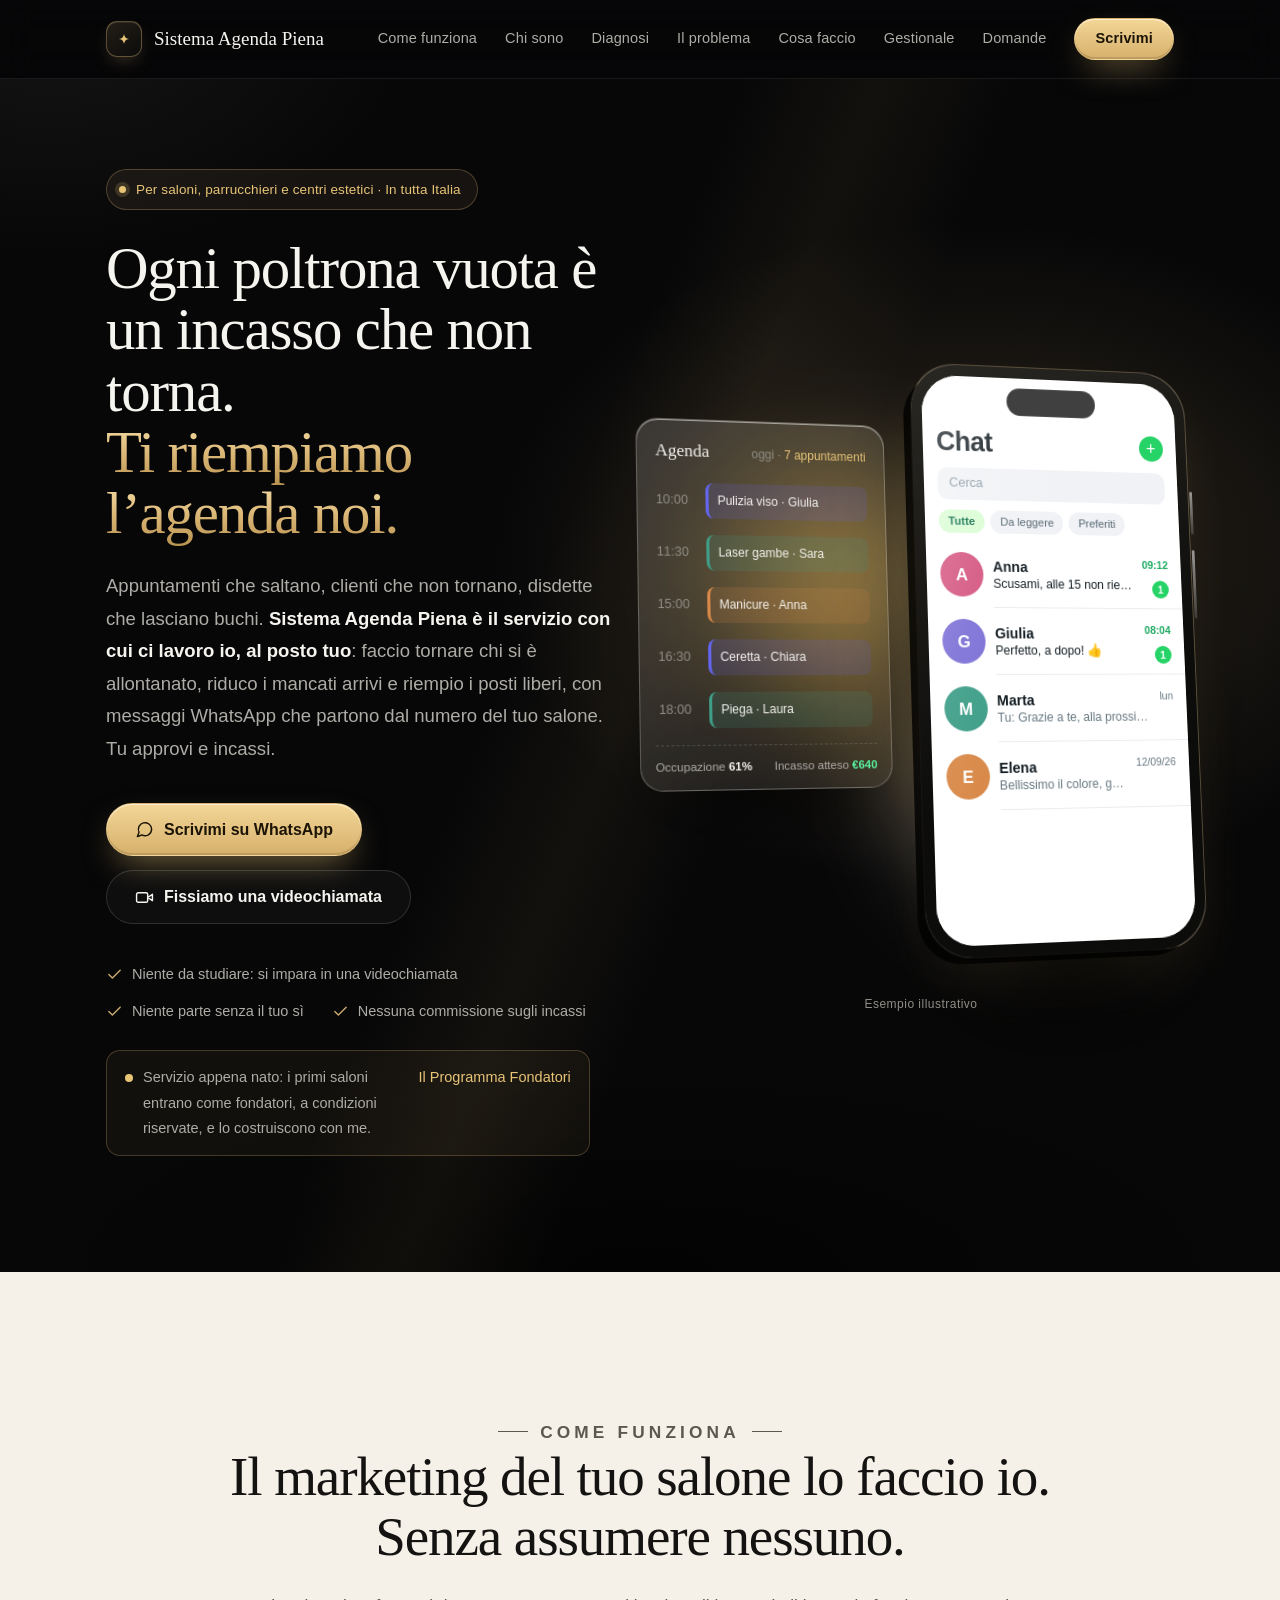
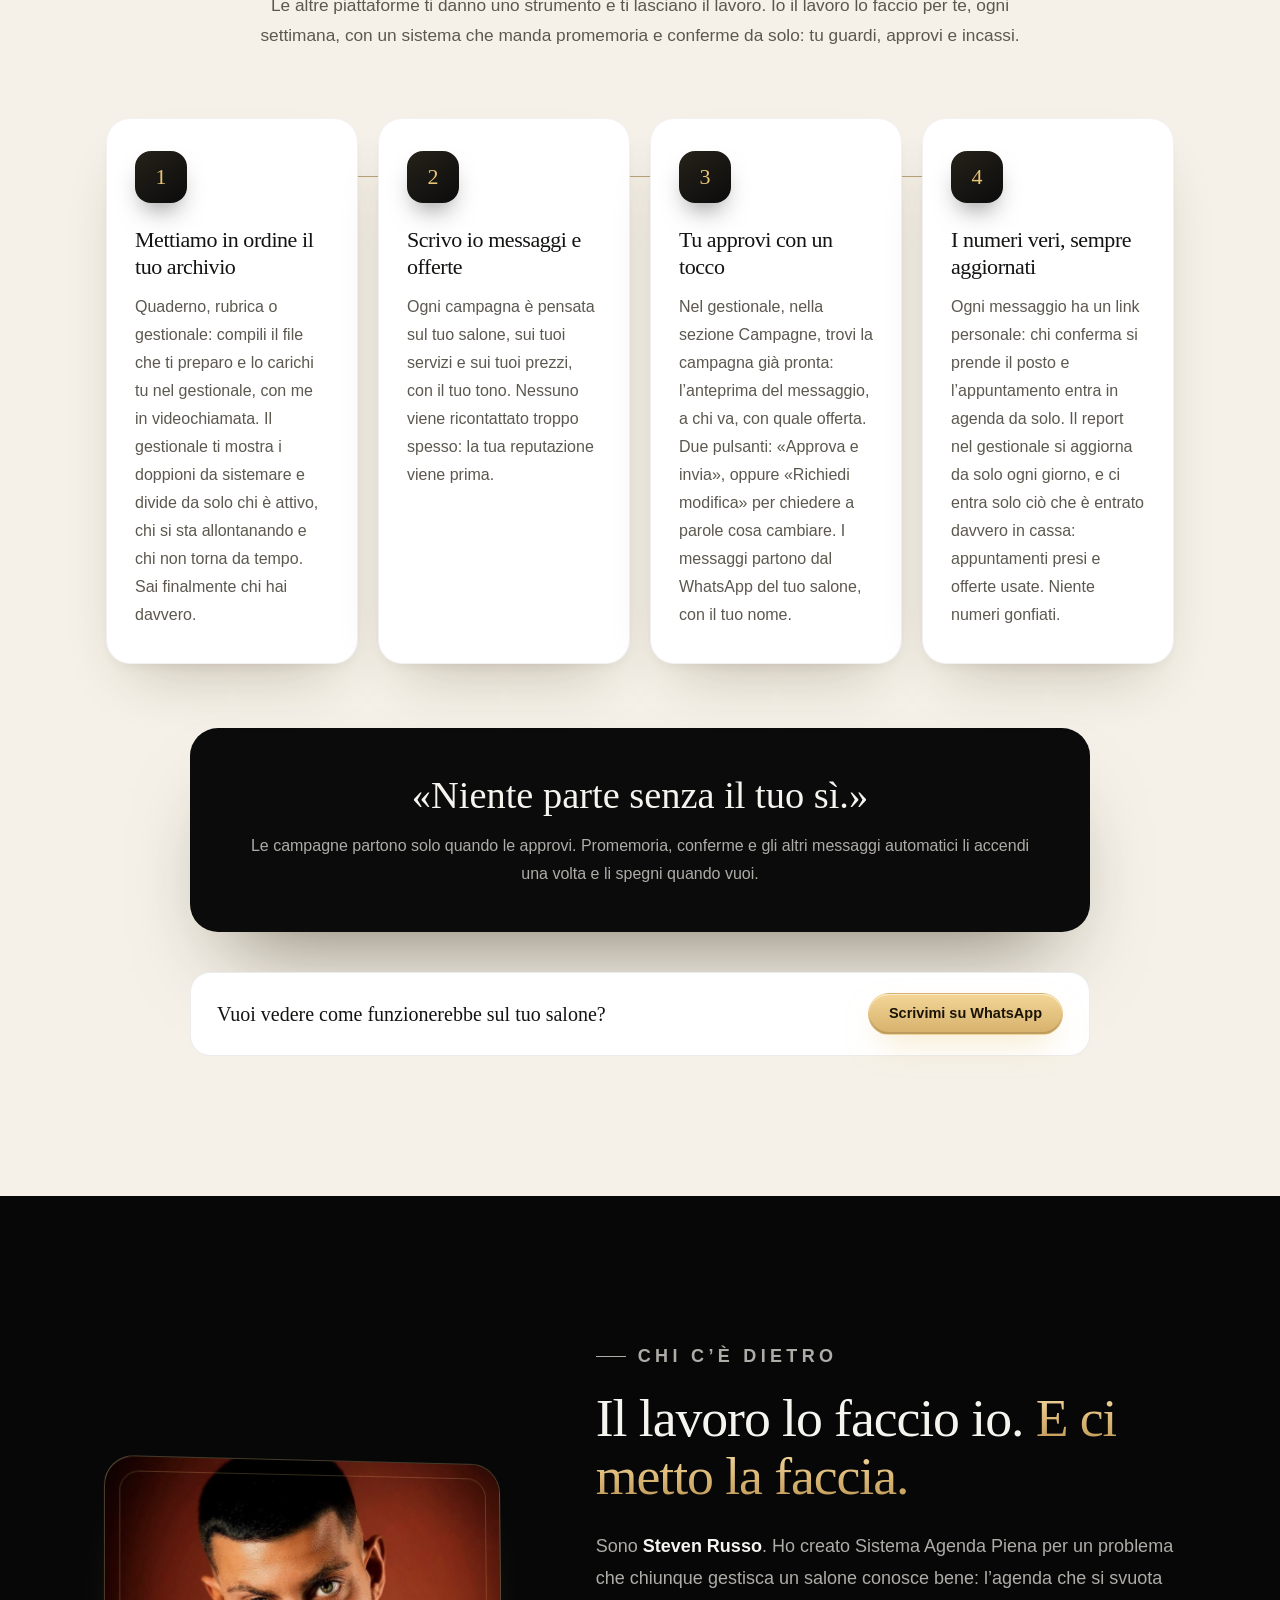
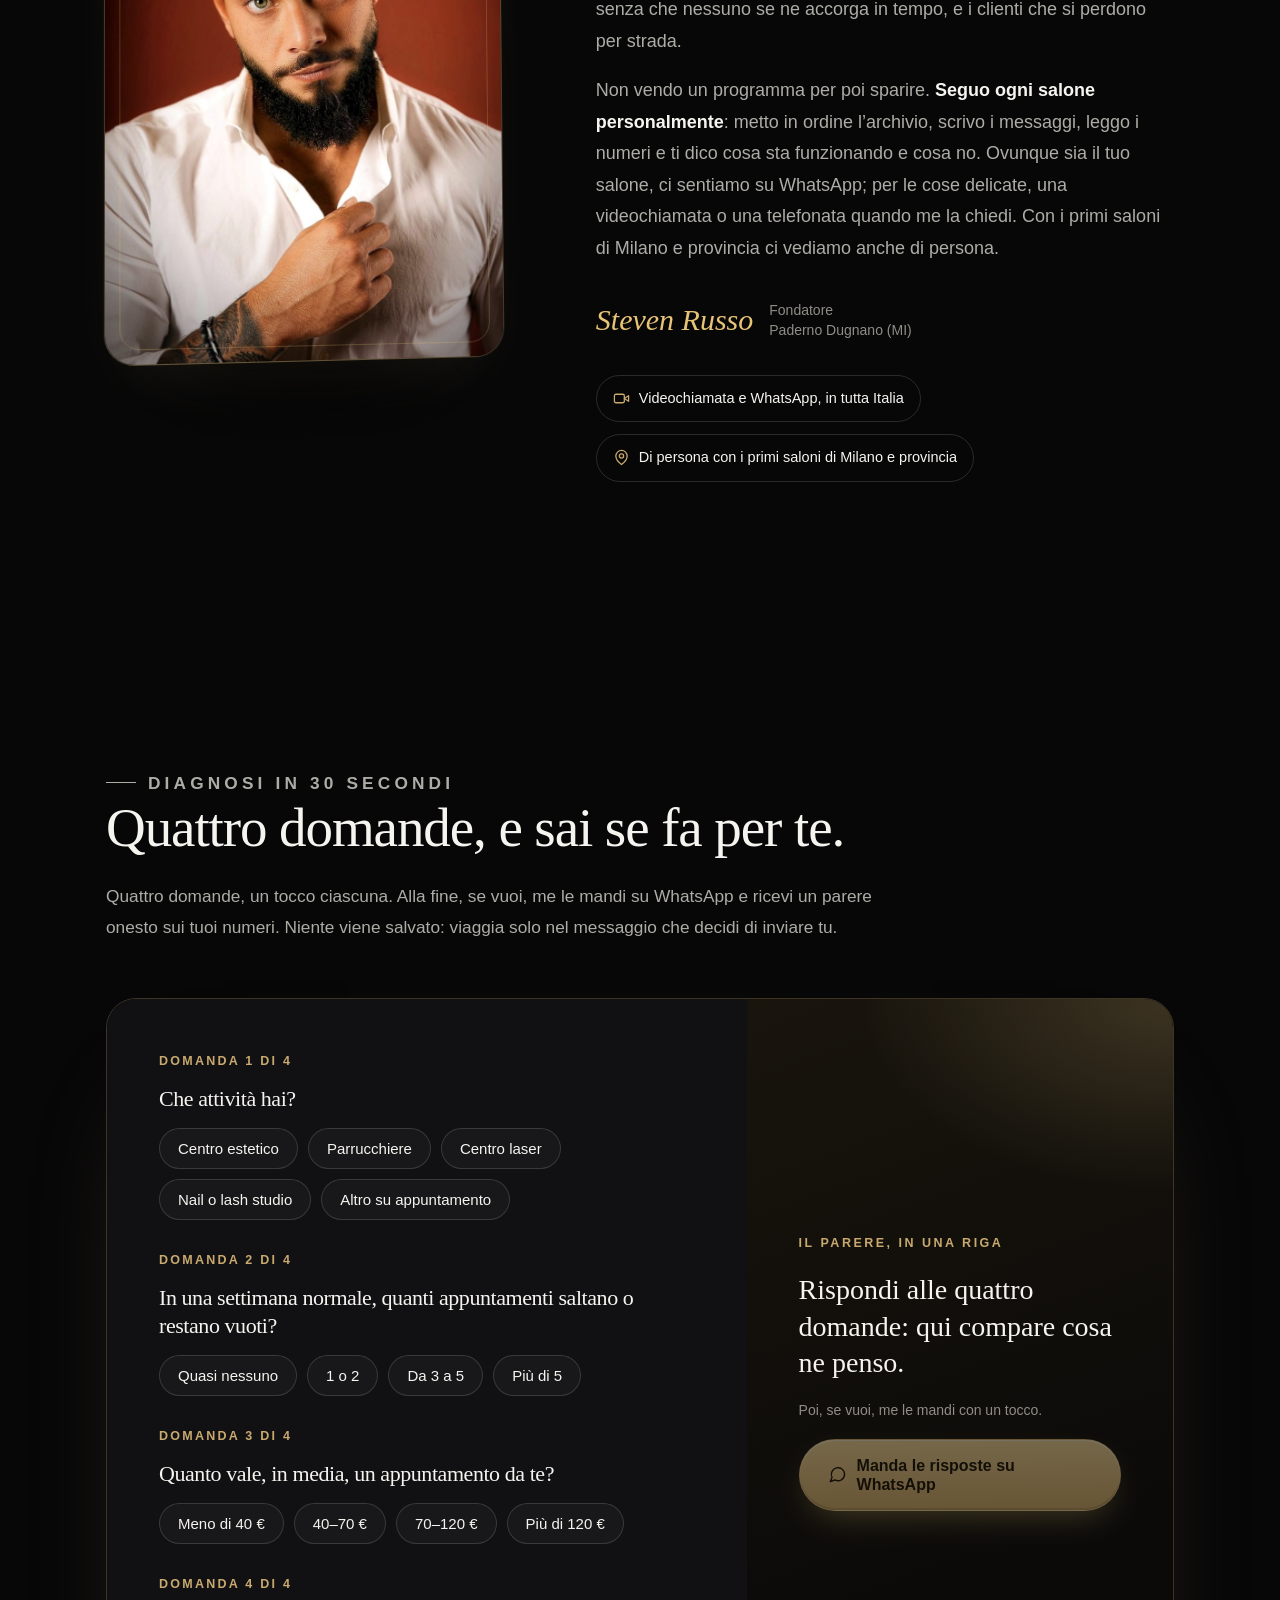
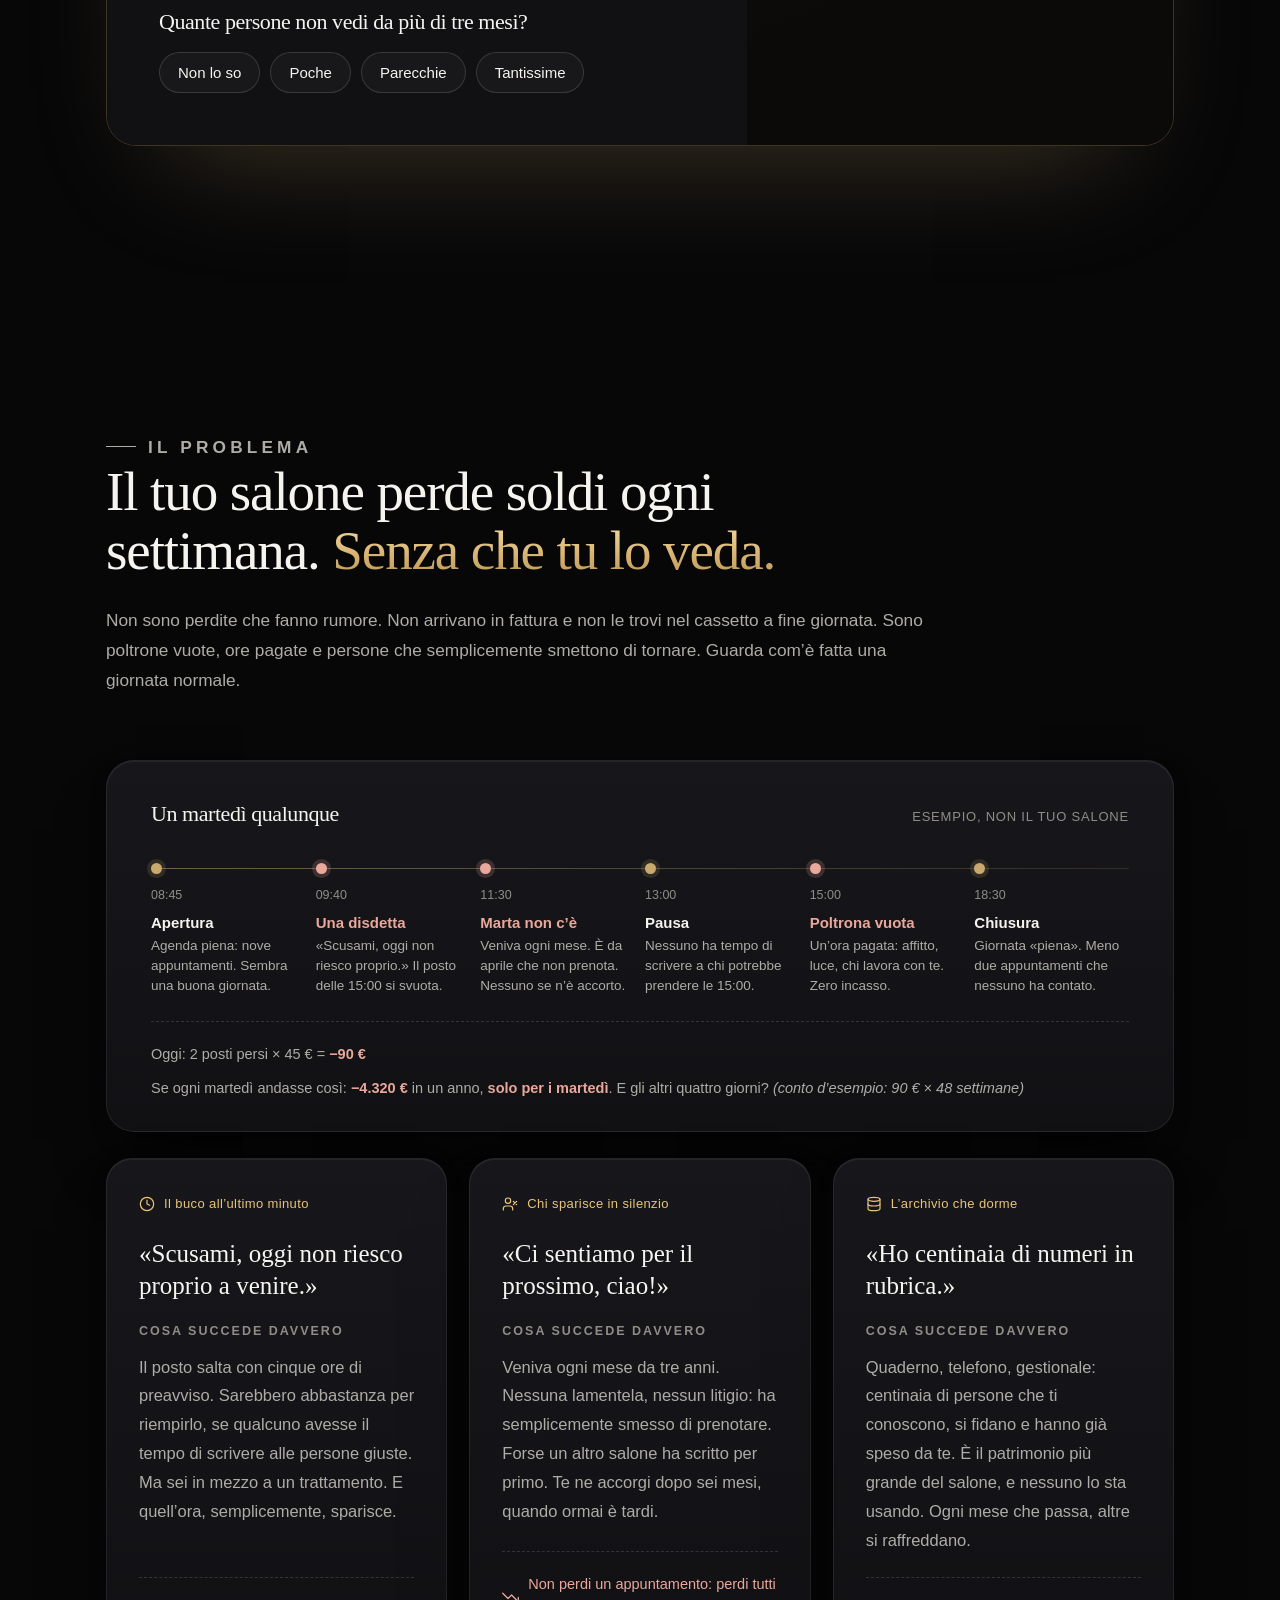
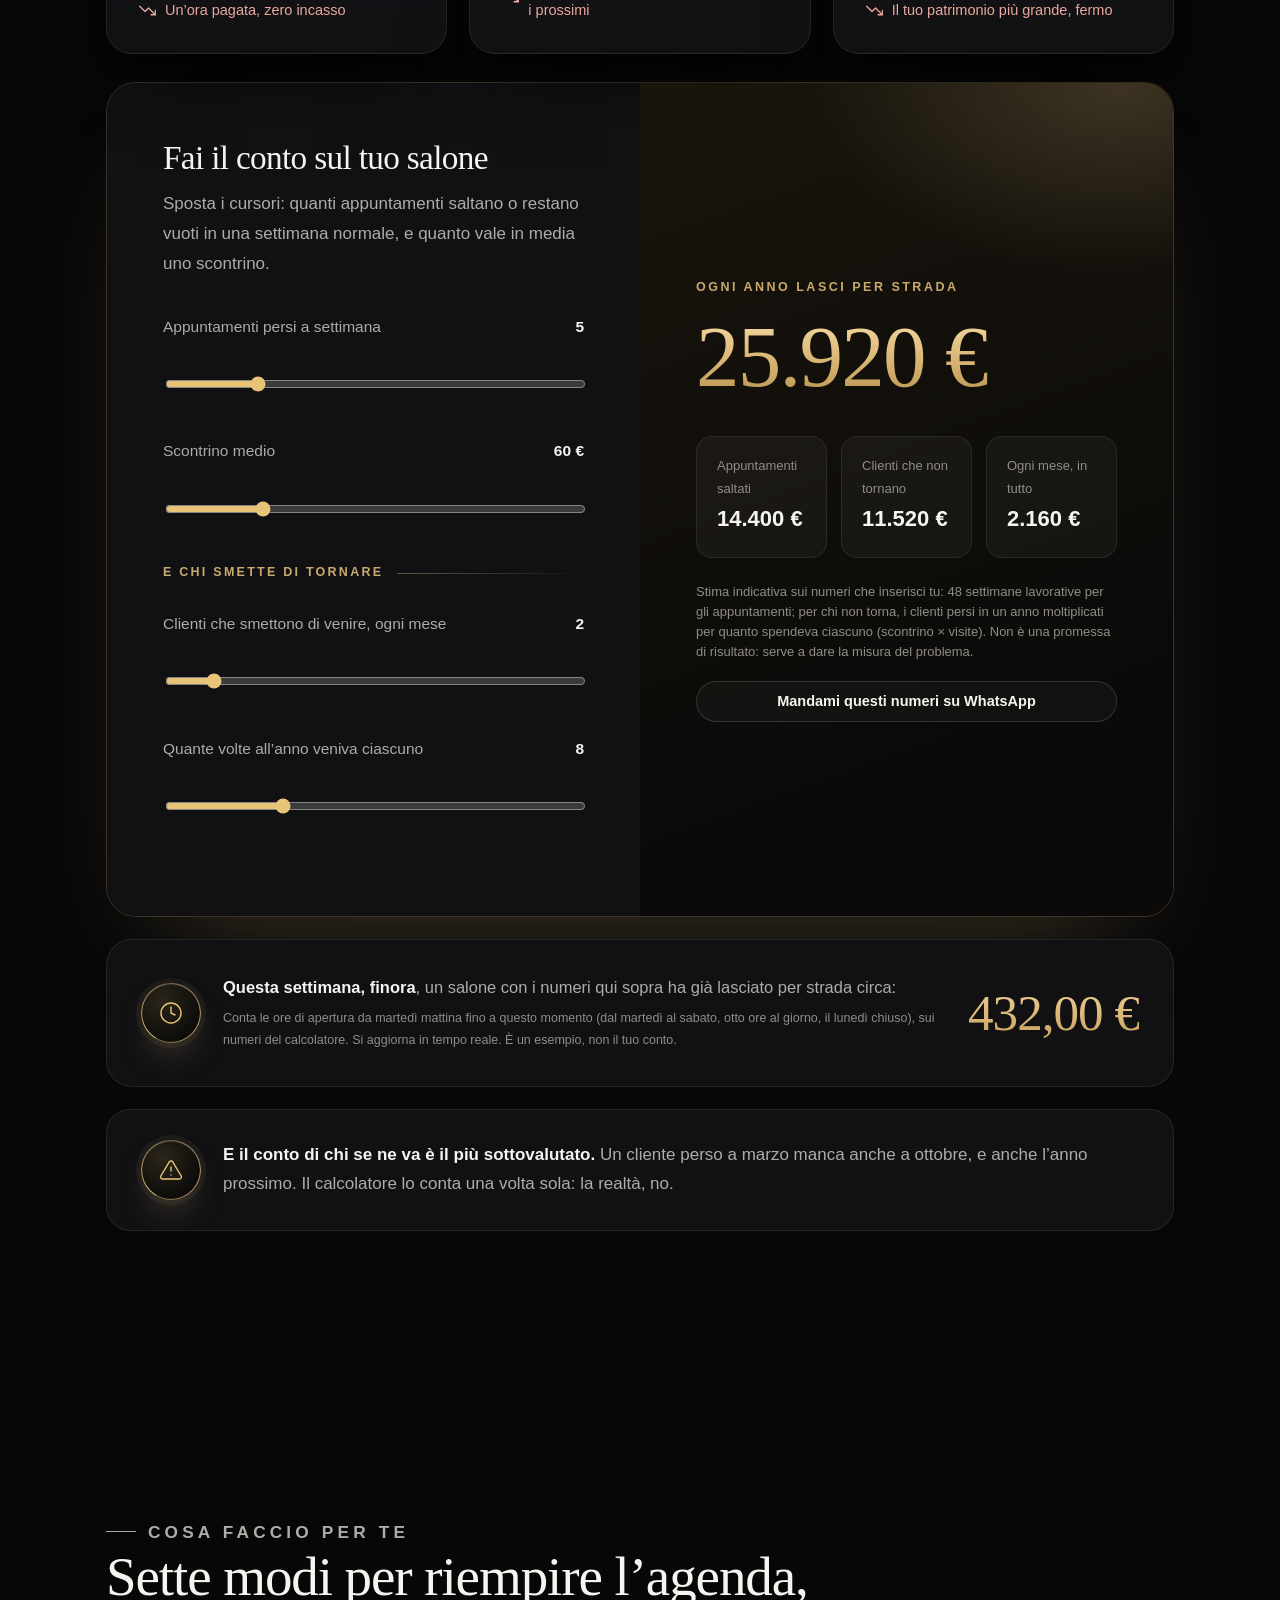
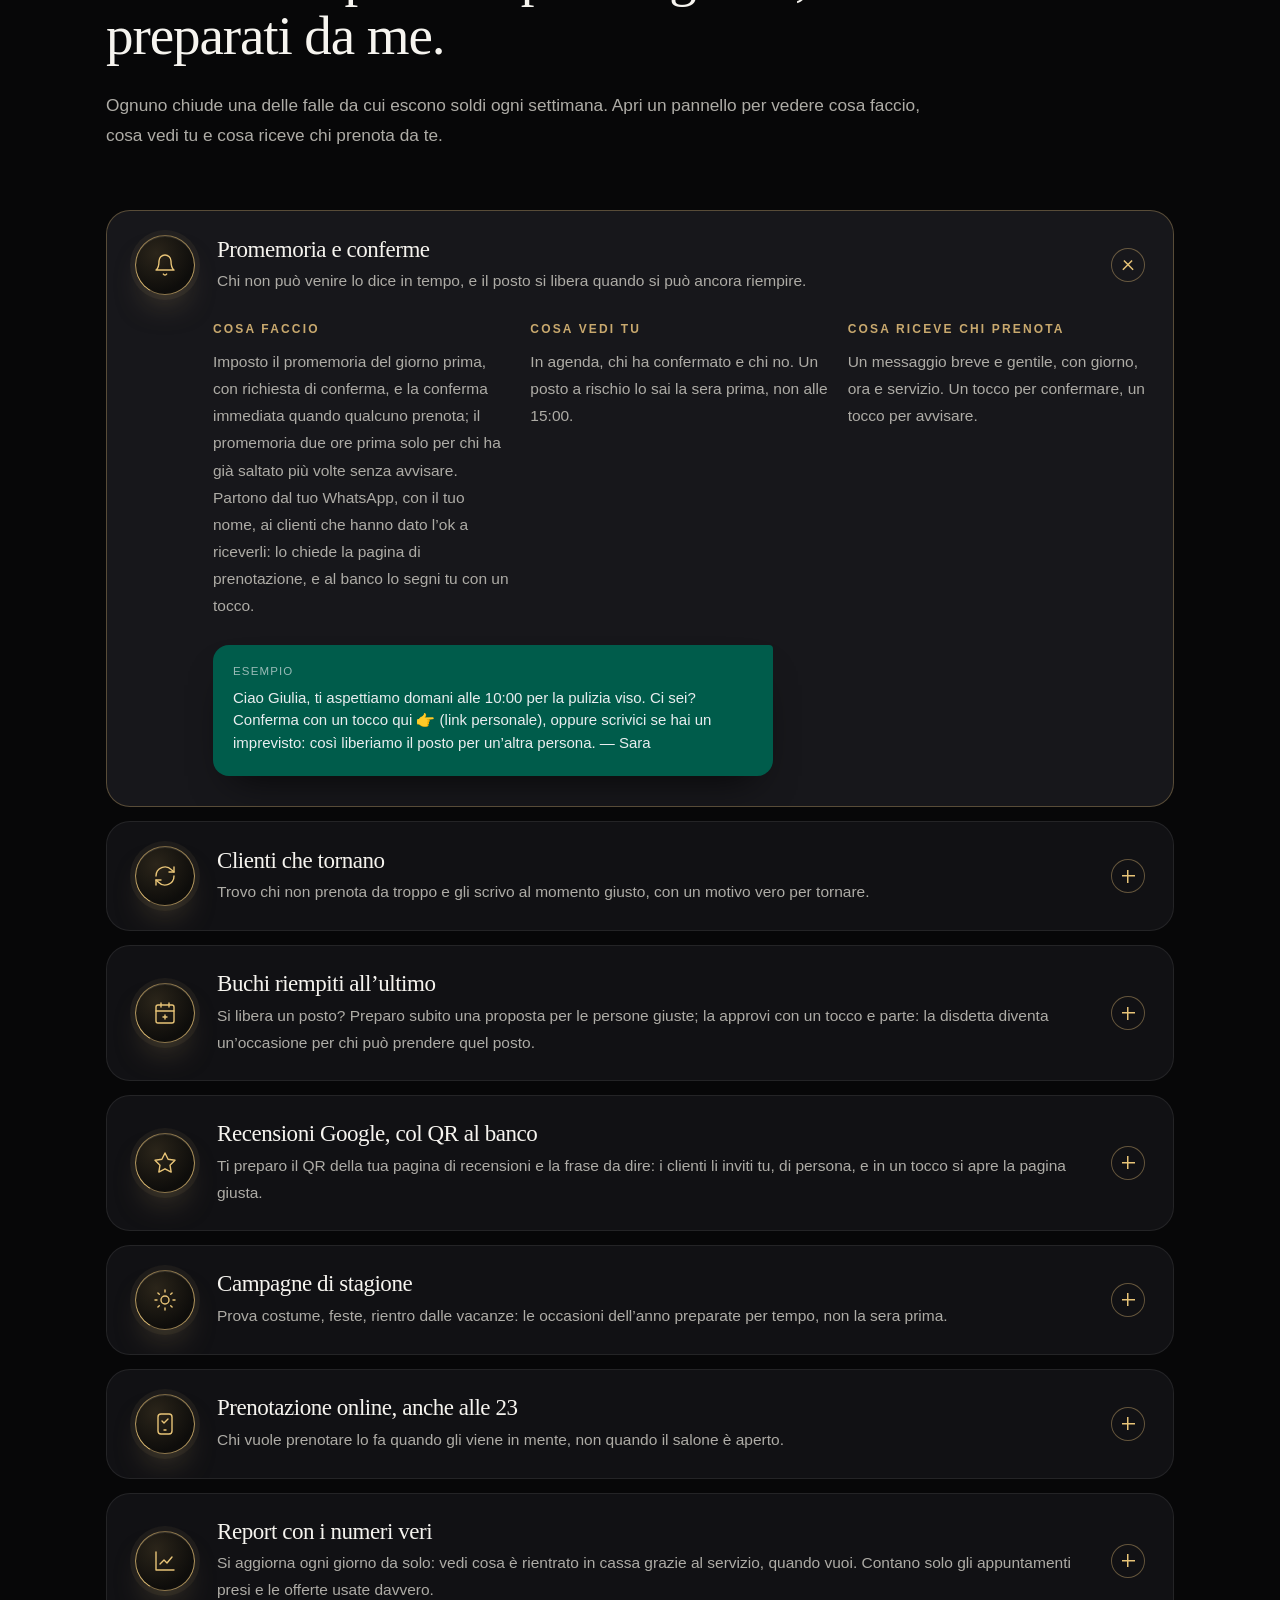
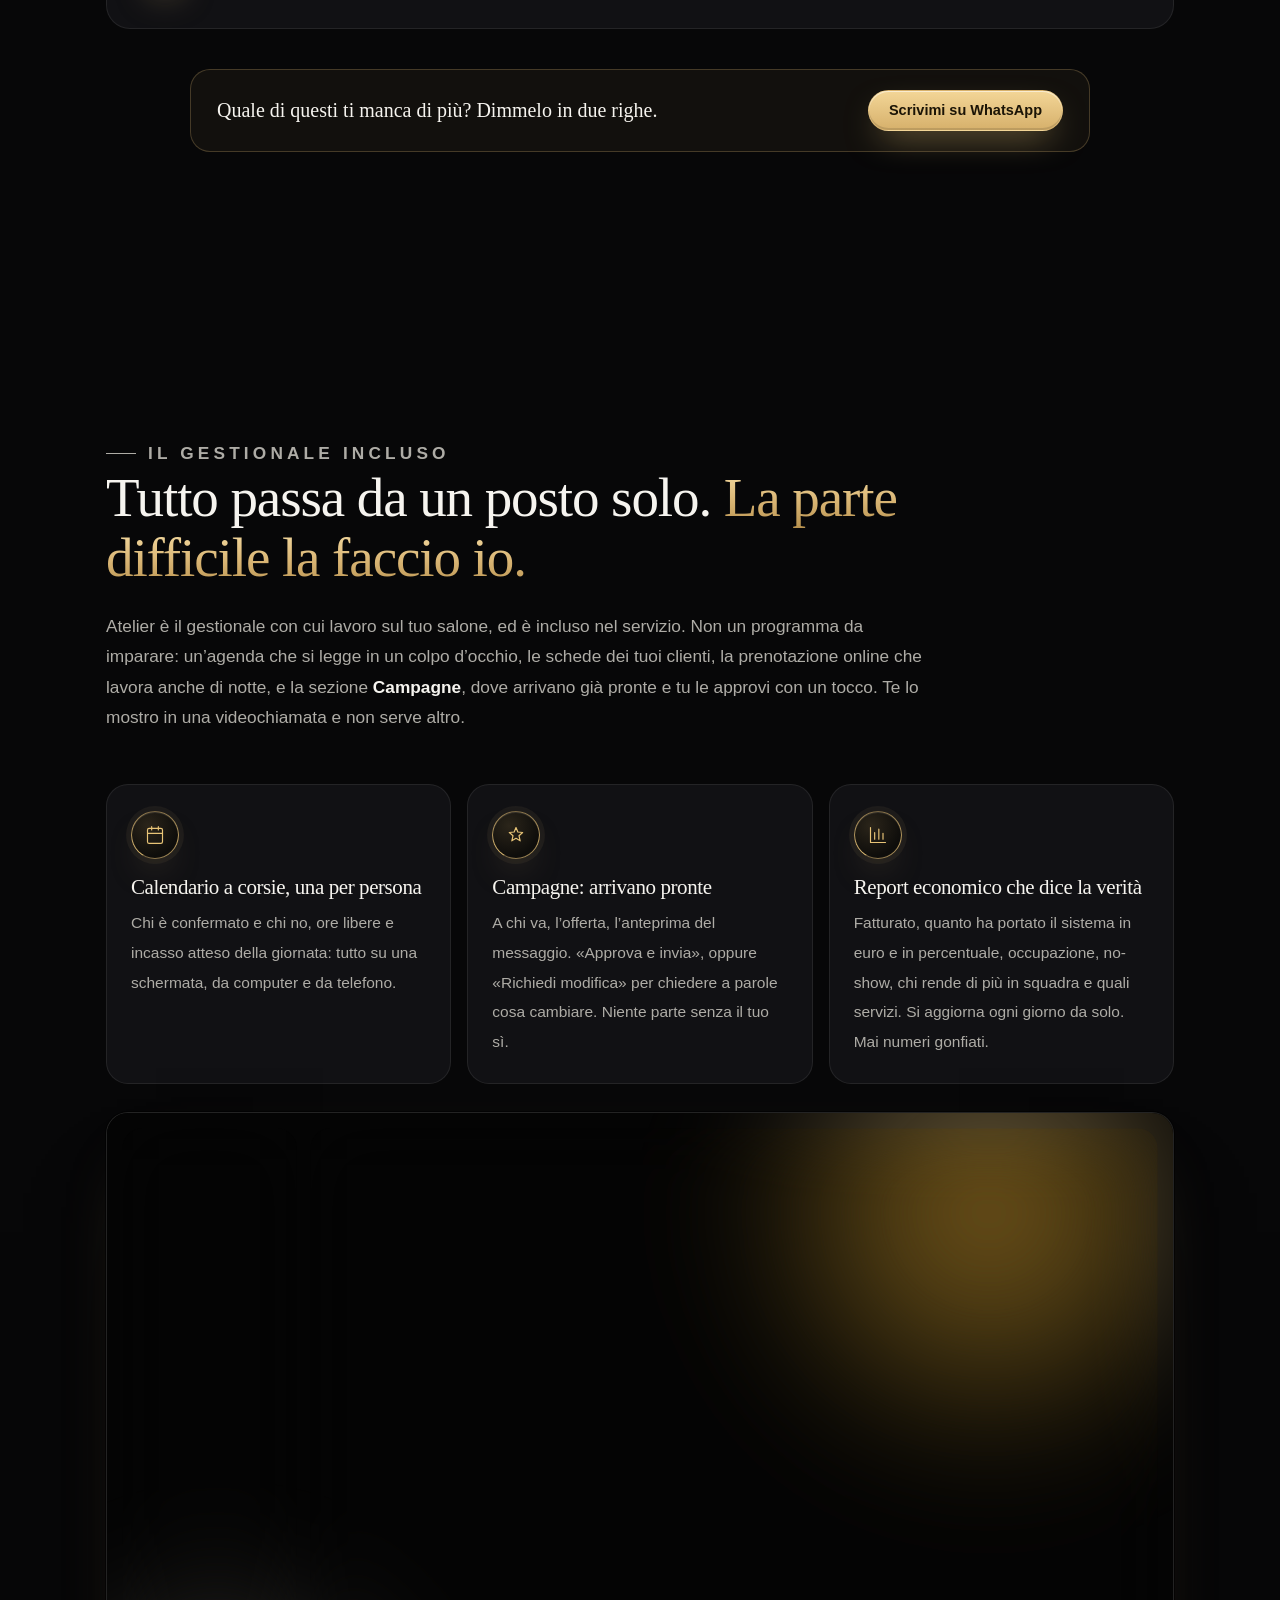
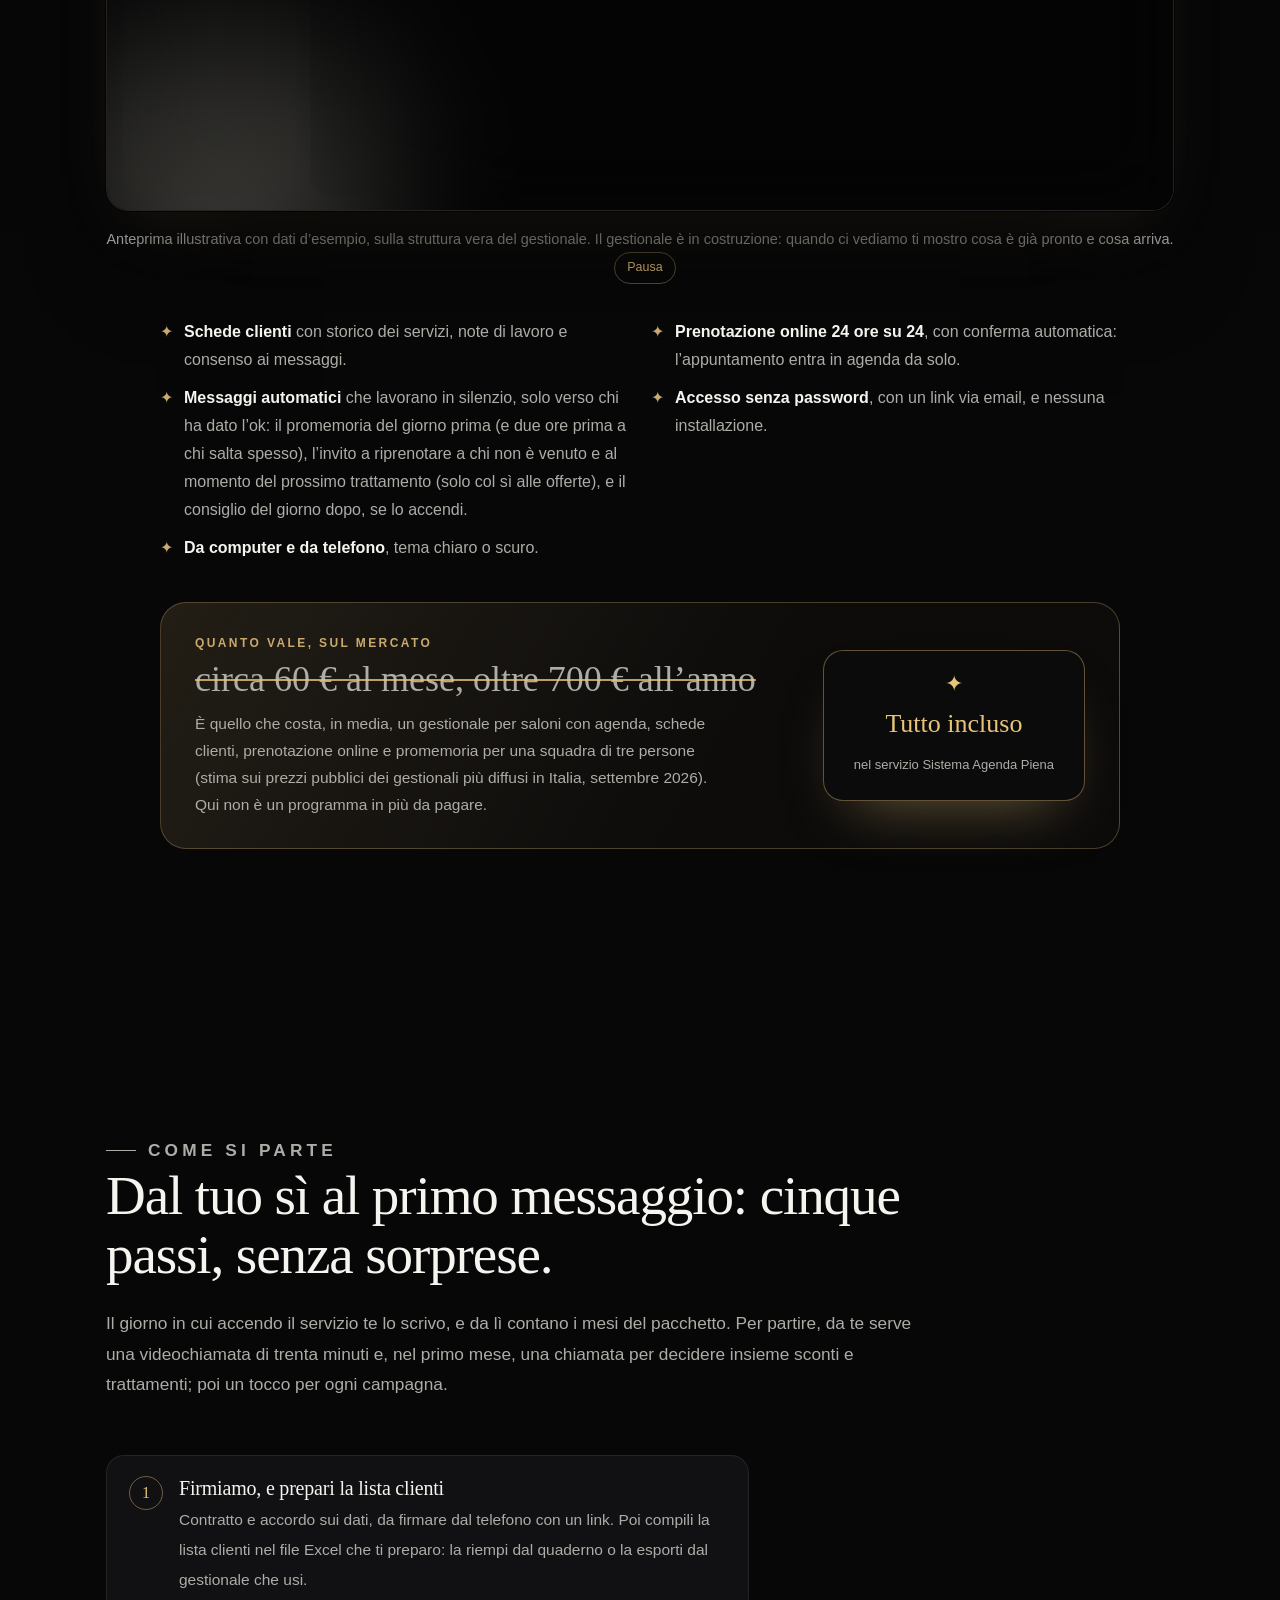
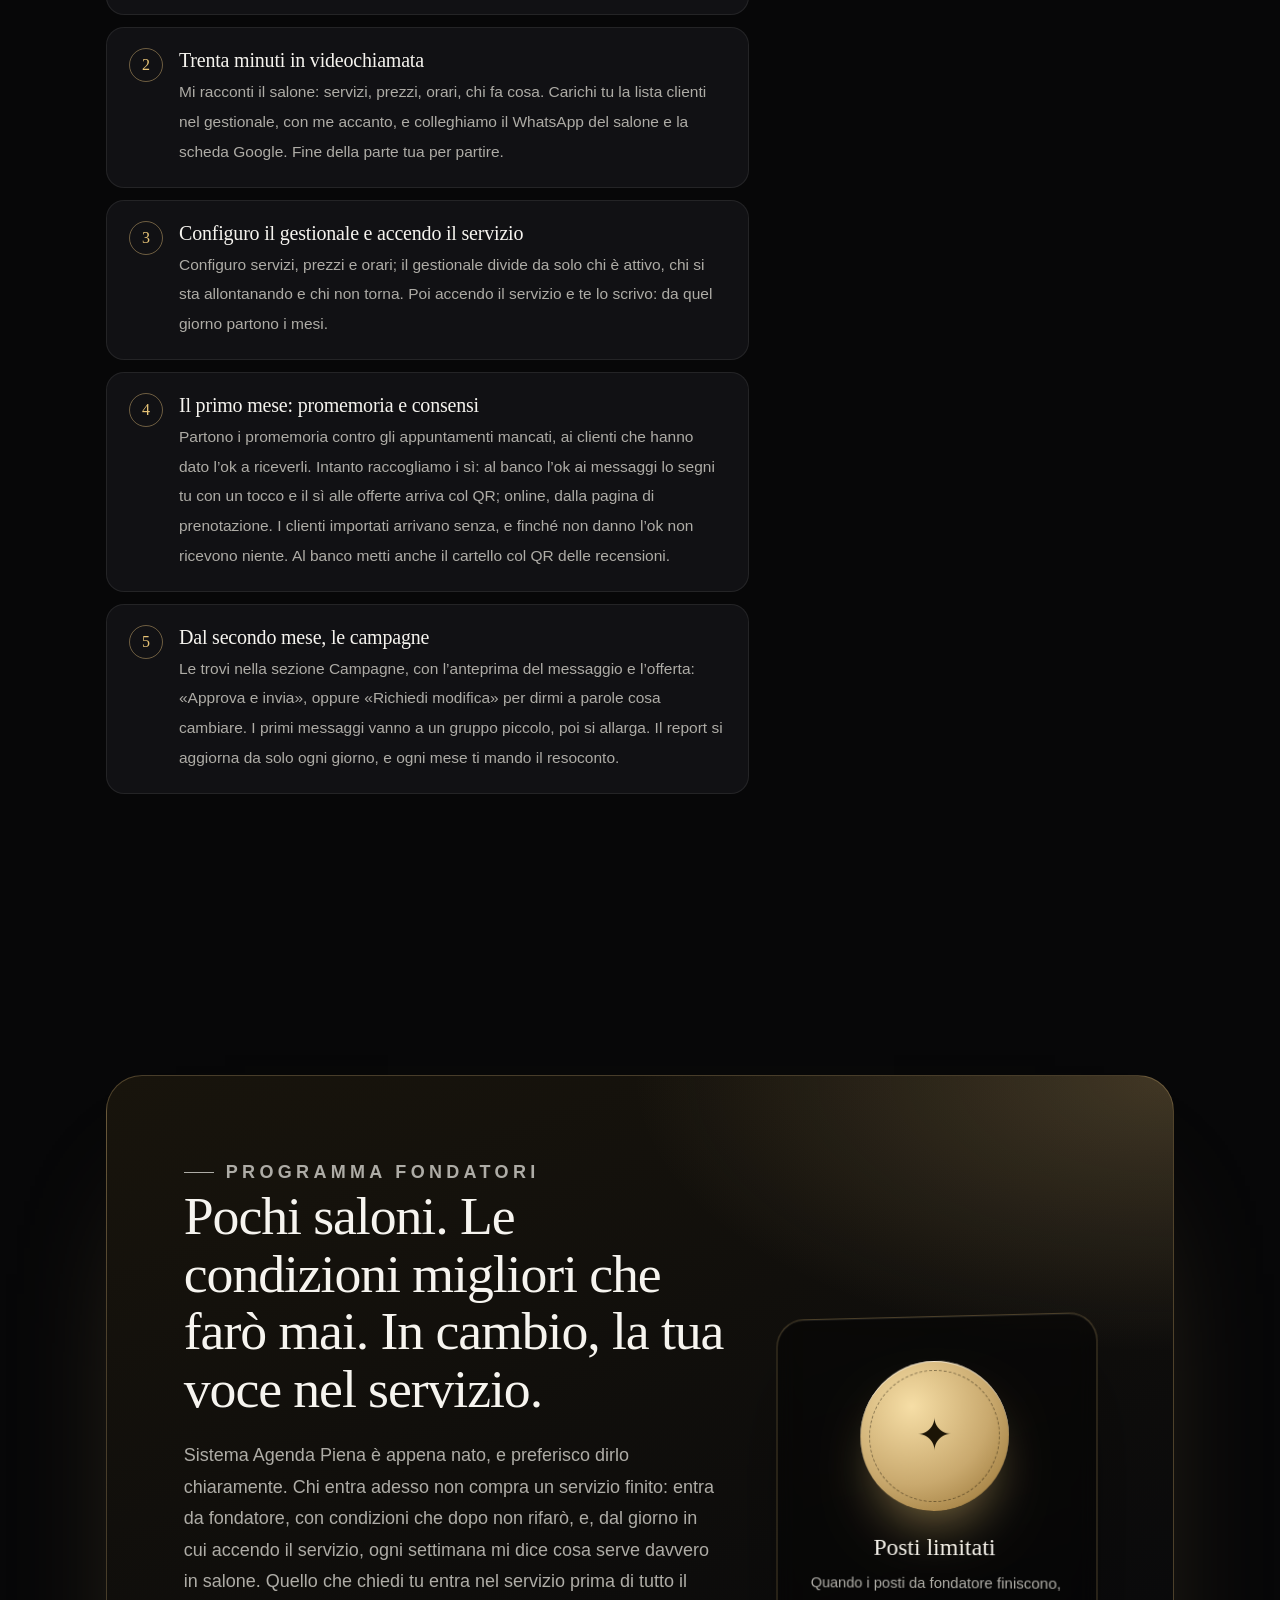
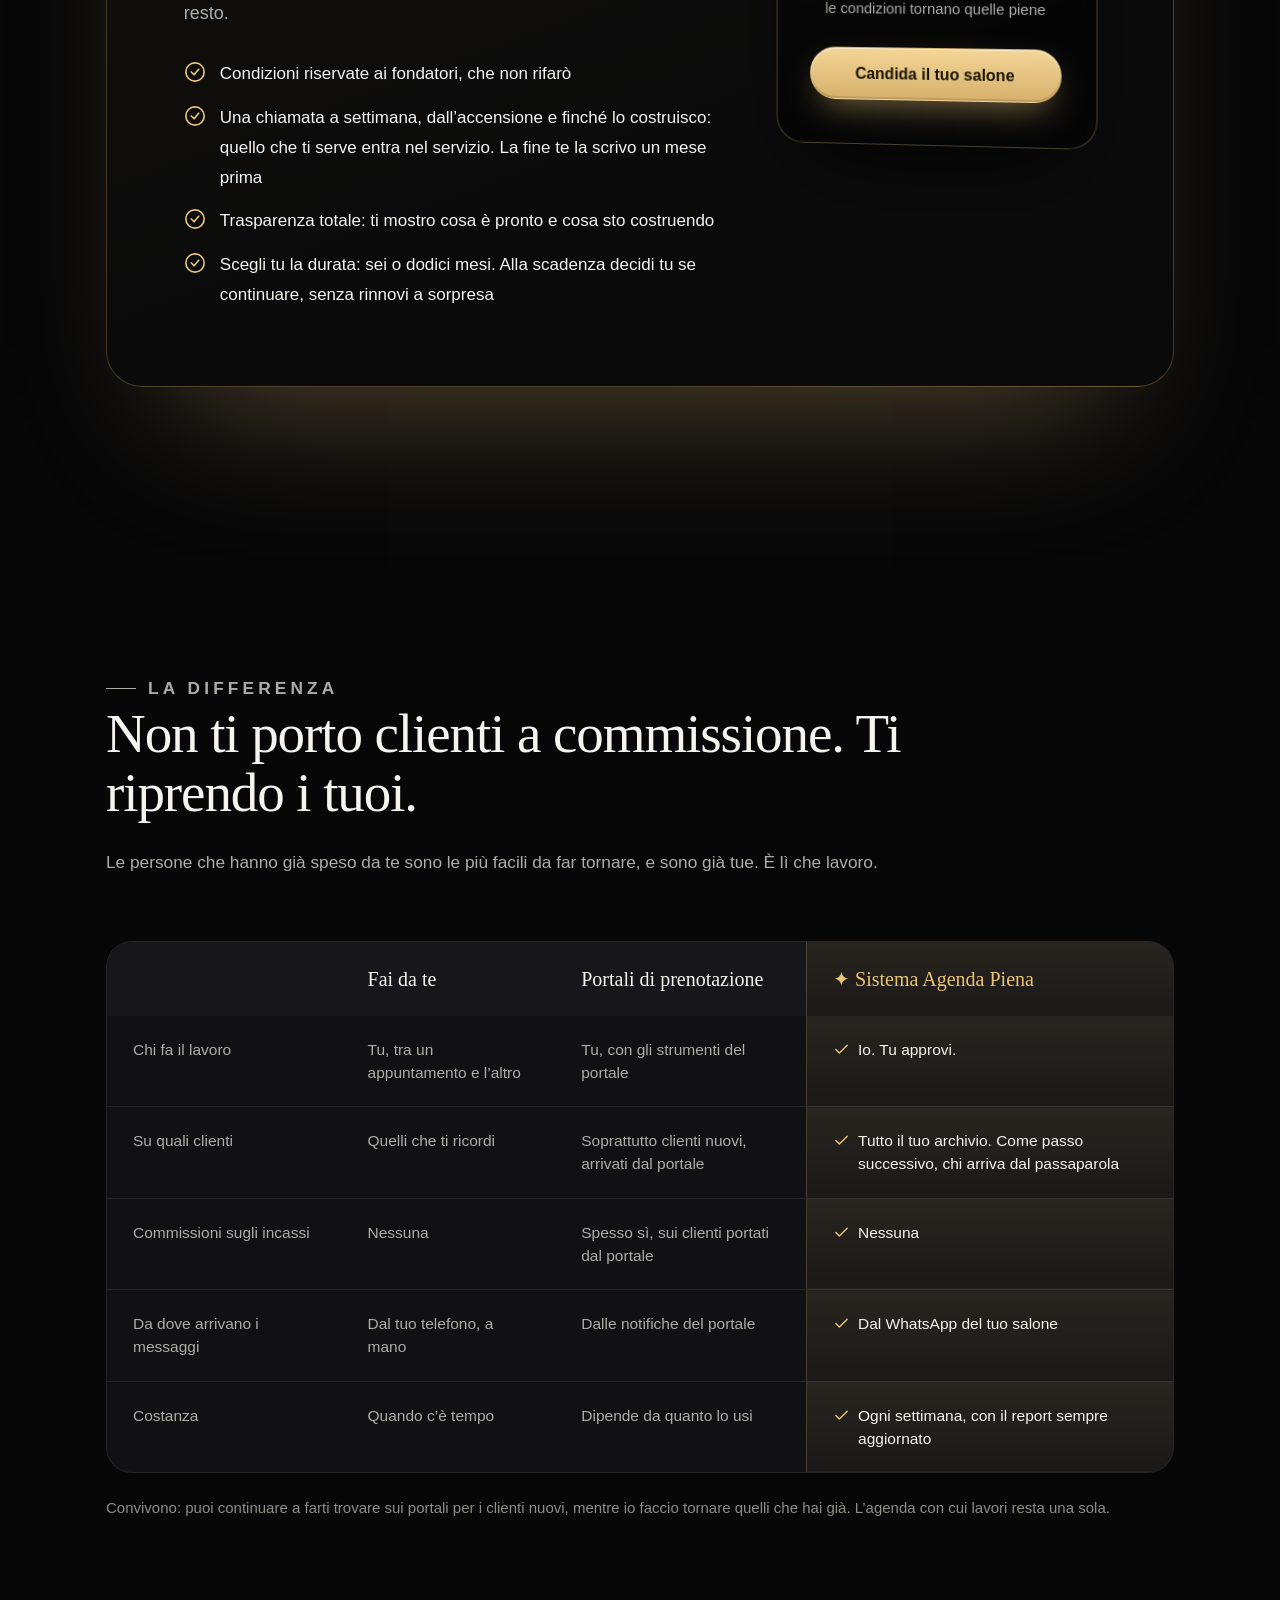
<file: index.html>
<!doctype html>
<html lang="it">
<head>
<meta charset="utf-8">
<meta name="viewport" content="width=device-width, initial-scale=1">
<meta name="facebook-domain-verification" content="psw9f0mkq30vuq7ddrkjx1qlrtnvbq" />
<title>Sistema Agenda Piena: agenda piena per saloni e centri estetici</title>
<meta name="description" content="Meno appuntamenti mancati, clienti che tornano e buchi riempiti, con WhatsApp dal numero del tuo salone. Milano e provincia in salone, tutta Italia a distanza.">
<link rel="canonical" href="https://sistemaagendapiena.it/">
<meta name="robots" content="index, follow, max-image-preview:large, max-snippet:-1">
<meta name="author" content="Steven Russo">
<meta name="theme-color" content="#070708">
<link rel="icon" href="assets/favicon.svg" type="image/svg+xml">
<link rel="stylesheet" href="assets/site.css">
<link rel="alternate" type="text/plain" href="llms.txt" title="Riassunto per assistenti AI">

<meta property="og:type" content="website">
<meta property="og:locale" content="it_IT">
<meta property="og:site_name" content="Sistema Agenda Piena">
<meta property="og:url" content="https://sistemaagendapiena.it/">
<meta property="og:title" content="Sistema Agenda Piena — Ti riempiamo l’agenda noi">
<meta property="og:description" content="Meno appuntamenti mancati, più clienti che tornano, meno buchi in agenda. Per saloni, parrucchieri e centri estetici. Il lavoro lo faccio io, i messaggi partono dal WhatsApp del tuo salone.">
<meta property="og:image" content="https://sistemaagendapiena.it/assets/og.png">
<meta property="og:image:width" content="1200">
<meta property="og:image:height" content="630">
<meta property="og:image:alt" content="Sistema Agenda Piena — Ti riempiamo l’agenda noi">
<meta name="twitter:card" content="summary_large_image">
<meta name="twitter:title" content="Sistema Agenda Piena — Ti riempiamo l’agenda noi">
<meta name="twitter:description" content="Meno appuntamenti mancati, più clienti che tornano, meno buchi in agenda. Per saloni, parrucchieri e centri estetici.">
<meta name="twitter:image" content="https://sistemaagendapiena.it/assets/og.png">

<script type="application/ld+json">
{
  "@context": "https://schema.org",
  "@graph": [
    {
      "@type": "ProfessionalService",
      "@id": "https://sistemaagendapiena.it/#azienda",
      "name": "Sistema Agenda Piena",
      "legalName": "Russo Steven",
      "alternateName": "Agenda Piena",
      "url": "https://sistemaagendapiena.it/",
      "logo": "https://sistemaagendapiena.it/assets/logo-512.png",
      "image": "https://sistemaagendapiena.it/assets/og.png",
      "description": "Servizio per saloni di bellezza, parrucchieri e centri estetici che fa tornare i clienti che non prenotano da tempo, riduce gli appuntamenti mancati (no-show) e riempie i posti lasciati liberi dalle disdette, con messaggi WhatsApp inviati dal numero del salone. Il lavoro operativo è svolto da Steven Russo; chi gestisce il salone approva ogni campagna e accende una volta i messaggi automatici. Include il QR per le recensioni Google al banco del salone e, come passo successivo, campagne di passaparola. Il gestionale per agenda e schede clienti è incluso.",
      "slogan": "Ti riempiamo l’agenda noi.",
      "foundingDate": "2026",
      "email": "info@sistemaagendapiena.it",
      "telephone": "+39 338 750 5153",
      "vatID": "IT14794090960",
      "founder": { "@id": "https://sistemaagendapiena.it/#steven-russo" },
      "address": {
        "@type": "PostalAddress",
        "streetAddress": "Via Reali 142, scala 1, interno 1",
        "postalCode": "20037",
        "addressLocality": "Paderno Dugnano",
        "addressRegion": "MI",
        "addressCountry": "IT"
      },
      "areaServed": [
        { "@type": "AdministrativeArea", "name": "Città metropolitana di Milano" },
        { "@type": "AdministrativeArea", "name": "Lombardia" },
        { "@type": "Country", "name": "Italia" }
      ],
      "knowsAbout": [
        "riduzione degli appuntamenti mancati (no-show) in saloni e centri estetici",
        "riattivazione dei clienti che non tornano nei saloni di bellezza",
        "gestione delle disdette dell’ultimo minuto e riempimento dei buchi in agenda",
        "promemoria e conferme degli appuntamenti su WhatsApp",
        "recensioni Google per saloni e centri estetici, con il QR al banco",
        "campagne di passaparola per parrucchieri ed estetiste",
        "marketing sull’archivio clienti per attività su appuntamento",
        "fidelizzazione dei clienti di saloni e centri estetici"
      ],
      "contactPoint": {
        "@type": "ContactPoint",
        "contactType": "informazioni commerciali",
        "telephone": "+39 338 750 5153",
        "email": "info@sistemaagendapiena.it",
        "availableLanguage": "Italian",
        "areaServed": "IT"
      }
    },
    {
      "@type": "Person",
      "@id": "https://sistemaagendapiena.it/#steven-russo",
      "name": "Steven Russo",
      "image": "https://sistemaagendapiena.it/assets/steven-russo-square.jpg",
      "jobTitle": "Fondatore di Sistema Agenda Piena",
      "worksFor": { "@id": "https://sistemaagendapiena.it/#azienda" },
      "email": "info@sistemaagendapiena.it",
      "knowsAbout": ["riduzione dei no-show nei saloni", "riattivazione clienti", "marketing WhatsApp per centri estetici"],
      "address": { "@type": "PostalAddress", "addressLocality": "Paderno Dugnano", "addressRegion": "MI", "addressCountry": "IT" }
    },
    {
      "@type": "Service",
      "@id": "https://sistemaagendapiena.it/#servizio",
      "name": "Sistema Agenda Piena",
      "serviceType": "Riattivazione clienti, riduzione dei no-show e riempimento dell’agenda per saloni e centri estetici",
      "provider": { "@id": "https://sistemaagendapiena.it/#azienda" },
      "areaServed": [
        { "@type": "AdministrativeArea", "name": "Città metropolitana di Milano" },
        { "@type": "Country", "name": "Italia" }
      ],
      "audience": { "@type": "BusinessAudience", "audienceType": "Saloni di bellezza, parrucchieri, centri estetici, centri laser, nail e lash studio" },
      "description": "Servizio svolto per conto del salone: ordine e segmentazione dell’archivio clienti, promemoria e conferme degli appuntamenti su WhatsApp, campagne per far tornare i clienti fermi, proposte per riempire i posti liberati all’ultimo minuto, messaggio per riprenotare, QR per le recensioni Google al banco, campagne stagionali, report economico aggiornato ogni giorno. Come passo successivo, campagne di passaparola. I messaggi partono dal numero WhatsApp del salone: le campagne solo dopo l’approvazione di chi gestisce il salone, i messaggi automatici una volta che li ha accesi. Gestionale incluso.",
      "hasOfferCatalog": {
        "@type": "OfferCatalog",
        "name": "Cosa comprende il servizio",
        "itemListElement": [
          { "@type": "Offer", "itemOffered": { "@type": "Service", "name": "Promemoria e conferme degli appuntamenti su WhatsApp" } },
          { "@type": "Offer", "itemOffered": { "@type": "Service", "name": "Riattivazione dei clienti che non tornano" } },
          { "@type": "Offer", "itemOffered": { "@type": "Service", "name": "Riempimento dei posti liberati da disdette all’ultimo minuto" } },
          { "@type": "Offer", "itemOffered": { "@type": "Service", "name": "QR per le recensioni Google al banco del salone" } },
          { "@type": "Offer", "itemOffered": { "@type": "Service", "name": "Campagne stagionali" } },
          { "@type": "Offer", "itemOffered": { "@type": "Service", "name": "Prenotazione online 24 ore su 24 con conferma automatica" } },
          { "@type": "Offer", "itemOffered": { "@type": "Service", "name": "Report economico aggiornato ogni giorno con i risultati incassati" } },
          { "@type": "Offer", "itemOffered": { "@type": "SoftwareApplication", "name": "Gestionale Atelier: agenda, schede clienti, prenotazione online (in costruzione)", "applicationCategory": "BusinessApplication", "description": "Incluso nel servizio. In costruzione: all’incontro viene mostrato cosa è già pronto e cosa arriva." } }
        ]
      }
    },
    {
      "@type": "WebSite",
      "@id": "https://sistemaagendapiena.it/#sito",
      "url": "https://sistemaagendapiena.it/",
      "name": "Sistema Agenda Piena",
      "inLanguage": "it-IT",
      "publisher": { "@id": "https://sistemaagendapiena.it/#azienda" }
    },
    {
      "@type": "WebPage",
      "@id": "https://sistemaagendapiena.it/#pagina",
      "url": "https://sistemaagendapiena.it/",
      "name": "Sistema Agenda Piena: agenda piena per saloni e centri estetici",
      "isPartOf": { "@id": "https://sistemaagendapiena.it/#sito" },
      "about": { "@id": "https://sistemaagendapiena.it/#servizio" },
      "primaryImageOfPage": "https://sistemaagendapiena.it/assets/og.png",
      "inLanguage": "it-IT",
      "dateModified": "2026-10-21"
    },
    {
      "@type": "ItemList",
      "@id": "https://sistemaagendapiena.it/#guide",
      "name": "Guide per chi gestisce un salone",
      "itemListElement": [
        { "@type": "ListItem", "position": 1, "url": "https://sistemaagendapiena.it/guide/appuntamenti-mancati.html", "name": "Clienti che non si presentano: come ridurre gli appuntamenti mancati" },
        { "@type": "ListItem", "position": 2, "url": "https://sistemaagendapiena.it/guide/clienti-che-non-tornano.html", "name": "Clienti che non tornano più: come riattivarli senza essere insistenti" },
        { "@type": "ListItem", "position": 3, "url": "https://sistemaagendapiena.it/guide/buchi-in-agenda.html", "name": "Disdette all’ultimo minuto: come riempire i buchi in agenda" },
        { "@type": "ListItem", "position": 4, "url": "https://sistemaagendapiena.it/guide/recensioni-google.html", "name": "Come avere più recensioni Google per il tuo salone" },
        { "@type": "ListItem", "position": 5, "url": "https://sistemaagendapiena.it/guide/passaparola.html", "name": "Il passaparola che funziona: porta un’amica o un amico, senza svendere" }
      ]
    },
    {
      "@type": "FAQPage",
      "@id": "https://sistemaagendapiena.it/#domande",
      "mainEntity": [
        {
          "@type": "Question",
          "name": "Che cos’è Sistema Agenda Piena?",
          "acceptedAnswer": { "@type": "Answer", "text": "Sistema Agenda Piena è un servizio per saloni di bellezza, parrucchieri e centri estetici che fa tornare i clienti che non prenotano da tempo, riduce gli appuntamenti mancati e riempie i posti lasciati liberi dalle disdette. I messaggi partono su WhatsApp dal numero del salone. Il lavoro, cioè mettere in ordine l’archivio clienti, scrivere messaggi e offerte e leggere i risultati, lo faccio io, Steven Russo; chi gestisce il salone approva ogni campagna, e i messaggi automatici li accende una volta. Il gestionale per agenda e schede clienti è incluso nel servizio." }
        },
        {
          "@type": "Question",
          "name": "Come si riducono gli appuntamenti mancati in un salone o in un centro estetico?",
          "acceptedAnswer": { "@type": "Answer", "text": "Le misure che funzionano sono semplici: un promemoria con richiesta di conferma il giorno prima, un modo facile per disdire in tempo, una regola di disdetta chiara comunicata al momento della prenotazione e un sistema rapido per riassegnare il posto quando qualcuno disdice. La difficoltà, di solito, non è sapere cosa fare ma farlo ogni giorno senza eccezioni. Sistema Agenda Piena se ne occupa al posto del salone." }
        },
        {
          "@type": "Question",
          "name": "Come far tornare i clienti che non si vedono da mesi?",
          "acceptedAnswer": { "@type": "Answer", "text": "Prima bisogna sapere chi sono: le persone che venivano con regolarità e hanno smesso. Poi serve un messaggio personale, con un motivo concreto per tornare, inviato al momento giusto e senza insistere. Per i messaggi promozionali serve il consenso di chi li riceve. Io individuo questi clienti nell’archivio del salone, preparo i messaggi e li invio solo dopo l’approvazione di chi gestisce il salone." }
        },
        {
          "@type": "Question",
          "name": "Cosa fare quando si libera un posto all’ultimo minuto?",
          "acceptedAnswer": { "@type": "Answer", "text": "Agire subito: avvisare le persone che potrebbero volere quel servizio in quella fascia oraria, con una proposta chiara e una scadenza breve. Più passano le ore, più è difficile riempire il posto. Con Sistema Agenda Piena preparo la proposta in poco tempo, sui prezzi del salone, e parte su WhatsApp appena chi gestisce il salone la approva con un tocco. Ha un link personale dove servizio e orario sono già inseriti: chi conferma per primo si prende il posto e l’appuntamento entra in agenda da solo." }
        },
        {
          "@type": "Question",
          "name": "Porta anche clienti nuovi?",
          "acceptedAnswer": { "@type": "Answer", "text": "Il servizio nasce per far rendere i clienti che il salone ha già, che sono i più facili da far tornare. Ma porta clienti nuovi in modo indiretto: dal primo mese ti preparo il QR per le recensioni Google, con cui inviti tu i clienti al banco, e più recensioni vere significano più persone che scelgono il salone quando cercano su Google. Quando l’archivio lavora bene, il passo successivo sono le campagne di passaparola: porta un’amica o un amico, con un vantaggio per entrambi, a condizioni decise insieme. Per le recensioni nessun premio: Google lo vieta. Non faccio pubblicità a pagamento, grafiche o gestione dei social: lavoro su chi ti conosce già." }
        },
        {
          "@type": "Question",
          "name": "Come tratti i dati dei clienti del salone (GDPR)?",
          "acceptedAnswer": { "@type": "Answer", "text": "I dati restano del salone: li tratto per tuo conto, con un accordo scritto come prevede il GDPR (nomina a responsabile del trattamento), e se il rapporto finisce te li restituisco e li cancello. Ogni messaggio va solo a chi ha dato l’ok a riceverlo su WhatsApp, le offerte solo a chi ha dato il consenso; chi scrive STOP non riceve più offerte, e chi risponde BASTA non riceve più nessun messaggio. Uso solo la piattaforma ufficiale WhatsApp Business di Meta, sul numero del salone, e tratto il minimo indispensabile: nome, telefono, servizi, date, note di lavoro e, se li segni, compleanno, la persona del salone che preferisce, ogni quanto viene, il trattamento che fa di solito e se non vuole ricevere offerte, nessun dato sulla salute. Nessuna vendita o cessione dei dati a terzi. I documenti (accordo sul trattamento, informativa per i clienti, testo del consenso) li preparo io, pronti da firmare." }
        },
        {
          "@type": "Question",
          "name": "Cosa serve per partire, e quanto tempo mi chiede?",
          "acceptedAnswer": { "@type": "Answer", "text": "Da te servono sei cose: la lista clienti nel file Excel che ti preparo (la compili dal quaderno o la esporti dal gestionale che usi), il numero WhatsApp del salone, un profilo Facebook tuo per collegarlo, l’accesso alla scheda Google per il QR delle recensioni, listino e orari, e trenta minuti in videochiamata, in cui carichi tu la lista clienti con me accanto. Firmi dal telefono il contratto del servizio (tre, sei o dodici mesi; per i fondatori sei o dodici) e l’accordo sul trattamento dei dati, che preparo io. Poi configuro servizi e prezzi e accendo il servizio: il primo mese partono i promemoria, raccogliamo i consensi e ci sentiamo una volta per decidere insieme sconti e trattamenti; dal secondo arrivano le campagne. Il resto del tuo tempo è un tocco per ogni campagna e l’invito alle recensioni al banco." }
        },
        {
          "@type": "Question",
          "name": "Uso già un gestionale, o il quaderno: cosa cambia?",
          "acceptedAnswer": { "@type": "Answer", "text": "Atelier prende il posto dell’agenda che usi oggi, ma non è un programma da studiare: è semplice come un calendario e si impara in una videochiamata. I tuoi clienti li carichi tu dal file, con me in videochiamata; servizi e prezzi li configuro io prima di partire, così non ricominci da zero e non tieni due agende. È pensato per unire il lavoro di tutti i giorni con il servizio: ogni appuntamento segnato è anche un promemoria che parte, se il cliente ha dato l’ok, un posto che si può riempire se salta, un numero vero nel report." }
        },
        {
          "@type": "Question",
          "name": "Devo imparare a usare un nuovo programma?",
          "acceptedAnswer": { "@type": "Answer", "text": "Quasi niente. Atelier prende il posto della tua agenda ed è semplice come un calendario: te lo mostro in trenta minuti di videochiamata. Le campagne le trovi già pronte, le leggi e le approvi con un tocco. Niente parte senza il tuo sì." }
        },
        {
          "@type": "Question",
          "name": "Da quale numero partono i messaggi WhatsApp, e chi paga i messaggi?",
          "acceptedAnswer": { "@type": "Answer", "text": "I messaggi partono dal numero WhatsApp del salone, quello che i clienti conoscono già, e l’account resta di proprietà del salone. Le conferme dal link entrano in agenda da sole; se qualcuno risponde a parole, lo leggi nel gestionale, nella scheda del cliente, e rispondi da lì. I costi dei messaggi WhatsApp sono a carico del salone, senza alcun ricarico, e vengono spiegati prima di iniziare." }
        },
        {
          "@type": "Question",
          "name": "In quali zone lavora Sistema Agenda Piena?",
          "acceptedAnswer": { "@type": "Answer", "text": "Ho sede a Paderno Dugnano (MI) e il servizio funziona in tutta Italia, a distanza: ci sentiamo su WhatsApp e, per le cose delicate, in videochiamata o al telefono quando me lo chiedi. Per i primi saloni fondatori di Milano e provincia è possibile anche un incontro di persona." }
        },
        {
          "@type": "Question",
          "name": "Quanto costa Sistema Agenda Piena?",
          "acceptedAnswer": { "@type": "Answer", "text": "Il prezzo viene comunicato in chiaro alla prima chiamata, dopo aver verificato insieme, numeri alla mano, se il servizio conviene al salone. Se non conviene, te lo dico io per primo. Scegli tu la durata: tre, sei o dodici mesi (per i fondatori, sei o dodici). I mesi contano dal giorno in cui accendo il servizio, che ti scrivo. Niente rinnovo automatico: alla scadenza hai quindici giorni per decidere se continuare, e te lo ricordo due volte." }
        },
        {
          "@type": "Question",
          "name": "Funziona anche per parrucchieri, estetiste e centri laser?",
          "acceptedAnswer": { "@type": "Answer", "text": "Sì. Il servizio è pensato per le attività della bellezza che lavorano su appuntamento: saloni, parrucchieri, centri estetici, centri laser, nail e lash studio. Il presupposto è avere clienti che tornano nel tempo. Non è pensato per medici e strutture sanitarie, che per legge non possono fare offerte e promozioni." }
        },
        {
          "@type": "Question",
          "name": "Con quanti saloni lavori oggi?",
          "acceptedAnswer": { "@type": "Answer", "text": "Sistema Agenda Piena è appena nato e sto accogliendo i primi saloni fondatori, a condizioni riservate. Quando ci vediamo ti mostro il gestionale e ti dico con precisione cosa è già pronto e cosa è in costruzione." }
        }
      ]
    }
  ]
}
</script>
</head>
<body>
<a class="skip" href="#contenuto">Vai al contenuto</a>
<div class="progress" aria-hidden="true"></div>
<a class="wa-fixed" id="wa-fixed" href="https://wa.me/393387505153?text=Ciao%20Steven%2C%20ho%20visto%20il%20sito%20di%20Sistema%20Agenda%20Piena%20e%20vorrei%20capire%20se%20fa%20per%20il%20mio%20salone." aria-label="Scrivimi su WhatsApp"><svg viewBox="0 0 24 24" fill="none" stroke="currentColor" stroke-width="2" stroke-linecap="round" stroke-linejoin="round" aria-hidden="true"><path d="M21 11.5a8.4 8.4 0 0 1-12.4 7.4L3 21l2.1-5.4A8.4 8.4 0 1 1 21 11.5z"/></svg><span>WhatsApp</span></a>

<header class="site-header">
  <div class="container">
    <a class="logo" href="index.html" aria-label="Sistema Agenda Piena, pagina iniziale">
      <span class="logo-mark" aria-hidden="true"><svg viewBox="0 0 64 64" aria-hidden="true" focusable="false"><path d="M32 12c1.6 9.6 5.6 14.4 16 16-10.4 1.6-14.4 6.4-16 16-1.6-9.6-5.6-14.4-16-16 10.4-1.6 14.4-6.4 16-16z" transform="translate(0 4)" fill="currentColor"/></svg></span>
      <span>Sistema Agenda Piena</span>
    </a>
    <nav class="nav" aria-label="Menu principale">
      <a class="nav-link" href="#come-funziona">Come funziona</a>
      <a class="nav-link" href="#chi-sono">Chi sono</a>
      <a class="nav-link" href="#diagnosi">Diagnosi</a>
      <a class="nav-link" href="#problema">Il problema</a>
      <a class="nav-link" href="#servizi">Cosa faccio</a>
      <a class="nav-link" href="#gestionale">Gestionale</a>
      <a class="nav-link" href="#domande">Domande</a>
      <a class="btn btn-gold btn-sm" href="https://wa.me/393387505153?text=Ciao%20Steven%2C%20ho%20visto%20il%20sito%20di%20Sistema%20Agenda%20Piena%20e%20vorrei%20capire%20se%20fa%20per%20il%20mio%20salone.">Scrivimi</a>
      <details class="menu">
        <summary aria-label="Apri il menu">Menu</summary>
        <div class="menu-list">
          <a href="#come-funziona">Come funziona</a><a href="#chi-sono">Chi sono</a><a href="#diagnosi">Diagnosi</a><a href="#problema">Il problema</a><a href="#servizi">Cosa faccio</a><a href="#gestionale">Gestionale</a><a href="#come-si-parte">Come si parte</a><a href="#dati">Dati</a><a href="#domande">Domande</a><a href="#guide">Guide</a>
        </div>
      </details>
    </nav>
  </div>
</header>

<main id="contenuto">

  <!-- ============ APERTURA ============ -->
  <section class="hero">
    <div class="hero-bg" aria-hidden="true"></div>
    <div class="container hero-grid">
      <div class="hero-copy">
        <span class="pill"><span class="dot" aria-hidden="true"></span>Per saloni, parrucchieri e centri estetici · In tutta Italia</span>
        <h1>Ogni poltrona vuota è un incasso che non torna.<br><span class="gold-text">Ti riempiamo l’agenda noi.</span></h1>
        <p class="lead">
          Appuntamenti che saltano, clienti che non tornano, disdette che lasciano buchi.
          <strong>Sistema Agenda Piena è il servizio con cui ci lavoro io, al posto tuo</strong>:
          faccio tornare chi si è allontanato, riduco i mancati arrivi e riempio i posti liberi,
          con messaggi WhatsApp che partono dal numero del tuo salone. Tu approvi e incassi.
        </p>
        <div class="cta-row">
          <a class="btn btn-gold" href="https://wa.me/393387505153?text=Ciao%20Steven%2C%20ho%20visto%20il%20sito%20di%20Sistema%20Agenda%20Piena%20e%20vorrei%20capire%20se%20fa%20per%20il%20mio%20salone.">
            <svg viewBox="0 0 24 24" fill="none" stroke="currentColor" stroke-width="1.8" stroke-linecap="round" stroke-linejoin="round" aria-hidden="true"><path d="M21 11.5a8.4 8.4 0 0 1-12.4 7.4L3 21l2.1-5.4A8.4 8.4 0 1 1 21 11.5z"/></svg>
            Scrivimi su WhatsApp
          </a>
          <a class="btn btn-ghost" href="https://wa.me/393387505153?text=Ciao%20Steven%2C%20vorrei%20fissare%20una%20videochiamata%20per%20capire%20se%20Sistema%20Agenda%20Piena%20fa%20per%20il%20mio%20salone.%20Quando%20sei%20disponibile%3F">
            <svg viewBox="0 0 24 24" fill="none" stroke="currentColor" stroke-width="1.8" stroke-linecap="round" stroke-linejoin="round" aria-hidden="true"><path d="m22 8-6 4 6 4V8z"/><rect x="2" y="6" width="14" height="12" rx="2"/></svg>
            Fissiamo una videochiamata
          </a>
        </div>
        <ul class="assurances">
          <li><svg viewBox="0 0 24 24" fill="none" stroke="currentColor" stroke-width="2" stroke-linecap="round" stroke-linejoin="round" aria-hidden="true"><path d="M20 6 9 17l-5-5"/></svg>Niente da studiare: si impara in una videochiamata</li>
          <li><svg viewBox="0 0 24 24" fill="none" stroke="currentColor" stroke-width="2" stroke-linecap="round" stroke-linejoin="round" aria-hidden="true"><path d="M20 6 9 17l-5-5"/></svg>Niente parte senza il tuo sì</li>
          <li><svg viewBox="0 0 24 24" fill="none" stroke="currentColor" stroke-width="2" stroke-linecap="round" stroke-linejoin="round" aria-hidden="true"><path d="M20 6 9 17l-5-5"/></svg>Nessuna commissione sugli incassi</li>
        </ul>
        <p class="early"><span class="dot" aria-hidden="true"></span>Servizio appena nato: i primi saloni entrano come fondatori, a condizioni riservate, e lo costruiscono con me. <a href="#fondatori">Il Programma Fondatori</a></p>
      </div>

      <div class="stage glassy" aria-hidden="true">
        <div class="stage-inner" id="stage">
          <span class="orb o1"></span><span class="orb o2"></span><span class="orb o3"></span>
          <div class="agenda-card">
            <div class="ag-head"><b>Agenda</b><span>oggi · <em>7 appuntamenti</em></span></div>
            <div class="slot" style="--c:#6366f1"><time>10:00</time><span>Pulizia viso · Giulia</span></div>
            <div class="slot" style="--c:#3e9e88"><time>11:30</time><span>Laser gambe · Sara</span></div>
            <div class="slot" style="--c:#d98a4a" data-s="2" id="slot-15"><time>15:00</time><span>Manicure · Anna</span></div>
            <div class="slot" style="--c:#6366f1" data-s="3"><time>16:30</time><span>Ceretta · Chiara</span></div>
            <div class="slot" style="--c:#3e9e88"><time>18:00</time><span>Piega · Laura</span></div>
            <div class="ag-foot"><span>Occupazione <b>61%</b></span><span>Incasso atteso <b class="green">€640</b></span></div>
          </div>

          <div class="phone">
            <i class="side s1"></i><i class="side s2"></i><i class="edge"></i>
            <div class="screen wa">
              <div class="wa-top">
                <div class="wa-title"><b>Chat</b><span class="wa-new">+</span></div>
                <div class="wa-search">Cerca</div>
                <div class="wa-chips"><span class="on">Tutte</span><span>Da leggere</span><span>Preferiti</span></div>
              </div>
              <div class="wa-list" id="chat">
                <div class="wa-row" data-c="giulia"><span class="wa-av" style="--a:#7c6fd6">G</span><div class="wa-mid"><b>Giulia</b><span class="wa-prev">Tu: A domani allora, buona serata!</span></div><div class="wa-meta"><time>ieri</time><i class="wa-badge">1</i></div></div>
                <div class="wa-row" data-c="anna"><span class="wa-av" style="--a:#d4537e">A</span><div class="wa-mid"><b>Anna</b><span class="wa-prev">Perfetto, grazie mille!</span></div><div class="wa-meta"><time>ieri</time><i class="wa-badge">1</i></div></div>
                <div class="wa-row" data-c="marta"><span class="wa-av" style="--a:#3e9e88">M</span><div class="wa-mid"><b>Marta</b><span class="wa-prev">Tu: Grazie a te, alla prossima 🙂</span></div><div class="wa-meta"><time>lun</time><i class="wa-badge">1</i></div></div>
                <div class="wa-row" data-c="elena"><span class="wa-av" style="--a:#d98a4a">E</span><div class="wa-mid"><b>Elena</b><span class="wa-prev">Bellissimo il colore, grazie! 😊</span></div><div class="wa-meta"><time>12/09/26</time><i class="wa-badge">1</i></div></div>
              </div>
              <span class="glare" aria-hidden="true"></span>
            </div>
          </div>

          <div class="float-card fc-1">
            <span class="ic red"><svg viewBox="0 0 24 24" fill="none" stroke="currentColor" stroke-width="2" stroke-linecap="round" stroke-linejoin="round"><circle cx="12" cy="12" r="10"/><path d="M12 7v5l3 2"/></svg></span>
            <div><b>Disdetta alle 15:00</b><span>proposta pronta per chi può venire: un tocco e parte</span></div>
          </div>
          <div class="float-card fc-2">
            <span class="ic wa"><svg viewBox="0 0 24 24" fill="none" stroke="currentColor" stroke-width="2" stroke-linecap="round" stroke-linejoin="round"><path d="M21 11.5a8.4 8.4 0 0 1-12.4 7.4L3 21l2.1-5.4A8.4 8.4 0 1 1 21 11.5z"/></svg></span>
            <div><b>Posto delle 15:00 occupato</b><span>Marta ha confermato dal link: è già in agenda</span></div>
          </div>
          <div class="float-card fc-3">
            <span class="ic"><svg viewBox="0 0 24 24" fill="none" stroke="currentColor" stroke-width="1.8" stroke-linecap="round" stroke-linejoin="round"><rect x="3" y="4" width="18" height="18" rx="2"/><path d="M16 2v4M8 2v4M3 10h18"/><path d="m9 15 2 2 4-4"/></svg></span>
            <div><b>Elena ha riprenotato dal link</b><span>giovedì alle 17, è già in agenda</span></div>
          </div>
        </div>
        <p class="stage-note">Esempio illustrativo</p>
      </div>
    </div>
  </section>

  <!-- ============ COME FUNZIONA ============ -->
  <section class="section light">
    <div class="container" id="come-funziona">
      <div class="section-head center reveal">
        <p class="eyebrow">Come funziona</p>
        <h2>Il marketing del tuo salone lo faccio io. Senza assumere nessuno.</h2>
        <p>Le altre piattaforme ti danno uno strumento e ti lasciano il lavoro. Io il lavoro lo faccio per te, ogni settimana, con un sistema che manda promemoria e conferme da solo: tu guardi, approvi e incassi.</p>
      </div>

      <ol class="steps">
        <li class="step glow reveal">
          <span class="num">1</span>
          <h3>Mettiamo in ordine il tuo archivio</h3>
          <p>Quaderno, rubrica o gestionale: compili il file che ti preparo e lo carichi tu nel gestionale, con me in videochiamata. Il gestionale ti mostra i doppioni da sistemare e divide da solo chi è attivo, chi si sta allontanando e chi non torna da tempo. Sai finalmente chi hai davvero.</p>
        </li>
        <li class="step glow reveal">
          <span class="num">2</span>
          <h3>Scrivo io messaggi e offerte</h3>
          <p>Ogni campagna è pensata sul tuo salone, sui tuoi servizi e sui tuoi prezzi, con il tuo tono. Nessuno viene ricontattato troppo spesso: la tua reputazione viene prima.</p>
        </li>
        <li class="step glow reveal">
          <span class="num">3</span>
          <h3>Tu approvi con un tocco</h3>
          <p>Nel gestionale, nella sezione Campagne, trovi la campagna già pronta: l’anteprima del messaggio, a chi va, con quale offerta. Due pulsanti: «Approva e invia», oppure «Richiedi modifica» per chiedere a parole cosa cambiare. I messaggi partono dal WhatsApp del tuo salone, con il tuo nome.</p>
        </li>
        <li class="step glow reveal">
          <span class="num">4</span>
          <h3>I numeri veri, sempre aggiornati</h3>
          <p>Ogni messaggio ha un link personale: chi conferma si prende il posto e l’appuntamento entra in agenda da solo. Il report nel gestionale si aggiorna da solo ogni giorno, e ci entra solo ciò che è entrato davvero in cassa: appuntamenti presi e offerte usate. Niente numeri gonfiati.</p>
        </li>
      </ol>
      <p class="swipe-hint" aria-hidden="true">Scorri per vedere tutti e 4 i passi →</p>

      <div class="promise reveal">
        <p>«Niente parte senza il tuo sì.»</p>
        <small>Le campagne partono solo quando le approvi. Promemoria, conferme e gli altri messaggi automatici li accendi una volta e li spegni quando vuoi.</small>
      </div>
      <div class="cta-mid reveal"><span>Vuoi vedere come funzionerebbe sul tuo salone?</span><a class="btn btn-gold btn-sm" href="https://wa.me/393387505153?text=Ciao%20Steven%2C%20ho%20visto%20il%20sito%20di%20Sistema%20Agenda%20Piena%20e%20vorrei%20capire%20se%20fa%20per%20il%20mio%20salone.">Scrivimi su WhatsApp</a></div>
    </div>
  </section>

  <!-- ============ CHI C'È DIETRO ============ -->
  <section class="section">
    <div class="container about" id="chi-sono">
      <div class="portrait-wrap reveal">
        <div class="portrait">
          <img src="assets/steven-russo.jpg" srcset="assets/steven-russo.jpg 880w, assets/steven-russo@2x.jpg 1760w" sizes="(min-width:920px) 34vw, 90vw" width="880" height="1100" alt="Steven Russo, fondatore di Sistema Agenda Piena" loading="lazy" decoding="async">
        </div>
      </div>
      <div class="about-text reveal">
        <p class="eyebrow">Chi c’è dietro</p>
        <h2 style="font-size:clamp(34px,4.2vw,56px);line-height:1.07;margin:0 0 26px">Il lavoro lo faccio io. <span class="gold-text">E ci metto la faccia.</span></h2>
        <p>Sono <strong>Steven Russo</strong>. Ho creato Sistema Agenda Piena per un problema che chiunque gestisca un salone conosce bene: l’agenda che si svuota senza che nessuno se ne accorga in tempo, e i clienti che si perdono per strada.</p>
        <p>Non vendo un programma per poi sparire. <strong>Seguo ogni salone personalmente</strong>: metto in ordine l’archivio, scrivo i messaggi, leggo i numeri e ti dico cosa sta funzionando e cosa no. Ovunque sia il tuo salone, ci sentiamo su WhatsApp; per le cose delicate, una videochiamata o una telefonata quando me la chiedi. Con i primi saloni di Milano e provincia ci vediamo anche di persona.</p>
        <div class="signature">
          <b>Steven Russo</b>
          <span>Fondatore<br>Paderno Dugnano (MI)</span>
        </div>
        <div class="facts">
          <span class="fact"><svg viewBox="0 0 24 24" fill="none" stroke="currentColor" stroke-width="1.8" stroke-linecap="round" stroke-linejoin="round" aria-hidden="true"><rect x="2" y="6" width="14" height="12" rx="2"/><path d="m22 8-6 4 6 4V8z"/></svg>Videochiamata e WhatsApp, in tutta Italia</span>
          <span class="fact"><svg viewBox="0 0 24 24" fill="none" stroke="currentColor" stroke-width="1.8" stroke-linecap="round" stroke-linejoin="round" aria-hidden="true"><path d="M20 10c0 6-8 12-8 12s-8-6-8-12a8 8 0 0 1 16 0z"/><circle cx="12" cy="10" r="3"/></svg>Di persona con i primi saloni di Milano e provincia</span>
        </div>
      </div>
    </div>
  </section>

  <!-- ============ MINI-DIAGNOSI ============ -->
  <section class="section">
    <div class="container" id="diagnosi">
      <div class="section-head reveal">
        <p class="eyebrow">Diagnosi in 30 secondi</p>
        <h2>Quattro domande, e sai se fa per te.</h2>
        <p>Quattro domande, un tocco ciascuna. Alla fine, se vuoi, me le mandi su WhatsApp e ricevi un parere onesto sui tuoi numeri. Niente viene salvato: viaggia solo nel messaggio che decidi di inviare tu.</p>
      </div>

      <div class="diag glow reveal">
        <div class="diag-q">
          <div class="qs">
            <div class="q" data-q="attivita">
              <span>Domanda 1 di 4</span>
              <h3>Che attività hai?</h3>
              <div class="opts">
                <button class="opt" type="button" aria-pressed="false">Centro estetico</button>
                <button class="opt" type="button" aria-pressed="false">Parrucchiere</button>
                <button class="opt" type="button" aria-pressed="false">Centro laser</button>
                <button class="opt" type="button" aria-pressed="false">Nail o lash studio</button>
                <button class="opt" type="button" aria-pressed="false">Altro su appuntamento</button>
              </div>
            </div>
            <div class="q" data-q="noshow">
              <span>Domanda 2 di 4</span>
              <h3>In una settimana normale, quanti appuntamenti saltano o restano vuoti?</h3>
              <div class="opts">
                <button class="opt" type="button" aria-pressed="false" data-w="0">Quasi nessuno</button>
                <button class="opt" type="button" aria-pressed="false" data-w="1">1 o 2</button>
                <button class="opt" type="button" aria-pressed="false" data-w="2">Da 3 a 5</button>
                <button class="opt" type="button" aria-pressed="false" data-w="3">Più di 5</button>
              </div>
            </div>
            <div class="q" data-q="scontrino">
              <span>Domanda 3 di 4</span>
              <h3>Quanto vale, in media, un appuntamento da te?</h3>
              <div class="opts">
                <button class="opt" type="button" aria-pressed="false" data-w="0">Meno di 40 €</button>
                <button class="opt" type="button" aria-pressed="false" data-w="1">40–70 €</button>
                <button class="opt" type="button" aria-pressed="false" data-w="2">70–120 €</button>
                <button class="opt" type="button" aria-pressed="false" data-w="3">Più di 120 €</button>
              </div>
            </div>
            <div class="q" data-q="fermi">
              <span>Domanda 4 di 4</span>
              <h3>Quante persone non vedi da più di tre mesi?</h3>
              <div class="opts">
                <button class="opt" type="button" aria-pressed="false" data-w="1">Non lo so</button>
                <button class="opt" type="button" aria-pressed="false" data-w="0">Poche</button>
                <button class="opt" type="button" aria-pressed="false" data-w="2">Parecchie</button>
                <button class="opt" type="button" aria-pressed="false" data-w="3">Tantissime</button>
              </div>
            </div>
          </div>
        </div>
        <div class="diag-r" aria-live="polite">
          <span class="label">Il parere, in una riga</span>
          <p id="diag-text">Rispondi alle quattro domande: qui compare cosa ne penso.</p>
          <span class="hint" id="diag-hint">Poi, se vuoi, me le mandi con un tocco.</span>
          <a class="btn btn-gold" id="diag-btn" aria-disabled="true" tabindex="-1">
            <svg viewBox="0 0 24 24" fill="none" stroke="currentColor" stroke-width="1.8" stroke-linecap="round" stroke-linejoin="round" aria-hidden="true"><path d="M21 11.5a8.4 8.4 0 0 1-12.4 7.4L3 21l2.1-5.4A8.4 8.4 0 1 1 21 11.5z"/></svg>
            Manda le risposte su WhatsApp
          </a>
        </div>
      </div>
    </div>
  </section>

  <!-- ============ IL PROBLEMA ============ -->
  <section class="section">
    <div class="container" id="problema">
      <div class="section-head reveal">
        <p class="eyebrow">Il problema</p>
        <h2>Il tuo salone perde soldi ogni settimana. <span class="gold-text">Senza che tu lo veda.</span></h2>
        <p>Non sono perdite che fanno rumore. Non arrivano in fattura e non le trovi nel cassetto a fine giornata. Sono poltrone vuote, ore pagate e persone che semplicemente smettono di tornare. Guarda com’è fatta una giornata normale.</p>
      </div>

      <div class="day-strip glow reveal">
        <div class="ds-head"><h3>Un martedì qualunque</h3><span>Esempio, non il tuo salone</span></div>
        <div class="timeline">
          <div class="tl"><time>08:45</time><b>Apertura</b><span>Agenda piena: nove appuntamenti. Sembra una buona giornata.</span></div>
          <div class="tl gap"><time>09:40</time><b>Una disdetta</b><span>«Scusami, oggi non riesco proprio.» Il posto delle 15:00 si svuota.</span></div>
          <div class="tl gap"><time>11:30</time><b>Marta non c’è</b><span>Veniva ogni mese. È da aprile che non prenota. Nessuno se n’è accorto.</span></div>
          <div class="tl"><time>13:00</time><b>Pausa</b><span>Nessuno ha tempo di scrivere a chi potrebbe prendere le 15:00.</span></div>
          <div class="tl gap"><time>15:00</time><b>Poltrona vuota</b><span>Un’ora pagata: affitto, luce, chi lavora con te. Zero incasso.</span></div>
          <div class="tl"><time>18:30</time><b>Chiusura</b><span>Giornata «piena». Meno due appuntamenti che nessuno ha contato.</span></div>
        </div>
        <div class="ds-foot">
          <span>Oggi: 2 posti persi × 45 € = <b>−90 €</b></span>
          <span>Se ogni martedì andasse così: <b>−4.320 €</b> in un anno, <b>solo per i martedì</b>. E gli altri quattro giorni? <em>(conto d’esempio: 90 € × 48 settimane)</em></span>
        </div>
      </div>

      <div class="pain-grid">
        <article class="pain glow reveal">
          <span class="when"><svg viewBox="0 0 24 24" fill="none" stroke="currentColor" stroke-width="1.8" stroke-linecap="round" stroke-linejoin="round" aria-hidden="true"><circle cx="12" cy="12" r="10"/><path d="M12 6v6l4 2"/></svg>Il buco all’ultimo minuto</span>
          <blockquote>«Scusami, oggi non riesco proprio a venire.»</blockquote>
          <h3>Cosa succede davvero</h3>
          <p>Il posto salta con cinque ore di preavviso. Sarebbero abbastanza per riempirlo, se qualcuno avesse il tempo di scrivere alle persone giuste. Ma sei in mezzo a un trattamento. E quell’ora, semplicemente, sparisce.</p>
          <div class="loss"><span><svg viewBox="0 0 24 24" fill="none" stroke="currentColor" stroke-width="1.8" stroke-linecap="round" stroke-linejoin="round" aria-hidden="true"><path d="M23 18l-9.5-9.5-5 5L1 6"/><path d="M17 18h6v-6"/></svg>Un’ora pagata, zero incasso</span></div>
        </article>

        <article class="pain glow reveal">
          <span class="when"><svg viewBox="0 0 24 24" fill="none" stroke="currentColor" stroke-width="1.8" stroke-linecap="round" stroke-linejoin="round" aria-hidden="true"><path d="M16 21v-2a4 4 0 0 0-4-4H6a4 4 0 0 0-4 4v2"/><circle cx="9" cy="7" r="4"/><path d="m17 8 5 5M22 8l-5 5"/></svg>Chi sparisce in silenzio</span>
          <blockquote>«Ci sentiamo per il prossimo, ciao!»</blockquote>
          <h3>Cosa succede davvero</h3>
          <p>Veniva ogni mese da tre anni. Nessuna lamentela, nessun litigio: ha semplicemente smesso di prenotare. Forse un altro salone ha scritto per primo. Te ne accorgi dopo sei mesi, quando ormai è tardi.</p>
          <div class="loss"><span><svg viewBox="0 0 24 24" fill="none" stroke="currentColor" stroke-width="1.8" stroke-linecap="round" stroke-linejoin="round" aria-hidden="true"><path d="M23 18l-9.5-9.5-5 5L1 6"/><path d="M17 18h6v-6"/></svg>Non perdi un appuntamento: perdi tutti i prossimi</span></div>
        </article>

        <article class="pain glow reveal">
          <span class="when"><svg viewBox="0 0 24 24" fill="none" stroke="currentColor" stroke-width="1.8" stroke-linecap="round" stroke-linejoin="round" aria-hidden="true"><ellipse cx="12" cy="5" rx="9" ry="3"/><path d="M3 5v14c0 1.7 4 3 9 3s9-1.3 9-3V5"/><path d="M3 12c0 1.7 4 3 9 3s9-1.3 9-3"/></svg>L’archivio che dorme</span>
          <blockquote>«Ho centinaia di numeri in rubrica.»</blockquote>
          <h3>Cosa succede davvero</h3>
          <p>Quaderno, telefono, gestionale: centinaia di persone che ti conoscono, si fidano e hanno già speso da te. È il patrimonio più grande del salone, e nessuno lo sta usando. Ogni mese che passa, altre si raffreddano.</p>
          <div class="loss"><span><svg viewBox="0 0 24 24" fill="none" stroke="currentColor" stroke-width="1.8" stroke-linecap="round" stroke-linejoin="round" aria-hidden="true"><path d="M23 18l-9.5-9.5-5 5L1 6"/><path d="M17 18h6v-6"/></svg>Il tuo patrimonio più grande, fermo</span></div>
        </article>
      </div>

      <div class="calc reveal" id="calcolatore">
        <div class="calc-in">
          <h3>Fai il conto sul tuo salone</h3>
          <p>Sposta i cursori: quanti appuntamenti saltano o restano vuoti in una settimana normale, e quanto vale in media uno scontrino.</p>
          <div class="field">
            <div class="field-head"><label for="c-app">Appuntamenti persi a settimana</label><output id="o-app" for="c-app">5</output></div>
            <input type="range" id="c-app" min="1" max="20" step="1" value="5">
          </div>
          <div class="field">
            <div class="field-head"><label for="c-prezzo">Scontrino medio</label><output id="o-prezzo" for="c-prezzo">60 €</output></div>
            <input type="range" id="c-prezzo" min="20" max="200" step="5" value="60">
          </div>
          <div class="calc-sep">E chi smette di tornare</div>
          <div class="field">
            <div class="field-head"><label for="c-persi">Clienti che smettono di venire, ogni mese</label><output id="o-persi" for="c-persi">2</output></div>
            <input type="range" id="c-persi" min="0" max="20" step="1" value="2">
          </div>
          <div class="field">
            <div class="field-head"><label for="c-visite">Quante volte all’anno veniva ciascuno</label><output id="o-visite" for="c-visite">8</output></div>
            <input type="range" id="c-visite" min="2" max="24" step="1" value="8">
          </div>
        </div>
        <div class="calc-out" aria-live="polite">
          <span class="label">Ogni anno lasci per strada</span>
          <span class="big gold-text" id="r-anno">25.920 €</span>
          <div class="calc-rows tre">
            <div><small>Appuntamenti saltati</small><b id="r-noshow">14.400 €</b></div>
            <div><small>Clienti che non tornano</small><b id="r-churn">11.520 €</b></div>
            <div><small>Ogni mese, in tutto</small><b id="r-mese">2.160 €</b></div>
          </div>
          <p class="calc-note">Stima indicativa sui numeri che inserisci tu: 48 settimane lavorative per gli appuntamenti; per chi non torna, i clienti persi in un anno moltiplicati per quanto spendeva ciascuno (scontrino × visite). Non è una promessa di risultato: serve a dare la misura del problema.</p>
          <a class="btn btn-ghost btn-sm calc-cta" id="calc-cta" href="https://wa.me/393387505153?text=Ciao%20Steven%2C%20ho%20visto%20il%20sito%20di%20Sistema%20Agenda%20Piena%20e%20vorrei%20capire%20se%20fa%20per%20il%20mio%20salone.">Mandami questi numeri su WhatsApp</a>
        </div>
      </div>

      <div class="ticker glow reveal" aria-live="off">
        <span class="icon"><svg viewBox="0 0 24 24" fill="none" stroke="currentColor" stroke-width="1.6" stroke-linecap="round" stroke-linejoin="round" aria-hidden="true"><circle cx="12" cy="12" r="10"/><path d="M12 6v6l4 2"/></svg></span>
        <p class="t-label"><strong>Questa settimana, finora</strong>, un salone con i numeri qui sopra ha già lasciato per strada circa:<small>Conta le ore di apertura da martedì mattina fino a questo momento (dal martedì al sabato, otto ore al giorno, il lunedì chiuso), sui numeri del calcolatore. Si aggiorna in tempo reale. È un esempio, non il tuo conto.</small></p>
        <span class="t-val gold-text" id="ticker">0,00 €</span>
      </div>

      <div class="hidden-cost glow reveal">
        <span class="icon"><svg viewBox="0 0 24 24" fill="none" stroke="currentColor" stroke-width="1.6" stroke-linecap="round" stroke-linejoin="round" aria-hidden="true"><path d="M10.3 3.9 1.8 18a2 2 0 0 0 1.7 3h17a2 2 0 0 0 1.7-3L13.7 3.9a2 2 0 0 0-3.4 0z"/><path d="M12 9v4M12 17h.01"/></svg></span>
        <p><strong>E il conto di chi se ne va è il più sottovalutato.</strong> Un cliente perso a marzo manca anche a ottobre, e anche l’anno prossimo. Il calcolatore lo conta una volta sola: la realtà, no.</p>
      </div>
    </div>
  </section>

  <!-- ============ COSA FACCIAMO ============ -->
  <section class="section">
    <div class="container" id="servizi">
      <div class="section-head reveal">
        <p class="eyebrow">Cosa faccio per te</p>
        <h2>Sette modi per riempire l’agenda, preparati da me.</h2>
        <p>Ognuno chiude una delle falle da cui escono soldi ogni settimana. Apri un pannello per vedere cosa faccio, cosa vedi tu e cosa riceve chi prenota da te.</p>
      </div>

      <div class="services">
        <details class="svc glow reveal" open>
          <summary>
            <span class="icon"><svg viewBox="0 0 24 24" fill="none" stroke="currentColor" stroke-width="1.6" stroke-linecap="round" stroke-linejoin="round" aria-hidden="true"><path d="M6 8a6 6 0 1 1 12 0c0 7 3 9 3 9H3s3-2 3-9"/><path d="M10.3 21a1.94 1.94 0 0 0 3.4 0"/></svg></span>
            <span class="svc-t"><span class="svc-h">Promemoria e conferme</span><span class="svc-p">Chi non può venire lo dice in tempo, e il posto si libera quando si può ancora riempire.</span></span>
            <span class="plus" aria-hidden="true"></span>
            </summary>
          <div class="svc-body">
            <div><h4>Cosa faccio</h4><p>Imposto il promemoria del giorno prima, con richiesta di conferma, e la conferma immediata quando qualcuno prenota; il promemoria due ore prima solo per chi ha già saltato più volte senza avvisare. Partono dal tuo WhatsApp, con il tuo nome, ai clienti che hanno dato l’ok a riceverli: lo chiede la pagina di prenotazione, e al banco lo segni tu con un tocco.</p></div>
            <div><h4>Cosa vedi tu</h4><p>In agenda, chi ha confermato e chi no. Un posto a rischio lo sai la sera prima, non alle 15:00.</p></div>
            <div><h4>Cosa riceve chi prenota</h4><p>Un messaggio breve e gentile, con giorno, ora e servizio. Un tocco per confermare, un tocco per avvisare.</p></div>
            <div class="svc-msg"><small>Esempio</small>Ciao Giulia, ti aspettiamo domani alle 10:00 per la pulizia viso. Ci sei? Conferma con un tocco qui 👉 (link personale), oppure scrivici se hai un imprevisto: così liberiamo il posto per un’altra persona. — Sara</div>
          </div>
        </details>

        <details class="svc glow reveal">
          <summary>
            <span class="icon"><svg viewBox="0 0 24 24" fill="none" stroke="currentColor" stroke-width="1.6" stroke-linecap="round" stroke-linejoin="round" aria-hidden="true"><path d="M3 12a9 9 0 0 1 15.5-6.2L21 8"/><path d="M21 3v5h-5"/><path d="M21 12a9 9 0 0 1-15.5 6.2L3 16"/><path d="M3 21v-5h5"/></svg></span>
            <span class="svc-t"><span class="svc-h">Clienti che tornano</span><span class="svc-p">Trovo chi non prenota da troppo e gli scrivo al momento giusto, con un motivo vero per tornare.</span></span>
            <span class="plus" aria-hidden="true"></span>
            </summary>
          <div class="svc-body">
            <div><h4>Cosa faccio</h4><p>Ogni settimana guardo, fra chi ha detto sì alle offerte su misura, chi ha rotto il suo ritmo abituale e preparo un messaggio personale, con un motivo concreto. E a chi ha detto sì alle offerte arriva il messaggio per riprenotare, al momento giusto per ogni servizio: per esempio il colore dopo cinque settimane. Mai più di un’offerta ogni tre settimane: promemoria e conferme sono un’altra cosa, riguardano un appuntamento già preso.</p></div>
            <div><h4>Cosa vedi tu</h4><p>Nella sezione Campagne: la lista di chi sta per allontanarsi e l’anteprima del messaggio, con l’offerta che propongo sui tuoi prezzi. Approvi, oppure chiedi una modifica a parole: parte solo dopo.</p></div>
            <div><h4>Cosa riceve</h4><p>Un messaggio che sembra scritto da te, perché lo è nel tono: il suo nome, il servizio che faceva, e un link personale per prenotare in un tocco, con l’offerta già applicata.</p></div>
            <div class="svc-msg"><small>Esempio</small>Ciao Marta, è un po’ che non ci vediamo e ci manchi! Per chi non passa da un po’, la manicure ha il 15% per le prossime tre settimane. Prenoti in un tocco qui 👉 (link personale). — Sara</div>
          </div>
        </details>

        <details class="svc glow reveal">
          <summary>
            <span class="icon"><svg viewBox="0 0 24 24" fill="none" stroke="currentColor" stroke-width="1.6" stroke-linecap="round" stroke-linejoin="round" aria-hidden="true"><rect x="3" y="4" width="18" height="18" rx="2"/><path d="M16 2v4M8 2v4M3 10h18M12 14v4M10 16h4"/></svg></span>
            <span class="svc-t"><span class="svc-h">Buchi riempiti all’ultimo</span><span class="svc-p">Si libera un posto? Preparo subito una proposta per le persone giuste; la approvi con un tocco e parte: la disdetta diventa un’occasione per chi può prendere quel posto.</span></span>
            <span class="plus" aria-hidden="true"></span>
            </summary>
          <div class="svc-body">
            <div><h4>Cosa faccio</h4><p>Appena si libera un posto, preparo la proposta per poche persone scelte bene fra chi ha detto sì alle offerte: chi fa quel trattamento con regolarità, se ha detto sì anche alle offerte su misura. Non a tutta la rubrica. La approvi con un tocco dal telefono e parte.</p></div>
            <div><h4>Cosa vedi tu</h4><p>Il posto vuoto in agenda e la proposta pronta, con l’offerta che suggerisco sui tuoi prezzi: se non ti convince, chiedi una modifica. Chi conferma per primo si prende il posto, e l’appuntamento entra in agenda da solo, con nome, servizio e orario. Tu non devi segnare niente. Se qualcuno risponde a parole, lo leggi nel gestionale, nella scheda del cliente, e rispondi da lì.</p></div>
            <div><h4>Cosa riceve</h4><p>Un’occasione chiara e con scadenza, con un link personale dove servizio, orario e prezzo sono già inseriti: un tocco per confermare. Se arriva dopo, il link le dice che il posto è già stato preso. Mai un’offerta pubblica: il prezzo pieno resta il prezzo.</p></div>
            <div class="svc-msg"><small>Esempio</small>Ciao Elisa, si è appena liberato un posto oggi alle 15:00 per il laser gambe. Se ti fa comodo è tuo con un tocco 👉 (link personale). — Sara</div>
          </div>
        </details>

        <details class="svc glow reveal">
          <summary>
            <span class="icon"><svg viewBox="0 0 24 24" fill="none" stroke="currentColor" stroke-width="1.6" stroke-linecap="round" stroke-linejoin="round" aria-hidden="true"><path d="M12 2l3.09 6.26L22 9.27l-5 4.87 1.18 6.88L12 17.77l-6.18 3.25L7 14.14 2 9.27l6.91-1.01L12 2z"/></svg></span>
            <span class="svc-t"><span class="svc-h">Recensioni Google, col QR al banco</span><span class="svc-p">Ti preparo il QR della tua pagina di recensioni e la frase da dire: i clienti li inviti tu, di persona, e in un tocco si apre la pagina giusta.</span></span>
            <span class="plus" aria-hidden="true"></span>
            </summary>
          <div class="svc-body">
            <div><h4>Cosa faccio</h4><p>Preparo il QR della tua pagina di recensioni Google, il cartello per il banco e la frase da dire. L’invito lo fai tu, di persona, a tutti allo stesso modo, senza premi e senza chiedere di scriverla lì: le regole di Google non permettono di chiederla solo a chi è contento, di premiarla o di far pressione in salone. Se vuoi, accendi anche il consiglio del giorno dopo: un messaggio con un consiglio sul trattamento, che scegli tu fra quelli che ti preparo.</p></div>
            <div><h4>Cosa vedi tu</h4><p>Nel report, quante volte il QR è stato usato; sulla tua scheda Google, le recensioni nuove. È così che arrivano anche clienti nuovi: chi cerca su Google sceglie chi ha più stelle vere.</p></div>
            <div><h4>Cosa riceve</h4><p>Al banco, un invito detto da te e un QR che apre la pagina in un tocco. E se accendi il consiglio del giorno dopo, attenzione, non pubblicità: «Un consiglio per i prossimi giorni…».</p></div>
            <div class="svc-msg"><small>Esempio di consiglio, il giorno dopo</small>Ciao Elena, grazie per ieri! Dopo il massaggio, oggi tanta acqua e niente sauna. Se hai dubbi, chiamaci. — Sara</div>
          </div>
        </details>

        <details class="svc glow reveal">
          <summary>
            <span class="icon"><svg viewBox="0 0 24 24" fill="none" stroke="currentColor" stroke-width="1.6" stroke-linecap="round" stroke-linejoin="round" aria-hidden="true"><circle cx="12" cy="12" r="4"/><path d="M12 2v2M12 20v2M4.9 4.9l1.4 1.4M17.7 17.7l1.4 1.4M2 12h2M20 12h2M4.9 19.1l1.4-1.4M17.7 6.3l1.4-1.4"/></svg></span>
            <span class="svc-t"><span class="svc-h">Campagne di stagione</span><span class="svc-p">Prova costume, feste, rientro dalle vacanze: le occasioni dell’anno preparate per tempo, non la sera prima.</span></span>
            <span class="plus" aria-hidden="true"></span>
            </summary>
          <div class="svc-body">
            <div><h4>Cosa faccio</h4><p>Preparo il calendario delle occasioni del tuo settore e scrivo le campagne con settimane di anticipo, scegliendo a chi mandarle. E a chi fa sempre solo una parte, se ha detto sì alle offerte su misura, la proposta del trattamento completo al momento giusto.</p></div>
            <div><h4>Cosa vedi tu</h4><p>Un piano dell’anno, campagna per campagna, che approvi con calma invece di improvvisare a ridosso delle feste.</p></div>
            <div><h4>Cosa riceve</h4><p>La proposta giusta nel momento in cui ci sta già pensando: il pacchetto pre-estate a maggio, le proposte per le feste a fine novembre.</p></div>
          </div>
        </details>

        <details class="svc glow reveal">
          <summary>
            <span class="icon"><svg viewBox="0 0 24 24" fill="none" stroke="currentColor" stroke-width="1.6" stroke-linecap="round" stroke-linejoin="round" aria-hidden="true"><rect x="5" y="2" width="14" height="20" rx="3"/><path d="M11 18h2"/><path d="M9 9l2 2 4-4"/></svg></span>
            <span class="svc-t"><span class="svc-h">Prenotazione online, anche alle 23</span><span class="svc-p">Chi vuole prenotare lo fa quando gli viene in mente, non quando il salone è aperto.</span></span>
            <span class="plus" aria-hidden="true"></span>
          </summary>
          <div class="svc-body">
            <div><h4>Cosa faccio</h4><p>Il tuo salone ha una pagina di prenotazione con i tuoi servizi, i tuoi orari e la tua squadra. Il link lo metto nei messaggi, su Google e dove serve. Chi prenota trova solo i posti davvero liberi.</p></div>
            <div><h4>Cosa vedi tu</h4><p>L’appuntamento compare in agenda da solo, con nome, servizio e orario, e parte la conferma automatica. Niente telefonate da richiamare la mattina dopo.</p></div>
            <div><h4>Perché conta</h4><p>Alle 23 a qualcuno viene in mente la ceretta o il colore. Il salone è chiuso: «domani chiamo», e domani si dimentica. Con un link prenota in un minuto, ed è fatta.</p></div>
          </div>
        </details>

        <details class="svc glow reveal">
          <summary>
            <span class="icon"><svg viewBox="0 0 24 24" fill="none" stroke="currentColor" stroke-width="1.6" stroke-linecap="round" stroke-linejoin="round" aria-hidden="true"><path d="M3 3v18h18"/><path d="m7 15 4-4 3 3 5-6"/></svg></span>
            <span class="svc-t"><span class="svc-h">Report con i numeri veri</span><span class="svc-p">Si aggiorna ogni giorno da solo: vedi cosa è rientrato in cassa grazie al servizio, quando vuoi. Contano solo gli appuntamenti presi e le offerte usate davvero.</span></span>
            <span class="plus" aria-hidden="true"></span>
            </summary>
          <div class="svc-body">
            <div><h4>Cosa faccio</h4><p>Conto solo ciò che si può verificare: chi ha prenotato dopo un messaggio ed è venuto, quali offerte sono state usate, quanti buchi riempiti.</p></div>
            <div><h4>Cosa vedi tu</h4><p>Una pagina, non venti, che si aggiorna ogni giorno da sola: quanto ti ha portato il servizio, in euro e in percentuale del tuo incasso, poltrone occupate, clienti tornati. La apri quando vuoi, e dal secondo mese ogni mese ti mando il resoconto con gli stessi numeri.</p></div>
            <div><h4>Perché conta</h4><p>Perché così sai in ogni momento se il servizio ti conviene ancora. Se non conviene, te lo dico io per primo.</p></div>
          </div>
        </details>
      </div>

      <div class="cta-mid reveal"><span>Quale di questi ti manca di più? Dimmelo in due righe.</span><a class="btn btn-gold btn-sm" href="https://wa.me/393387505153?text=Ciao%20Steven%2C%20ho%20visto%20il%20sito%20di%20Sistema%20Agenda%20Piena%20e%20vorrei%20capire%20se%20fa%20per%20il%20mio%20salone.">Scrivimi su WhatsApp</a></div>
    </div>
  </section>

  <!-- ============ IL GESTIONALE ============ -->
  <section class="section">
    <div class="container" id="gestionale">
      <div class="section-head reveal">
        <p class="eyebrow">Il gestionale incluso</p>
        <h2>Tutto passa da un posto solo. <span class="gold-text">La parte difficile la faccio io.</span></h2>
        <p>Atelier è il gestionale con cui lavoro sul tuo salone, ed è incluso nel servizio. Non un programma da imparare: un’agenda che si legge in un colpo d’occhio, le schede dei tuoi clienti, la prenotazione online che lavora anche di notte, e la sezione <strong style="color:var(--text)">Campagne</strong>, dove arrivano già pronte e tu le approvi con un tocco. Te lo mostro in una videochiamata e non serve altro.</p>
      </div>

      <div class="app-strong reveal">
        <div class="strong glow"><span class="icon"><svg viewBox="0 0 24 24" fill="none" stroke="currentColor" stroke-width="1.6" stroke-linecap="round" stroke-linejoin="round" aria-hidden="true"><rect x="3" y="4" width="18" height="18" rx="2"/><path d="M16 2v4M8 2v4M3 10h18"/></svg></span><b>Calendario a corsie, una per persona</b><span>Chi è confermato e chi no, ore libere e incasso atteso della giornata: tutto su una schermata, da computer e da telefono.</span></div>
        <div class="strong glow"><span class="icon"><svg viewBox="0 0 24 24" fill="none" stroke="currentColor" stroke-width="1.6" stroke-linecap="round" stroke-linejoin="round" aria-hidden="true"><path d="M12 3l2.2 5.4L20 9l-4.4 3.9L17 19l-5-3-5 3 1.4-6.1L4 9l5.8-.6z"/></svg></span><b>Campagne: arrivano pronte</b><span>A chi va, l’offerta, l’anteprima del messaggio. «Approva e invia», oppure «Richiedi modifica» per chiedere a parole cosa cambiare. Niente parte senza il tuo sì.</span></div>
        <div class="strong glow"><span class="icon"><svg viewBox="0 0 24 24" fill="none" stroke="currentColor" stroke-width="1.6" stroke-linecap="round" stroke-linejoin="round" aria-hidden="true"><path d="M3 3v18h18"/><path d="M8 17V9M13 17V5M18 17v-7"/></svg></span><b>Report economico che dice la verità</b><span>Fatturato, quanto ha portato il sistema in euro e in percentuale, occupazione, no-show, chi rende di più in squadra e quali servizi. Si aggiorna ogni giorno da solo. Mai numeri gonfiati.</span></div>
      </div>

      <div class="app-frame reveal">
        <div class="app-duo">
          <div class="app" id="app" aria-hidden="true">
            <div class="app-canvas" id="app-canvas">
              <aside class="g-side">
                <div class="g-logo">✦ Il tuo salone</div>
                <span class="g-new">+ Nuovo appuntamento</span>
                <div class="g-group">Operatività</div>
                <span class="g-nav"><svg viewBox="0 0 24 24" fill="none" stroke="currentColor" stroke-width="1.7" stroke-linecap="round" stroke-linejoin="round"><path d="M3 11l9-8 9 8v9a2 2 0 0 1-2 2h-4v-6H9v6H5a2 2 0 0 1-2-2z"/></svg>Home</span>
                <span class="g-nav" data-n="1"><svg viewBox="0 0 24 24" fill="none" stroke="currentColor" stroke-width="1.7" stroke-linecap="round" stroke-linejoin="round"><rect x="3" y="4" width="18" height="18" rx="2"/><path d="M16 2v4M8 2v4M3 10h18"/></svg>Agenda<b class="g-badge">3</b></span>
                <span class="g-nav"><svg viewBox="0 0 24 24" fill="none" stroke="currentColor" stroke-width="1.7" stroke-linecap="round" stroke-linejoin="round"><path d="M17 21v-2a4 4 0 0 0-4-4H5a4 4 0 0 0-4 4v2"/><circle cx="9" cy="7" r="4"/><path d="M23 21v-2a4 4 0 0 0-3-3.87"/></svg>Clienti</span>
                <div class="g-group">Gestione</div>
                <span class="g-nav" data-n="2"><svg viewBox="0 0 24 24" fill="none" stroke="currentColor" stroke-width="1.7" stroke-linecap="round" stroke-linejoin="round"><path d="M12 3l2.2 5.4L20 9l-4.4 3.9L17 19l-5-3-5 3 1.4-6.1L4 9l5.8-.6z"/></svg>Campagne</span>
                <span class="g-nav"><svg viewBox="0 0 24 24" fill="none" stroke="currentColor" stroke-width="1.7" stroke-linecap="round" stroke-linejoin="round"><path d="M12 2l2.4 4.9 5.4.8-3.9 3.8.9 5.4L12 14.4 7.2 16.9l.9-5.4L4.2 7.7l5.4-.8z"/></svg>Servizi</span>
                <span class="g-nav" data-n="3"><svg viewBox="0 0 24 24" fill="none" stroke="currentColor" stroke-width="1.7" stroke-linecap="round" stroke-linejoin="round"><path d="M3 3v18h18"/><path d="M8 17V9M13 17V5M18 17v-7"/></svg>Report</span>
                <div class="g-prof"><i>S</i><div><b>Sara</b><small>Titolare</small></div></div>
              </aside>

              <div class="g-main">
                <!-- scena 1: calendario -->
                <div class="scene on" data-s="1">
                  <div class="g-tool">
                    <span class="g-arrow">‹</span><span class="g-date">Martedì 15 settembre <em>▾</em></span><span class="g-arrow">›</span><span class="g-pill on">Oggi</span>
                    <span class="g-primary">+ Nuovo</span>
                  </div>
                  <div class="g-pills"><span class="g-pill on">Tutte</span><span class="g-pill"><i style="background:#6366f1"></i>Sara</span><span class="g-pill"><i style="background:#3e9e88"></i>Giulia</span><span class="g-pill"><i style="background:#d98a4a"></i>Anna</span><span class="g-pill right">⚙ Operatrici</span></div>
                  <div class="g-search">Cerca appuntamento (nome o servizio)…</div>
                  <div class="g-chips"><span class="g-chip"><b id="g-n-app">7</b> appuntamenti</span><span class="g-chip"><i class="dot amber"></i><b id="g-n-conf">1</b> da confermare</span><span class="g-chip">Occupazione <b id="g-n-occ">61%</b></span><span class="g-chip"><b id="g-n-free">3,5</b> ore libere</span><span class="g-chip">Incasso atteso <b class="green" id="g-n-inc">€640</b></span></div>
                  <div class="g-lanes">
                    <div class="g-lh"></div>
                    <div class="g-lh"><i style="background:#6366f1"></i><b>Sara</b><small>3 appt · €245</small></div>
                    <div class="g-lh"><i style="background:#3e9e88"></i><b>Giulia</b><small>2 appt · €150</small></div>
                    <div class="g-lh"><i style="background:#d98a4a"></i><b>Anna</b><small>2 appt · €245</small></div>
                    <div class="g-axis"><span>09:00</span><span>10:00</span><span>11:00</span><span>12:00</span><span>13:00</span><span>14:00</span><span>15:00</span><span>16:00</span></div>
                    <div class="g-lane" style="--c:#6366f1">
                      <div class="g-blk" style="top:0;height:52px"><b>Beatrice Sala</b><small>Pulizia viso · 09:00–10:00</small><em class="ok">✓ Fatto</em></div>
                      <div class="g-blk" style="top:52px;height:52px" id="g-blk-giulia"><b>Giulia Ferri</b><small>Trattamento viso · 10:00–11:00</small><em class="wait">Da confermare</em></div>
                      <div class="g-blk" style="top:208px;height:78px"><b>Francesca Riva</b><small>Viso nuovo · 13:00–14:30</small></div>
                      <div class="g-blk new" style="top:312px;height:39px" id="g-blk-new"><b>Marta Colombo</b><small>Manicure · 15:00–15:45</small><em class="wait">Da confermare</em></div>
                    </div>
                    <div class="g-lane" style="--c:#3e9e88">
                      <div class="g-blk" style="top:26px;height:39px"><b>Sofia De Santis</b><small>Colore · 09:30–10:15</small><em class="ok">✓ Fatto</em></div>
                      <div class="g-blk" style="top:104px;height:52px"><b>Alessia Moretti</b><small>Massaggio · 11:00–12:00</small><em class="ok">✓ Fatto</em></div>
                      <div class="g-rest" style="top:208px;height:208px">Riposo</div>
                    </div>
                    <div class="g-lane" style="--c:#d98a4a">
                      <div class="g-blk" style="top:52px;height:52px"><b>Paola Bianchi</b><small>Pedicure · 10:00–11:00</small><em class="ok">✓ Fatto</em></div>
                      <div class="g-blk" style="top:260px;height:130px"><b>Luca Costa</b><small>Percorso silhouette · 14:00–16:30</small></div>
                    </div>
                  </div>
                </div>

                <!-- scena 2: campagne -->
                <div class="scene" data-s="2">
                  <div class="g-head"><div><h5>Campagne</h5><p>Niente parte senza il tuo via</p></div><div class="g-seg"><span class="on">Campagne</span><span>Automatismi</span><span>Audit</span></div></div>
                  <p class="g-intro">Le campagne pronte, preparate per te. <b>Partono solo quando le approvi</b> — il sistema non manda niente di testa sua.</p>
                  <div class="g-camps">
                    <div class="g-camp" id="g-camp-1">
                      <div class="g-ct"><i class="ci" style="background:rgba(201,169,110,.22);color:#f0d69b">▦</i><span class="g-type" style="color:#f0d69b;border-color:rgba(201,169,110,.5)">Riempi-buco</span><span class="g-new-b">Nuova</span></div>
                      <b class="g-title">Riempi i posti liberi</b>
                      <div class="g-hero"><b>5</b><span>posti · 12 dormienti</span></div>
                      <div class="g-sum">liberi nelle <b>prossime 48h</b> · Manicure <b>€26</b> (da €30) · <b>−15%</b></div>
                      <div class="g-prev"><small>Anteprima · Il tuo salone</small>Ciao [nome]! Si è liberato un posto per la manicure a €26 (invece di €30). Prenoti in un tap 👉 (link personale)</div>
                      <div class="g-state" id="g-state-1"><i>◷</i>In attesa del tuo via libera</div>
                      <div class="g-acts" id="g-acts-1"><span class="g-approve" id="app-approve">✓ Approva e invia</span><span class="g-mod">Richiedi modifica</span></div>
                    </div>
                    <div class="g-camp">
                      <div class="g-ct"><i class="ci" style="background:rgba(58,154,166,.22);color:#7fd3dc">◈</i><span class="g-type" style="color:#7fd3dc;border-color:rgba(58,154,166,.5)">Broadcast</span><span class="g-new-b">Nuova</span></div>
                      <b class="g-title">Nuovo trattamento viso</b>
                      <div class="g-hero"><b>86</b><span>clienti</span></div>
                      <div class="g-sum">da <b>lunedì</b> · <b>€55</b> · prezzo pieno · posti limitati</div>
                      <div class="g-prev"><small>Anteprima · Il tuo salone</small>Ciao [nome]! Da lunedì arriva il nuovo trattamento viso illuminante (€55). Posti limitati — prenota 👉 (link personale)</div>
                      <div class="g-state"><i>◷</i>In attesa del tuo via libera</div>
                      <div class="g-acts"><span class="g-approve">✓ Approva e invia</span><span class="g-mod">Richiedi modifica</span></div>
                    </div>
                    <div class="g-camp">
                      <div class="g-ct"><i class="ci" style="background:rgba(138,122,242,.22);color:#b8aef8">↻</i><span class="g-type" style="color:#b8aef8;border-color:rgba(138,122,242,.5)">Riattivazione</span><span class="g-new-b">Nuova</span></div>
                      <b class="g-title">Riporta i dormienti</b>
                      <div class="g-hero"><b>20</b><span>clienti dormienti</span></div>
                      <div class="g-sum">fermi da oltre <b>2× il loro ritmo</b> · sconto <b>−20%</b> · valido 21 giorni</div>
                      <div class="g-prev"><small>Anteprima · Il tuo salone</small>Ciao [nome]! È un po’ che non ci vediamo. Ti riservo −20% sul prossimo appuntamento, fino al 6/10 👉 (link personale)</div>
                      <div class="g-state"><i>◷</i>In attesa del tuo via libera</div>
                      <div class="g-acts"><span class="g-approve">✓ Approva e invia</span><span class="g-mod">Richiedi modifica</span></div>
                    </div>
                  </div>
                  <div class="g-bottom">
                    <div class="g-box"><b class="g-bt">Il sistema, in sintesi</b><div class="g-4"><div><b>3</b><small>Campagne pronte</small></div><div><b>20</b><small>Dormienti da recuperare</small></div><div><b>9</b><small>Buchi riempiti</small></div><div><b class="green">14</b><small>Recuperati questo mese</small></div></div></div>
                    <div class="g-box"><b class="g-bt">Messaggi automatici <span class="g-link">Gestisci →</span></b>
                      <div class="g-auto"><i>🔔</i><div><b>Promemoria</b><small>il giorno prima; 2 ore prima solo a chi salta spesso</small></div><span class="g-on">● Attivo</span></div>
                      <div class="g-auto"><i>💬</i><div><b>Consiglio del giorno dopo</b><small>lo accendi tu quando vuoi</small></div><span class="g-off">Spento</span></div>
                      <div class="g-auto"><i>↺</i><div><b>Chi non è venuto</b><small>l’invito a riprenotare, solo col sì alle offerte</small></div><span class="g-on">● Attivo</span></div>
                    </div>
                  </div>
                </div>

                <!-- scena 3: report -->
                <div class="scene" data-s="3">
                  <div class="g-head"><div><h5>Report economico</h5><p>Ultimi 30 giorni · dal 17 agosto al 15 settembre · <span class="gold">area riservata</span> · dati d’esempio</p></div><div class="g-seg"><span class="on">Ultimi 30 giorni</span><span>Questo mese</span><span>Ultimi 7 giorni</span></div></div>
                  <div class="g-kpis">
                    <div class="g-kpi hero"><b data-count="12480" data-fmt="€">€0</b><small>Fatturato totale</small></div>
                    <div class="g-kpi"><b data-count="1930" data-fmt="€">€0</b><small>Portato dal sistema</small><span>Dall’inizio: €2.410</span></div>
                    <div class="g-kpi"><b data-count="15" data-fmt="%">0%</b><small>Peso sul fatturato</small><span>su €12.480 del periodo</span><i class="g-bar"><u id="g-bar-w"></u></i></div>
                    <div class="g-kpi"><b data-count="62" data-fmt="€">€0</b><small>Ticket medio</small></div>
                    <div class="g-kpi"><b data-count="58" data-fmt="%">0%</b><small>Occupazione</small><span>fino a oggi</span></div>
                    <div class="g-kpi"><b data-count="9">0</b><small>No-show &amp; canc.</small><span>≈ €540 persi (no-show)</span></div>
                    <div class="g-kpi"><b data-count="201">0</b><small>Completati</small><span>su 214 prenotati</span></div>
                    <div class="g-kpi"><b data-count="94" data-fmt="%">0%</b><small>% completati</small></div>
                  </div>
                  <div class="g-chart">
                    <div class="g-cl"><b>Andamento · fatturato cumulato</b><small>5 settimane · sale al totale del periodo</small></div>
                    <svg viewBox="0 0 800 150" preserveAspectRatio="none" aria-hidden="true">
                      <defs><linearGradient id="gArea" x1="0" y1="0" x2="0" y2="1"><stop offset="0" stop-color="#e8c477" stop-opacity=".35"/><stop offset="1" stop-color="#e8c477" stop-opacity="0"/></linearGradient></defs>
                      <path id="g-area" d="M20 140 L215 112 L410 84 L605 56 L780 22 L780 150 L20 150 Z" fill="url(#gArea)"/>
                      <path id="g-line" d="M20 140 L215 112 L410 84 L605 56 L780 22" fill="none" stroke="#e8c477" stroke-width="2.5" stroke-linecap="round"/>
                      <circle cx="780" cy="22" r="5" fill="#e8c477"/>
                    </svg>
                    <div class="g-cx"><span>18/8</span><span>25/8</span><span>1/9</span><span>8/9</span><span><b>questa</b></span></div>
                  </div>
                  <div class="g-4box">
                    <div class="g-box"><b class="g-bt">Valore generato dal sistema</b><div class="g-row"><span>Portato dal sistema nel periodo</span><b>€1.930</b></div><div class="g-row"><span>Peso sul fatturato</span><b>15%</b></div><div class="g-row"><span>Dall’inizio</span><b>€2.410</b></div></div>
                    <div class="g-box"><b class="g-bt">Dove guadagni</b><div class="g-row"><span>Trattamento viso</span><b>€3.240</b></div><i class="g-bar"><u style="width:100%"></u></i><div class="g-row"><span>Ceretta completa</span><b>€2.795</b></div><i class="g-bar"><u style="width:86%"></u></i><div class="g-row"><span>Laser gambe</span><b>€2.420</b></div><i class="g-bar"><u style="width:75%"></u></i></div>
                    <div class="g-box"><b class="g-bt">Squadra</b><div class="g-row"><span><i class="g-av">SA</i>Sara</span><b>€4.685</b></div><div class="g-row"><span><i class="g-av">GI</i>Giulia</span><b>€3.200</b></div><div class="g-row"><span><i class="g-av">AN</i>Anna</span><b>€4.595</b></div></div>
                    <div class="g-box"><b class="g-bt">Azioni svolte</b><div class="g-row"><span>Messaggi inviati dal sistema</span><b>412</b></div><div class="g-row"><span>Clienti recuperati</span><b class="green">18</b></div><div class="g-row"><span>QR delle recensioni usato</span><b>31</b></div><div class="g-row"><span>Buchi riempiti</span><b>9</b></div></div>
                  </div>
                </div>
                <svg class="cursor" id="cursor" viewBox="0 0 24 24" fill="#fff" stroke="#000" stroke-width="1.2"><path d="M5 3l14 8-6 1.5L9.5 19z"/></svg>
              </div>
            </div>
          </div>
        </div>
          <p class="app-note">Anteprima illustrativa con dati d’esempio, sulla struttura vera del gestionale. Il gestionale è in costruzione: quando ci vediamo ti mostro cosa è già pronto e cosa arriva. <button type="button" class="app-play" id="app-play" aria-pressed="false">Pausa</button></p>
      </div>

      <ul class="app-more reveal">
        <li><b>Schede clienti</b> con storico dei servizi, note di lavoro e consenso ai messaggi.</li>
        <li><b>Prenotazione online 24 ore su 24</b>, con conferma automatica: l’appuntamento entra in agenda da solo.</li>
        <li><b>Messaggi automatici</b> che lavorano in silenzio, solo verso chi ha dato l’ok: il promemoria del giorno prima (e due ore prima a chi salta spesso), l’invito a riprenotare a chi non è venuto e al momento del prossimo trattamento (solo col sì alle offerte), e il consiglio del giorno dopo, se lo accendi.</li>
        <li><b>Accesso senza password</b>, con un link via email, e nessuna installazione.</li>
        <li><b>Da computer e da telefono</b>, tema chiaro o scuro.</li>
      </ul>

      <div class="app-value reveal" id="valore-gestionale">
        <div>
          <p class="kicker-line">Quanto vale, sul mercato</p>
          <b class="app-price"><s>circa 60 € al mese, oltre 700 € all’anno</s></b>
          <p>È quello che costa, in media, un gestionale per saloni con agenda, schede clienti, prenotazione online e promemoria per una squadra di tre persone (stima sui prezzi pubblici dei gestionali più diffusi in Italia, settembre 2026). Qui non è un programma in più da pagare.</p>
        </div>
        <div class="app-incl"><span>✦</span><b>Tutto incluso</b><small>nel servizio Sistema Agenda Piena</small></div>
      </div>
      </div>
    </div>
  </section>

  <!-- ============ COME SI PARTE ============ -->
  <section class="section">
    <div class="container" id="come-si-parte">
      <div class="section-head reveal">
        <p class="eyebrow">Come si parte</p>
        <h2>Dal tuo sì al primo messaggio: cinque passi, senza sorprese.</h2>
        <p>Il giorno in cui accendo il servizio te lo scrivo, e da lì contano i mesi del pacchetto. Per partire, da te serve una videochiamata di trenta minuti e, nel primo mese, una chiamata per decidere insieme sconti e trattamenti; poi un tocco per ogni campagna.</p>
      </div>
      <div class="start">
        <ol class="start-steps reveal">
          <li><i>1</i><div><b>Firmiamo, e prepari la lista clienti</b><span>Contratto e accordo sui dati, da firmare dal telefono con un link. Poi compili la lista clienti nel file Excel che ti preparo: la riempi dal quaderno o la esporti dal gestionale che usi.</span></div></li>
          <li><i>2</i><div><b>Trenta minuti in videochiamata</b><span>Mi racconti il salone: servizi, prezzi, orari, chi fa cosa. Carichi tu la lista clienti nel gestionale, con me accanto, e colleghiamo il WhatsApp del salone e la scheda Google. Fine della parte tua per partire.</span></div></li>
          <li><i>3</i><div><b>Configuro il gestionale e accendo il servizio</b><span>Configuro servizi, prezzi e orari; il gestionale divide da solo chi è attivo, chi si sta allontanando e chi non torna. Poi accendo il servizio e te lo scrivo: da quel giorno partono i mesi.</span></div></li>
          <li><i>4</i><div><b>Il primo mese: promemoria e consensi</b><span>Partono i promemoria contro gli appuntamenti mancati, ai clienti che hanno dato l’ok a riceverli. Intanto raccogliamo i sì: al banco l’ok ai messaggi lo segni tu con un tocco e il sì alle offerte arriva col QR; online, dalla pagina di prenotazione. I clienti importati arrivano senza, e finché non danno l’ok non ricevono niente. Al banco metti anche il cartello col QR delle recensioni.</span></div></li>
          <li><i>5</i><div><b>Dal secondo mese, le campagne</b><span>Le trovi nella sezione Campagne, con l’anteprima del messaggio e l’offerta: «Approva e invia», oppure «Richiedi modifica» per dirmi a parole cosa cambiare. I primi messaggi vanno a un gruppo piccolo, poi si allarga. Il report si aggiorna da solo ogni giorno, e ogni mese ti mando il resoconto.</span></div></li>
        </ol>
        <aside class="start-side reveal">
          <div class="card glow">
            <h3>Cosa mi serve da te</h3>
            <ul class="tick">
              <li>La lista clienti, nel file Excel che ti preparo</li>
              <li>Il numero WhatsApp del salone</li>
              <li>Un profilo Facebook tuo, per collegare il WhatsApp</li>
              <li>L’accesso alla scheda Google, per il QR delle recensioni</li>
              <li>Listino e orari</li>
              <li>Trenta minuti in videochiamata</li>
            </ul>
          </div>
          <div class="card glow">
            <h3>Cosa firmi</h3>
            <ul class="tick">
              <li>Il contratto del servizio: tre, sei o dodici mesi (per i fondatori, sei o dodici)</li>
              <li>L’accordo sul trattamento dei dati (nomina a responsabile)</li>
            </ul>
            <p class="start-note">Tutti e due li preparo io. Li leggi con calma e li firmi dal telefono, con un link. Non si rinnovano da soli: alla scadenza hai quindici giorni per decidere, e te lo ricordo due volte.</p>
          </div>
        </aside>
      </div>
    </div>
  </section>

  <!-- ============ FONDATORI ============ -->
  <section class="section">
    <div class="container" id="fondatori">
      <div class="founders glow reveal">
        <div class="founders-grid">
          <div>
            <p class="eyebrow">Programma Fondatori</p>
            <h2>Pochi saloni. Le condizioni migliori che farò mai. In cambio, la tua voce nel servizio.</h2>
            <p>Sistema Agenda Piena è appena nato, e preferisco dirlo chiaramente. Chi entra adesso non compra un servizio finito: entra da fondatore, con condizioni che dopo non rifarò, e, dal giorno in cui accendo il servizio, ogni settimana mi dice cosa serve davvero in salone. Quello che chiedi tu entra nel servizio prima di tutto il resto.</p>
            <ul class="checks">
              <li><svg viewBox="0 0 24 24" fill="none" stroke="currentColor" stroke-width="1.8" stroke-linecap="round" stroke-linejoin="round" aria-hidden="true"><circle cx="12" cy="12" r="10"/><path d="m8 12 3 3 5-6"/></svg>Condizioni riservate ai fondatori, che non rifarò</li>
              <li><svg viewBox="0 0 24 24" fill="none" stroke="currentColor" stroke-width="1.8" stroke-linecap="round" stroke-linejoin="round" aria-hidden="true"><circle cx="12" cy="12" r="10"/><path d="m8 12 3 3 5-6"/></svg>Una chiamata a settimana, dall’accensione e finché lo costruisco: quello che ti serve entra nel servizio. La fine te la scrivo un mese prima</li>
              <li><svg viewBox="0 0 24 24" fill="none" stroke="currentColor" stroke-width="1.8" stroke-linecap="round" stroke-linejoin="round" aria-hidden="true"><circle cx="12" cy="12" r="10"/><path d="m8 12 3 3 5-6"/></svg>Trasparenza totale: ti mostro cosa è pronto e cosa sto costruendo</li>
              <li><svg viewBox="0 0 24 24" fill="none" stroke="currentColor" stroke-width="1.8" stroke-linecap="round" stroke-linejoin="round" aria-hidden="true"><circle cx="12" cy="12" r="10"/><path d="m8 12 3 3 5-6"/></svg>Scegli tu la durata: sei o dodici mesi. Alla scadenza decidi tu se continuare, senza rinnovi a sorpresa</li>
            </ul>
          </div>
          <div class="seal-card">
            <div class="seal" aria-hidden="true"><span>✦</span></div>
            <span class="t">Posti limitati</span>
            <span class="s">Quando i posti da fondatore finiscono, le condizioni tornano quelle piene</span>
            <a class="btn btn-gold" href="https://wa.me/393387505153?text=Ciao%20Steven%2C%20vorrei%20candidare%20il%20mio%20salone%20al%20Programma%20Fondatori%20di%20Sistema%20Agenda%20Piena.">Candida il tuo salone</a>
          </div>
        </div>
      </div>
    </div>
  </section>

  <!-- ============ LA DIFFERENZA ============ -->
  <section class="section">
    <div class="container" id="differenza">
      <div class="section-head reveal">
        <p class="eyebrow">La differenza</p>
        <h2>Non ti porto clienti a commissione. Ti riprendo i tuoi.</h2>
        <p>Le persone che hanno già speso da te sono le più facili da far tornare, e sono già tue. È lì che lavoro.</p>
      </div>

      <div class="compare-wrap reveal">
        <table class="compare">
          <caption class="sr-only">Confronto tra fare da sé, i portali di prenotazione e Sistema Agenda Piena</caption>
          <thead>
            <tr>
              <th scope="col"><span class="sr-only">Aspetto</span></th>
              <th scope="col">Fai da te</th>
              <th scope="col">Portali di prenotazione</th>
              <th scope="col" class="us">✦ Sistema Agenda Piena</th>
            </tr>
          </thead>
          <tbody>
            <tr>
              <th scope="row">Chi fa il lavoro</th>
              <td data-l="Fai da te">Tu, tra un appuntamento e l’altro</td>
              <td data-l="Portali">Tu, con gli strumenti del portale</td>
              <td class="us" data-l="Sistema Agenda Piena"><span class="ok"><svg viewBox="0 0 24 24" fill="none" stroke="currentColor" stroke-width="2" stroke-linecap="round" stroke-linejoin="round" aria-hidden="true"><path d="M20 6 9 17l-5-5"/></svg>Io. Tu approvi.</span></td>
            </tr>
            <tr>
              <th scope="row">Su quali clienti</th>
              <td data-l="Fai da te">Quelli che ti ricordi</td>
              <td data-l="Portali">Soprattutto clienti nuovi, arrivati dal portale</td>
              <td class="us" data-l="Sistema Agenda Piena"><span class="ok"><svg viewBox="0 0 24 24" fill="none" stroke="currentColor" stroke-width="2" stroke-linecap="round" stroke-linejoin="round" aria-hidden="true"><path d="M20 6 9 17l-5-5"/></svg>Tutto il tuo archivio. Come passo successivo, chi arriva dal passaparola</span></td>
            </tr>
            <tr>
              <th scope="row">Commissioni sugli incassi</th>
              <td data-l="Fai da te">Nessuna</td>
              <td data-l="Portali">Spesso sì, sui clienti portati dal portale</td>
              <td class="us" data-l="Sistema Agenda Piena"><span class="ok"><svg viewBox="0 0 24 24" fill="none" stroke="currentColor" stroke-width="2" stroke-linecap="round" stroke-linejoin="round" aria-hidden="true"><path d="M20 6 9 17l-5-5"/></svg>Nessuna</span></td>
            </tr>
            <tr>
              <th scope="row">Da dove arrivano i messaggi</th>
              <td data-l="Fai da te">Dal tuo telefono, a mano</td>
              <td data-l="Portali">Dalle notifiche del portale</td>
              <td class="us" data-l="Sistema Agenda Piena"><span class="ok"><svg viewBox="0 0 24 24" fill="none" stroke="currentColor" stroke-width="2" stroke-linecap="round" stroke-linejoin="round" aria-hidden="true"><path d="M20 6 9 17l-5-5"/></svg>Dal WhatsApp del tuo salone</span></td>
            </tr>
            <tr>
              <th scope="row">Costanza</th>
              <td data-l="Fai da te">Quando c’è tempo</td>
              <td data-l="Portali">Dipende da quanto lo usi</td>
              <td class="us" data-l="Sistema Agenda Piena"><span class="ok"><svg viewBox="0 0 24 24" fill="none" stroke="currentColor" stroke-width="2" stroke-linecap="round" stroke-linejoin="round" aria-hidden="true"><path d="M20 6 9 17l-5-5"/></svg>Ogni settimana, con il report sempre aggiornato</span></td>
            </tr>
          </tbody>
        </table>
      </div>
      <p class="compare-note reveal">Convivono: puoi continuare a farti trovare sui portali per i clienti nuovi, mentre io faccio tornare quelli che hai già. L’agenda con cui lavori resta una sola.</p>
    </div>
  </section>

  <!-- ============ CLIENTI NUOVI ============ -->
  <section class="section">
    <div class="container" id="clienti-nuovi">
      <div class="section-head reveal">
        <p class="eyebrow">Non solo chi hai già</p>
        <h2>Nasce per far rendere i tuoi clienti. <span class="gold-text">E ne porta di nuovi, dalla porta giusta.</span></h2>
        <p>Il modo più economico per avere clienti nuovi è che a parlare di te siano quelli che ti vogliono bene. Lavoro su due leve: una da subito, una come passo successivo.</p>
      </div>

      <div class="two">
        <article class="card glow reveal">
          <span class="badge">Dal primo mese</span>
          <span class="icon"><svg viewBox="0 0 24 24" fill="none" stroke="currentColor" stroke-width="1.6" stroke-linecap="round" stroke-linejoin="round" aria-hidden="true"><path d="M12 2l3.09 6.26L22 9.27l-5 4.87 1.18 6.88L12 17.77l-6.18 3.25L7 14.14 2 9.27l6.91-1.01L12 2z"/></svg></span>
          <h3>Recensioni Google, col QR al banco</h3>
          <p>Chi cerca «centro estetico» o «parrucchiere» vicino a sé sceglie in base alle stelle. Ti preparo il QR della tua pagina di recensioni e la frase da dire: i clienti li inviti tu, di persona, quando l’esperienza è ancora fresca, e la pagina si apre in un tocco. Nel report vedi quante volte il QR è stato usato. Ogni recensione vera in più è una vetrina che lavora anche di notte.</p>
        </article>
        <article class="card glow reveal">
          <span class="badge soon">Il passo successivo</span>
          <span class="icon"><svg viewBox="0 0 24 24" fill="none" stroke="currentColor" stroke-width="1.6" stroke-linecap="round" stroke-linejoin="round" aria-hidden="true"><path d="M17 21v-2a4 4 0 0 0-4-4H5a4 4 0 0 0-4 4v2"/><circle cx="9" cy="7" r="4"/><path d="M23 21v-2a4 4 0 0 0-3-3.87"/><path d="M16 3.13a4 4 0 0 1 0 7.75"/></svg></span>
          <h3>Il passaparola: porta un’amica o un amico</h3>
          <p>Quando il tuo archivio lavora bene, passo alle campagne di passaparola: chi ti vuole bene invita una persona nuova e ci guadagnano tutte e due. Le condizioni le decidiamo insieme, sui tuoi margini. Non lo prometto per il primo mese: lo costruiamo quando è il momento.</p>
        </article>
      </div>
      <p class="note-line reveal">Non ti porto clienti da un portale, a commissione, e non faccio pubblicità a pagamento, grafiche o gestione dei social. Ti aiuto a farli arrivare da chi già si fida di te: costano meno e restano di più.</p>
    </div>
  </section>

  <!-- ============ DATI E PRIVACY ============ -->
  <section class="section">
    <div class="container" id="dati">
      <div class="section-head reveal">
        <p class="eyebrow">I dati dei tuoi clienti</p>
        <h2>Il tuo archivio è la cosa più preziosa che hai. <span class="gold-text">Lo tratto così.</span></h2>
        <p>Lavoro sui nomi e sui numeri delle persone che si fidano di te. Per questo il rispetto della privacy e del GDPR non è una riga in fondo alla pagina: è il modo in cui il servizio è costruito.</p>
      </div>
      <div class="trust">
        <article class="card glow reveal">
          <span class="icon"><svg viewBox="0 0 24 24" fill="none" stroke="currentColor" stroke-width="1.6" stroke-linecap="round" stroke-linejoin="round" aria-hidden="true"><rect x="3" y="11" width="18" height="11" rx="2"/><path d="M7 11V7a5 5 0 0 1 10 0v4"/></svg></span>
          <h3>Restano tuoi</h3>
          <p>I dati sono e restano del salone. Li tratto per tuo conto, con l’accordo scritto che prevede il GDPR (nomina a responsabile del trattamento). Se il rapporto finisce, te li restituisco e li cancello.</p>
        </article>
        <article class="card glow reveal">
          <span class="icon"><svg viewBox="0 0 24 24" fill="none" stroke="currentColor" stroke-width="1.6" stroke-linecap="round" stroke-linejoin="round" aria-hidden="true"><path d="M9 11l3 3L22 4"/><path d="M21 12v7a2 2 0 0 1-2 2H5a2 2 0 0 1-2-2V5a2 2 0 0 1 2-2h11"/></svg></span>
          <h3>Scrivo solo a chi ha detto sì</h3>
          <p>Ogni messaggio parte solo verso chi ha dato l’ok a riceverlo su WhatsApp, promemoria compresi. Le offerte solo a chi ha detto sì alle offerte; quelle su misura, pensate sui trattamenti che fa, solo a chi ha detto sì anche a quelle. I clienti che importi arrivano senza: nel primo mese raccogliamo i sì al banco, con un tocco e con un QR, e nella prenotazione online. Chi scrive STOP non riceve più offerte; chi risponde BASTA, o lo chiede al banco, non riceve più nessun messaggio.</p>
        </article>
        <article class="card glow reveal">
          <span class="icon"><svg viewBox="0 0 24 24" fill="none" stroke="currentColor" stroke-width="1.6" stroke-linecap="round" stroke-linejoin="round" aria-hidden="true"><path d="M12 22s8-4 8-10V5l-8-3-8 3v7c0 6 8 10 8 10z"/><path d="m9 12 2 2 4-4"/></svg></span>
          <h3>Solo WhatsApp ufficiale</h3>
          <p>Uso la piattaforma WhatsApp Business di Meta, sul numero del salone, che resta tuo. Niente programmi non autorizzati che rischiano di farti bloccare il numero.</p>
        </article>
        <article class="card glow reveal">
          <span class="icon"><svg viewBox="0 0 24 24" fill="none" stroke="currentColor" stroke-width="1.6" stroke-linecap="round" stroke-linejoin="round" aria-hidden="true"><circle cx="12" cy="12" r="3"/><path d="M2 12s3.5-7 10-7 10 7 10 7-3.5 7-10 7S2 12 2 12z"/><path d="M4 4l16 16"/></svg></span>
          <h3>Il minimo indispensabile</h3>
          <p>Tratto solo ciò che serve a lavorare sull’agenda: nome, telefono, servizi, date, note di lavoro e, se li segni, compleanno, la persona del salone che preferisce, ogni quanto viene, il trattamento che fa di solito e se non vuole ricevere offerte. Niente dati sulla salute. Nessuna vendita, nessuna cessione a terzi, accesso limitato a te, a chi lavora con te e a me.</p>
        </article>
      </div>
      <p class="trust-note reveal"><strong>I documenti li preparo io, pronti da firmare:</strong> l’accordo sul trattamento dei dati, l’informativa per i tuoi clienti e il testo del consenso. Tu li leggi, li approvi e li firmi dal telefono. Niente da scrivere da parte tua.</p>
    </div>
  </section>

  <!-- ============ DOMANDE ============ -->
  <section class="section">
    <div class="container faq-layout" id="domande">
      <div class="section-head reveal">
        <p class="eyebrow">Domande frequenti</p>
        <h2>Le risposte, senza giri di parole.</h2>
        <p>Non trovi la tua domanda? Scrivimi su WhatsApp: rispondo io, di persona.</p>
      </div>
      <div class="faq">
        <details class="reveal" open>
          <summary>Che cos’è Sistema Agenda Piena?</summary>
          <div class="answer"><p>Sistema Agenda Piena è un servizio per saloni di bellezza, parrucchieri e centri estetici che fa tornare i clienti che non prenotano da tempo, riduce gli appuntamenti mancati e riempie i posti lasciati liberi dalle disdette. I messaggi partono su WhatsApp dal numero del salone. Il lavoro, cioè mettere in ordine l’archivio clienti, scrivere messaggi e offerte e leggere i risultati, lo faccio io, Steven Russo; chi gestisce il salone approva ogni campagna, e i messaggi automatici li accende una volta. Il gestionale per agenda e schede clienti è incluso nel servizio.</p></div>
        </details>
        <details class="reveal">
          <summary>Come si riducono gli appuntamenti mancati in un salone o in un centro estetico?</summary>
          <div class="answer"><p>Le misure che funzionano sono semplici: un promemoria con richiesta di conferma il giorno prima, un modo facile per disdire in tempo, una regola di disdetta chiara comunicata al momento della prenotazione e un sistema rapido per riassegnare il posto quando qualcuno disdice. La difficoltà, di solito, non è sapere cosa fare ma farlo ogni giorno senza eccezioni. Sistema Agenda Piena se ne occupa al posto del salone.</p><p><a href="guide/appuntamenti-mancati.html">Leggi la guida completa sugli appuntamenti mancati</a></p></div>
        </details>
        <details class="reveal">
          <summary>Come far tornare i clienti che non si vedono da mesi?</summary>
          <div class="answer"><p>Prima bisogna sapere chi sono: le persone che venivano con regolarità e hanno smesso. Poi serve un messaggio personale, con un motivo concreto per tornare, inviato al momento giusto e senza insistere. Per i messaggi promozionali serve il consenso di chi li riceve. Io individuo questi clienti nell’archivio del salone, preparo i messaggi e li invio solo dopo l’approvazione di chi gestisce il salone.</p><p><a href="guide/clienti-che-non-tornano.html">Leggi la guida completa sui clienti che non tornano</a></p></div>
        </details>
        <details class="reveal">
          <summary>Cosa fare quando si libera un posto all’ultimo minuto?</summary>
          <div class="answer"><p>Agire subito: avvisare le persone che potrebbero volere quel servizio in quella fascia oraria, con una proposta chiara e una scadenza breve. Più passano le ore, più è difficile riempire il posto. Con Sistema Agenda Piena preparo la proposta in poco tempo, sui prezzi del salone, e parte su WhatsApp appena chi gestisce il salone la approva con un tocco. Ha un link personale dove servizio e orario sono già inseriti: chi conferma per primo si prende il posto e l’appuntamento entra in agenda da solo.</p><p><a href="guide/buchi-in-agenda.html">Leggi la guida completa sulle disdette</a></p></div>
        </details>
        <details class="reveal">
          <summary>Porta anche clienti nuovi?</summary>
          <div class="answer"><p>Il servizio nasce per far rendere i clienti che il salone ha già, che sono i più facili da far tornare. Ma porta clienti nuovi in modo indiretto: dal primo mese ti preparo il QR per le recensioni Google, con cui inviti tu i clienti al banco, e più recensioni vere significano più persone che scelgono il salone quando cercano su Google. Quando l’archivio lavora bene, il passo successivo sono le campagne di passaparola: porta un’amica o un amico, con un vantaggio per entrambi, a condizioni decise insieme. Per le recensioni nessun premio: Google lo vieta. Non faccio pubblicità a pagamento, grafiche o gestione dei social: lavoro su chi ti conosce già.</p><p><a href="guide/recensioni-google.html">Leggi la guida sulle recensioni Google</a></p></div>
        </details>
        <details class="reveal">
          <summary>Come tratti i dati dei clienti del salone (GDPR)?</summary>
          <div class="answer"><p>I dati restano del salone: li tratto per tuo conto, con un accordo scritto come prevede il GDPR (nomina a responsabile del trattamento), e se il rapporto finisce te li restituisco e li cancello. Ogni messaggio va solo a chi ha dato l’ok a riceverlo su WhatsApp, le offerte solo a chi ha dato il consenso; chi scrive STOP non riceve più offerte, e chi risponde BASTA non riceve più nessun messaggio. Uso solo la piattaforma ufficiale WhatsApp Business di Meta, sul numero del salone, e tratto il minimo indispensabile: nome, telefono, servizi, date, note di lavoro e, se li segni, compleanno, la persona del salone che preferisce, ogni quanto viene, il trattamento che fa di solito e se non vuole ricevere offerte, nessun dato sulla salute. Nessuna vendita o cessione dei dati a terzi. I documenti (accordo sul trattamento, informativa per i clienti, testo del consenso) li preparo io, pronti da firmare.</p><p><a href="#dati">Leggi come tratto i dati</a></p></div>
        </details>
        <details class="reveal">
          <summary>Cosa serve per partire, e quanto tempo mi chiede?</summary>
          <div class="answer"><p>Da te servono sei cose: la lista clienti nel file Excel che ti preparo (la compili dal quaderno o la esporti dal gestionale che usi), il numero WhatsApp del salone, un profilo Facebook tuo per collegarlo, l’accesso alla scheda Google per il QR delle recensioni, listino e orari, e trenta minuti in videochiamata, in cui carichi tu la lista clienti con me accanto. Firmi dal telefono il contratto del servizio (tre, sei o dodici mesi; per i fondatori sei o dodici) e l’accordo sul trattamento dei dati, che preparo io. Poi configuro servizi e prezzi e accendo il servizio: il primo mese partono i promemoria, raccogliamo i consensi e ci sentiamo una volta per decidere insieme sconti e trattamenti; dal secondo arrivano le campagne. Il resto del tuo tempo è un tocco per ogni campagna e l’invito alle recensioni al banco.</p><p><a href="#come-si-parte">Vedi i cinque passi</a></p></div>
        </details>
        <details class="reveal">
          <summary>Uso già un gestionale, o il quaderno: cosa cambia?</summary>
          <div class="answer"><p>Atelier prende il posto dell’agenda che usi oggi, ma non è un programma da studiare: è semplice come un calendario e si impara in una videochiamata. I tuoi clienti li carichi tu dal file, con me in videochiamata; servizi e prezzi li configuro io prima di partire, così non ricominci da zero e non tieni due agende. È pensato per unire il lavoro di tutti i giorni con il servizio: ogni appuntamento segnato è anche un promemoria che parte, se il cliente ha dato l’ok, un posto che si può riempire se salta, un numero vero nel report.</p><p><a href="#gestionale">Guarda l’anteprima del gestionale</a></p></div>
        </details>
        <details class="reveal">
          <summary>Devo imparare a usare un nuovo programma?</summary>
          <div class="answer"><p>Quasi niente. Atelier prende il posto della tua agenda ed è semplice come un calendario: te lo mostro in trenta minuti di videochiamata. Le campagne le trovi già pronte, le leggi e le approvi con un tocco. Niente parte senza il tuo sì.</p></div>
        </details>
        <details class="reveal">
          <summary>Da quale numero partono i messaggi WhatsApp, e chi paga i messaggi?</summary>
          <div class="answer"><p>I messaggi partono dal numero WhatsApp del salone, quello che i clienti conoscono già, e l’account resta di proprietà del salone. Le conferme dal link entrano in agenda da sole; se qualcuno risponde a parole, lo leggi nel gestionale, nella scheda del cliente, e rispondi da lì. I costi dei messaggi WhatsApp sono a carico del salone, senza alcun ricarico, e vengono spiegati prima di iniziare.</p></div>
        </details>
        <details class="reveal">
          <summary>In quali zone lavora Sistema Agenda Piena?</summary>
          <div class="answer"><p>Ho sede a Paderno Dugnano (MI) e il servizio funziona in tutta Italia, a distanza: ci sentiamo su WhatsApp e, per le cose delicate, in videochiamata o al telefono quando me lo chiedi. Per i primi saloni fondatori di Milano e provincia è possibile anche un incontro di persona.</p></div>
        </details>
        <details class="reveal">
          <summary>Quanto costa Sistema Agenda Piena?</summary>
          <div class="answer"><p>Il prezzo viene comunicato in chiaro alla prima chiamata, dopo aver verificato insieme, numeri alla mano, se il servizio conviene al salone. Se non conviene, te lo dico io per primo. Scegli tu la durata: tre, sei o dodici mesi (per i fondatori, sei o dodici). I mesi contano dal giorno in cui accendo il servizio, che ti scrivo. Niente rinnovo automatico: alla scadenza hai quindici giorni per decidere se continuare, e te lo ricordo due volte.</p></div>
        </details>
        <details class="reveal">
          <summary>Funziona anche per parrucchieri, estetiste e centri laser?</summary>
          <div class="answer"><p>Sì. Il servizio è pensato per le attività della bellezza che lavorano su appuntamento: saloni, parrucchieri, centri estetici, centri laser, nail e lash studio. Il presupposto è avere clienti che tornano nel tempo. Non è pensato per medici e strutture sanitarie, che per legge non possono fare offerte e promozioni.</p></div>
        </details>
        <details class="reveal">
          <summary>Con quanti saloni lavori oggi?</summary>
          <div class="answer"><p>Sistema Agenda Piena è appena nato e sto accogliendo i primi saloni fondatori, a condizioni riservate. Quando ci vediamo ti mostro il gestionale e ti dico con precisione cosa è già pronto e cosa è in costruzione.</p></div>
        </details>
      </div>
    </div>
  </section>

  <!-- ============ GUIDE ============ -->
  <section class="section">
    <div class="container" id="guide">
      <div class="section-head reveal">
        <p class="eyebrow">Guide per chi gestisce un salone</p>
        <h2>Cinque problemi, cinque soluzioni pratiche.</h2>
        <p>Cosa fare da subito, anche senza di me. <a href="guide/" style="color:var(--gold-l)">Tutte le guide</a></p>
      </div>
      <div class="guides">
        <a class="guide-card glow reveal" href="guide/appuntamenti-mancati.html">
          <span class="tag">No-show</span>
          <h3>Clienti che non si presentano: come ridurre gli appuntamenti mancati</h3>
          <p>Perché succede, quanto costa davvero e le sei abitudini che lo riducono.</p>
          <span class="more">Leggi la guida <svg viewBox="0 0 24 24" fill="none" stroke="currentColor" stroke-width="1.8" stroke-linecap="round" stroke-linejoin="round" aria-hidden="true"><path d="M5 12h14M13 6l6 6-6 6"/></svg></span>
        </a>
        <a class="guide-card glow reveal" href="guide/clienti-che-non-tornano.html">
          <span class="tag">Clienti che non tornano</span>
          <h3>Clienti che non tornano più: come riattivarli senza essere insistenti</h3>
          <p>Come trovarli nel tuo archivio, cosa scrivere e quando.</p>
          <span class="more">Leggi la guida <svg viewBox="0 0 24 24" fill="none" stroke="currentColor" stroke-width="1.8" stroke-linecap="round" stroke-linejoin="round" aria-hidden="true"><path d="M5 12h14M13 6l6 6-6 6"/></svg></span>
        </a>
        <a class="guide-card glow reveal" href="guide/buchi-in-agenda.html">
          <span class="tag">Disdette</span>
          <h3>Disdette all’ultimo minuto: come riempire i buchi in agenda</h3>
          <p>Cosa fare nella prima ora dopo una disdetta, senza abituare nessuno allo sconto.</p>
          <span class="more">Leggi la guida <svg viewBox="0 0 24 24" fill="none" stroke="currentColor" stroke-width="1.8" stroke-linecap="round" stroke-linejoin="round" aria-hidden="true"><path d="M5 12h14M13 6l6 6-6 6"/></svg></span>
        </a>
        <a class="guide-card glow reveal" href="guide/recensioni-google.html">
          <span class="tag">Recensioni</span>
          <h3>Come avere più recensioni Google per il tuo salone</h3>
          <p>Quando chiederle, come, e gli errori che fanno perdere la voglia di scriverle.</p>
          <span class="more">Leggi la guida <svg viewBox="0 0 24 24" fill="none" stroke="currentColor" stroke-width="1.8" stroke-linecap="round" stroke-linejoin="round" aria-hidden="true"><path d="M5 12h14M13 6l6 6-6 6"/></svg></span>
        </a>
        <a class="guide-card glow reveal" href="guide/passaparola.html">
          <span class="tag">Passaparola</span>
          <h3>Il passaparola che funziona: porta un’amica o un amico, senza svendere</h3>
          <p>Come premiare chi ti presenta qualcuno senza trasformare il salone in un discount.</p>
          <span class="more">Leggi la guida <svg viewBox="0 0 24 24" fill="none" stroke="currentColor" stroke-width="1.8" stroke-linecap="round" stroke-linejoin="round" aria-hidden="true"><path d="M5 12h14M13 6l6 6-6 6"/></svg></span>
        </a>
      </div>
    </div>
  </section>

  <!-- ============ CONTATTI ============ -->
  <section class="section final">
    <div class="container" id="contatti">
      <div class="section-head center reveal">
        <p class="eyebrow">Parliamone</p>
        <h2>Mezz’ora per capire se il tuo salone ci guadagna.</h2>
        <p>Scrivimi su WhatsApp o chiamami. Guardiamo insieme i numeri del tuo salone: se il servizio non ti conviene, te lo dico io per primo.</p>
      </div>
      <div class="cta-row reveal">
        <a class="btn btn-gold" href="https://wa.me/393387505153?text=Ciao%20Steven%2C%20ho%20visto%20il%20sito%20di%20Sistema%20Agenda%20Piena%20e%20vorrei%20capire%20se%20fa%20per%20il%20mio%20salone.">
          <svg viewBox="0 0 24 24" fill="none" stroke="currentColor" stroke-width="1.8" stroke-linecap="round" stroke-linejoin="round" aria-hidden="true"><path d="M21 11.5a8.4 8.4 0 0 1-12.4 7.4L3 21l2.1-5.4A8.4 8.4 0 1 1 21 11.5z"/></svg>
          Scrivimi su WhatsApp
        </a>
        <a class="btn btn-ghost" href="tel:+393387505153">
          <svg viewBox="0 0 24 24" fill="none" stroke="currentColor" stroke-width="1.8" stroke-linecap="round" stroke-linejoin="round" aria-hidden="true"><path d="M22 16.9v3a2 2 0 0 1-2.2 2 19.8 19.8 0 0 1-8.6-3.1 19.5 19.5 0 0 1-6-6A19.8 19.8 0 0 1 2.1 4.2 2 2 0 0 1 4.1 2h3a2 2 0 0 1 2 1.7c.1.9.4 1.8.7 2.7a2 2 0 0 1-.5 2.1L8 9.8a16 16 0 0 0 6 6l1.3-1.3a2 2 0 0 1 2.1-.4c.9.3 1.8.6 2.7.7a2 2 0 0 1 1.7 2z"/></svg>
          Chiamami
        </a>
      </div>

      <div class="contact-card glow reveal">
        <div class="contact-col">
          <h3>Contatti</h3>
          <div class="c-row">
            <svg viewBox="0 0 24 24" fill="none" stroke="currentColor" stroke-width="1.8" stroke-linecap="round" stroke-linejoin="round" aria-hidden="true"><path d="M22 16.9v3a2 2 0 0 1-2.2 2 19.8 19.8 0 0 1-8.6-3.1 19.5 19.5 0 0 1-6-6A19.8 19.8 0 0 1 2.1 4.2 2 2 0 0 1 4.1 2h3a2 2 0 0 1 2 1.7c.1.9.4 1.8.7 2.7a2 2 0 0 1-.5 2.1L8 9.8a16 16 0 0 0 6 6l1.3-1.3a2 2 0 0 1 2.1-.4c.9.3 1.8.6 2.7.7a2 2 0 0 1 1.7 2z"/></svg>
            <div><small>WhatsApp e telefono</small><a href="tel:+393387505153">+39 338 750 5153</a></div>
          </div>
          <div class="c-row">
            <svg viewBox="0 0 24 24" fill="none" stroke="currentColor" stroke-width="1.8" stroke-linecap="round" stroke-linejoin="round" aria-hidden="true"><rect x="2" y="4" width="20" height="16" rx="2"/><path d="m22 7-10 6L2 7"/></svg>
            <div><small>Email</small><a href="mailto:info@sistemaagendapiena.it">info@sistemaagendapiena.it</a></div>
          </div>
          <div class="c-row">
            <svg viewBox="0 0 24 24" fill="none" stroke="currentColor" stroke-width="1.8" stroke-linecap="round" stroke-linejoin="round" aria-hidden="true"><path d="M20 10c0 6-8 12-8 12s-8-6-8-12a8 8 0 0 1 16 0z"/><circle cx="12" cy="10" r="3"/></svg>
            <div><small>Dove lavoro</small><span>Tutta Italia, in videochiamata e su WhatsApp<br>Di persona con i primi saloni di Milano e provincia</span></div>
          </div>
        </div>
        <div class="contact-col">
          <h3>Dati dell’attività</h3>
          <div class="c-row">
            <svg viewBox="0 0 24 24" fill="none" stroke="currentColor" stroke-width="1.8" stroke-linecap="round" stroke-linejoin="round" aria-hidden="true"><path d="M20 21v-2a4 4 0 0 0-4-4H8a4 4 0 0 0-4 4v2"/><circle cx="12" cy="7" r="4"/></svg>
            <div><small>Titolare dell’attività</small><span>Steven Russo</span></div>
          </div>
          <div class="c-row">
            <svg viewBox="0 0 24 24" fill="none" stroke="currentColor" stroke-width="1.8" stroke-linecap="round" stroke-linejoin="round" aria-hidden="true"><path d="M3 21h18M5 21V7l7-4 7 4v14M9 21v-6h6v6"/></svg>
            <div><small>Sede</small><span>Via Reali 142, scala 1, interno 1<br>20037 Paderno Dugnano (MI), Italia</span></div>
          </div>
          <div class="c-row">
            <svg viewBox="0 0 24 24" fill="none" stroke="currentColor" stroke-width="1.8" stroke-linecap="round" stroke-linejoin="round" aria-hidden="true"><rect x="3" y="3" width="18" height="18" rx="2"/><path d="M7 8h10M7 12h10M7 16h6"/></svg>
            <div><small>Partita IVA</small><span>14794090960</span></div>
          </div>
        </div>
      </div>
    </div>
  </section>

</main>

<footer class="site-footer">
  <div class="container">
    <div class="footer-grid">
      <div>
        <a class="logo" href="index.html"><span class="logo-mark" aria-hidden="true"><svg viewBox="0 0 64 64" aria-hidden="true" focusable="false"><path d="M32 12c1.6 9.6 5.6 14.4 16 16-10.4 1.6-14.4 6.4-16 16-1.6-9.6-5.6-14.4-16-16 10.4-1.6 14.4-6.4 16-16z" transform="translate(0 4)" fill="currentColor"/></svg></span><span>Sistema Agenda Piena</span></a>
        <p>Il servizio che riempie l’agenda di saloni, parrucchieri e centri estetici: meno appuntamenti mancati, più clienti che tornano, meno buchi lasciati dalle disdette.</p>
      </div>
      <div>
        <h4>Guide</h4>
        <ul>
          <li><a href="guide/appuntamenti-mancati.html">Appuntamenti mancati</a></li>
          <li><a href="guide/clienti-che-non-tornano.html">Clienti che non tornano</a></li>
          <li><a href="guide/buchi-in-agenda.html">Disdette e buchi in agenda</a></li>
          <li><a href="guide/recensioni-google.html">Recensioni Google</a></li>
          <li><a href="guide/passaparola.html">Passaparola</a></li>
        </ul>
      </div>
      <div>
        <h4>Sito</h4>
        <ul>
          <li><a href="#come-funziona">Come funziona</a></li>
          <li><a href="#come-si-parte">Come si parte</a></li>
          <li><a href="#gestionale">Il gestionale incluso</a></li>
          <li><a href="#dati">Come tratto i dati</a></li>
          <li><a href="#diagnosi">Diagnosi in 30 secondi</a></li>
          <li><a href="#domande">Domande frequenti</a></li>
          <li><a href="#contatti">Contatti</a></li>
          <li><a href="privacy.html">Privacy</a></li>
          <li><a href="condizioni.html">Condizioni d’uso</a></li>
          <li><a href="https://support.google.com/business/answer/7163406">Lavorare con terze parti: l’avviso di Google</a></li>
        </ul>
      </div>
    </div>
    <div class="legal">
      <span>© 2026 Steven Russo · Sistema Agenda Piena</span>
      <span>P. IVA 14794090960 · Via Reali 142, scala 1, interno 1, 20037 Paderno Dugnano (MI)</span>
    </div>
  </div>
</footer>

<script>
document.documentElement.classList.add('js');
(function(){
  var calmo = window.matchMedia('(prefers-reduced-motion: reduce)').matches;

  // Formato italiano con il punto delle migliaia
  function euro(n, dec){
    var s = (dec ? n.toFixed(2) : String(Math.round(n)));
    var parti = s.split('.');
    parti[0] = parti[0].replace(/\B(?=(\d{3})+(?!\d))/g,'.');
    return (dec ? parti[0] + ',' + parti[1] : parti[0]) + ' €';
  }

  // Filo d'oro dello scorrimento
  var bar = document.querySelector('.progress');
  function progresso(){
    var h = document.documentElement, max = h.scrollHeight - h.clientHeight;
    bar.style.width = (max > 0 ? (h.scrollTop / max) * 100 : 0) + '%';
  }
  window.addEventListener('scroll', progresso, {passive:true}); progresso();

  // Calcolatore: (appuntamenti persi × scontrino × 48 settimane) + (clienti persi al mese × 12 × scontrino × visite all'anno)
  var SETTIMANE = 48, annoCorrente = 25920;
  var app = document.getElementById('c-app'), prezzo = document.getElementById('c-prezzo');
  var persi = document.getElementById('c-persi'), visite = document.getElementById('c-visite');
  function aggiorna(){
    var a = Number(app.value), p = Number(prezzo.value), c = Number(persi.value), v = Number(visite.value);
    var noshow = a * p * SETTIMANE, churn = c * 12 * p * v, anno = noshow + churn;
    annoCorrente = anno;
    document.getElementById('o-app').textContent = a;
    document.getElementById('o-prezzo').textContent = euro(p);
    document.getElementById('o-persi').textContent = c;
    document.getElementById('o-visite').textContent = v;
    document.getElementById('r-noshow').textContent = euro(noshow);
    document.getElementById('r-churn').textContent = euro(churn);
    document.getElementById('r-mese').textContent = euro(anno / 12);
    document.getElementById('r-anno').textContent = euro(anno);
  }
  var calcCta = document.getElementById('calc-cta');
  function aggiornaCalcCta(){
    if (!calcCta) return;
    var msg = 'Ciao Steven, ho fatto il conto sul sito di Sistema Agenda Piena.\nAppuntamenti persi a settimana: ' + app.value + '\nScontrino medio: ' + euro(Number(prezzo.value)) + '\nClienti che smettono di venire al mese: ' + persi.value + '\nVisite all\'anno per cliente: ' + visite.value + '\nStima: ' + document.getElementById('r-anno').textContent + ' all\'anno.\nVorrei capire se il servizio fa per il mio salone.';
    calcCta.href = 'https://wa.me/393387505153?text=' + encodeURIComponent(msg);
  }
  if (app && prezzo && persi && visite){ [app, prezzo, persi, visite].forEach(function(el){ el.addEventListener('input', function(){ aggiorna(); aggiornaCalcCta(); }); }); aggiorna(); aggiornaCalcCta(); }
  // il menu del telefono si chiude appena si sceglie una sezione
  document.querySelectorAll('.menu-list a').forEach(function(a){ a.addEventListener('click', function(){ var d = a.closest('details'); if (d) d.removeAttribute('open'); }); });
  var waFixed = document.getElementById('wa-fixed');
  if (waFixed){ window.addEventListener('scroll', function(){ waFixed.classList.toggle('on', window.scrollY > window.innerHeight * .9); }, {passive:true}); }

  // Contatore: ore di apertura già passate questa settimana (lun–ven, 9–17) × perdita oraria
  var ticker = document.getElementById('ticker');
  function oreApertePassate(){
    var ora = new Date(), giorno = (ora.getDay() + 6) % 7; // 0 = lunedì … 6 = domenica; i saloni lavorano dal martedì al sabato
    if (giorno === 0) return 0;
    var oggi = Math.min(giorno - 1, 5) * 8 * 3600;         // giorni interi già passati (max 5)
    if (giorno <= 5){
      var inizio = new Date(ora); inizio.setHours(9,0,0,0);
      var fine = new Date(ora); fine.setHours(17,0,0,0);
      oggi += Math.max(0, Math.min(ora, fine) - inizio) / 1000;
    }
    return oggi; // secondi di apertura da lunedì alle 9
  }
  function aggiornaTicker(){
    var alSecondo = annoCorrente / (SETTIMANE * 5 * 8 * 3600);
    ticker.textContent = euro(oreApertePassate() * alSecondo, true);
  }
  if (ticker){ aggiornaTicker(); if (!calmo) setInterval(aggiornaTicker, 250); [app, prezzo, persi, visite].forEach(function(el){ el.addEventListener('input', aggiornaTicker); }); }

  // Comparsa morbida allo scorrimento
  var els = document.querySelectorAll('.reveal');
  if ('IntersectionObserver' in window){
    var io = new IntersectionObserver(function(entries){
      entries.forEach(function(e){ if (e.isIntersecting){ e.target.classList.add('in'); io.unobserve(e.target); } });
    }, {rootMargin:'0px 0px -8% 0px', threshold:0.08});
    els.forEach(function(el){ io.observe(el); });
  } else { els.forEach(function(el){ el.classList.add('in'); }); }

  // Luce che segue il mouse sui riquadri
  document.querySelectorAll('.glow').forEach(function(el){
    el.addEventListener('pointermove', function(ev){
      var r = el.getBoundingClientRect();
      el.style.setProperty('--mx', (ev.clientX - r.left) + 'px');
      el.style.setProperty('--my', (ev.clientY - r.top) + 'px');
    });
  });

  // Apertura: la lista delle chat del salone, una persona per chat. Promemoria → disdetta → posto riproposto e ripreso dal link → messaggio per riprenotare. In ciclo.
  var chat = document.getElementById('chat');
  if (chat){
    var righeWa = Array.prototype.slice.call(chat.querySelectorAll('.wa-row'));
    var inizio = righeWa.map(function(r){ return { prev: r.querySelector('.wa-prev').innerHTML, ora: r.querySelector('time').textContent }; });
    var ordine = [];
    var slot15 = document.getElementById('slot-15');
    var fcs = [document.querySelector('.fc-1'), document.querySelector('.fc-2'), document.querySelector('.fc-3')];
    var soloUna = window.matchMedia('(max-width:620px)');
    var ht = [];
    var ALTEZZA_RIGA = 66;
    var TU = 'Tu: <span class="tk">✓✓</span> ';
    function hdopo(ms, fn){ ht.push(setTimeout(fn, ms)); }
    function posiziona(){ ordine.forEach(function(r, i){ r.style.top = (i * ALTEZZA_RIGA) + 'px'; }); }
    function aggiorna(c, testo, ora, daLeggere){
      var r = chat.querySelector('.wa-row[data-c="' + c + '"]'); if (!r) return;
      r.querySelector('.wa-prev').innerHTML = testo;
      r.querySelector('time').textContent = ora;
      r.classList.toggle('unread', !!daLeggere);
      ordine.splice(ordine.indexOf(r), 1); ordine.unshift(r); posiziona();
    }
    function mostraCard(i){
      // sul telefono una notifica alla volta, così non coprono la lista
      if (soloUna.matches) fcs.forEach(function(f, k){ if (f && k !== i) f.classList.remove('on'); });
      if (fcs[i]) fcs[i].classList.add('on');
    }
    function heroReset(){
      ht.forEach(clearTimeout); ht = [];
      righeWa.forEach(function(r, i){ r.querySelector('.wa-prev').innerHTML = inizio[i].prev; r.querySelector('time').textContent = inizio[i].ora; r.classList.remove('unread'); });
      ordine = righeWa.slice(); posiziona();
      if (slot15){ slot15.className = 'slot'; slot15.querySelector('span').textContent = 'Manicure · Anna'; }
      fcs.forEach(function(f){ if (f) f.classList.remove('on'); });
    }
    function heroCiclo(){
      heroReset();
      hdopo(900,   function(){ aggiorna('giulia', TU + 'Ti aspettiamo oggi alle 10:00 per la pulizia viso', '08:00'); });
      hdopo(2100,  function(){ aggiorna('giulia', 'Perfetto, a dopo! 👍', '08:04', true); });
      hdopo(3600,  function(){ aggiorna('anna', 'Scusami, alle 15 non riesco a venire 😔', '09:12', true); });
      hdopo(4200,  function(){ if (slot15){ slot15.className = 'slot empty'; slot15.querySelector('span').textContent = 'Libero · disdetta'; } mostraCard(0); });
      hdopo(5800,  function(){ aggiorna('marta', TU + 'Si è liberato oggi alle 15:00 per la manicure: è tuo con un tocco 👉', '09:41'); });
      hdopo(7200,  function(){ aggiorna('marta', 'Preso! Ci vediamo alle 15 🙌', '09:46', true); });
      hdopo(7800,  function(){ if (slot15){ slot15.className = 'slot filled'; slot15.querySelector('span').textContent = 'Manicure · Marta'; } mostraCard(1); });
      hdopo(9600,  function(){ aggiorna('elena', TU + 'Sono passate 5 settimane dal colore: prenota quando ti fa comodo 👉', '10:30'); });
      hdopo(11000, function(){ aggiorna('elena', 'Prenotato per giovedì, grazie! 🙌', '10:41', true); });
      hdopo(11600, function(){ mostraCard(2); });
      hdopo(16000, heroCiclo);
    }
    heroCiclo();
  }

  // Profondità che segue il mouse (solo computer)
  var stage = document.getElementById('stage');
  var mouse = window.matchMedia('(hover: hover) and (pointer: fine) and (min-width: 1000px)').matches;
  if (stage && mouse && !calmo){
    var hero = document.querySelector('.hero');
    hero.addEventListener('mousemove', function(ev){
      var r = hero.getBoundingClientRect();
      var x = (ev.clientX - r.left) / r.width - .5, y = (ev.clientY - r.top) / r.height - .5;
      stage.style.transform = 'rotateY(' + (16 + x * 8) + 'deg) rotateX(' + (6 - y * 6) + 'deg)';
    });
    hero.addEventListener('mouseleave', function(){ stage.style.transform = ''; });
  }

  // Anteprima del gestionale: calendario → Campagne (approva e invia) → Report, in ciclo. Struttura fedele al gestionale vero, dati d'esempio.
  var appBox = document.getElementById('app');
  if (appBox){
    var canvas = document.getElementById('app-canvas');
    // Su schermi stretti si mostra solo la scheda principale (senza barra laterale), più grande e leggibile
    function scala(){ var w = appBox.clientWidth; if (w < 620){ canvas.style.transform = 'scale(' + (w / 906) + ') translateX(-194px)'; } else { canvas.style.transform = 'scale(' + (w / 1100) + ')'; } }
    scala(); window.addEventListener('resize', scala);
    var scenes = document.querySelectorAll('#app .scene'), navi = document.querySelectorAll('#app .g-nav[data-n]'), steps = document.querySelectorAll('#app-steps li');
    var blkNew = document.getElementById('g-blk-new'), blkGiulia = document.getElementById('g-blk-giulia');
    var approve = document.getElementById('app-approve'), acts1 = document.getElementById('g-acts-1'), state1 = document.getElementById('g-state-1'), camp1 = document.getElementById('g-camp-1'), cursor = document.getElementById('cursor');
    var kpis = document.querySelectorAll('#app .g-kpi b[data-count]'), barW = document.getElementById('g-bar-w'), line = document.getElementById('g-line'), area = document.getElementById('g-area');
    var timers = [];
    function dopo(ms, fn){ timers.push(setTimeout(fn, ms)); }
    function mostra(n){
      scenes.forEach(function(sc){ sc.classList.toggle('on', sc.getAttribute('data-s') == n); });
      navi.forEach(function(i){ i.classList.toggle('on', i.getAttribute('data-n') == n); });
      steps.forEach(function(li, k){ li.classList.toggle('on', k + 1 == n); });
    }
    function testo(id, v){ var el = document.getElementById(id); if (el) el.textContent = v; }
    function resetta(){
      timers.forEach(clearTimeout); timers = [];
      [blkNew].forEach(function(b){ if (!b) return; b.classList.remove('in','ok'); b.querySelector('em').textContent = 'Da confermare'; b.querySelector('em').className = 'wait'; });
      [blkGiulia].forEach(function(b){ if (!b) return; b.querySelector('em').textContent = 'Da confermare'; b.querySelector('em').className = 'wait'; });
      testo('g-n-app','7'); testo('g-n-conf','1'); testo('g-n-occ','61%'); testo('g-n-free','3,5'); testo('g-n-inc','€640');
      camp1.classList.remove('sent'); acts1.style.opacity = ''; state1.innerHTML = '<i>◷</i>In attesa del tuo via libera'; approve.classList.remove('press');
      cursor.classList.remove('on'); cursor.style.transform = 'translate(300px,300px)';
      kpis.forEach(function(b){ b.textContent = (b.getAttribute('data-fmt') === '€' ? '€0' : b.getAttribute('data-fmt') === '%' ? '0%' : '0'); });
      if (barW) barW.style.width = '0'; if (line){ line.style.strokeDasharray = '1200'; line.style.strokeDashoffset = '1200'; } if (area) area.style.opacity = '0';
    }
    function fmt(n, f){ var t = String(Math.round(n)).replace(/\B(?=(\d{3})+(?!\d))/g, '.'); return f === '€' ? '€' + t : f === '%' ? t + '%' : t; }
    function contaFinoA(el, fine, durata, f){
      var inizio = null;
      function passo(t){ if (!inizio) inizio = t; var q = Math.min(1, (t - inizio) / durata); el.textContent = fmt(fine * (1 - Math.pow(1 - q, 3)), f); if (q < 1) requestAnimationFrame(passo); }
      requestAnimationFrame(passo);
    }
    function ciclo(){
      resetta(); mostra(1);
      dopo(1800, function(){ [blkGiulia].forEach(function(b){ if (!b) return; b.querySelector('em').textContent = '✓ Confermato'; b.querySelector('em').className = 'ok'; }); testo('g-n-conf','0'); });
      dopo(3200, function(){ [blkNew].forEach(function(b){ if (b) b.classList.add('in'); }); testo('g-n-app','8'); testo('g-n-conf','1'); testo('g-n-free','2,75'); testo('g-n-occ','67%'); testo('g-n-inc','€666'); });
      dopo(4600, function(){ [blkNew].forEach(function(b){ if (!b) return; b.querySelector('em').textContent = '✓ Confermato'; b.querySelector('em').className = 'ok'; }); testo('g-n-conf','0'); });
      dopo(6400, function(){
        mostra(2);
        dopo(900, function(){
          var r = approve.getBoundingClientRect(), m = canvas.getBoundingClientRect(), k = m.width / 1100;
          cursor.classList.add('on');
          cursor.style.transform = 'translate(' + ((r.left - m.left) / k + r.width / k * .55) + 'px,' + ((r.top - m.top) / k + r.height / k * .55) + 'px)';
        });
        dopo(2300, function(){ approve.classList.add('press'); });
        dopo(2650, function(){ approve.classList.remove('press'); cursor.classList.remove('on'); camp1.classList.add('sent'); acts1.style.opacity = '0'; state1.innerHTML = '<i class="ok">✓</i>Approvata e inviata · 12 link personali'; });
      });
      dopo(12200, function(){
        mostra(3);
        dopo(250, function(){
          kpis.forEach(function(b){ contaFinoA(b, Number(b.getAttribute('data-count')), 1400, b.getAttribute('data-fmt')); });
          if (barW) barW.style.width = '15%'; if (line) line.style.strokeDashoffset = '0'; if (area) area.style.opacity = '1';
        });
      });
      dopo(18400, function(){ inCorso = false; avvia(); });
    }
    var play = document.getElementById('app-play'), inPausa = false, visibile = false, inCorso = false; // è un'anteprima, come un video: parte da sola, si mette in pausa col pulsante
    function fermo(){ timers.forEach(clearTimeout); timers = []; inCorso = false; }
    function statico(){ resetta(); mostra(2); camp1.classList.add('sent'); acts1.style.opacity = '0'; state1.innerHTML = '<i class="ok">✓</i>Approvata e inviata · 12 link personali'; }
    function avvia(){ if (!inCorso && visibile && !inPausa){ inCorso = true; ciclo(); } }
    if (play){
      play.textContent = inPausa ? 'Riproduci' : 'Pausa';
      play.addEventListener('click', function(){
        inPausa = !inPausa; play.textContent = inPausa ? 'Riproduci' : 'Pausa'; play.setAttribute('aria-pressed', String(inPausa));
        if (inPausa){ fermo(); } else { avvia(); }
      });
    }
    if (inPausa) statico();
    if ('IntersectionObserver' in window){
      var ioApp = new IntersectionObserver(function(en){ visibile = en[0].isIntersecting; if (visibile) avvia(); else fermo(); }, {threshold: .25});
      ioApp.observe(appBox);
    } else { visibile = true; avvia(); }
  }

  // Mini-diagnosi: quattro risposte, un parere, un messaggio WhatsApp già scritto. Niente viene salvato.
  var risposte = {}, pesi = {};
  var testo = document.getElementById('diag-text'), hint = document.getElementById('diag-hint'), btn = document.getElementById('diag-btn');
  document.querySelectorAll('.q').forEach(function(q){
    var chiave = q.getAttribute('data-q');
    q.querySelectorAll('.opt').forEach(function(o){
      o.addEventListener('click', function(){
        q.querySelectorAll('.opt').forEach(function(x){ x.setAttribute('aria-pressed','false'); });
        o.setAttribute('aria-pressed','true');
        risposte[chiave] = o.textContent.trim();
        pesi[chiave] = Number(o.getAttribute('data-w') || 0);
        parere();
      });
    });
  });
  function parere(){
    var n = Object.keys(risposte).length;
    if (n < 4){ testo.textContent = (4 - n === 1 ? 'Manca ancora una risposta.' : 'Mancano ancora ' + (4 - n) + ' risposte.'); return; }
    var punteggio = (pesi.noshow || 0) + (pesi.fermi || 0) + (pesi.scontrino >= 1 ? 1 : 0);
    if (punteggio >= 4) testo.textContent = 'C’è un margine grosso: perdi appuntamenti ogni settimana e hai un archivio che nessuno sta riattivando. È esattamente il caso in cui il servizio rende di più.';
    else if (punteggio >= 2) testo.textContent = 'C’è un margine vero. Probabilmente basta lavorare con costanza su promemoria e su chi non si vede da un po’ per vedere la differenza in agenda.';
    else testo.textContent = 'I tuoi numeri sono buoni. Forse il servizio non ti serve: parliamone lo stesso, te lo dico con onestà dopo aver visto i numeri.';
    hint.textContent = 'Attività: ' + risposte.attivita + ' · Appuntamenti persi: ' + risposte.noshow + ' · Appuntamento medio: ' + risposte.scontrino + ' · Persone ferme: ' + risposte.fermi;
    var msg = 'Ciao Steven, ho fatto la diagnosi sul sito di Sistema Agenda Piena.\n' +
      'Attività: ' + risposte.attivita + '\n' +
      'Appuntamenti che saltano a settimana: ' + risposte.noshow + '\n' +
      'Valore medio di un appuntamento: ' + risposte.scontrino + '\n' +
      'Persone che non vedo da più di tre mesi: ' + risposte.fermi + '\n' +
      'Vorrei capire se fa per il mio salone.';
    btn.href = 'https://wa.me/393387505153?text=' + encodeURIComponent(msg);
    btn.setAttribute('aria-disabled','false'); btn.removeAttribute('tabindex');
  }
})();
</script>
</body>
</html>
</file>
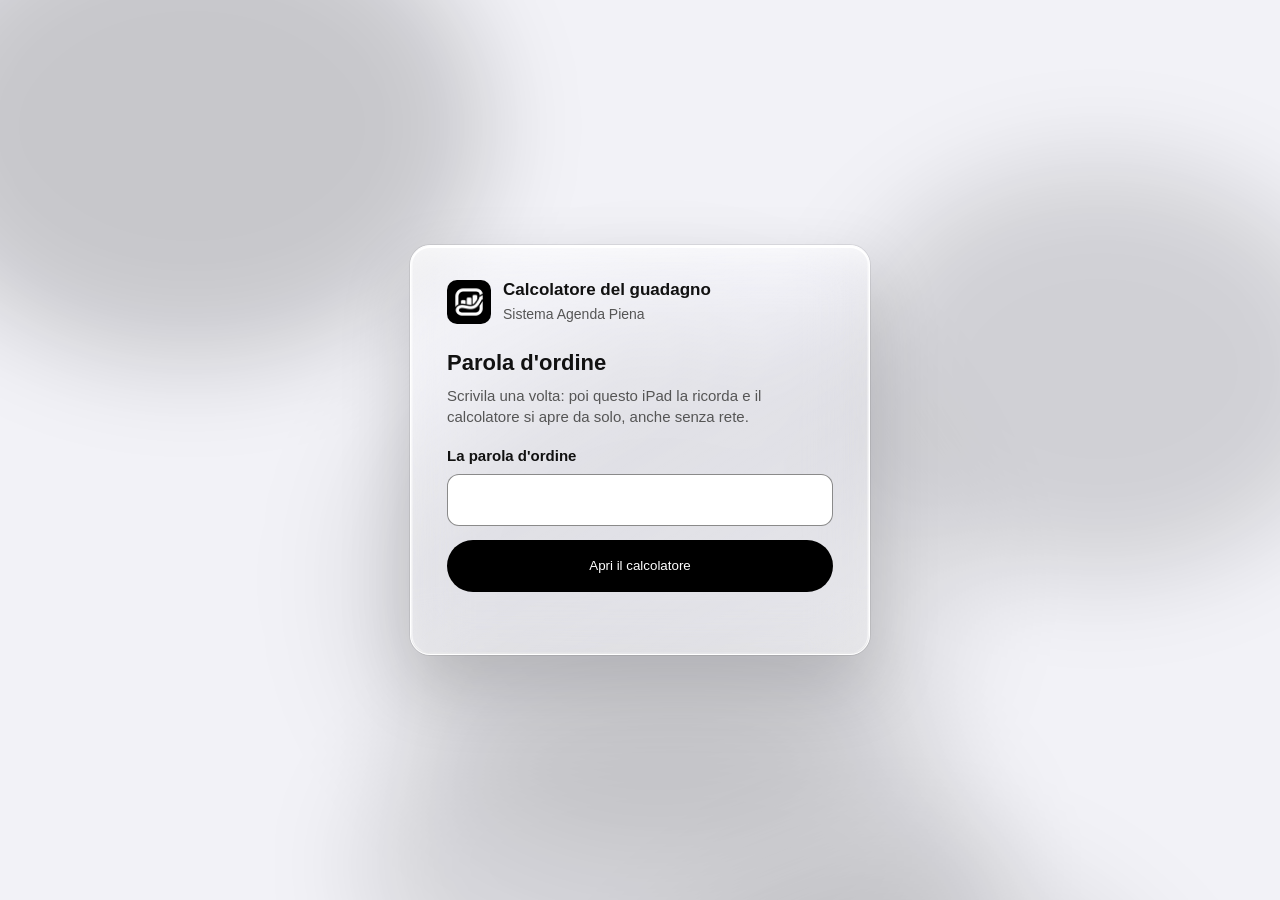
<file: calcolatore/index.html>
<!doctype html>
<html lang="it">
<head>
<meta charset="utf-8">
<meta name="viewport" content="width=device-width, initial-scale=1, viewport-fit=cover">
<meta name="robots" content="noindex, nofollow">
<title>Calcolatore</title>
<link rel="manifest" href="manifest.webmanifest"><link rel="apple-touch-icon" href="apple-touch-icon.png"><meta name="apple-mobile-web-app-capable" content="yes"><meta name="mobile-web-app-capable" content="yes"><meta name="apple-mobile-web-app-title" content="Calcolatore"><meta name="apple-mobile-web-app-status-bar-style" content="default"><meta name="theme-color" content="#000000"><meta name="robots" content="noindex, nofollow">
<script>
(function(){ var t = null; try { t = localStorage.getItem('calcolatore-tema'); } catch (e) {}
  if (t !== 'light' && t !== 'dark') t = (window.matchMedia && matchMedia('(prefers-color-scheme: dark)').matches) ? 'dark' : 'light';
  document.documentElement.setAttribute('data-theme', t); document.documentElement.style.colorScheme = t;
  var m = document.querySelector('meta[name="theme-color"]'); if (m) m.content = t === 'dark' ? '#000000' : '#f2f2f7'; })();
</script>
<style>
  :root{--fondo:#f5f5f7;--carta:#fff;--testo:#111;--testo-2:#555;--filo:#d2d2d7;--nero:#000;--bianco:#fff;--rosso:#b3261e}
  :root{--fondo:#f2f2f7}
  :root[data-theme="dark"]{--fondo:#000;--carta:#1c1c1e;--testo:#f5f5f7;--testo-2:#a1a1a6;--filo:#3a3a3c;--nero:#fff;--bianco:#000;--rosso:#ff8a80}
  html{background:var(--fondo)}
  html,body{margin:0;color:var(--testo);font:17px/1.4 -apple-system,BlinkMacSystemFont,"Inter","Segoe UI",sans-serif}
  body{background:transparent}
  /* 21/11 notte (Steven: «la schermata d'entrata è piatta»): come l'entrata del gestionale (features/sign-in, ramo principale):
     le cinque luci grigie dietro (shared/ui/theme/base.css «.ui-lights») e, sul computer e sull'iPad, la scheda di vetro (ui-panel);
     sul telefono la pagina sta direttamente sulle luci, senza scheda, come nel gestionale. */
  :root{--campo:#fff;--campo-bordo:rgba(0,0,0,.46);
    --luce-1:rgba(0,0,0,.32);--luce-2:rgba(0,0,0,.25);--luce-3:rgba(0,0,0,.21);--luce-4:rgba(0,0,0,.19);
    --pannello:linear-gradient(150deg,rgba(255,255,255,.52),rgba(255,255,255,.20) 50%,rgba(255,255,255,.32));--pannello-bordo:#fff;
    --pannello-ombra:0 30px 70px rgba(0,0,0,.17),0 0 0 1px rgba(0,0,0,.08),inset 0 2px 0 rgba(255,255,255,1),inset 0 -1.5px 0 rgba(0,0,0,.05),inset 0 0 0 1.5px rgba(255,255,255,.6),inset 0 26px 40px -30px rgba(255,255,255,.95);
    --pannello-sfocato:blur(28px) saturate(170%);--pannello-pieno:#f7f7f8}
  :root[data-theme="dark"]{--campo:#0c0c0e;--campo-bordo:rgba(255,255,255,.50);
    --luce-1:rgba(190,204,224,.27);--luce-2:rgba(190,204,224,.21);--luce-3:rgba(190,204,224,.16);--luce-4:rgba(190,204,224,.145);
    --pannello:linear-gradient(150deg,rgba(255,255,255,.11),rgba(255,255,255,.025) 45%,rgba(255,255,255,.05)),rgba(10,10,12,.44);--pannello-bordo:rgba(255,255,255,.24);
    --pannello-ombra:0 30px 80px rgba(0,0,0,.70),0 0 0 1px rgba(0,0,0,.55),inset 0 1.5px 0 rgba(255,255,255,.3),inset 0 -1px 0 rgba(255,255,255,.05),inset 0 0 0 1px rgba(255,255,255,.05),inset 0 30px 44px -32px rgba(255,255,255,.16);
    --pannello-sfocato:blur(30px) saturate(150%);--pannello-pieno:#141416}
  .luci{position:fixed;inset:0;z-index:-1;overflow:hidden;pointer-events:none;opacity:.55}
  .luci i{position:absolute;border-radius:50%;filter:blur(60px)}
  :root:not([data-theme="dark"]) .luci i{filter:blur(52px)}
  .luci i:nth-child(1){width:46%;height:52%;left:-8%;top:-12%;background:var(--luce-1)}
  .luci i:nth-child(2){width:40%;height:46%;right:-6%;top:18%;background:var(--luce-2)}
  .luci i:nth-child(3){width:50%;height:40%;left:28%;bottom:-16%;background:var(--luce-3)}
  .luci::before,.luci::after{content:"";position:absolute;border-radius:50%;filter:blur(60px);width:600px;height:560px}
  .luci::before{left:28%;top:300px;background:var(--luce-4)}
  .luci::after{right:6%;top:860px;background:var(--luce-3)}
  @media (max-width:1023.98px){
    :root{--luce-1:rgba(0,0,0,.26);--luce-2:rgba(0,0,0,.20);--luce-3:rgba(0,0,0,.17);--luce-4:rgba(0,0,0,.15)}
    :root[data-theme="dark"]{--luce-1:rgba(190,204,224,.216);--luce-2:rgba(190,204,224,.168);--luce-3:rgba(190,204,224,.128);--luce-4:rgba(190,204,224,.116)}
    .luci::before,.luci::after{width:95%;height:340px;filter:blur(46px)}
    .luci::before{left:0%;top:240px}
    .luci::after{right:-12%;top:680px}
  }
  .porta{min-height:100vh;min-height:100dvh;display:flex;align-items:center;justify-content:center;padding:24px 16px;box-sizing:border-box}
  .scheda{width:100%;max-width:460px;box-sizing:border-box;padding:32px 36px 28px;border-radius:20px;
    background:var(--pannello-pieno);border:1px solid var(--pannello-bordo);box-shadow:var(--pannello-ombra)}
  @supports ((-webkit-backdrop-filter:blur(1px)) or (backdrop-filter:blur(1px))){
    .scheda{background:var(--pannello);-webkit-backdrop-filter:var(--pannello-sfocato);backdrop-filter:var(--pannello-sfocato)}}
  @media (max-width:1023.98px){
    .porta{align-items:flex-start;padding:calc(36px + env(safe-area-inset-top)) 20px calc(40px + env(safe-area-inset-bottom))}
    .scheda{max-width:none;padding:0;border:0;border-radius:0;background:none;box-shadow:none;-webkit-backdrop-filter:none;backdrop-filter:none}
  }
  .marchio{display:flex;align-items:center;gap:12px;margin-bottom:22px}
  .marchio img{width:44px;height:44px;border-radius:10px}
  .marchio b{display:block;font-size:17px}
  .marchio small{color:var(--testo-2);font-size:14px}
  h1{font-size:22px;margin:0 0 6px}
  p{margin:0 0 18px;color:var(--testo-2);font-size:15px}
  label{display:block;font-weight:600;font-size:15px;margin-bottom:8px}
  input[type=password]{width:100%;box-sizing:border-box;min-height:52px;font:inherit;padding:12px 14px;border-radius:12px;border:1px solid var(--campo-bordo);background:var(--campo);color:var(--testo)}
  button{width:100%;min-height:52px;margin-top:14px;border:0;border-radius:999px;background:var(--nero);color:var(--bianco);font:600 17px/1.2 inherit;cursor:pointer}
  button:disabled{opacity:.5}
  .stato{min-height:22px;margin-top:12px;font-size:15px;color:var(--testo-2)}
  .stato.errore{color:var(--rosso);font-weight:600}
  .nascosto{position:absolute;left:-9999px;width:1px;height:1px;opacity:0}
  .apre{display:none;text-align:center;color:var(--testo-2)}
  body.apre-subito .scheda form{display:none}
  body.apre-subito .apre{display:block}
</style>
</head>
<body>
<div class="luci" aria-hidden="true"><i></i><i></i><i></i></div>
<main class="porta">
  <div class="scheda">
    <div class="marchio"><img src="icon-192.png" alt=""><div><b>Calcolatore del guadagno</b><small>Sistema Agenda Piena</small></div></div>
    <div class="apre" id="apre">Apro il calcolatore…</div>
    <form id="porta" autocomplete="on">
      <h1>Parola d'ordine</h1>
      <p>Scrivila una volta: poi questo iPad la ricorda e il calcolatore si apre da solo, anche senza rete.</p>
      <input class="nascosto" type="text" name="username" autocomplete="username" value="calcolatore" tabindex="-1" aria-hidden="true">
      <label for="parola">La parola d'ordine</label>
      <input id="parola" name="password" type="password" autocomplete="current-password" required>
      <button id="entra" type="submit">Apri il calcolatore</button>
      <div class="stato" id="stato" role="status" aria-live="polite"></div>
    </form>
  </div>
</main>
<script>
(function(){
  'use strict';
  var AVVOLTA = {"sale": "A43uNUKDFeBZ+Dg1TpZ0xg==", "giri": 600000, "iv": "isTmftBRb516uB+9", "avvolta": "ZEHWLgpIAyQS4dbeMd0mRXipepMm4+o5YjpalZjp2l3QOXK0xQd3fKmDTvS4V2Ee"};      // la chiave del contenuto, chiusa con la parola d'ordine di Steven
  var VERSIONE = '724080e4ff88';
  var TESTA_APP = "<link rel=\"manifest\" href=\"manifest.webmanifest\"><link rel=\"apple-touch-icon\" href=\"apple-touch-icon.png\"><meta name=\"apple-mobile-web-app-capable\" content=\"yes\"><meta name=\"mobile-web-app-capable\" content=\"yes\"><meta name=\"apple-mobile-web-app-title\" content=\"Calcolatore\"><meta name=\"apple-mobile-web-app-status-bar-style\" content=\"default\"><meta name=\"theme-color\" content=\"#000000\"><meta name=\"robots\" content=\"noindex, nofollow\">";      // icona, nome e manifest: restano anche nella pagina aperta
  var CHIAVE_SALVATA = 'calcolatore-chiave';
  var el = function(id){ return document.getElementById(id); };
  function b64(s){ var b = atob(s), u = new Uint8Array(b.length); for(var i = 0; i < b.length; i++) u[i] = b.charCodeAt(i); return u; }
  function a64(u){ var s = ''; for(var i = 0; i < u.length; i += 32768) s += String.fromCharCode.apply(null, u.subarray(i, i + 32768)); return btoa(s); }
  function stato(t, errore){ var s = el('stato'); s.textContent = t; s.className = 'stato' + (errore ? ' errore' : ''); }
  function leggi(){ try { return localStorage.getItem(CHIAVE_SALVATA); } catch(x){ return null; } }
  function ricorda(k){ try { localStorage.setItem(CHIAVE_SALVATA, k); } catch(x){} }
  function dimentica(){ try { localStorage.removeItem(CHIAVE_SALVATA); } catch(x){} }

  if('serviceWorker' in navigator){ navigator.serviceWorker.register('sw.js').catch(function(){}); }

  async function contenuto(){
    var r = await fetch('contenuto.bin?v=' + VERSIONE);
    if(!r.ok) throw new Error('scaricamento: ' + r.status);
    return new Uint8Array(await r.arrayBuffer());
  }
  async function apri(chiaveGrezza){
    if(typeof DecompressionStream === 'undefined') throw new Error('vecchio');
    var k = await crypto.subtle.importKey('raw', chiaveGrezza, 'AES-GCM', false, ['decrypt']);
    var dati = await contenuto();
    var chiaro = await crypto.subtle.decrypt({name: 'AES-GCM', iv: dati.subarray(0, 12)}, k, dati.subarray(12));
    var flusso = new Blob([chiaro]).stream().pipeThrough(new DecompressionStream('gzip'));
    var html = await new Response(flusso).text();
    html = html.replace(/<head>/i, '<head>\n' + TESTA_APP);
    document.open(); document.write(html); document.close();
  }
  async function sblocca(parola){
    var base = await crypto.subtle.importKey('raw', new TextEncoder().encode(parola.normalize('NFC')), 'PBKDF2', false, ['deriveKey']);
    var kp = await crypto.subtle.deriveKey({name: 'PBKDF2', salt: b64(AVVOLTA.sale), iterations: AVVOLTA.giri, hash: 'SHA-256'},
                                          base, {name: 'AES-GCM', length: 256}, false, ['decrypt']);
    return new Uint8Array(await crypto.subtle.decrypt({name: 'AES-GCM', iv: b64(AVVOLTA.iv)}, kp, b64(AVVOLTA.avvolta)));
  }
  function guasto(x){
    if(x && x.message === 'vecchio') return 'Questo iPad è troppo vecchio per il calcolatore: serve iPadOS 16.4 o più nuovo (Impostazioni › Generali › Aggiornamento software).';
    if(x && /scaricamento|Failed to fetch|Load failed|NetworkError/i.test(String(x.message))) return 'Non riesco a scaricare il calcolatore: controlla la rete e riprova. Dopo la prima apertura funziona anche senza rete.';
    return 'Il calcolatore non si apre (' + (x && x.message || x) + '). Riprova; se si ripete, dillo a Claude.';
  }

  var salvata = leggi();
  if(salvata){
    document.body.classList.add('apre-subito');
    apri(b64(salvata)).catch(function(x){
      document.body.classList.remove('apre-subito');
      if(x && x.name === 'OperationError'){ dimentica(); stato('Il calcolatore è cambiato: scrivi di nuovo la parola d’ordine.'); }
      else stato(guasto(x), true);
    });
  }
  el('porta').addEventListener('submit', async function(ev){
    ev.preventDefault();
    var p = el('parola').value;
    if(!p) return;
    el('entra').disabled = true; stato('Controllo la parola d’ordine…');
    var k;
    try { k = await sblocca(p); }
    catch(x){ el('entra').disabled = false; stato('Parola d’ordine sbagliata. Riprova.', true); el('parola').select(); return; }
    ricorda(a64(k));
    stato('Apro il calcolatore…');
    try { await apri(k); }
    catch(x){ el('entra').disabled = false; stato(guasto(x), true); }
  });
})();
</script>
</body>
</html>
</file>
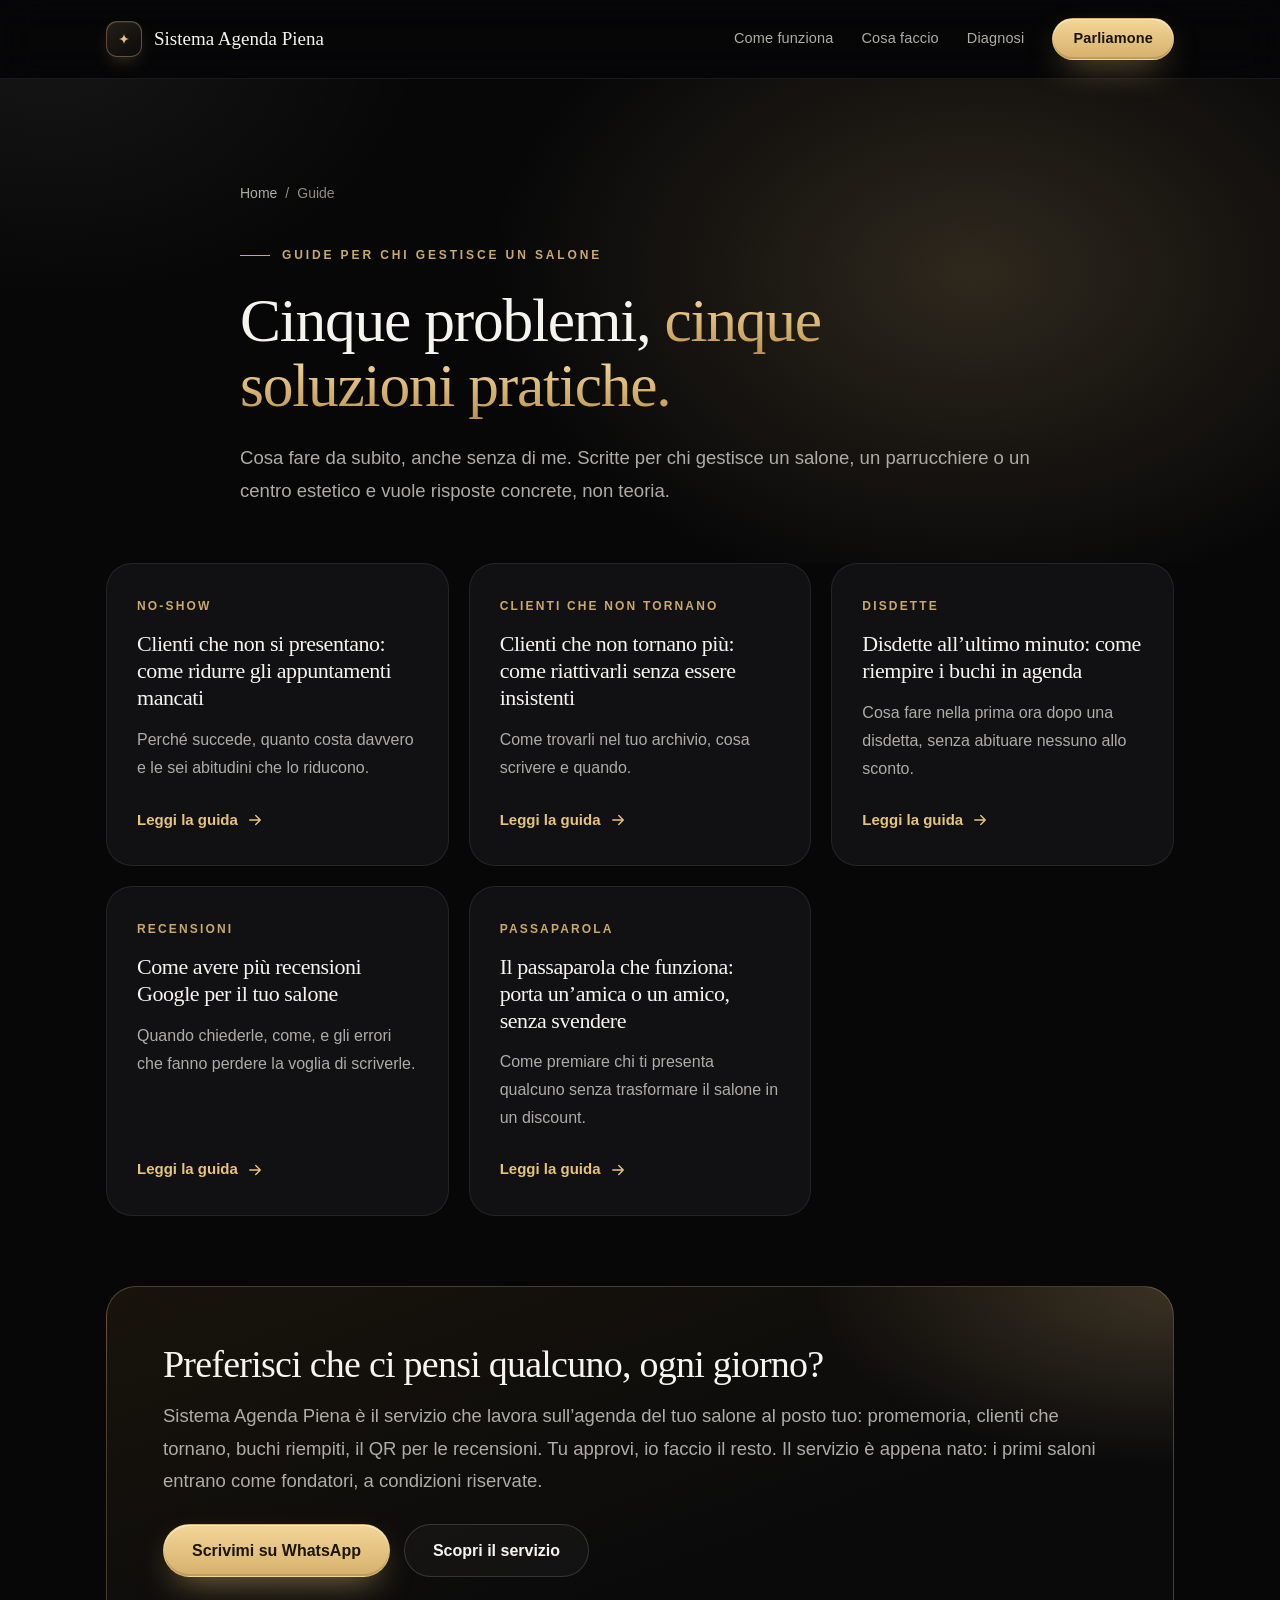
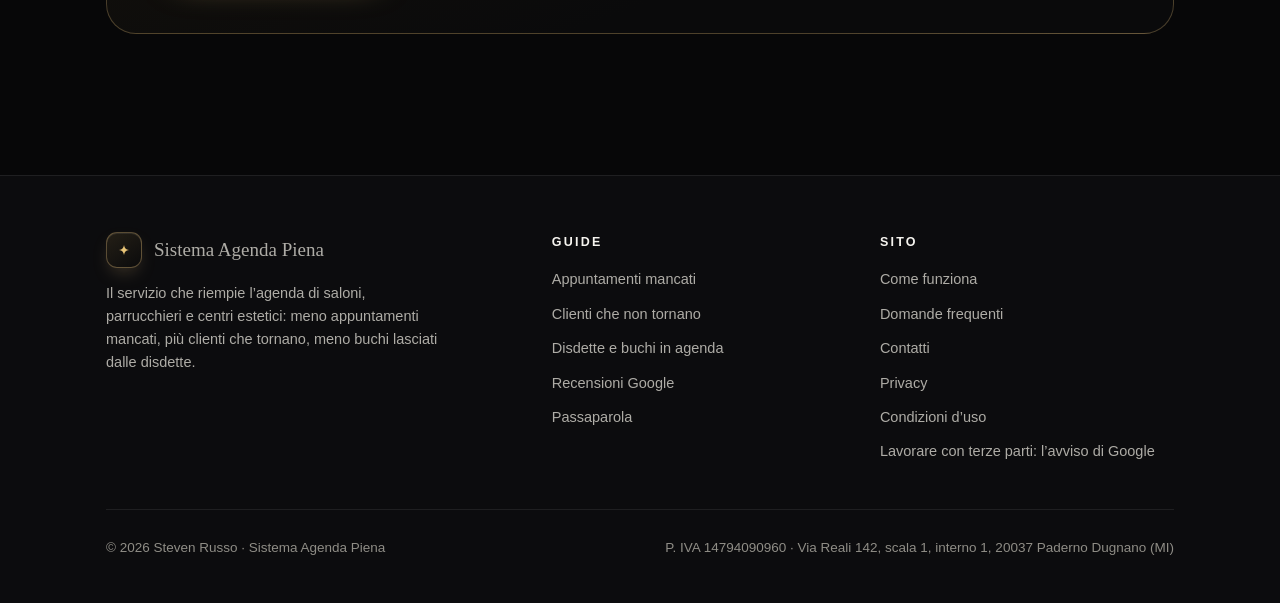
<file: guide/index.html>
<!doctype html>
<html lang="it">
<head>
<meta charset="utf-8">
<meta name="viewport" content="width=device-width, initial-scale=1">
<title>Guide pratiche per chi gestisce un salone</title>
<meta name="description" content="Cinque guide pratiche per saloni, parrucchieri e centri estetici: appuntamenti mancati, clienti che non tornano, disdette, recensioni Google e passaparola.">
<link rel="canonical" href="https://sistemaagendapiena.it/guide/">
<meta name="robots" content="index, follow, max-snippet:-1">
<meta name="author" content="Steven Russo">
<meta name="theme-color" content="#070708">
<link rel="icon" href="../assets/favicon.svg" type="image/svg+xml">
<link rel="stylesheet" href="../assets/site.css">
<meta property="og:type" content="website">
<meta property="og:locale" content="it_IT">
<meta property="og:site_name" content="Sistema Agenda Piena">
<meta property="og:url" content="https://sistemaagendapiena.it/guide/">
<meta property="og:title" content="Guide pratiche per chi gestisce un salone">
<meta property="og:description" content="Appuntamenti mancati, clienti che non tornano, disdette, recensioni Google e passaparola: cosa fare da subito.">
<meta property="og:image" content="https://sistemaagendapiena.it/assets/og.png">
<script type="application/ld+json">
{
  "@context": "https://schema.org",
  "@graph": [
    {
      "@type": "CollectionPage",
      "@id": "https://sistemaagendapiena.it/guide/#pagina",
      "url": "https://sistemaagendapiena.it/guide/",
      "name": "Guide pratiche per chi gestisce un salone",
      "inLanguage": "it-IT",
      "isPartOf": { "@id": "https://sistemaagendapiena.it/#sito" },
      "about": { "@id": "https://sistemaagendapiena.it/#servizio" },
      "mainEntity": { "@id": "https://sistemaagendapiena.it/#guide" }
    },
    {
      "@type": "BreadcrumbList",
      "itemListElement": [
        { "@type": "ListItem", "position": 1, "name": "Sistema Agenda Piena", "item": "https://sistemaagendapiena.it/" },
        { "@type": "ListItem", "position": 2, "name": "Guide", "item": "https://sistemaagendapiena.it/guide/" }
      ]
    }
  ]
}
</script>
</head>
<body>
<a class="skip" href="#contenuto">Vai al contenuto</a>

<header class="site-header">
  <div class="container">
    <a class="logo" href="../index.html" aria-label="Sistema Agenda Piena, pagina iniziale"><span class="logo-mark" aria-hidden="true"><svg viewBox="0 0 64 64" aria-hidden="true" focusable="false"><path d="M32 12c1.6 9.6 5.6 14.4 16 16-10.4 1.6-14.4 6.4-16 16-1.6-9.6-5.6-14.4-16-16 10.4-1.6 14.4-6.4 16-16z" transform="translate(0 4)" fill="currentColor"/></svg></span><span>Sistema Agenda Piena</span></a>
    <nav class="nav" aria-label="Menu principale">
      <a class="nav-link" href="../index.html#come-funziona">Come funziona</a>
      <a class="nav-link" href="../index.html#servizi">Cosa faccio</a>
      <a class="nav-link" href="../index.html#diagnosi">Diagnosi</a>
      <a class="btn btn-gold btn-sm" href="../index.html#contatti">Parliamone</a>
    </nav>
  </div>
</header>

<main id="contenuto">
  <header class="article-hero">
    <div class="hero-bg" aria-hidden="true"></div>
    <div class="container">
      <div class="article-wrap">
        <nav class="breadcrumb" aria-label="Percorso"><a href="../index.html">Home</a><span aria-hidden="true">/</span><span>Guide</span></nav>
        <p class="eyebrow">Guide per chi gestisce un salone</p>
        <h1>Cinque problemi, <span class="gold-text">cinque soluzioni pratiche.</span></h1>
        <p class="lead">Cosa fare da subito, anche senza di me. Scritte per chi gestisce un salone, un parrucchiere o un centro estetico e vuole risposte concrete, non teoria.</p>
      </div>
    </div>
  </header>

  <section class="section" style="padding-top:0">
    <div class="container">
      <div class="guides" style="margin-top:0">
        <a class="guide-card glow" href="appuntamenti-mancati.html">
          <span class="tag">No-show</span>
          <h3>Clienti che non si presentano: come ridurre gli appuntamenti mancati</h3>
          <p>Perché succede, quanto costa davvero e le sei abitudini che lo riducono.</p>
          <span class="more">Leggi la guida <svg viewBox="0 0 24 24" fill="none" stroke="currentColor" stroke-width="1.8" stroke-linecap="round" stroke-linejoin="round" aria-hidden="true"><path d="M5 12h14M13 6l6 6-6 6"/></svg></span>
        </a>
        <a class="guide-card glow" href="clienti-che-non-tornano.html">
          <span class="tag">Clienti che non tornano</span>
          <h3>Clienti che non tornano più: come riattivarli senza essere insistenti</h3>
          <p>Come trovarli nel tuo archivio, cosa scrivere e quando.</p>
          <span class="more">Leggi la guida <svg viewBox="0 0 24 24" fill="none" stroke="currentColor" stroke-width="1.8" stroke-linecap="round" stroke-linejoin="round" aria-hidden="true"><path d="M5 12h14M13 6l6 6-6 6"/></svg></span>
        </a>
        <a class="guide-card glow" href="buchi-in-agenda.html">
          <span class="tag">Disdette</span>
          <h3>Disdette all’ultimo minuto: come riempire i buchi in agenda</h3>
          <p>Cosa fare nella prima ora dopo una disdetta, senza abituare nessuno allo sconto.</p>
          <span class="more">Leggi la guida <svg viewBox="0 0 24 24" fill="none" stroke="currentColor" stroke-width="1.8" stroke-linecap="round" stroke-linejoin="round" aria-hidden="true"><path d="M5 12h14M13 6l6 6-6 6"/></svg></span>
        </a>
        <a class="guide-card glow" href="recensioni-google.html">
          <span class="tag">Recensioni</span>
          <h3>Come avere più recensioni Google per il tuo salone</h3>
          <p>Quando chiederle, come, e gli errori che fanno perdere la voglia di scriverle.</p>
          <span class="more">Leggi la guida <svg viewBox="0 0 24 24" fill="none" stroke="currentColor" stroke-width="1.8" stroke-linecap="round" stroke-linejoin="round" aria-hidden="true"><path d="M5 12h14M13 6l6 6-6 6"/></svg></span>
        </a>
        <a class="guide-card glow" href="passaparola.html">
          <span class="tag">Passaparola</span>
          <h3>Il passaparola che funziona: porta un’amica o un amico, senza svendere</h3>
          <p>Come premiare chi ti presenta qualcuno senza trasformare il salone in un discount.</p>
          <span class="more">Leggi la guida <svg viewBox="0 0 24 24" fill="none" stroke="currentColor" stroke-width="1.8" stroke-linecap="round" stroke-linejoin="round" aria-hidden="true"><path d="M5 12h14M13 6l6 6-6 6"/></svg></span>
        </a>
      </div>

      <div class="prose" style="max-width:none;padding-bottom:0">
        <section class="cta-box">
          <h2>Preferisci che ci pensi qualcuno, ogni giorno?</h2>
          <p>Sistema Agenda Piena è il servizio che lavora sull’agenda del tuo salone al posto tuo: promemoria, clienti che tornano, buchi riempiti, il QR per le recensioni. Tu approvi, io faccio il resto. Il servizio è appena nato: i primi saloni entrano come fondatori, a condizioni riservate.</p>
          <div class="cta-row">
            <a class="btn btn-gold" href="https://wa.me/393387505153?text=Ciao%20Steven%2C%20ho%20letto%20le%20guide%20di%20Sistema%20Agenda%20Piena%20e%20vorrei%20capire%20se%20fa%20per%20il%20mio%20salone.">Scrivimi su WhatsApp</a>
            <a class="btn btn-ghost" href="../index.html">Scopri il servizio</a>
          </div>
        </section>
      </div>
    </div>
  </section>
</main>

<footer class="site-footer">
  <div class="container">
    <div class="footer-grid">
      <div>
        <a class="logo" href="../index.html"><span class="logo-mark" aria-hidden="true"><svg viewBox="0 0 64 64" aria-hidden="true" focusable="false"><path d="M32 12c1.6 9.6 5.6 14.4 16 16-10.4 1.6-14.4 6.4-16 16-1.6-9.6-5.6-14.4-16-16 10.4-1.6 14.4-6.4 16-16z" transform="translate(0 4)" fill="currentColor"/></svg></span><span>Sistema Agenda Piena</span></a>
        <p>Il servizio che riempie l’agenda di saloni, parrucchieri e centri estetici: meno appuntamenti mancati, più clienti che tornano, meno buchi lasciati dalle disdette.</p>
      </div>
      <div>
        <h4>Guide</h4>
        <ul>
          <li><a href="appuntamenti-mancati.html">Appuntamenti mancati</a></li>
          <li><a href="clienti-che-non-tornano.html">Clienti che non tornano</a></li>
          <li><a href="buchi-in-agenda.html">Disdette e buchi in agenda</a></li>
          <li><a href="recensioni-google.html">Recensioni Google</a></li>
          <li><a href="passaparola.html">Passaparola</a></li>
        </ul>
      </div>
      <div>
        <h4>Sito</h4>
        <ul>
          <li><a href="../index.html#come-funziona">Come funziona</a></li>
          <li><a href="../index.html#domande">Domande frequenti</a></li>
          <li><a href="../index.html#contatti">Contatti</a></li>
          <li><a href="../privacy.html">Privacy</a></li>
          <li><a href="../condizioni.html">Condizioni d’uso</a></li>
          <li><a href="https://support.google.com/business/answer/7163406">Lavorare con terze parti: l’avviso di Google</a></li>
        </ul>
      </div>
    </div>
    <div class="legal">
      <span>© 2026 Steven Russo · Sistema Agenda Piena</span>
      <span>P. IVA 14794090960 · Via Reali 142, scala 1, interno 1, 20037 Paderno Dugnano (MI)</span>
    </div>
  </div>
</footer>
</body>
</html>
</file>
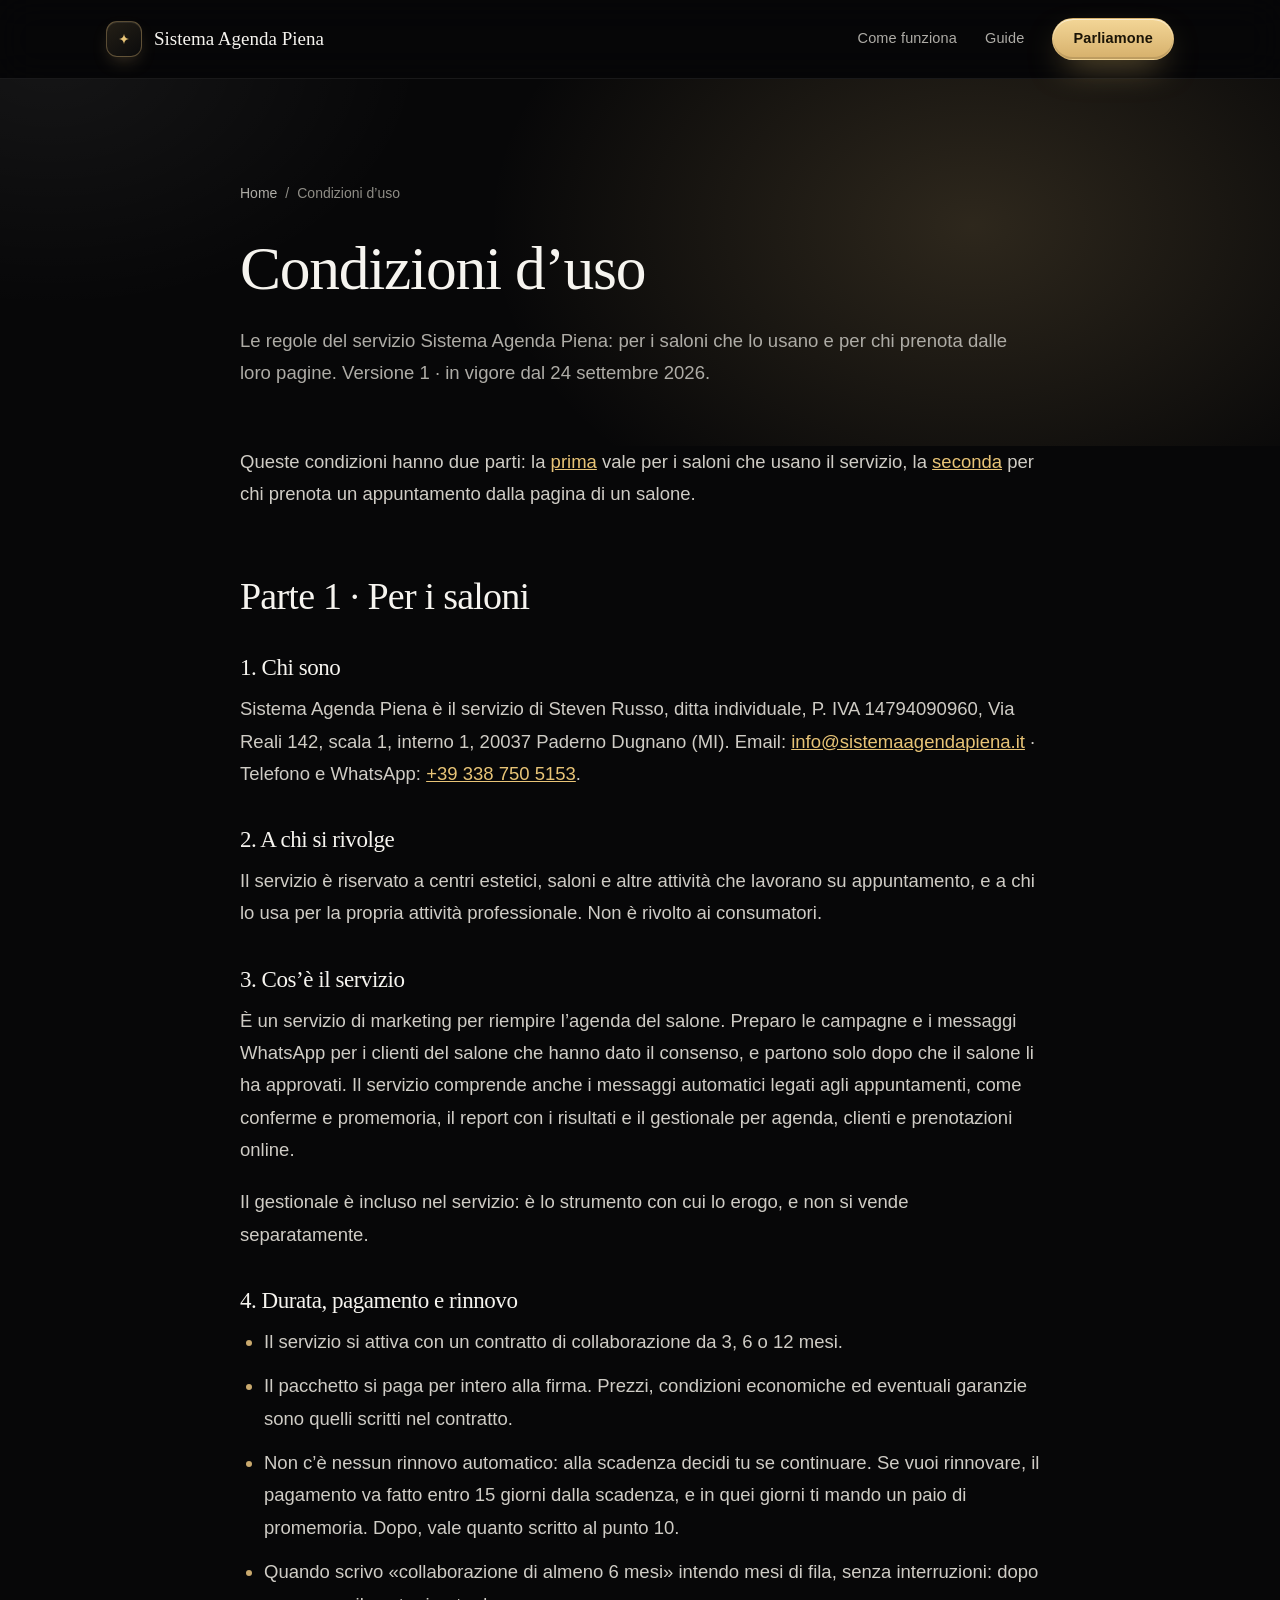
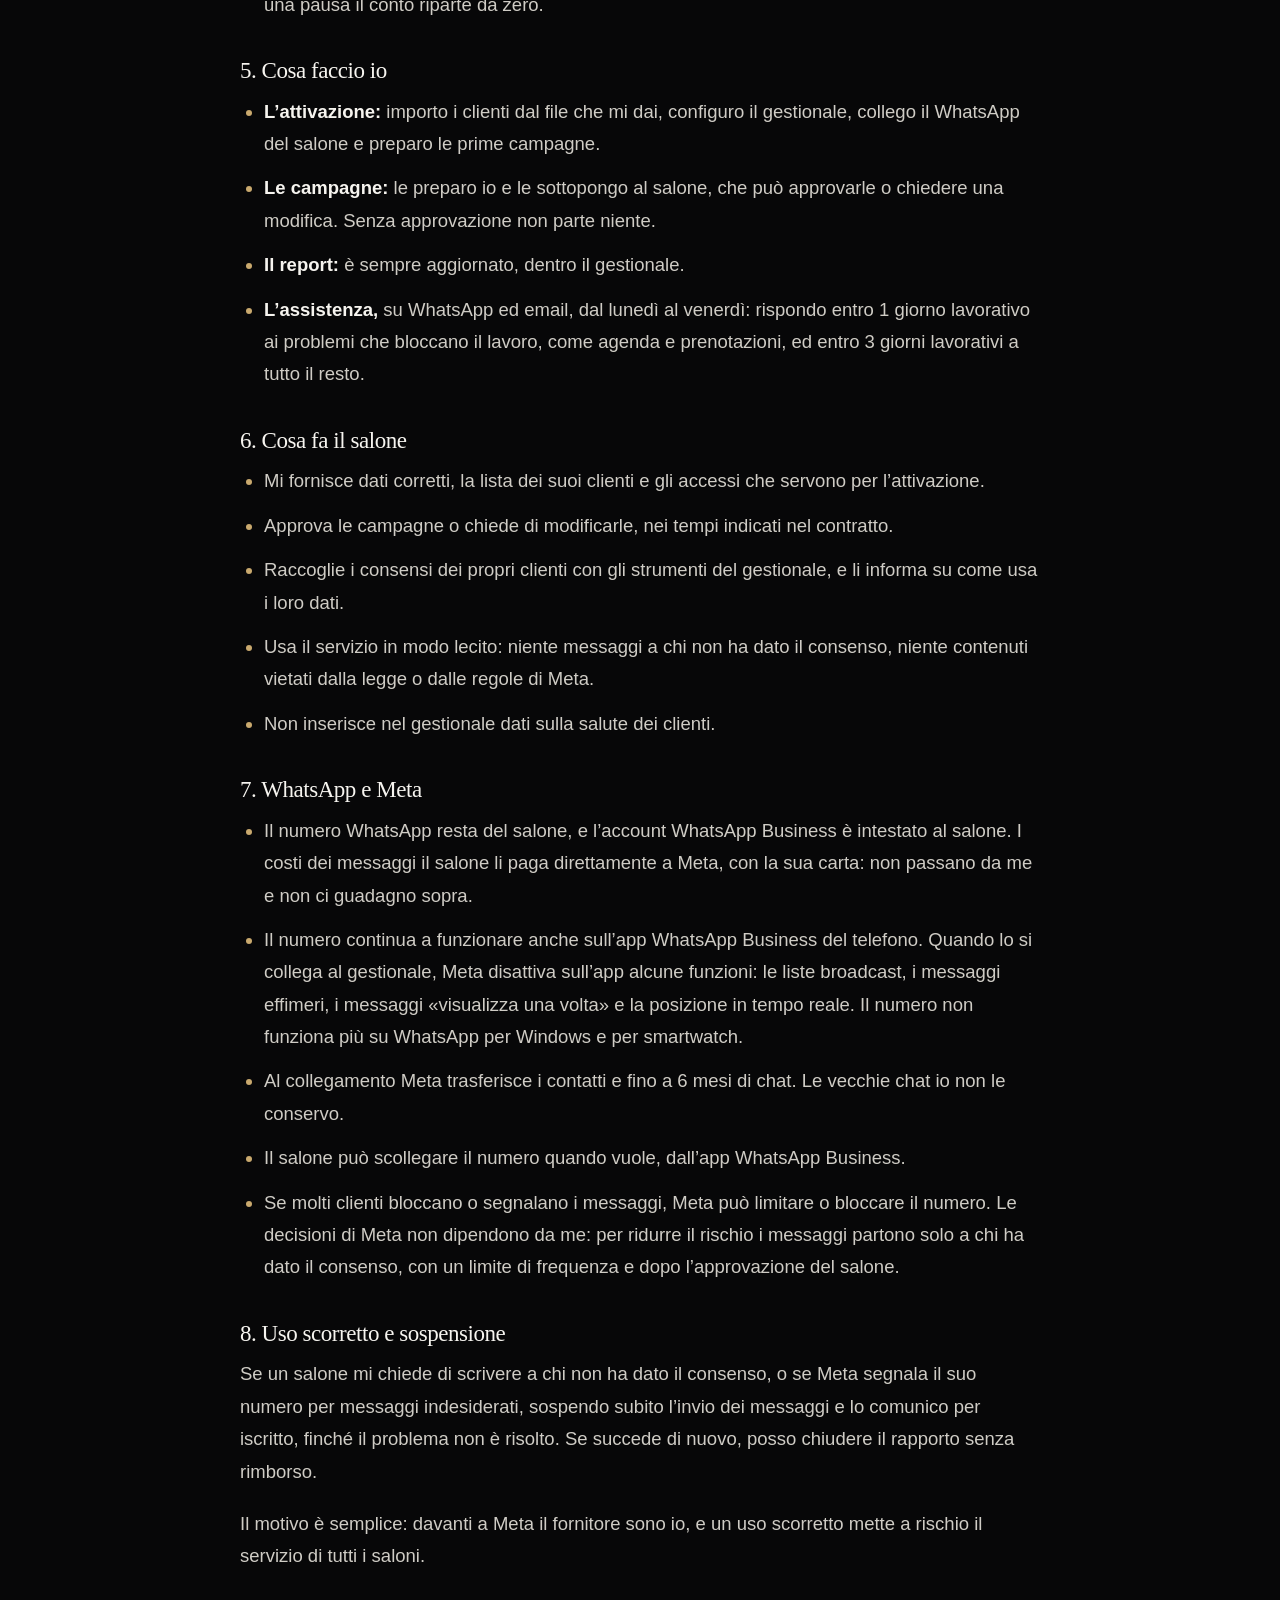
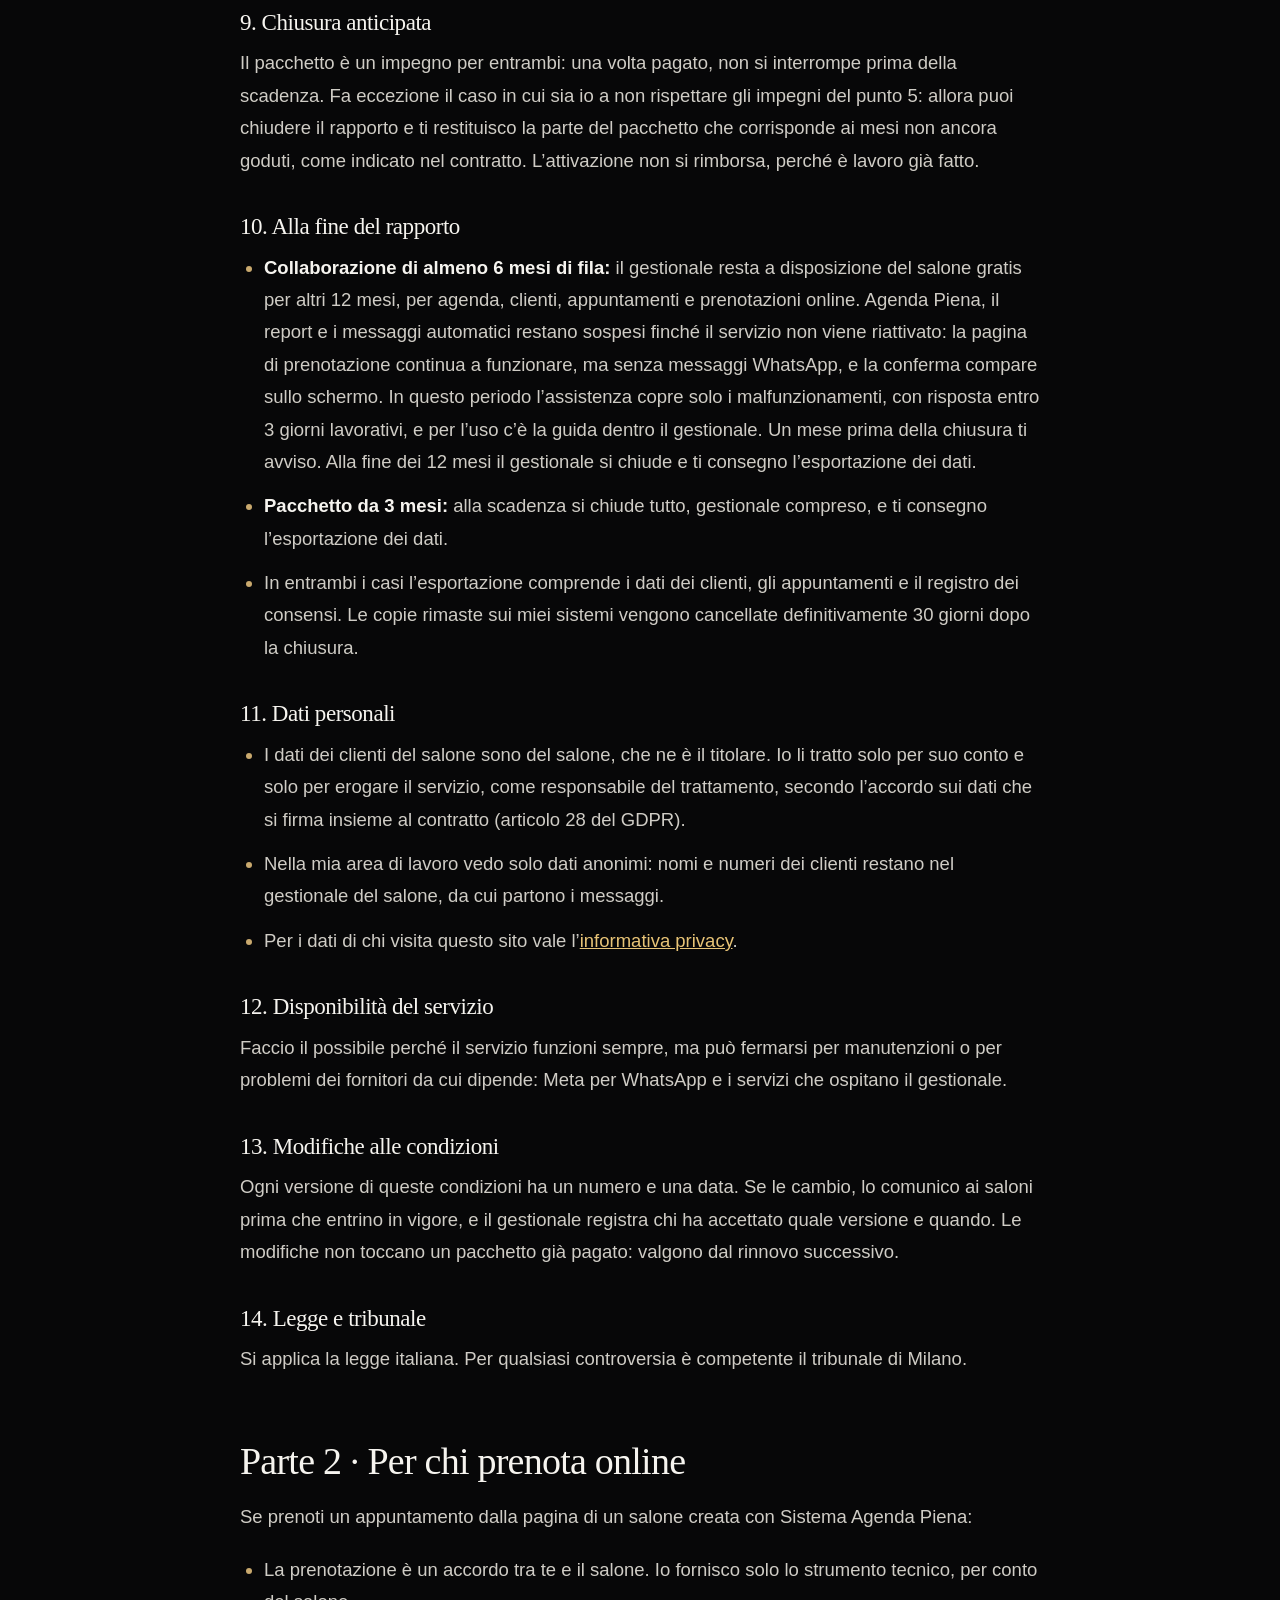
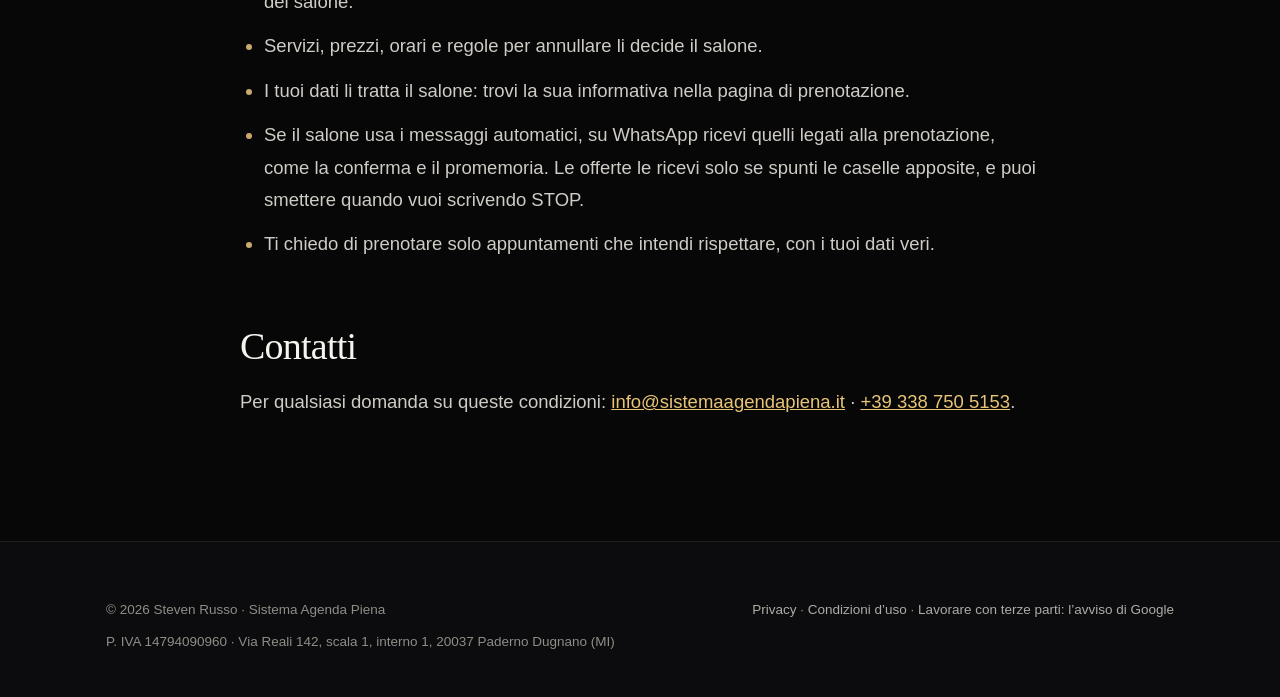
<file: condizioni.html>
<!doctype html>
<html lang="it">
<head>
<meta charset="utf-8">
<meta name="viewport" content="width=device-width, initial-scale=1">
<title>Condizioni d’uso | Sistema Agenda Piena</title>
<meta name="description" content="Le condizioni d’uso del servizio Sistema Agenda Piena di Steven Russo: per i saloni che lo usano e per chi prenota dalle loro pagine.">
<link rel="canonical" href="https://sistemaagendapiena.it/condizioni.html">
<meta name="robots" content="index, follow">
<meta name="theme-color" content="#070708">
<link rel="icon" href="assets/favicon.svg" type="image/svg+xml">
<link rel="stylesheet" href="assets/site.css">
</head>
<body>
<a class="skip" href="#contenuto">Vai al contenuto</a>

<header class="site-header">
  <div class="container">
    <a class="logo" href="index.html" aria-label="Sistema Agenda Piena, pagina iniziale"><span class="logo-mark" aria-hidden="true"><svg viewBox="0 0 64 64" aria-hidden="true" focusable="false"><path d="M32 12c1.6 9.6 5.6 14.4 16 16-10.4 1.6-14.4 6.4-16 16-1.6-9.6-5.6-14.4-16-16 10.4-1.6 14.4-6.4 16-16z" transform="translate(0 4)" fill="currentColor"/></svg></span><span>Sistema Agenda Piena</span></a>
    <nav class="nav" aria-label="Menu principale">
      <a class="nav-link" href="index.html#come-funziona">Come funziona</a>
      <a class="nav-link" href="index.html#guide">Guide</a>
      <a class="btn btn-gold btn-sm" href="index.html#contatti">Parliamone</a>
    </nav>
  </div>
</header>

<main id="contenuto">
  <header class="article-hero">
    <div class="hero-bg" aria-hidden="true"></div>
    <div class="container">
      <div class="article-wrap">
        <nav class="breadcrumb" aria-label="Percorso"><a href="index.html">Home</a><span aria-hidden="true">/</span><span>Condizioni d’uso</span></nav>
        <h1>Condizioni d’uso</h1>
        <p class="lead">Le regole del servizio Sistema Agenda Piena: per i saloni che lo usano e per chi prenota dalle loro pagine. Versione 1 · in vigore dal 24 settembre 2026.</p>
      </div>
    </div>
  </header>

  <div class="container">
    <div class="prose">

      <p>Queste condizioni hanno due parti: la <a href="#saloni">prima</a> vale per i saloni che usano il servizio, la <a href="#prenotazioni">seconda</a> per chi prenota un appuntamento dalla pagina di un salone.</p>

      <h2 id="saloni">Parte 1 · Per i saloni</h2>

      <h3>1. Chi sono</h3>
      <p>Sistema Agenda Piena è il servizio di Steven Russo, ditta individuale, P. IVA 14794090960, Via Reali 142, scala 1, interno 1, 20037 Paderno Dugnano (MI). Email: <a href="mailto:info@sistemaagendapiena.it">info@sistemaagendapiena.it</a> · Telefono e WhatsApp: <a href="tel:+393387505153">+39 338 750 5153</a>.</p>

      <h3>2. A chi si rivolge</h3>
      <p>Il servizio è riservato a centri estetici, saloni e altre attività che lavorano su appuntamento, e a chi lo usa per la propria attività professionale. Non è rivolto ai consumatori.</p>

      <h3>3. Cos’è il servizio</h3>
      <p>È un servizio di marketing per riempire l’agenda del salone. Preparo le campagne e i messaggi WhatsApp per i clienti del salone che hanno dato il consenso, e partono solo dopo che il salone li ha approvati. Il servizio comprende anche i messaggi automatici legati agli appuntamenti, come conferme e promemoria, il report con i risultati e il gestionale per agenda, clienti e prenotazioni online.</p>
      <p>Il gestionale è incluso nel servizio: è lo strumento con cui lo erogo, e non si vende separatamente.</p>

      <h3>4. Durata, pagamento e rinnovo</h3>
      <ul>
        <li>Il servizio si attiva con un contratto di collaborazione da 3, 6 o 12 mesi.</li>
        <li>Il pacchetto si paga per intero alla firma. Prezzi, condizioni economiche ed eventuali garanzie sono quelli scritti nel contratto.</li>
        <li>Non c’è nessun rinnovo automatico: alla scadenza decidi tu se continuare. Se vuoi rinnovare, il pagamento va fatto entro 15 giorni dalla scadenza, e in quei giorni ti mando un paio di promemoria. Dopo, vale quanto scritto al punto 10.</li>
        <li>Quando scrivo «collaborazione di almeno 6 mesi» intendo mesi di fila, senza interruzioni: dopo una pausa il conto riparte da zero.</li>
      </ul>

      <h3>5. Cosa faccio io</h3>
      <ul>
        <li><strong>L’attivazione:</strong> importo i clienti dal file che mi dai, configuro il gestionale, collego il WhatsApp del salone e preparo le prime campagne.</li>
        <li><strong>Le campagne:</strong> le preparo io e le sottopongo al salone, che può approvarle o chiedere una modifica. Senza approvazione non parte niente.</li>
        <li><strong>Il report:</strong> è sempre aggiornato, dentro il gestionale.</li>
        <li><strong>L’assistenza,</strong> su WhatsApp ed email, dal lunedì al venerdì: rispondo entro 1 giorno lavorativo ai problemi che bloccano il lavoro, come agenda e prenotazioni, ed entro 3 giorni lavorativi a tutto il resto.</li>
      </ul>

      <h3>6. Cosa fa il salone</h3>
      <ul>
        <li>Mi fornisce dati corretti, la lista dei suoi clienti e gli accessi che servono per l’attivazione.</li>
        <li>Approva le campagne o chiede di modificarle, nei tempi indicati nel contratto.</li>
        <li>Raccoglie i consensi dei propri clienti con gli strumenti del gestionale, e li informa su come usa i loro dati.</li>
        <li>Usa il servizio in modo lecito: niente messaggi a chi non ha dato il consenso, niente contenuti vietati dalla legge o dalle regole di Meta.</li>
        <li>Non inserisce nel gestionale dati sulla salute dei clienti.</li>
      </ul>

      <h3>7. WhatsApp e Meta</h3>
      <ul>
        <li>Il numero WhatsApp resta del salone, e l’account WhatsApp Business è intestato al salone. I costi dei messaggi il salone li paga direttamente a Meta, con la sua carta: non passano da me e non ci guadagno sopra.</li>
        <li>Il numero continua a funzionare anche sull’app WhatsApp Business del telefono. Quando lo si collega al gestionale, Meta disattiva sull’app alcune funzioni: le liste broadcast, i messaggi effimeri, i messaggi «visualizza una volta» e la posizione in tempo reale. Il numero non funziona più su WhatsApp per Windows e per smartwatch.</li>
        <li>Al collegamento Meta trasferisce i contatti e fino a 6 mesi di chat. Le vecchie chat io non le conservo.</li>
        <li>Il salone può scollegare il numero quando vuole, dall’app WhatsApp Business.</li>
        <li>Se molti clienti bloccano o segnalano i messaggi, Meta può limitare o bloccare il numero. Le decisioni di Meta non dipendono da me: per ridurre il rischio i messaggi partono solo a chi ha dato il consenso, con un limite di frequenza e dopo l’approvazione del salone.</li>
      </ul>

      <h3>8. Uso scorretto e sospensione</h3>
      <p>Se un salone mi chiede di scrivere a chi non ha dato il consenso, o se Meta segnala il suo numero per messaggi indesiderati, sospendo subito l’invio dei messaggi e lo comunico per iscritto, finché il problema non è risolto. Se succede di nuovo, posso chiudere il rapporto senza rimborso.</p>
      <p>Il motivo è semplice: davanti a Meta il fornitore sono io, e un uso scorretto mette a rischio il servizio di tutti i saloni.</p>

      <h3>9. Chiusura anticipata</h3>
      <p>Il pacchetto è un impegno per entrambi: una volta pagato, non si interrompe prima della scadenza. Fa eccezione il caso in cui sia io a non rispettare gli impegni del punto 5: allora puoi chiudere il rapporto e ti restituisco la parte del pacchetto che corrisponde ai mesi non ancora goduti, come indicato nel contratto. L’attivazione non si rimborsa, perché è lavoro già fatto.</p>

      <h3>10. Alla fine del rapporto</h3>
      <ul>
        <li><strong>Collaborazione di almeno 6 mesi di fila:</strong> il gestionale resta a disposizione del salone gratis per altri 12 mesi, per agenda, clienti, appuntamenti e prenotazioni online. Agenda Piena, il report e i messaggi automatici restano sospesi finché il servizio non viene riattivato: la pagina di prenotazione continua a funzionare, ma senza messaggi WhatsApp, e la conferma compare sullo schermo. In questo periodo l’assistenza copre solo i malfunzionamenti, con risposta entro 3 giorni lavorativi, e per l’uso c’è la guida dentro il gestionale. Un mese prima della chiusura ti avviso. Alla fine dei 12 mesi il gestionale si chiude e ti consegno l’esportazione dei dati.</li>
        <li><strong>Pacchetto da 3 mesi:</strong> alla scadenza si chiude tutto, gestionale compreso, e ti consegno l’esportazione dei dati.</li>
        <li>In entrambi i casi l’esportazione comprende i dati dei clienti, gli appuntamenti e il registro dei consensi. Le copie rimaste sui miei sistemi vengono cancellate definitivamente 30 giorni dopo la chiusura.</li>
      </ul>

      <h3>11. Dati personali</h3>
      <ul>
        <li>I dati dei clienti del salone sono del salone, che ne è il titolare. Io li tratto solo per suo conto e solo per erogare il servizio, come responsabile del trattamento, secondo l’accordo sui dati che si firma insieme al contratto (articolo 28 del GDPR).</li>
        <li>Nella mia area di lavoro vedo solo dati anonimi: nomi e numeri dei clienti restano nel gestionale del salone, da cui partono i messaggi.</li>
        <li>Per i dati di chi visita questo sito vale l’<a href="privacy.html">informativa privacy</a>.</li>
      </ul>

      <h3>12. Disponibilità del servizio</h3>
      <p>Faccio il possibile perché il servizio funzioni sempre, ma può fermarsi per manutenzioni o per problemi dei fornitori da cui dipende: Meta per WhatsApp e i servizi che ospitano il gestionale.</p>

      <h3>13. Modifiche alle condizioni</h3>
      <p>Ogni versione di queste condizioni ha un numero e una data. Se le cambio, lo comunico ai saloni prima che entrino in vigore, e il gestionale registra chi ha accettato quale versione e quando. Le modifiche non toccano un pacchetto già pagato: valgono dal rinnovo successivo.</p>

      <h3>14. Legge e tribunale</h3>
      <p>Si applica la legge italiana. Per qualsiasi controversia è competente il tribunale di Milano.</p>

      <h2 id="prenotazioni">Parte 2 · Per chi prenota online</h2>
      <p>Se prenoti un appuntamento dalla pagina di un salone creata con Sistema Agenda Piena:</p>
      <ul>
        <li>La prenotazione è un accordo tra te e il salone. Io fornisco solo lo strumento tecnico, per conto del salone.</li>
        <li>Servizi, prezzi, orari e regole per annullare li decide il salone.</li>
        <li>I tuoi dati li tratta il salone: trovi la sua informativa nella pagina di prenotazione.</li>
        <li>Se il salone usa i messaggi automatici, su WhatsApp ricevi quelli legati alla prenotazione, come la conferma e il promemoria. Le offerte le ricevi solo se spunti le caselle apposite, e puoi smettere quando vuoi scrivendo STOP.</li>
        <li>Ti chiedo di prenotare solo appuntamenti che intendi rispettare, con i tuoi dati veri.</li>
      </ul>

      <h2>Contatti</h2>
      <p>Per qualsiasi domanda su queste condizioni: <a href="mailto:info@sistemaagendapiena.it">info@sistemaagendapiena.it</a> · <a href="tel:+393387505153">+39 338 750 5153</a>.</p>
    </div>
  </div>
</main>

<footer class="site-footer">
  <div class="container">
    <div class="legal" style="margin-top:0;border-top:0;padding-top:0">
      <span>© 2026 Steven Russo · Sistema Agenda Piena</span>
      <span><a href="privacy.html">Privacy</a> · <a href="condizioni.html">Condizioni d’uso</a> · <a href="https://support.google.com/business/answer/7163406">Lavorare con terze parti: l’avviso di Google</a></span>
      <span>P. IVA 14794090960 · Via Reali 142, scala 1, interno 1, 20037 Paderno Dugnano (MI)</span>
    </div>
  </div>
</footer>
</body>
</html>
</file>
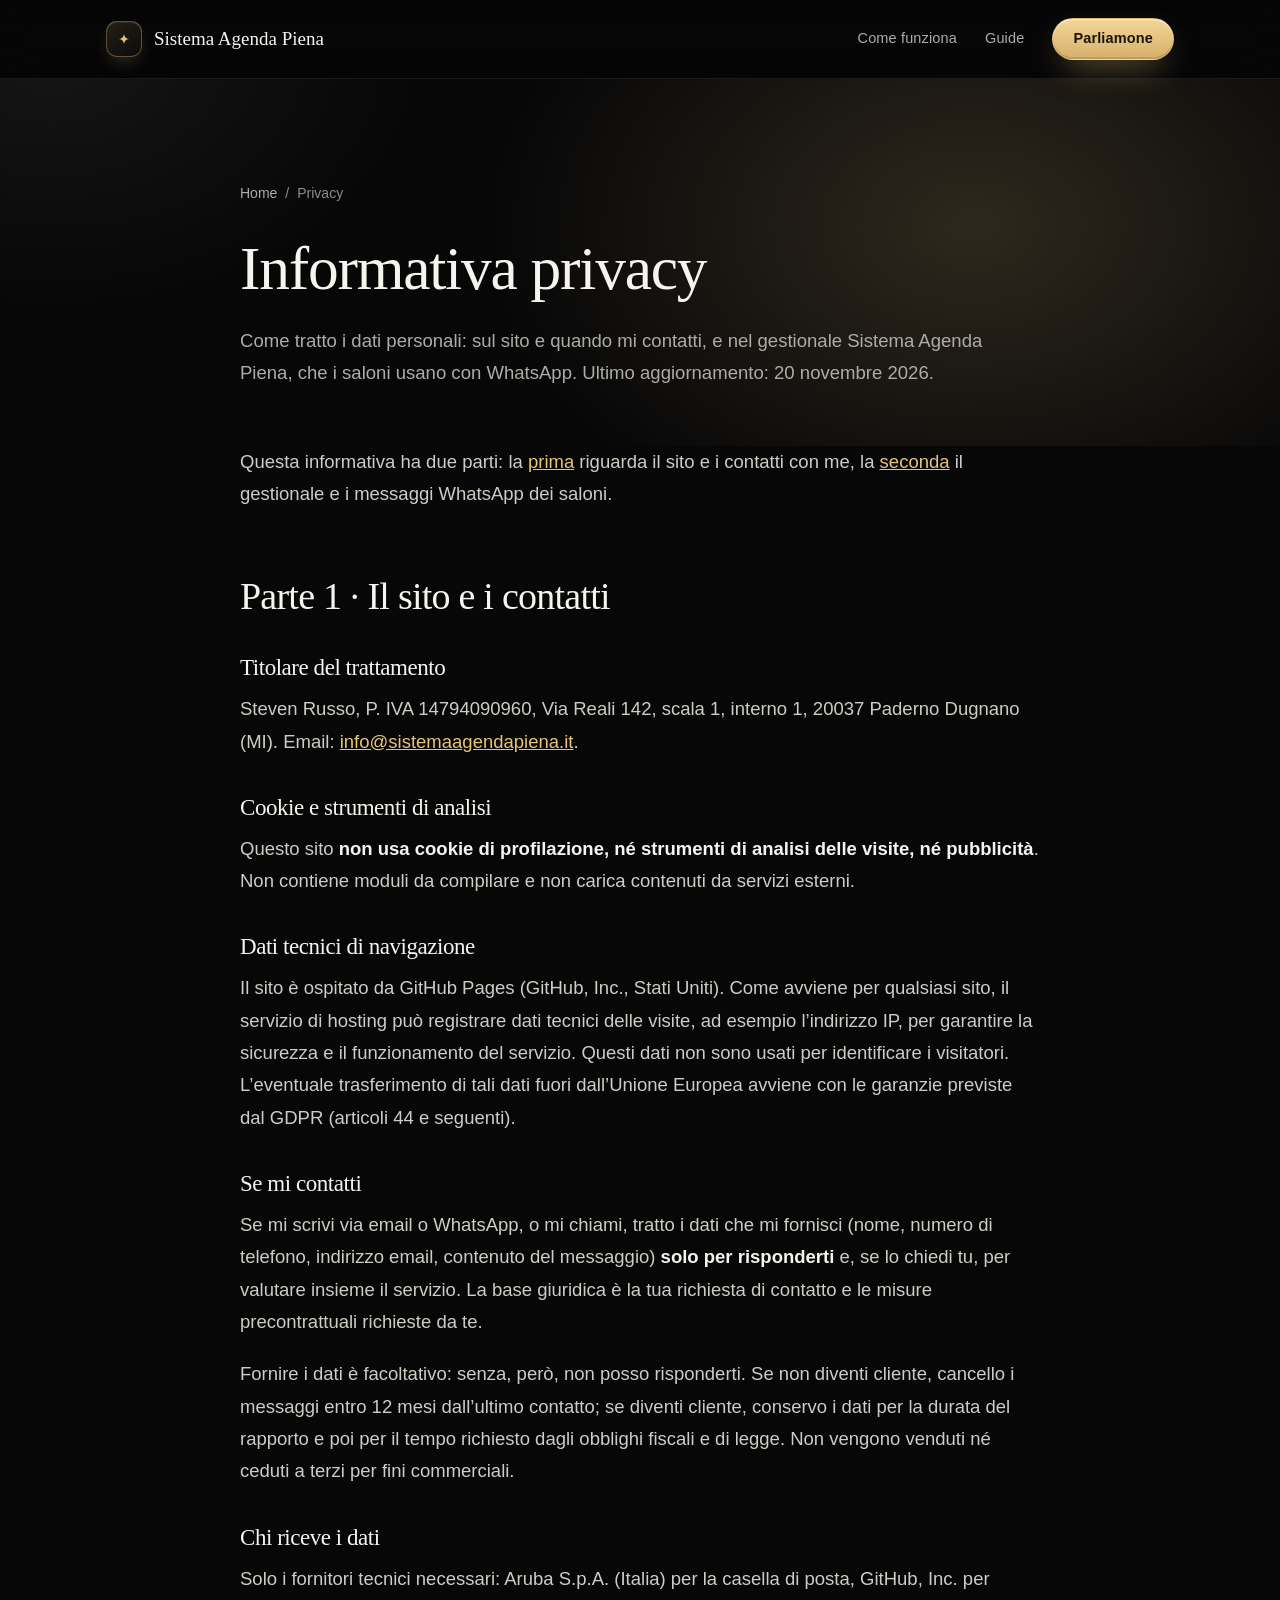
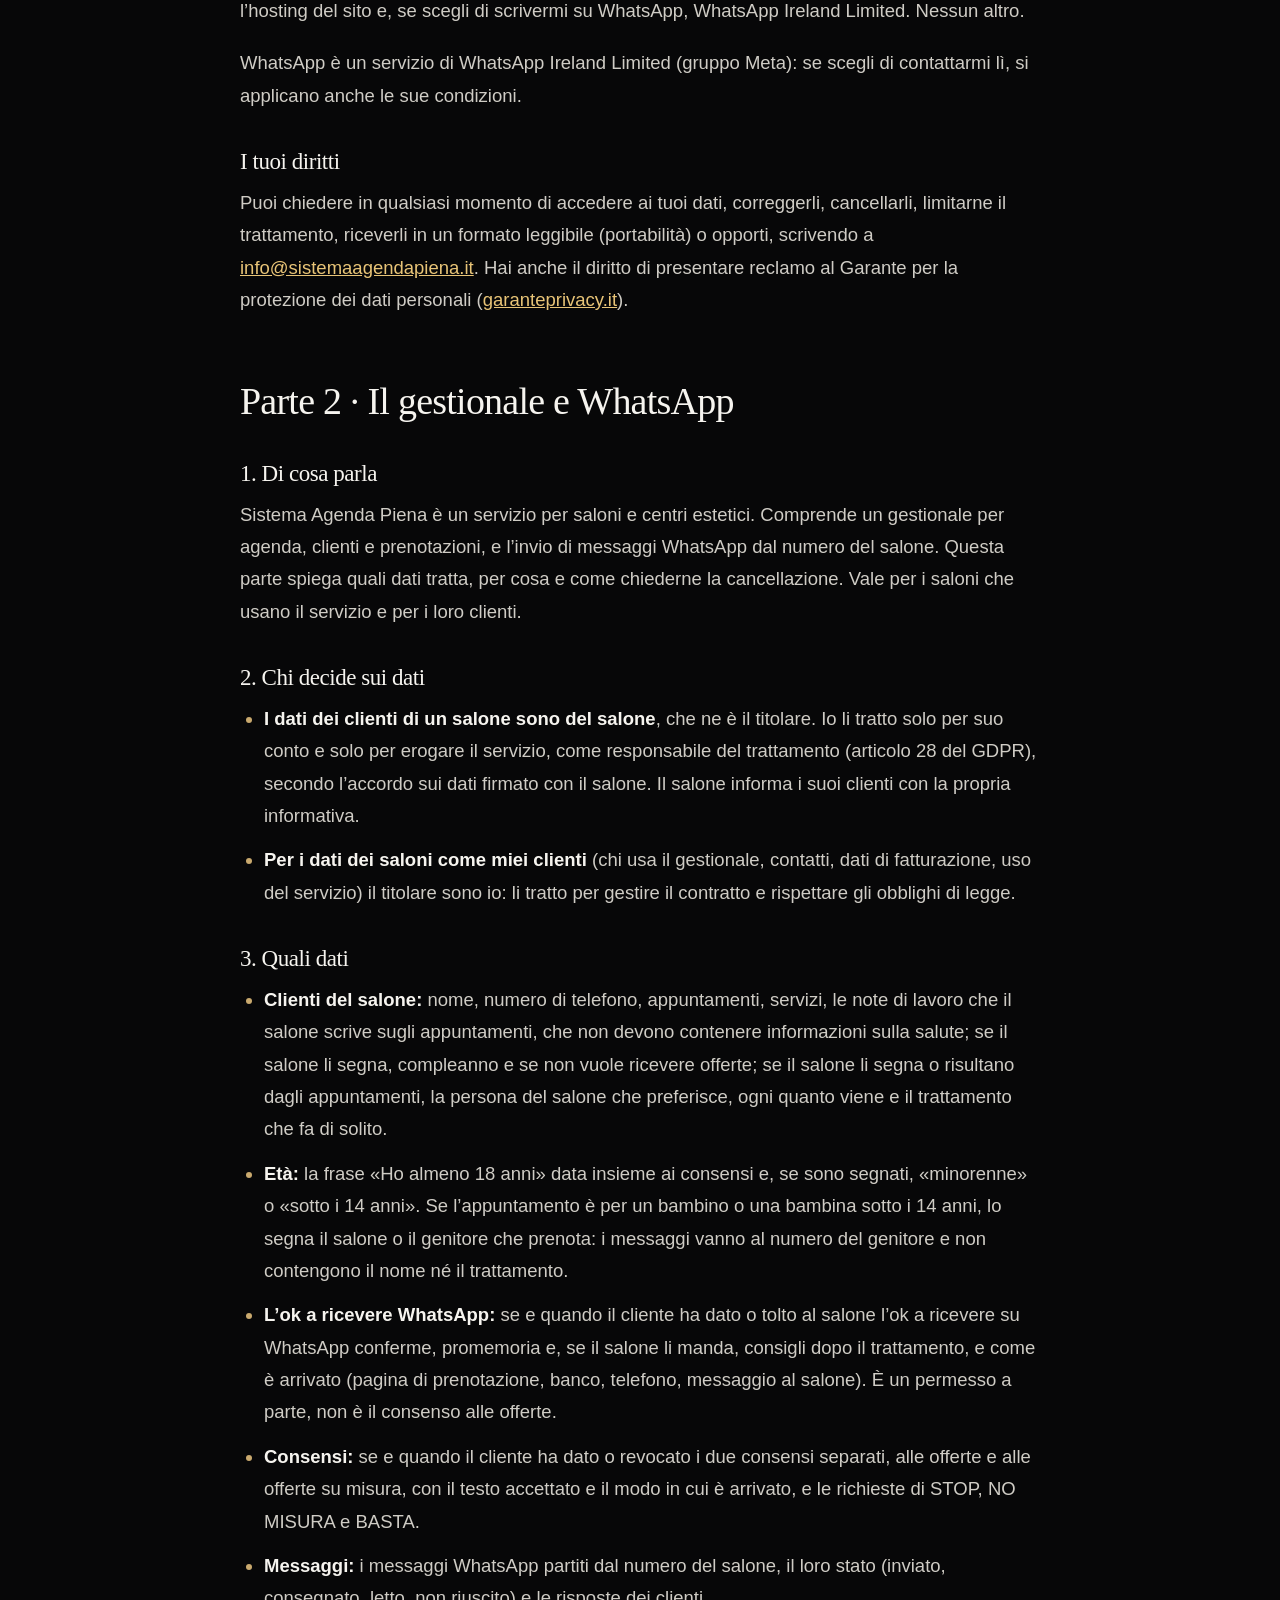
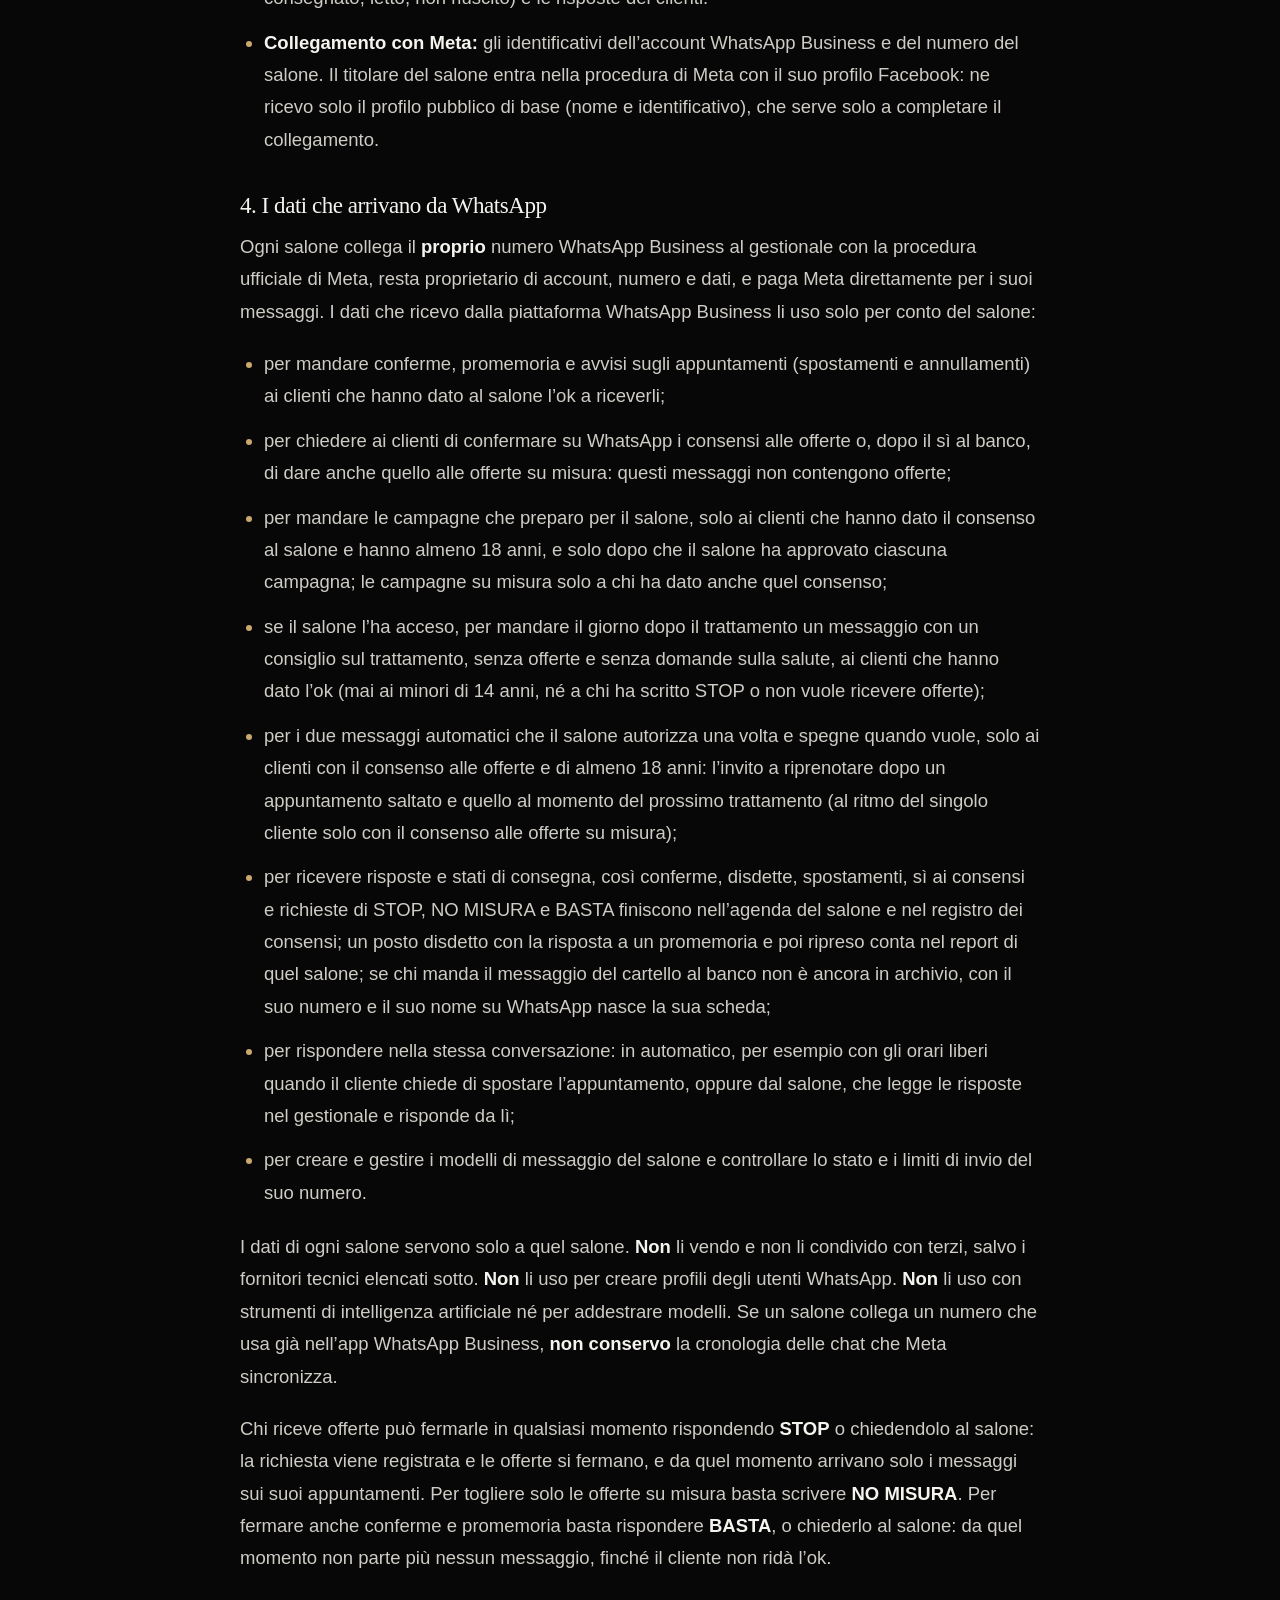
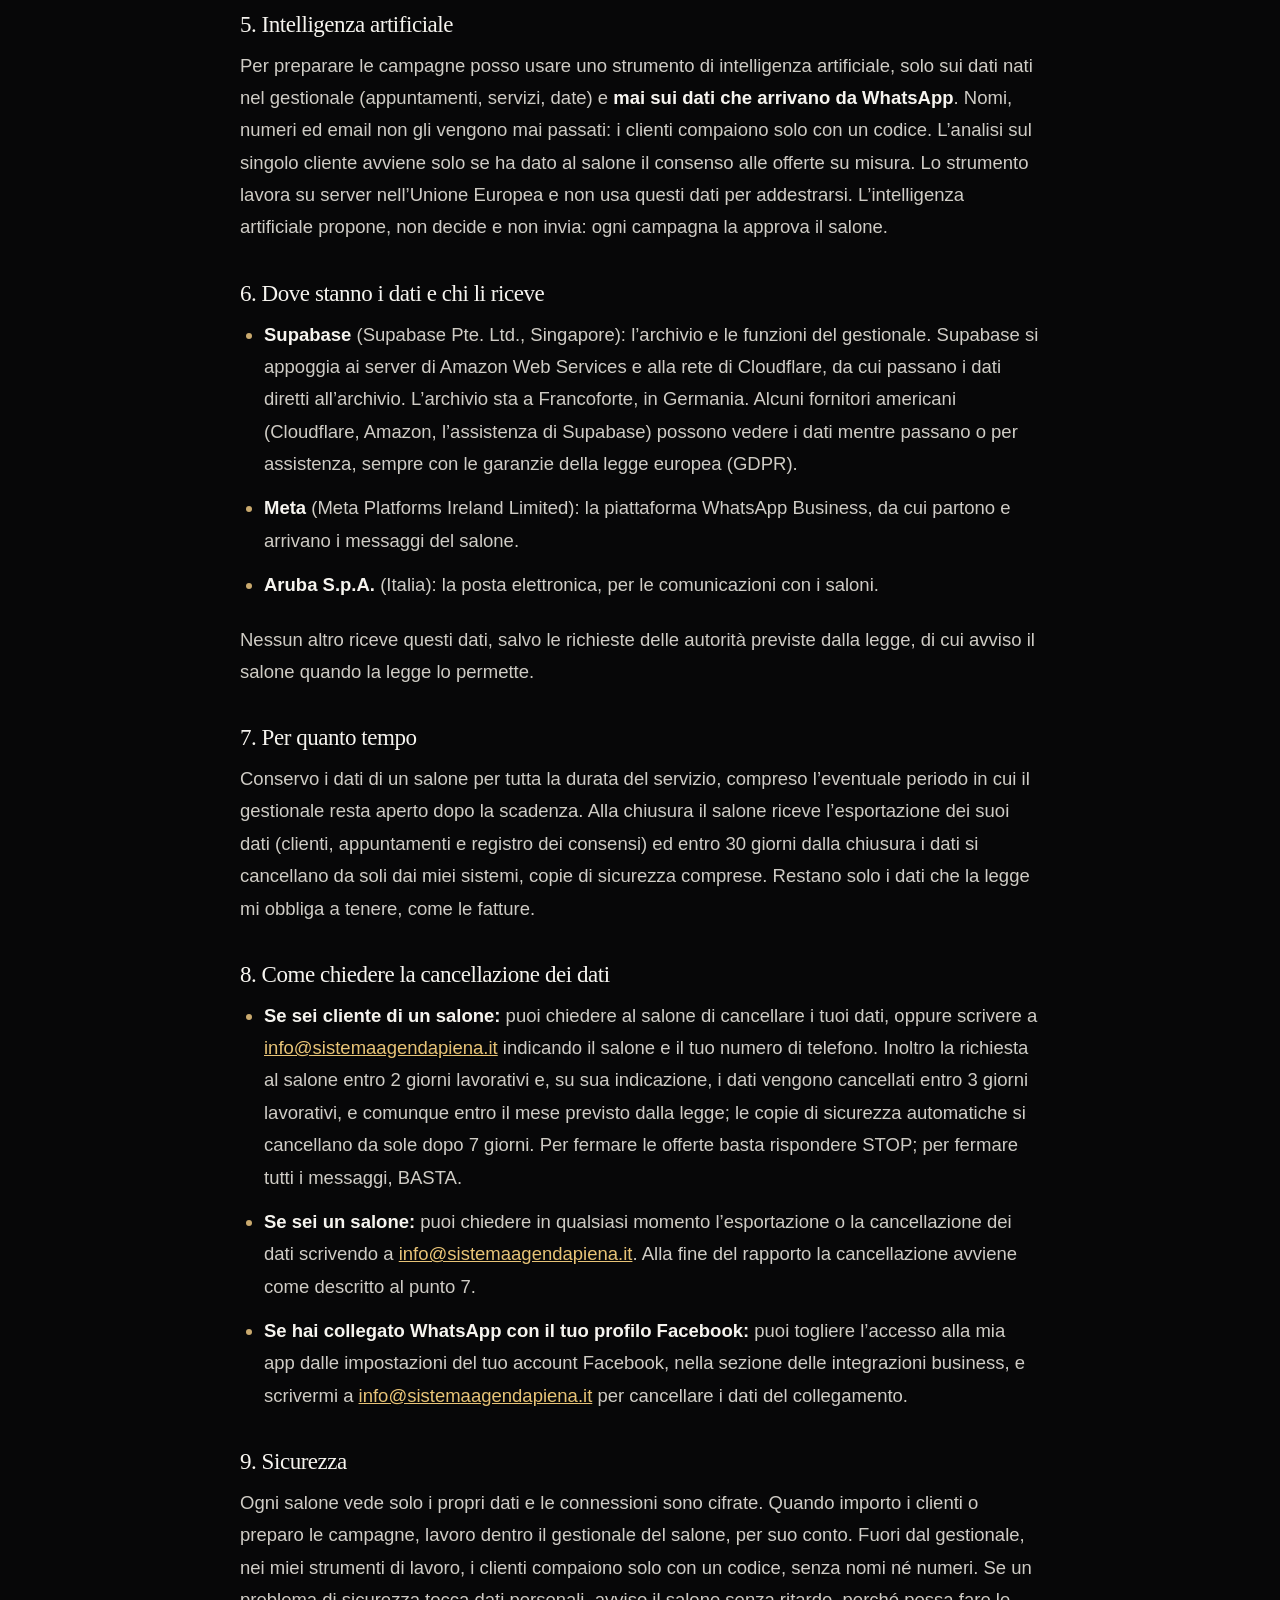
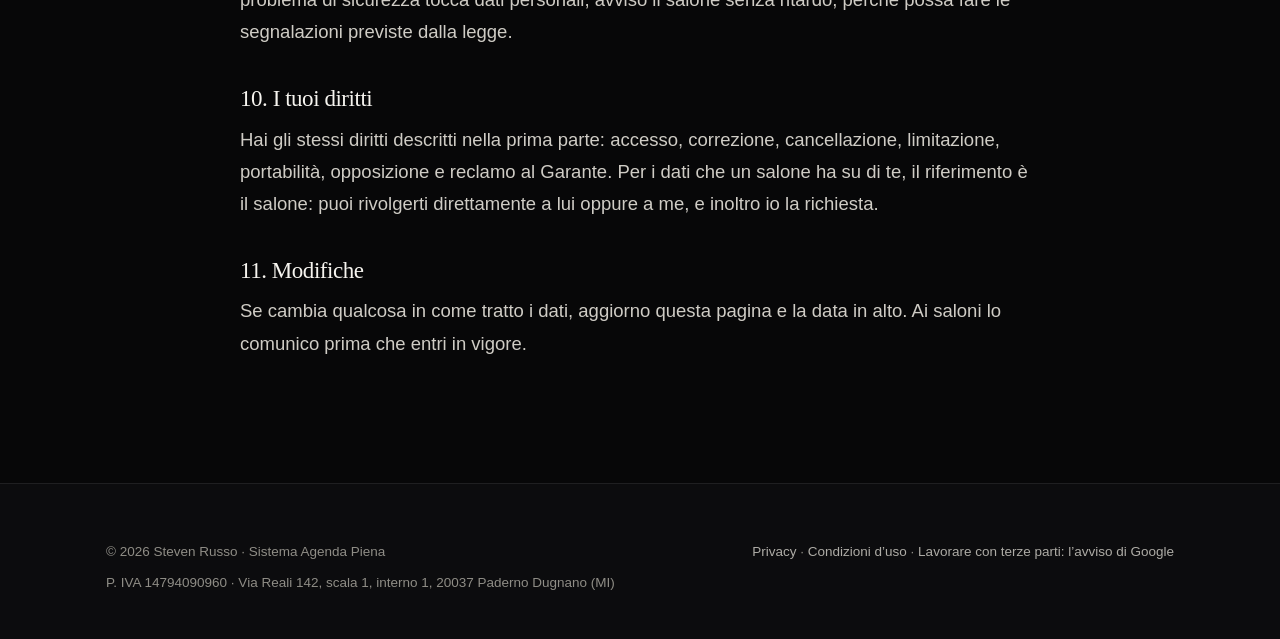
<file: privacy.html>
<!doctype html>
<html lang="it">
<head>
<meta charset="utf-8">
<meta name="viewport" content="width=device-width, initial-scale=1">
<title>Informativa privacy | Sistema Agenda Piena</title>
<meta name="description" content="Come Steven Russo tratta i dati personali: sul sito sistemaagendapiena.it e nel gestionale Sistema Agenda Piena, che i saloni usano con WhatsApp.">
<link rel="canonical" href="https://sistemaagendapiena.it/privacy.html">
<meta name="robots" content="index, follow">
<meta name="theme-color" content="#070708">
<link rel="icon" href="assets/favicon.svg" type="image/svg+xml">
<link rel="stylesheet" href="assets/site.css">
</head>
<body>
<a class="skip" href="#contenuto">Vai al contenuto</a>

<header class="site-header">
  <div class="container">
    <a class="logo" href="index.html" aria-label="Sistema Agenda Piena, pagina iniziale"><span class="logo-mark" aria-hidden="true"><svg viewBox="0 0 64 64" aria-hidden="true" focusable="false"><path d="M32 12c1.6 9.6 5.6 14.4 16 16-10.4 1.6-14.4 6.4-16 16-1.6-9.6-5.6-14.4-16-16 10.4-1.6 14.4-6.4 16-16z" transform="translate(0 4)" fill="currentColor"/></svg></span><span>Sistema Agenda Piena</span></a>
    <nav class="nav" aria-label="Menu principale">
      <a class="nav-link" href="index.html#come-funziona">Come funziona</a>
      <a class="nav-link" href="index.html#guide">Guide</a>
      <a class="btn btn-gold btn-sm" href="index.html#contatti">Parliamone</a>
    </nav>
  </div>
</header>

<main id="contenuto">
  <header class="article-hero">
    <div class="hero-bg" aria-hidden="true"></div>
    <div class="container">
      <div class="article-wrap">
        <nav class="breadcrumb" aria-label="Percorso"><a href="index.html">Home</a><span aria-hidden="true">/</span><span>Privacy</span></nav>
        <h1>Informativa privacy</h1>
        <p class="lead">Come tratto i dati personali: sul sito e quando mi contatti, e nel gestionale Sistema Agenda Piena, che i saloni usano con WhatsApp. Ultimo aggiornamento: 20 novembre 2026.</p>
      </div>
    </div>
  </header>

  <div class="container">
    <div class="prose">
      <p>Questa informativa ha due parti: la <a href="#sito">prima</a> riguarda il sito e i contatti con me, la <a href="#gestionale">seconda</a> il gestionale e i messaggi WhatsApp dei saloni.</p>

      <h2 id="sito">Parte 1 · Il sito e i contatti</h2>

      <h3>Titolare del trattamento</h3>
      <p>Steven Russo, P. IVA 14794090960, Via Reali 142, scala 1, interno 1, 20037 Paderno Dugnano (MI). Email: <a href="mailto:info@sistemaagendapiena.it">info@sistemaagendapiena.it</a>.</p>

      <h3>Cookie e strumenti di analisi</h3>
      <p>Questo sito <strong>non usa cookie di profilazione, né strumenti di analisi delle visite, né pubblicità</strong>. Non contiene moduli da compilare e non carica contenuti da servizi esterni.</p>

      <h3>Dati tecnici di navigazione</h3>
      <p>Il sito è ospitato da GitHub Pages (GitHub, Inc., Stati Uniti). Come avviene per qualsiasi sito, il servizio di hosting può registrare dati tecnici delle visite, ad esempio l’indirizzo IP, per garantire la sicurezza e il funzionamento del servizio. Questi dati non sono usati per identificare i visitatori. L’eventuale trasferimento di tali dati fuori dall’Unione Europea avviene con le garanzie previste dal GDPR (articoli 44 e seguenti).</p>

      <h3>Se mi contatti</h3>
      <p>Se mi scrivi via email o WhatsApp, o mi chiami, tratto i dati che mi fornisci (nome, numero di telefono, indirizzo email, contenuto del messaggio) <strong>solo per risponderti</strong> e, se lo chiedi tu, per valutare insieme il servizio. La base giuridica è la tua richiesta di contatto e le misure precontrattuali richieste da te.</p>
      <p>Fornire i dati è facoltativo: senza, però, non posso risponderti. Se non diventi cliente, cancello i messaggi entro 12 mesi dall’ultimo contatto; se diventi cliente, conservo i dati per la durata del rapporto e poi per il tempo richiesto dagli obblighi fiscali e di legge. Non vengono venduti né ceduti a terzi per fini commerciali.</p>

      <h3>Chi riceve i dati</h3>
      <p>Solo i fornitori tecnici necessari: Aruba S.p.A. (Italia) per la casella di posta, GitHub, Inc. per l’hosting del sito e, se scegli di scrivermi su WhatsApp, WhatsApp Ireland Limited. Nessun altro.</p>
      <p>WhatsApp è un servizio di WhatsApp Ireland Limited (gruppo Meta): se scegli di contattarmi lì, si applicano anche le sue condizioni.</p>

      <h3>I tuoi diritti</h3>
      <p>Puoi chiedere in qualsiasi momento di accedere ai tuoi dati, correggerli, cancellarli, limitarne il trattamento, riceverli in un formato leggibile (portabilità) o opporti, scrivendo a <a href="mailto:info@sistemaagendapiena.it">info@sistemaagendapiena.it</a>. Hai anche il diritto di presentare reclamo al Garante per la protezione dei dati personali (<a href="https://www.garanteprivacy.it" rel="noopener">garanteprivacy.it</a>).</p>

      <h2 id="gestionale">Parte 2 · Il gestionale e WhatsApp</h2>

      <h3>1. Di cosa parla</h3>
      <p>Sistema Agenda Piena è un servizio per saloni e centri estetici. Comprende un gestionale per agenda, clienti e prenotazioni, e l’invio di messaggi WhatsApp dal numero del salone. Questa parte spiega quali dati tratta, per cosa e come chiederne la cancellazione. Vale per i saloni che usano il servizio e per i loro clienti.</p>

      <h3>2. Chi decide sui dati</h3>
      <ul>
        <li><strong>I dati dei clienti di un salone sono del salone</strong>, che ne è il titolare. Io li tratto solo per suo conto e solo per erogare il servizio, come responsabile del trattamento (articolo 28 del GDPR), secondo l’accordo sui dati firmato con il salone. Il salone informa i suoi clienti con la propria informativa.</li>
        <li><strong>Per i dati dei saloni come miei clienti</strong> (chi usa il gestionale, contatti, dati di fatturazione, uso del servizio) il titolare sono io: li tratto per gestire il contratto e rispettare gli obblighi di legge.</li>
      </ul>

      <h3>3. Quali dati</h3>
      <ul>
        <li><strong>Clienti del salone:</strong> nome, numero di telefono, appuntamenti, servizi, le note di lavoro che il salone scrive sugli appuntamenti, che non devono contenere informazioni sulla salute; se il salone li segna, compleanno e se non vuole ricevere offerte; se il salone li segna o risultano dagli appuntamenti, la persona del salone che preferisce, ogni quanto viene e il trattamento che fa di solito.</li>
        <li><strong>Età:</strong> la frase «Ho almeno 18 anni» data insieme ai consensi e, se sono segnati, «minorenne» o «sotto i 14 anni». Se l’appuntamento è per un bambino o una bambina sotto i 14 anni, lo segna il salone o il genitore che prenota: i messaggi vanno al numero del genitore e non contengono il nome né il trattamento.</li>
        <li><strong>L’ok a ricevere WhatsApp:</strong> se e quando il cliente ha dato o tolto al salone l’ok a ricevere su WhatsApp conferme, promemoria e, se il salone li manda, consigli dopo il trattamento, e come è arrivato (pagina di prenotazione, banco, telefono, messaggio al salone). È un permesso a parte, non è il consenso alle offerte.</li>
        <li><strong>Consensi:</strong> se e quando il cliente ha dato o revocato i due consensi separati, alle offerte e alle offerte su misura, con il testo accettato e il modo in cui è arrivato, e le richieste di STOP, NO MISURA e BASTA.</li>
        <li><strong>Messaggi:</strong> i messaggi WhatsApp partiti dal numero del salone, il loro stato (inviato, consegnato, letto, non riuscito) e le risposte dei clienti.</li>
        <li><strong>Collegamento con Meta:</strong> gli identificativi dell’account WhatsApp Business e del numero del salone. Il titolare del salone entra nella procedura di Meta con il suo profilo Facebook: ne ricevo solo il profilo pubblico di base (nome e identificativo), che serve solo a completare il collegamento.</li>
      </ul>

      <h3>4. I dati che arrivano da WhatsApp</h3>
      <p>Ogni salone collega il <strong>proprio</strong> numero WhatsApp Business al gestionale con la procedura ufficiale di Meta, resta proprietario di account, numero e dati, e paga Meta direttamente per i suoi messaggi. I dati che ricevo dalla piattaforma WhatsApp Business li uso solo per conto del salone:</p>
      <ul>
        <li>per mandare conferme, promemoria e avvisi sugli appuntamenti (spostamenti e annullamenti) ai clienti che hanno dato al salone l’ok a riceverli;</li>
        <li>per chiedere ai clienti di confermare su WhatsApp i consensi alle offerte o, dopo il sì al banco, di dare anche quello alle offerte su misura: questi messaggi non contengono offerte;</li>
        <li>per mandare le campagne che preparo per il salone, solo ai clienti che hanno dato il consenso al salone e hanno almeno 18 anni, e solo dopo che il salone ha approvato ciascuna campagna; le campagne su misura solo a chi ha dato anche quel consenso;</li>
        <li>se il salone l’ha acceso, per mandare il giorno dopo il trattamento un messaggio con un consiglio sul trattamento, senza offerte e senza domande sulla salute, ai clienti che hanno dato l’ok (mai ai minori di 14 anni, né a chi ha scritto STOP o non vuole ricevere offerte);</li>
        <li>per i due messaggi automatici che il salone autorizza una volta e spegne quando vuole, solo ai clienti con il consenso alle offerte e di almeno 18 anni: l’invito a riprenotare dopo un appuntamento saltato e quello al momento del prossimo trattamento (al ritmo del singolo cliente solo con il consenso alle offerte su misura);</li>
        <li>per ricevere risposte e stati di consegna, così conferme, disdette, spostamenti, sì ai consensi e richieste di STOP, NO MISURA e BASTA finiscono nell’agenda del salone e nel registro dei consensi; un posto disdetto con la risposta a un promemoria e poi ripreso conta nel report di quel salone; se chi manda il messaggio del cartello al banco non è ancora in archivio, con il suo numero e il suo nome su WhatsApp nasce la sua scheda;</li>
        <li>per rispondere nella stessa conversazione: in automatico, per esempio con gli orari liberi quando il cliente chiede di spostare l’appuntamento, oppure dal salone, che legge le risposte nel gestionale e risponde da lì;</li>
        <li>per creare e gestire i modelli di messaggio del salone e controllare lo stato e i limiti di invio del suo numero.</li>
      </ul>
      <p>I dati di ogni salone servono solo a quel salone. <strong>Non</strong> li vendo e non li condivido con terzi, salvo i fornitori tecnici elencati sotto. <strong>Non</strong> li uso per creare profili degli utenti WhatsApp. <strong>Non</strong> li uso con strumenti di intelligenza artificiale né per addestrare modelli. Se un salone collega un numero che usa già nell’app WhatsApp Business, <strong>non conservo</strong> la cronologia delle chat che Meta sincronizza.</p>
      <p>Chi riceve offerte può fermarle in qualsiasi momento rispondendo <strong>STOP</strong> o chiedendolo al salone: la richiesta viene registrata e le offerte si fermano, e da quel momento arrivano solo i messaggi sui suoi appuntamenti. Per togliere solo le offerte su misura basta scrivere <strong>NO MISURA</strong>. Per fermare anche conferme e promemoria basta rispondere <strong>BASTA</strong>, o chiederlo al salone: da quel momento non parte più nessun messaggio, finché il cliente non ridà l’ok.</p>

      <h3>5. Intelligenza artificiale</h3>
      <p>Per preparare le campagne posso usare uno strumento di intelligenza artificiale, solo sui dati nati nel gestionale (appuntamenti, servizi, date) e <strong>mai sui dati che arrivano da WhatsApp</strong>. Nomi, numeri ed email non gli vengono mai passati: i clienti compaiono solo con un codice. L’analisi sul singolo cliente avviene solo se ha dato al salone il consenso alle offerte su misura. Lo strumento lavora su server nell’Unione Europea e non usa questi dati per addestrarsi. L’intelligenza artificiale propone, non decide e non invia: ogni campagna la approva il salone.</p>

      <h3>6. Dove stanno i dati e chi li riceve</h3>
      <ul>
        <li><strong>Supabase</strong> (Supabase Pte. Ltd., Singapore): l’archivio e le funzioni del gestionale. Supabase si appoggia ai server di Amazon Web Services e alla rete di Cloudflare, da cui passano i dati diretti all’archivio. L’archivio sta a Francoforte, in Germania. Alcuni fornitori americani (Cloudflare, Amazon, l’assistenza di Supabase) possono vedere i dati mentre passano o per assistenza, sempre con le garanzie della legge europea (GDPR).</li>
        <li><strong>Meta</strong> (Meta Platforms Ireland Limited): la piattaforma WhatsApp Business, da cui partono e arrivano i messaggi del salone.</li>
        <li><strong>Aruba S.p.A.</strong> (Italia): la posta elettronica, per le comunicazioni con i saloni.</li>
      </ul>
      <p>Nessun altro riceve questi dati, salvo le richieste delle autorità previste dalla legge, di cui avviso il salone quando la legge lo permette.</p>

      <h3>7. Per quanto tempo</h3>
      <p>Conservo i dati di un salone per tutta la durata del servizio, compreso l’eventuale periodo in cui il gestionale resta aperto dopo la scadenza. Alla chiusura il salone riceve l’esportazione dei suoi dati (clienti, appuntamenti e registro dei consensi) ed entro 30 giorni dalla chiusura i dati si cancellano da soli dai miei sistemi, copie di sicurezza comprese. Restano solo i dati che la legge mi obbliga a tenere, come le fatture.</p>

      <h3>8. Come chiedere la cancellazione dei dati</h3>
      <ul>
        <li><strong>Se sei cliente di un salone:</strong> puoi chiedere al salone di cancellare i tuoi dati, oppure scrivere a <a href="mailto:info@sistemaagendapiena.it">info@sistemaagendapiena.it</a> indicando il salone e il tuo numero di telefono. Inoltro la richiesta al salone entro 2 giorni lavorativi e, su sua indicazione, i dati vengono cancellati entro 3 giorni lavorativi, e comunque entro il mese previsto dalla legge; le copie di sicurezza automatiche si cancellano da sole dopo 7 giorni. Per fermare le offerte basta rispondere STOP; per fermare tutti i messaggi, BASTA.</li>
        <li><strong>Se sei un salone:</strong> puoi chiedere in qualsiasi momento l’esportazione o la cancellazione dei dati scrivendo a <a href="mailto:info@sistemaagendapiena.it">info@sistemaagendapiena.it</a>. Alla fine del rapporto la cancellazione avviene come descritto al punto 7.</li>
        <li><strong>Se hai collegato WhatsApp con il tuo profilo Facebook:</strong> puoi togliere l’accesso alla mia app dalle impostazioni del tuo account Facebook, nella sezione delle integrazioni business, e scrivermi a <a href="mailto:info@sistemaagendapiena.it">info@sistemaagendapiena.it</a> per cancellare i dati del collegamento.</li>
      </ul>

      <h3>9. Sicurezza</h3>
      <p>Ogni salone vede solo i propri dati e le connessioni sono cifrate. Quando importo i clienti o preparo le campagne, lavoro dentro il gestionale del salone, per suo conto. Fuori dal gestionale, nei miei strumenti di lavoro, i clienti compaiono solo con un codice, senza nomi né numeri. Se un problema di sicurezza tocca dati personali, avviso il salone senza ritardo, perché possa fare le segnalazioni previste dalla legge.</p>

      <h3>10. I tuoi diritti</h3>
      <p>Hai gli stessi diritti descritti nella prima parte: accesso, correzione, cancellazione, limitazione, portabilità, opposizione e reclamo al Garante. Per i dati che un salone ha su di te, il riferimento è il salone: puoi rivolgerti direttamente a lui oppure a me, e inoltro io la richiesta.</p>

      <h3>11. Modifiche</h3>
      <p>Se cambia qualcosa in come tratto i dati, aggiorno questa pagina e la data in alto. Ai saloni lo comunico prima che entri in vigore.</p>
    </div>
  </div>
</main>

<footer class="site-footer">
  <div class="container">
    <div class="legal" style="margin-top:0;border-top:0;padding-top:0">
      <span>© 2026 Steven Russo · Sistema Agenda Piena</span>
      <span><a href="privacy.html">Privacy</a> · <a href="condizioni.html">Condizioni d’uso</a> · <a href="https://support.google.com/business/answer/7163406">Lavorare con terze parti: l’avviso di Google</a></span>
      <span>P. IVA 14794090960 · Via Reali 142, scala 1, interno 1, 20037 Paderno Dugnano (MI)</span>
    </div>
  </div>
</footer>
</body>
</html>
</file>
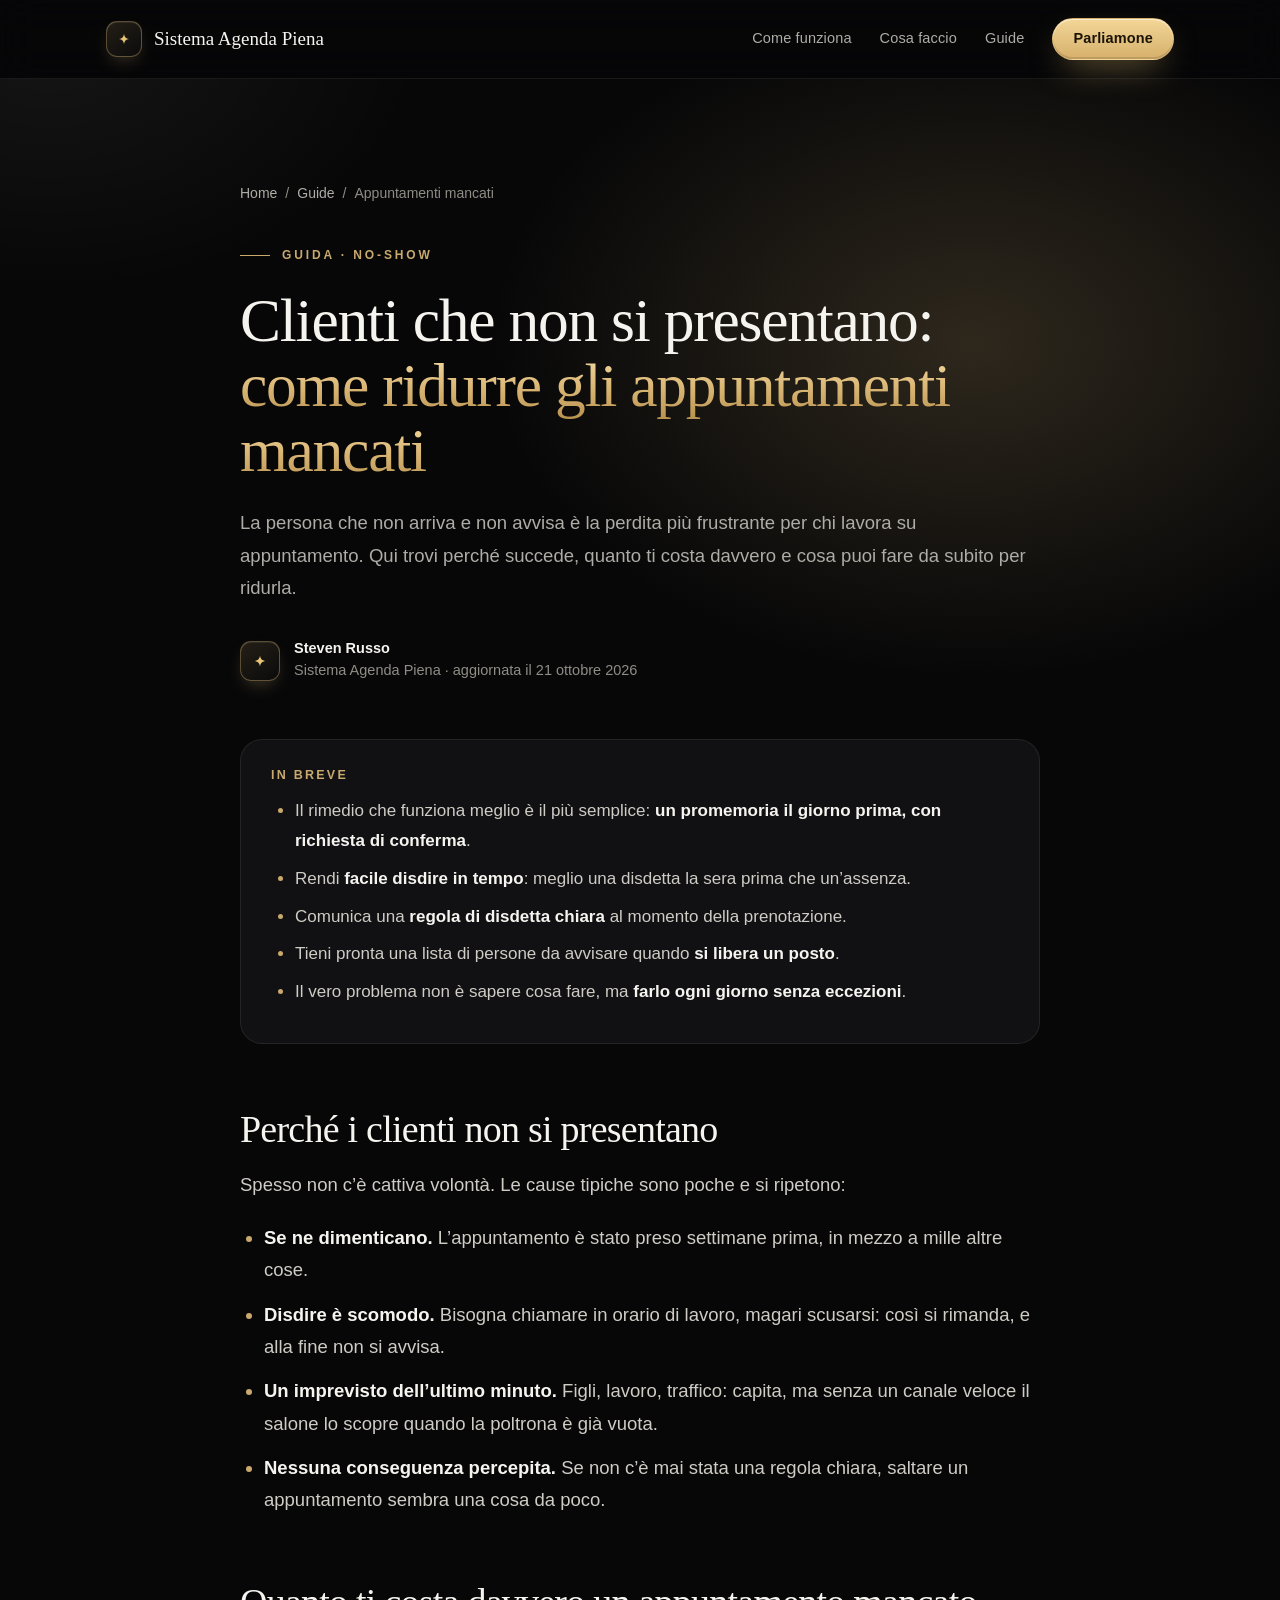
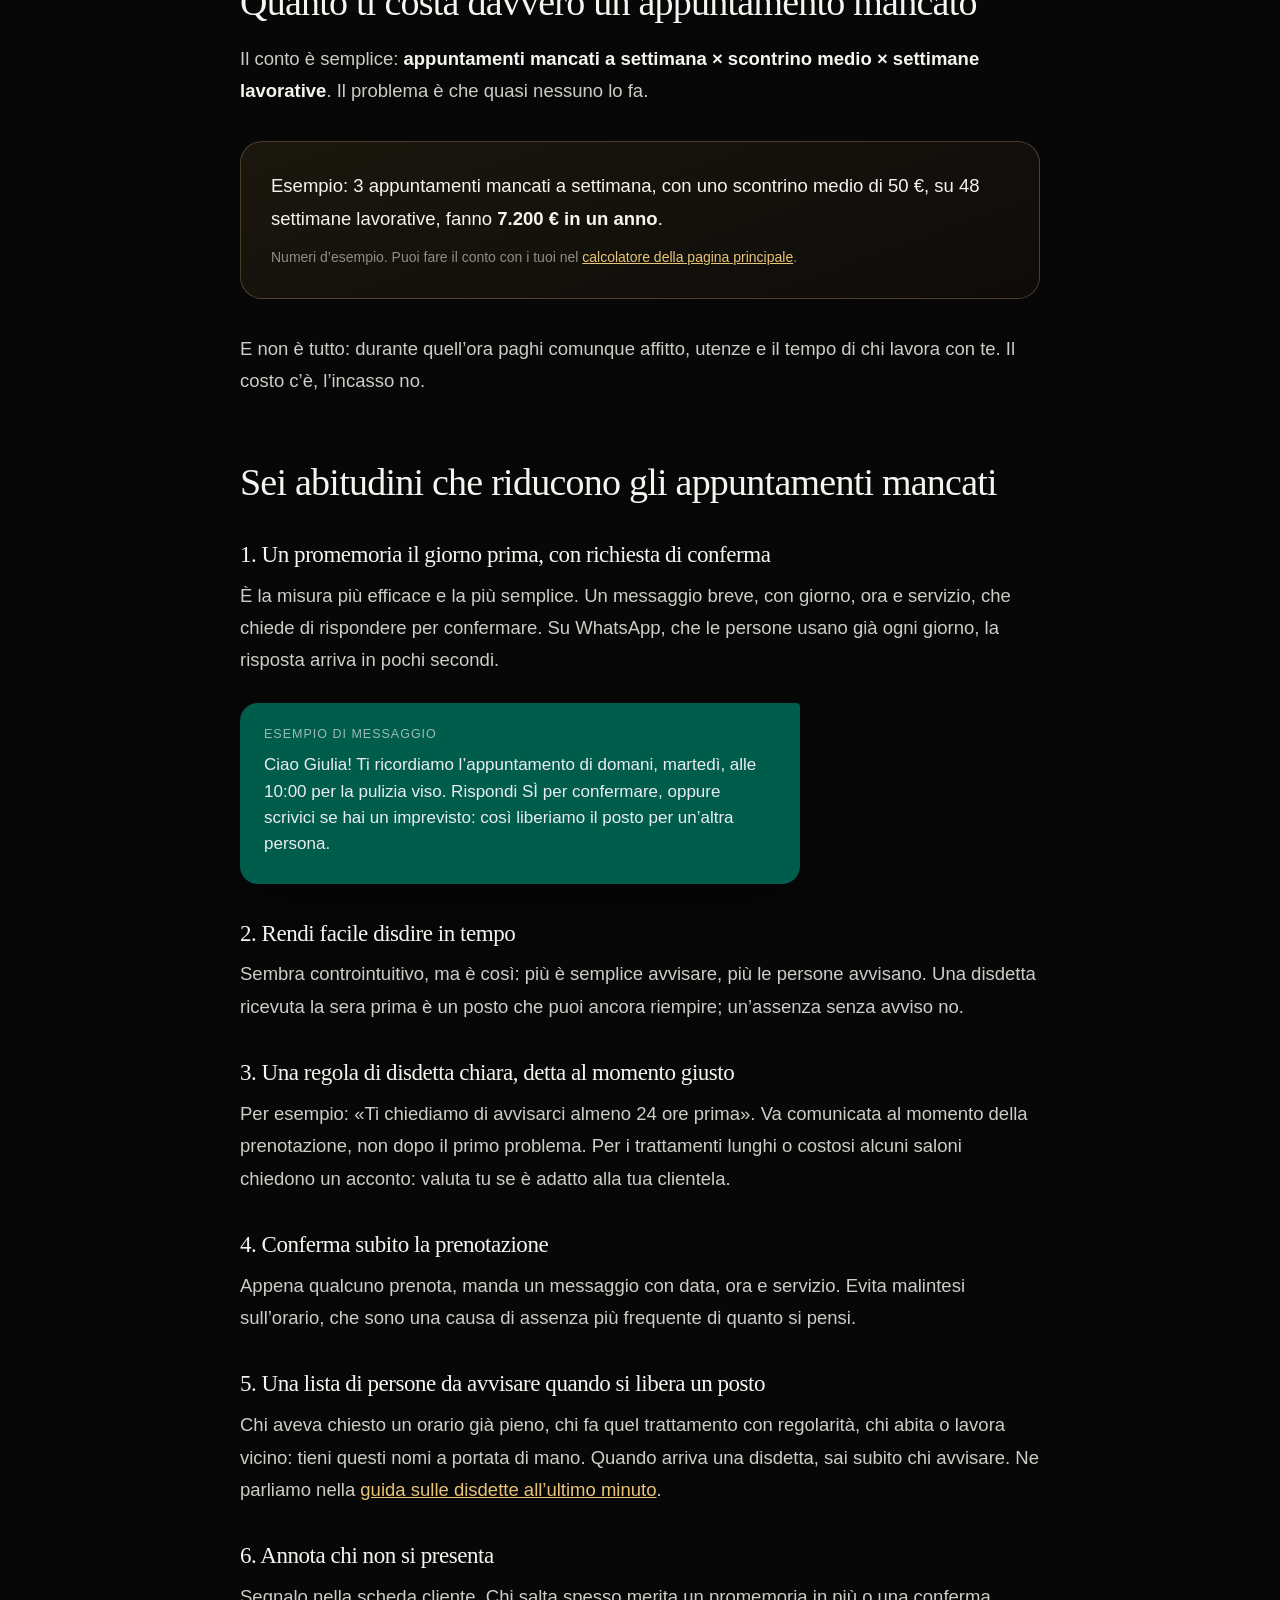
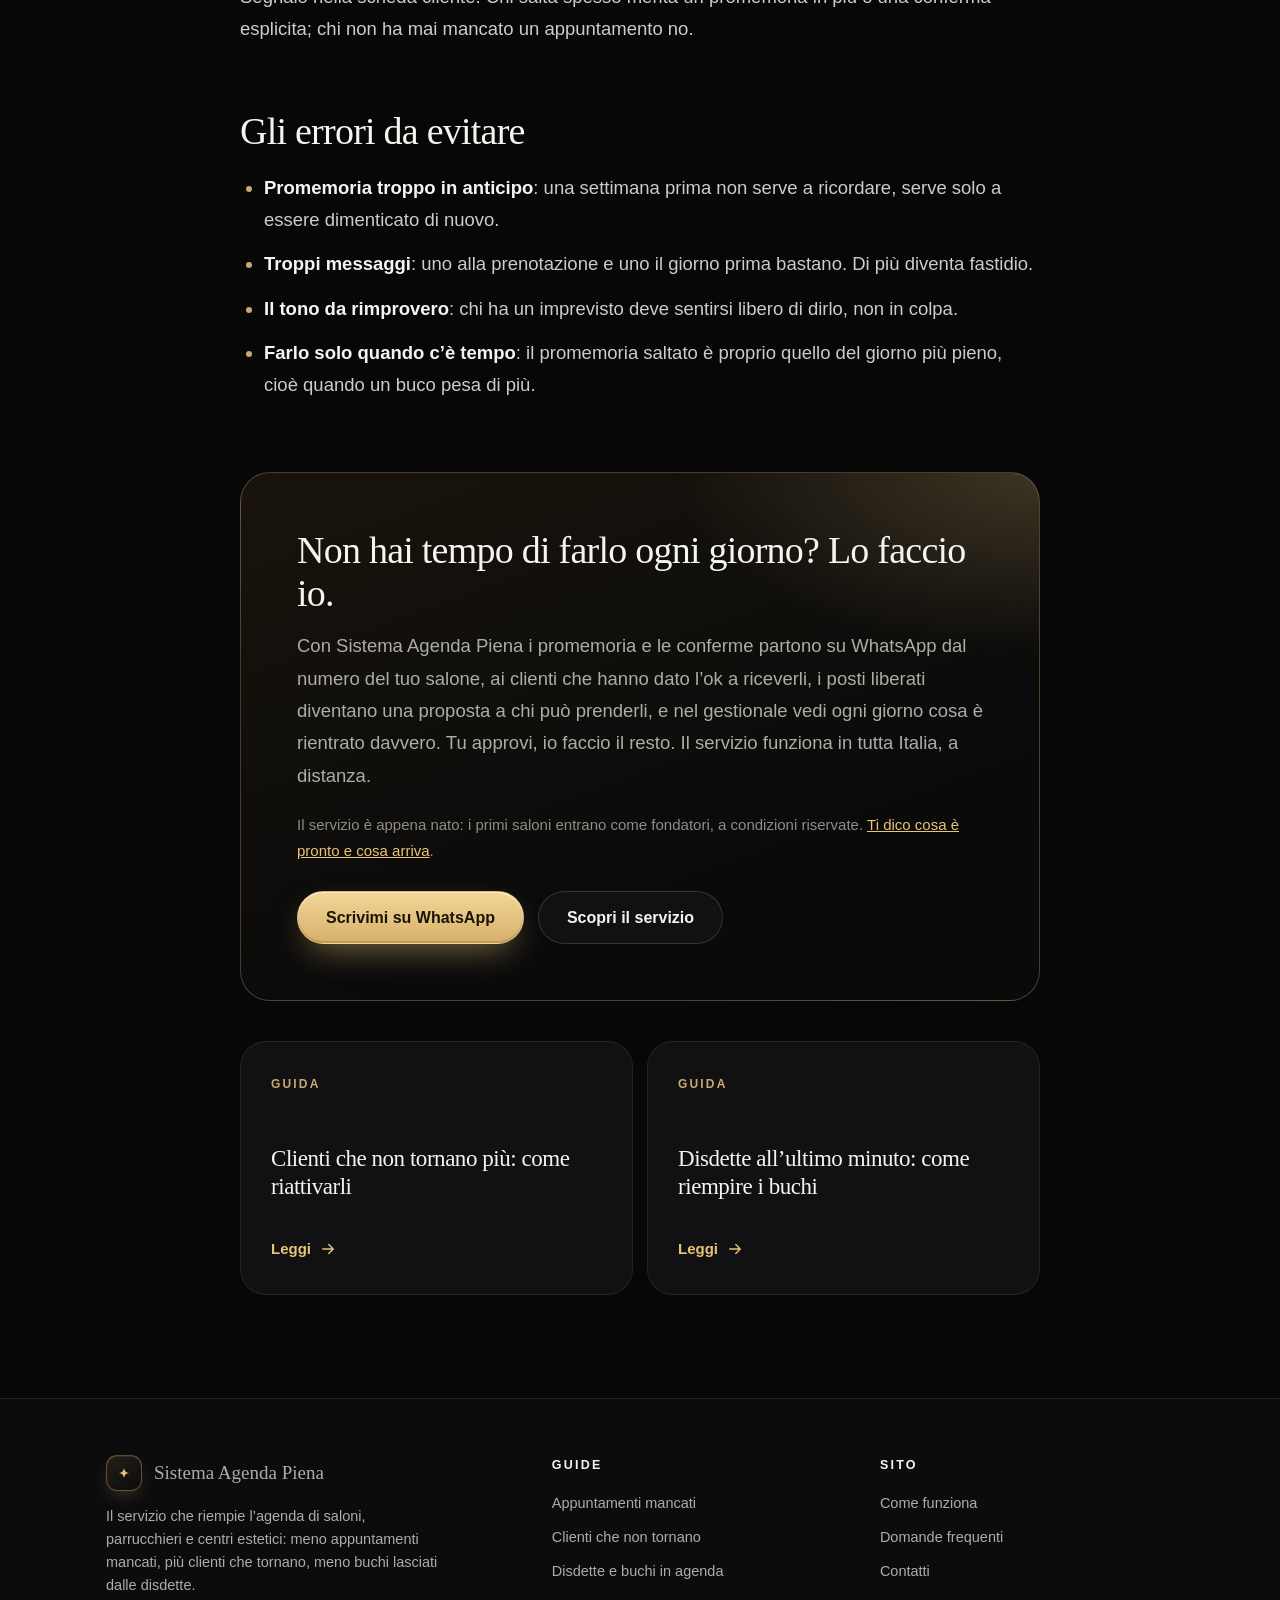
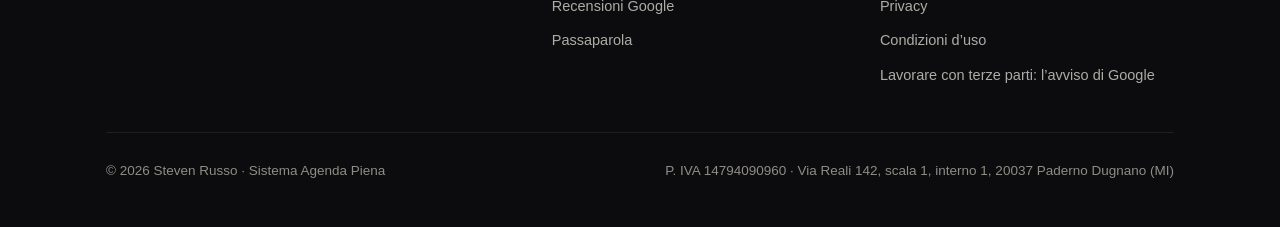
<file: guide/appuntamenti-mancati.html>
<!doctype html>
<html lang="it">
<head>
<meta charset="utf-8">
<meta name="viewport" content="width=device-width, initial-scale=1">
<title>Come ridurre gli appuntamenti mancati in salone</title>
<meta name="description" content="Perché i clienti non si presentano, quanto costa davvero un no-show e sei abitudini che riducono gli appuntamenti mancati in saloni e centri estetici.">
<link rel="canonical" href="https://sistemaagendapiena.it/guide/appuntamenti-mancati.html">
<meta name="robots" content="index, follow, max-snippet:-1">
<meta name="author" content="Steven Russo">
<meta name="theme-color" content="#070708">
<link rel="icon" href="../assets/favicon.svg" type="image/svg+xml">
<link rel="stylesheet" href="../assets/site.css">
<meta property="og:type" content="article">
<meta property="og:locale" content="it_IT">
<meta property="og:site_name" content="Sistema Agenda Piena">
<meta property="og:image" content="https://sistemaagendapiena.it/assets/og.png">
<meta property="og:url" content="https://sistemaagendapiena.it/guide/appuntamenti-mancati.html">
<meta property="og:title" content="Clienti che non si presentano: come ridurre gli appuntamenti mancati">
<meta property="og:description" content="Perché i clienti non si presentano, quanto costa davvero e sei abitudini che riducono i no-show nel salone.">
<script type="application/ld+json">
{
  "@context": "https://schema.org",
  "@graph": [
    {
      "@type": "Article",
      "@id": "https://sistemaagendapiena.it/guide/appuntamenti-mancati.html#articolo",
      "headline": "Clienti che non si presentano: come ridurre gli appuntamenti mancati nel salone",
      "description": "Perché i clienti non si presentano all’appuntamento, quanto costa un no-show e sei abitudini che riducono gli appuntamenti mancati in saloni e centri estetici.",
      "inLanguage": "it-IT",
      "image": "https://sistemaagendapiena.it/assets/og.png",
      "datePublished": "2026-09-16",
      "dateModified": "2026-10-21",
      "author": { "@type": "Person", "@id": "https://sistemaagendapiena.it/#steven-russo", "name": "Steven Russo" },
      "publisher": { "@type": "Organization", "@id": "https://sistemaagendapiena.it/#azienda", "name": "Sistema Agenda Piena", "url": "https://sistemaagendapiena.it/" },
      "mainEntityOfPage": "https://sistemaagendapiena.it/guide/appuntamenti-mancati.html",
      "about": ["appuntamenti mancati", "no-show", "centri estetici", "saloni di bellezza", "promemoria appuntamenti WhatsApp"]
    },
    {
      "@type": "BreadcrumbList",
      "itemListElement": [
        { "@type": "ListItem", "position": 1, "name": "Sistema Agenda Piena", "item": "https://sistemaagendapiena.it/" },
        { "@type": "ListItem", "position": 2, "name": "Guide", "item": "https://sistemaagendapiena.it/guide/" },
        { "@type": "ListItem", "position": 3, "name": "Appuntamenti mancati", "item": "https://sistemaagendapiena.it/guide/appuntamenti-mancati.html" }
      ]
    }
  ]
}
</script>
</head>
<body>
<a class="skip" href="#contenuto">Vai al contenuto</a>

<header class="site-header">
  <div class="container">
    <a class="logo" href="../index.html" aria-label="Sistema Agenda Piena, pagina iniziale"><span class="logo-mark" aria-hidden="true"><svg viewBox="0 0 64 64" aria-hidden="true" focusable="false"><path d="M32 12c1.6 9.6 5.6 14.4 16 16-10.4 1.6-14.4 6.4-16 16-1.6-9.6-5.6-14.4-16-16 10.4-1.6 14.4-6.4 16-16z" transform="translate(0 4)" fill="currentColor"/></svg></span><span>Sistema Agenda Piena</span></a>
    <nav class="nav" aria-label="Menu principale">
      <a class="nav-link" href="../index.html#come-funziona">Come funziona</a>
      <a class="nav-link" href="../index.html#servizi">Cosa faccio</a>
      <a class="nav-link" href="index.html">Guide</a>
      <a class="btn btn-gold btn-sm" href="../index.html#contatti">Parliamone</a>
    </nav>
  </div>
</header>

<main id="contenuto">
  <article>
    <header class="article-hero">
      <div class="hero-bg" aria-hidden="true"></div>
      <div class="container">
        <div class="article-wrap">
          <nav class="breadcrumb" aria-label="Percorso"><a href="../index.html">Home</a><span aria-hidden="true">/</span><a href="index.html">Guide</a><span aria-hidden="true">/</span><span>Appuntamenti mancati</span></nav>
          <p class="eyebrow">Guida · No-show</p>
          <h1>Clienti che non si presentano: <span class="gold-text">come ridurre gli appuntamenti mancati</span></h1>
          <p class="lead">La persona che non arriva e non avvisa è la perdita più frustrante per chi lavora su appuntamento. Qui trovi perché succede, quanto ti costa davvero e cosa puoi fare da subito per ridurla.</p>
          <div class="byline"><span class="logo-mark" aria-hidden="true"><svg viewBox="0 0 64 64" aria-hidden="true" focusable="false"><path d="M32 12c1.6 9.6 5.6 14.4 16 16-10.4 1.6-14.4 6.4-16 16-1.6-9.6-5.6-14.4-16-16 10.4-1.6 14.4-6.4 16-16z" transform="translate(0 4)" fill="currentColor"/></svg></span><div><b>Steven Russo</b>Sistema Agenda Piena · aggiornata il 21 ottobre 2026</div></div>
        </div>
      </div>
    </header>

    <div class="container">
      <div class="prose">
        <section class="summary-box">
          <h2>In breve</h2>
          <ul>
            <li>Il rimedio che funziona meglio è il più semplice: <strong>un promemoria il giorno prima, con richiesta di conferma</strong>.</li>
            <li>Rendi <strong>facile disdire in tempo</strong>: meglio una disdetta la sera prima che un’assenza.</li>
            <li>Comunica una <strong>regola di disdetta chiara</strong> al momento della prenotazione.</li>
            <li>Tieni pronta una lista di persone da avvisare quando <strong>si libera un posto</strong>.</li>
            <li>Il vero problema non è sapere cosa fare, ma <strong>farlo ogni giorno senza eccezioni</strong>.</li>
          </ul>
        </section>

        <h2>Perché i clienti non si presentano</h2>
        <p>Spesso non c’è cattiva volontà. Le cause tipiche sono poche e si ripetono:</p>
        <ul>
          <li><strong>Se ne dimenticano.</strong> L’appuntamento è stato preso settimane prima, in mezzo a mille altre cose.</li>
          <li><strong>Disdire è scomodo.</strong> Bisogna chiamare in orario di lavoro, magari scusarsi: così si rimanda, e alla fine non si avvisa.</li>
          <li><strong>Un imprevisto dell’ultimo minuto.</strong> Figli, lavoro, traffico: capita, ma senza un canale veloce il salone lo scopre quando la poltrona è già vuota.</li>
          <li><strong>Nessuna conseguenza percepita.</strong> Se non c’è mai stata una regola chiara, saltare un appuntamento sembra una cosa da poco.</li>
        </ul>

        <h2>Quanto ti costa davvero un appuntamento mancato</h2>
        <p>Il conto è semplice: <strong>appuntamenti mancati a settimana × scontrino medio × settimane lavorative</strong>. Il problema è che quasi nessuno lo fa.</p>
        <div class="callout">
          <p>Esempio: 3 appuntamenti mancati a settimana, con uno scontrino medio di 50 €, su 48 settimane lavorative, fanno <strong>7.200 € in un anno</strong>.</p>
          <small>Numeri d’esempio. Puoi fare il conto con i tuoi nel <a href="../index.html#calcolatore">calcolatore della pagina principale</a>.</small>
        </div>
        <p>E non è tutto: durante quell’ora paghi comunque affitto, utenze e il tempo di chi lavora con te. Il costo c’è, l’incasso no.</p>

        <h2>Sei abitudini che riducono gli appuntamenti mancati</h2>

        <h3>1. Un promemoria il giorno prima, con richiesta di conferma</h3>
        <p>È la misura più efficace e la più semplice. Un messaggio breve, con giorno, ora e servizio, che chiede di rispondere per confermare. Su WhatsApp, che le persone usano già ogni giorno, la risposta arriva in pochi secondi.</p>
        <div class="message"><small>Esempio di messaggio</small>Ciao Giulia! Ti ricordiamo l’appuntamento di domani, martedì, alle 10:00 per la pulizia viso. Rispondi SÌ per confermare, oppure scrivici se hai un imprevisto: così liberiamo il posto per un’altra persona.</div>

        <h3>2. Rendi facile disdire in tempo</h3>
        <p>Sembra controintuitivo, ma è così: più è semplice avvisare, più le persone avvisano. Una disdetta ricevuta la sera prima è un posto che puoi ancora riempire; un’assenza senza avviso no.</p>

        <h3>3. Una regola di disdetta chiara, detta al momento giusto</h3>
        <p>Per esempio: «Ti chiediamo di avvisarci almeno 24 ore prima». Va comunicata al momento della prenotazione, non dopo il primo problema. Per i trattamenti lunghi o costosi alcuni saloni chiedono un acconto: valuta tu se è adatto alla tua clientela.</p>

        <h3>4. Conferma subito la prenotazione</h3>
        <p>Appena qualcuno prenota, manda un messaggio con data, ora e servizio. Evita malintesi sull’orario, che sono una causa di assenza più frequente di quanto si pensi.</p>

        <h3>5. Una lista di persone da avvisare quando si libera un posto</h3>
        <p>Chi aveva chiesto un orario già pieno, chi fa quel trattamento con regolarità, chi abita o lavora vicino: tieni questi nomi a portata di mano. Quando arriva una disdetta, sai subito chi avvisare. Ne parliamo nella <a href="../guide/buchi-in-agenda.html">guida sulle disdette all’ultimo minuto</a>.</p>

        <h3>6. Annota chi non si presenta</h3>
        <p>Segnalo nella scheda cliente. Chi salta spesso merita un promemoria in più o una conferma esplicita; chi non ha mai mancato un appuntamento no.</p>

        <h2>Gli errori da evitare</h2>
        <ul>
          <li><strong>Promemoria troppo in anticipo</strong>: una settimana prima non serve a ricordare, serve solo a essere dimenticato di nuovo.</li>
          <li><strong>Troppi messaggi</strong>: uno alla prenotazione e uno il giorno prima bastano. Di più diventa fastidio.</li>
          <li><strong>Il tono da rimprovero</strong>: chi ha un imprevisto deve sentirsi libero di dirlo, non in colpa.</li>
          <li><strong>Farlo solo quando c’è tempo</strong>: il promemoria saltato è proprio quello del giorno più pieno, cioè quando un buco pesa di più.</li>
        </ul>

        <section class="cta-box">
          <h2>Non hai tempo di farlo ogni giorno? Lo faccio io.</h2>
          <p>Con Sistema Agenda Piena i promemoria e le conferme partono su WhatsApp dal numero del tuo salone, ai clienti che hanno dato l’ok a riceverli, i posti liberati diventano una proposta a chi può prenderli, e nel gestionale vedi ogni giorno cosa è rientrato davvero. Tu approvi, io faccio il resto. Il servizio funziona in tutta Italia, a distanza.</p>
          <p class="early-note">Il servizio è appena nato: i primi saloni entrano come fondatori, a condizioni riservate. <a href="../index.html#fondatori">Ti dico cosa è pronto e cosa arriva</a>.</p>
          <div class="cta-row">
            <a class="btn btn-gold" href="https://wa.me/393387505153?text=Ciao%20Steven%2C%20ho%20letto%20la%20guida%20sugli%20appuntamenti%20mancati%20e%20vorrei%20capire%20se%20Sistema%20Agenda%20Piena%20fa%20per%20il%20mio%20salone.">Scrivimi su WhatsApp</a>
            <a class="btn btn-ghost" href="../index.html">Scopri il servizio</a>
          </div>
        </section>

        <div class="related">
          <a class="guide-card" href="../guide/clienti-che-non-tornano.html"><span class="tag">Guida</span><h3>Clienti che non tornano più: come riattivarli</h3><span class="more">Leggi <svg viewBox="0 0 24 24" fill="none" stroke="currentColor" stroke-width="1.8" stroke-linecap="round" stroke-linejoin="round" aria-hidden="true"><path d="M5 12h14M13 6l6 6-6 6"/></svg></span></a>
          <a class="guide-card" href="../guide/buchi-in-agenda.html"><span class="tag">Guida</span><h3>Disdette all’ultimo minuto: come riempire i buchi</h3><span class="more">Leggi <svg viewBox="0 0 24 24" fill="none" stroke="currentColor" stroke-width="1.8" stroke-linecap="round" stroke-linejoin="round" aria-hidden="true"><path d="M5 12h14M13 6l6 6-6 6"/></svg></span></a>
        </div>
      </div>
    </div>
  </article>
</main>

<footer class="site-footer">
  <div class="container">
    <div class="footer-grid">
      <div>
        <a class="logo" href="../index.html"><span class="logo-mark" aria-hidden="true"><svg viewBox="0 0 64 64" aria-hidden="true" focusable="false"><path d="M32 12c1.6 9.6 5.6 14.4 16 16-10.4 1.6-14.4 6.4-16 16-1.6-9.6-5.6-14.4-16-16 10.4-1.6 14.4-6.4 16-16z" transform="translate(0 4)" fill="currentColor"/></svg></span><span>Sistema Agenda Piena</span></a>
        <p>Il servizio che riempie l’agenda di saloni, parrucchieri e centri estetici: meno appuntamenti mancati, più clienti che tornano, meno buchi lasciati dalle disdette.</p>
      </div>
      <div>
        <h4>Guide</h4>
        <ul>
          <li><a href="../guide/appuntamenti-mancati.html">Appuntamenti mancati</a></li>
          <li><a href="../guide/clienti-che-non-tornano.html">Clienti che non tornano</a></li>
          <li><a href="../guide/buchi-in-agenda.html">Disdette e buchi in agenda</a></li>
          <li><a href="../guide/recensioni-google.html">Recensioni Google</a></li>
          <li><a href="../guide/passaparola.html">Passaparola</a></li>
        </ul>
      </div>
      <div>
        <h4>Sito</h4>
        <ul>
          <li><a href="../index.html#come-funziona">Come funziona</a></li>
          <li><a href="../index.html#domande">Domande frequenti</a></li>
          <li><a href="../index.html#contatti">Contatti</a></li>
          <li><a href="../privacy.html">Privacy</a></li>
          <li><a href="../condizioni.html">Condizioni d’uso</a></li>
          <li><a href="https://support.google.com/business/answer/7163406">Lavorare con terze parti: l’avviso di Google</a></li>
        </ul>
      </div>
    </div>
    <div class="legal">
      <span>© 2026 Steven Russo · Sistema Agenda Piena</span>
      <span>P. IVA 14794090960 · Via Reali 142, scala 1, interno 1, 20037 Paderno Dugnano (MI)</span>
    </div>
  </div>
</footer>
</body>
</html>
</file>
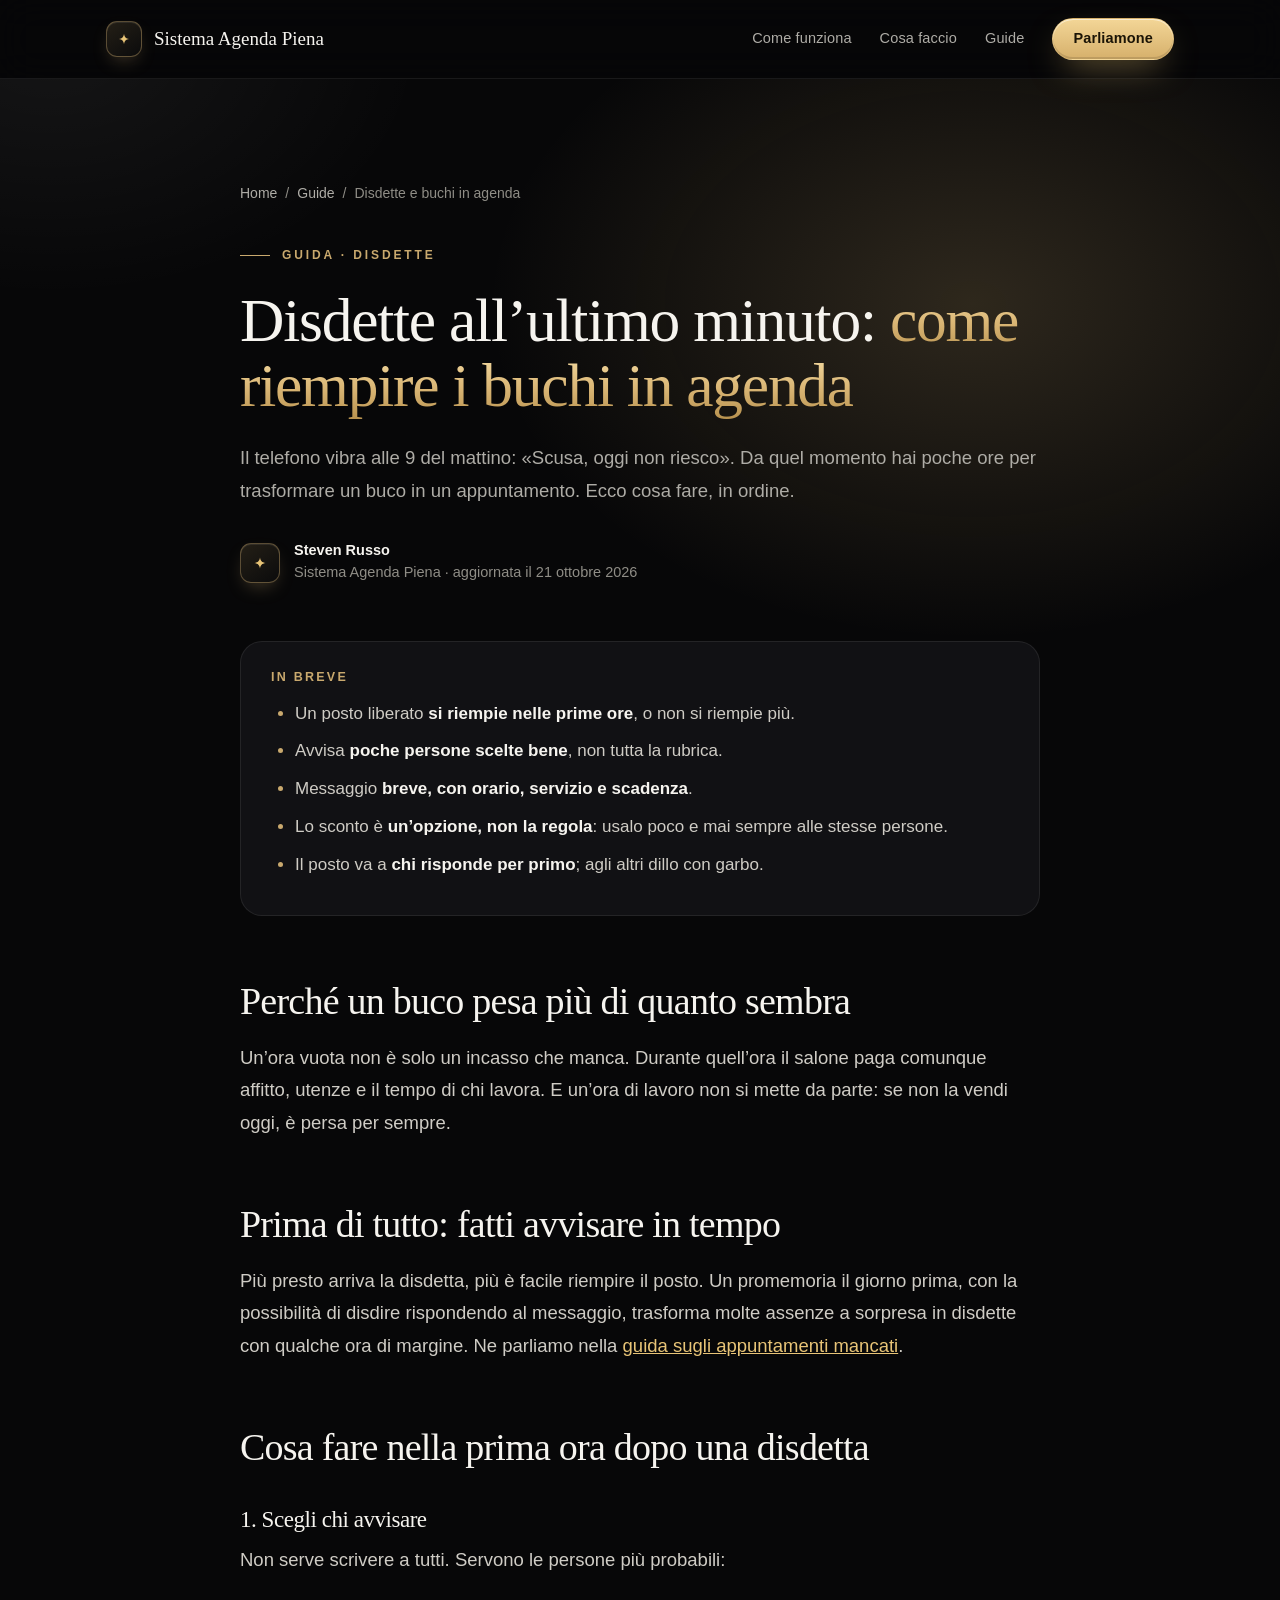
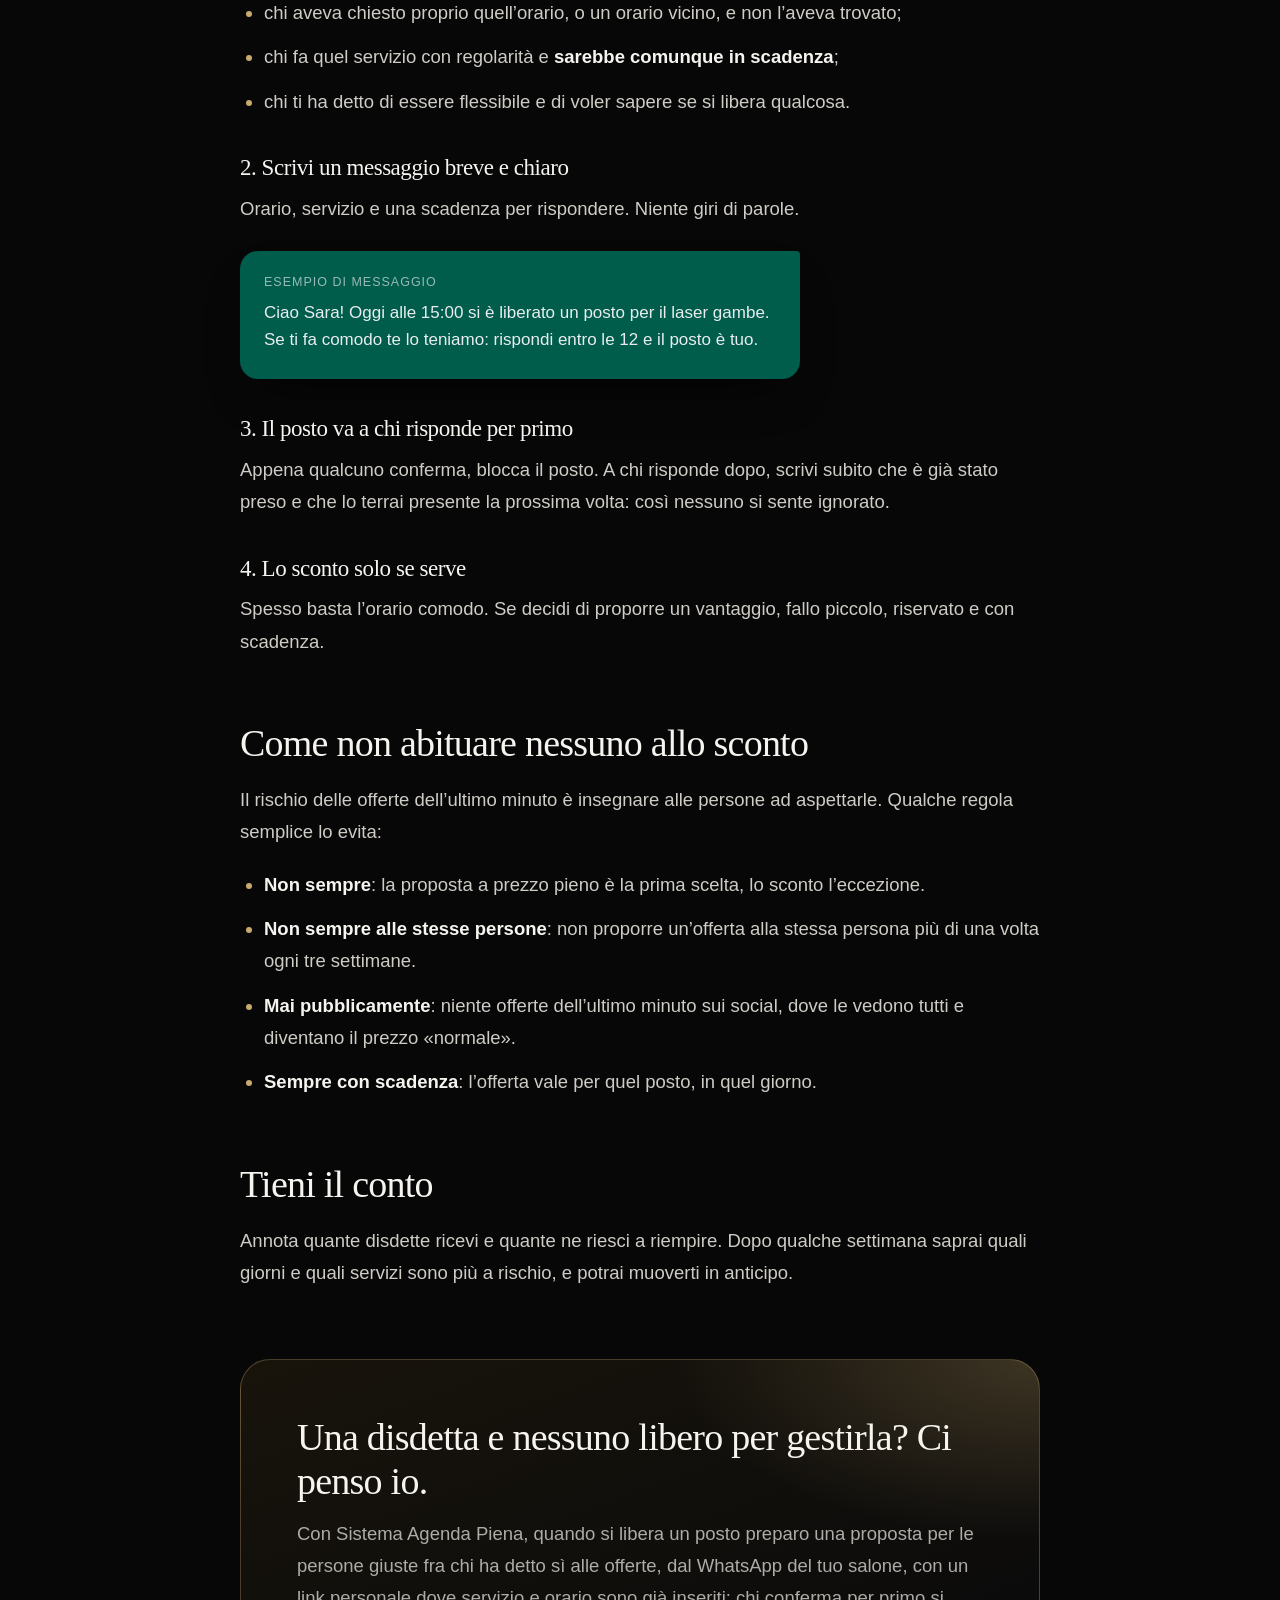
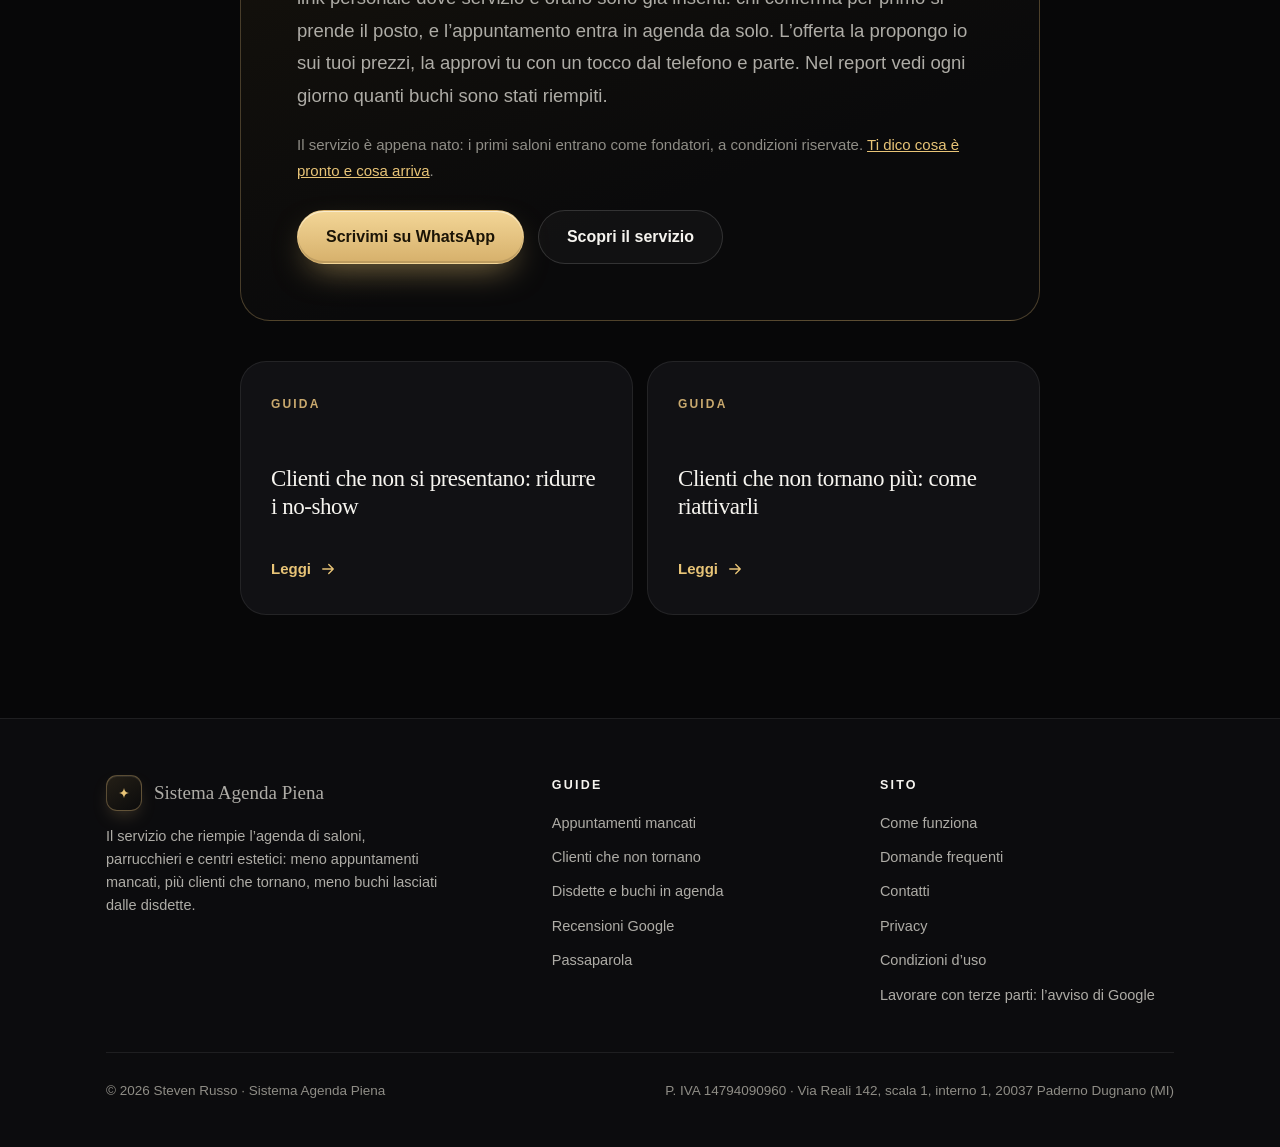
<file: guide/buchi-in-agenda.html>
<!doctype html>
<html lang="it">
<head>
<meta charset="utf-8">
<meta name="viewport" content="width=device-width, initial-scale=1">
<title>Disdette all’ultimo minuto: come riempire i buchi in agenda</title>
<meta name="description" content="Cosa fare nella prima ora dopo una disdetta: chi avvisare, cosa scrivere e come riempire i buchi in agenda del salone senza abituare nessuno allo sconto.">
<link rel="canonical" href="https://sistemaagendapiena.it/guide/buchi-in-agenda.html">
<meta name="robots" content="index, follow, max-snippet:-1">
<meta name="author" content="Steven Russo">
<meta name="theme-color" content="#070708">
<link rel="icon" href="../assets/favicon.svg" type="image/svg+xml">
<link rel="stylesheet" href="../assets/site.css">
<meta property="og:type" content="article">
<meta property="og:locale" content="it_IT">
<meta property="og:site_name" content="Sistema Agenda Piena">
<meta property="og:image" content="https://sistemaagendapiena.it/assets/og.png">
<meta property="og:url" content="https://sistemaagendapiena.it/guide/buchi-in-agenda.html">
<meta property="og:title" content="Disdette all’ultimo minuto: come riempire i buchi in agenda">
<meta property="og:description" content="Cosa fare nella prima ora dopo una disdetta, senza abituare nessuno allo sconto.">
<script type="application/ld+json">
{
  "@context": "https://schema.org",
  "@graph": [
    {
      "@type": "Article",
      "@id": "https://sistemaagendapiena.it/guide/buchi-in-agenda.html#articolo",
      "headline": "Disdette all’ultimo minuto: come riempire i buchi in agenda del salone",
      "description": "Cosa fare quando qualcuno disdice all’ultimo minuto: chi avvisare, cosa scrivere e come riempire il posto senza abituare nessuno allo sconto.",
      "inLanguage": "it-IT",
      "image": "https://sistemaagendapiena.it/assets/og.png",
      "datePublished": "2026-09-16",
      "dateModified": "2026-10-21",
      "author": { "@type": "Person", "@id": "https://sistemaagendapiena.it/#steven-russo", "name": "Steven Russo" },
      "publisher": { "@type": "Organization", "@id": "https://sistemaagendapiena.it/#azienda", "name": "Sistema Agenda Piena", "url": "https://sistemaagendapiena.it/" },
      "mainEntityOfPage": "https://sistemaagendapiena.it/guide/buchi-in-agenda.html",
      "about": ["disdette all’ultimo minuto", "buchi in agenda", "lista d’attesa salone", "riempire appuntamenti liberi centro estetico"]
    },
    {
      "@type": "BreadcrumbList",
      "itemListElement": [
        { "@type": "ListItem", "position": 1, "name": "Sistema Agenda Piena", "item": "https://sistemaagendapiena.it/" },
        { "@type": "ListItem", "position": 2, "name": "Guide", "item": "https://sistemaagendapiena.it/guide/" },
        { "@type": "ListItem", "position": 3, "name": "Disdette e buchi in agenda", "item": "https://sistemaagendapiena.it/guide/buchi-in-agenda.html" }
      ]
    }
  ]
}
</script>
</head>
<body>
<a class="skip" href="#contenuto">Vai al contenuto</a>

<header class="site-header">
  <div class="container">
    <a class="logo" href="../index.html" aria-label="Sistema Agenda Piena, pagina iniziale"><span class="logo-mark" aria-hidden="true"><svg viewBox="0 0 64 64" aria-hidden="true" focusable="false"><path d="M32 12c1.6 9.6 5.6 14.4 16 16-10.4 1.6-14.4 6.4-16 16-1.6-9.6-5.6-14.4-16-16 10.4-1.6 14.4-6.4 16-16z" transform="translate(0 4)" fill="currentColor"/></svg></span><span>Sistema Agenda Piena</span></a>
    <nav class="nav" aria-label="Menu principale">
      <a class="nav-link" href="../index.html#come-funziona">Come funziona</a>
      <a class="nav-link" href="../index.html#servizi">Cosa faccio</a>
      <a class="nav-link" href="index.html">Guide</a>
      <a class="btn btn-gold btn-sm" href="../index.html#contatti">Parliamone</a>
    </nav>
  </div>
</header>

<main id="contenuto">
  <article>
    <header class="article-hero">
      <div class="hero-bg" aria-hidden="true"></div>
      <div class="container">
        <div class="article-wrap">
          <nav class="breadcrumb" aria-label="Percorso"><a href="../index.html">Home</a><span aria-hidden="true">/</span><a href="index.html">Guide</a><span aria-hidden="true">/</span><span>Disdette e buchi in agenda</span></nav>
          <p class="eyebrow">Guida · Disdette</p>
          <h1>Disdette all’ultimo minuto: <span class="gold-text">come riempire i buchi in agenda</span></h1>
          <p class="lead">Il telefono vibra alle 9 del mattino: «Scusa, oggi non riesco». Da quel momento hai poche ore per trasformare un buco in un appuntamento. Ecco cosa fare, in ordine.</p>
          <div class="byline"><span class="logo-mark" aria-hidden="true"><svg viewBox="0 0 64 64" aria-hidden="true" focusable="false"><path d="M32 12c1.6 9.6 5.6 14.4 16 16-10.4 1.6-14.4 6.4-16 16-1.6-9.6-5.6-14.4-16-16 10.4-1.6 14.4-6.4 16-16z" transform="translate(0 4)" fill="currentColor"/></svg></span><div><b>Steven Russo</b>Sistema Agenda Piena · aggiornata il 21 ottobre 2026</div></div>
        </div>
      </div>
    </header>

    <div class="container">
      <div class="prose">
        <section class="summary-box">
          <h2>In breve</h2>
          <ul>
            <li>Un posto liberato <strong>si riempie nelle prime ore</strong>, o non si riempie più.</li>
            <li>Avvisa <strong>poche persone scelte bene</strong>, non tutta la rubrica.</li>
            <li>Messaggio <strong>breve, con orario, servizio e scadenza</strong>.</li>
            <li>Lo sconto è <strong>un’opzione, non la regola</strong>: usalo poco e mai sempre alle stesse persone.</li>
            <li>Il posto va a <strong>chi risponde per primo</strong>; agli altri dillo con garbo.</li>
          </ul>
        </section>

        <h2>Perché un buco pesa più di quanto sembra</h2>
        <p>Un’ora vuota non è solo un incasso che manca. Durante quell’ora il salone paga comunque affitto, utenze e il tempo di chi lavora. E un’ora di lavoro non si mette da parte: se non la vendi oggi, è persa per sempre.</p>

        <h2>Prima di tutto: fatti avvisare in tempo</h2>
        <p>Più presto arriva la disdetta, più è facile riempire il posto. Un promemoria il giorno prima, con la possibilità di disdire rispondendo al messaggio, trasforma molte assenze a sorpresa in disdette con qualche ora di margine. Ne parliamo nella <a href="../guide/appuntamenti-mancati.html">guida sugli appuntamenti mancati</a>.</p>

        <h2>Cosa fare nella prima ora dopo una disdetta</h2>

        <h3>1. Scegli chi avvisare</h3>
        <p>Non serve scrivere a tutti. Servono le persone più probabili:</p>
        <ul>
          <li>chi aveva chiesto proprio quell’orario, o un orario vicino, e non l’aveva trovato;</li>
          <li>chi fa quel servizio con regolarità e <strong>sarebbe comunque in scadenza</strong>;</li>
          <li>chi ti ha detto di essere flessibile e di voler sapere se si libera qualcosa.</li>
        </ul>

        <h3>2. Scrivi un messaggio breve e chiaro</h3>
        <p>Orario, servizio e una scadenza per rispondere. Niente giri di parole.</p>
        <div class="message"><small>Esempio di messaggio</small>Ciao Sara! Oggi alle 15:00 si è liberato un posto per il laser gambe. Se ti fa comodo te lo teniamo: rispondi entro le 12 e il posto è tuo.</div>

        <h3>3. Il posto va a chi risponde per primo</h3>
        <p>Appena qualcuno conferma, blocca il posto. A chi risponde dopo, scrivi subito che è già stato preso e che lo terrai presente la prossima volta: così nessuno si sente ignorato.</p>

        <h3>4. Lo sconto solo se serve</h3>
        <p>Spesso basta l’orario comodo. Se decidi di proporre un vantaggio, fallo piccolo, riservato e con scadenza.</p>

        <h2>Come non abituare nessuno allo sconto</h2>
        <p>Il rischio delle offerte dell’ultimo minuto è insegnare alle persone ad aspettarle. Qualche regola semplice lo evita:</p>
        <ul>
          <li><strong>Non sempre</strong>: la proposta a prezzo pieno è la prima scelta, lo sconto l’eccezione.</li>
          <li><strong>Non sempre alle stesse persone</strong>: non proporre un’offerta alla stessa persona più di una volta ogni tre settimane.</li>
          <li><strong>Mai pubblicamente</strong>: niente offerte dell’ultimo minuto sui social, dove le vedono tutti e diventano il prezzo «normale».</li>
          <li><strong>Sempre con scadenza</strong>: l’offerta vale per quel posto, in quel giorno.</li>
        </ul>

        <h2>Tieni il conto</h2>
        <p>Annota quante disdette ricevi e quante ne riesci a riempire. Dopo qualche settimana saprai quali giorni e quali servizi sono più a rischio, e potrai muoverti in anticipo.</p>

        <section class="cta-box">
          <h2>Una disdetta e nessuno libero per gestirla? Ci penso io.</h2>
          <p>Con Sistema Agenda Piena, quando si libera un posto preparo una proposta per le persone giuste fra chi ha detto sì alle offerte, dal WhatsApp del tuo salone, con un link personale dove servizio e orario sono già inseriti: chi conferma per primo si prende il posto, e l’appuntamento entra in agenda da solo. L’offerta la propongo io sui tuoi prezzi, la approvi tu con un tocco dal telefono e parte. Nel report vedi ogni giorno quanti buchi sono stati riempiti.</p>
          <p class="early-note">Il servizio è appena nato: i primi saloni entrano come fondatori, a condizioni riservate. <a href="../index.html#fondatori">Ti dico cosa è pronto e cosa arriva</a>.</p>
          <div class="cta-row">
            <a class="btn btn-gold" href="https://wa.me/393387505153?text=Ciao%20Steven%2C%20ho%20letto%20la%20guida%20sulle%20disdette%20e%20vorrei%20capire%20se%20Sistema%20Agenda%20Piena%20fa%20per%20il%20mio%20salone.">Scrivimi su WhatsApp</a>
            <a class="btn btn-ghost" href="../index.html">Scopri il servizio</a>
          </div>
        </section>

        <div class="related">
          <a class="guide-card" href="../guide/appuntamenti-mancati.html"><span class="tag">Guida</span><h3>Clienti che non si presentano: ridurre i no-show</h3><span class="more">Leggi <svg viewBox="0 0 24 24" fill="none" stroke="currentColor" stroke-width="1.8" stroke-linecap="round" stroke-linejoin="round" aria-hidden="true"><path d="M5 12h14M13 6l6 6-6 6"/></svg></span></a>
          <a class="guide-card" href="../guide/clienti-che-non-tornano.html"><span class="tag">Guida</span><h3>Clienti che non tornano più: come riattivarli</h3><span class="more">Leggi <svg viewBox="0 0 24 24" fill="none" stroke="currentColor" stroke-width="1.8" stroke-linecap="round" stroke-linejoin="round" aria-hidden="true"><path d="M5 12h14M13 6l6 6-6 6"/></svg></span></a>
        </div>
      </div>
    </div>
  </article>
</main>

<footer class="site-footer">
  <div class="container">
    <div class="footer-grid">
      <div>
        <a class="logo" href="../index.html"><span class="logo-mark" aria-hidden="true"><svg viewBox="0 0 64 64" aria-hidden="true" focusable="false"><path d="M32 12c1.6 9.6 5.6 14.4 16 16-10.4 1.6-14.4 6.4-16 16-1.6-9.6-5.6-14.4-16-16 10.4-1.6 14.4-6.4 16-16z" transform="translate(0 4)" fill="currentColor"/></svg></span><span>Sistema Agenda Piena</span></a>
        <p>Il servizio che riempie l’agenda di saloni, parrucchieri e centri estetici: meno appuntamenti mancati, più clienti che tornano, meno buchi lasciati dalle disdette.</p>
      </div>
      <div>
        <h4>Guide</h4>
        <ul>
          <li><a href="../guide/appuntamenti-mancati.html">Appuntamenti mancati</a></li>
          <li><a href="../guide/clienti-che-non-tornano.html">Clienti che non tornano</a></li>
          <li><a href="../guide/buchi-in-agenda.html">Disdette e buchi in agenda</a></li>
          <li><a href="../guide/recensioni-google.html">Recensioni Google</a></li>
          <li><a href="../guide/passaparola.html">Passaparola</a></li>
        </ul>
      </div>
      <div>
        <h4>Sito</h4>
        <ul>
          <li><a href="../index.html#come-funziona">Come funziona</a></li>
          <li><a href="../index.html#domande">Domande frequenti</a></li>
          <li><a href="../index.html#contatti">Contatti</a></li>
          <li><a href="../privacy.html">Privacy</a></li>
          <li><a href="../condizioni.html">Condizioni d’uso</a></li>
          <li><a href="https://support.google.com/business/answer/7163406">Lavorare con terze parti: l’avviso di Google</a></li>
        </ul>
      </div>
    </div>
    <div class="legal">
      <span>© 2026 Steven Russo · Sistema Agenda Piena</span>
      <span>P. IVA 14794090960 · Via Reali 142, scala 1, interno 1, 20037 Paderno Dugnano (MI)</span>
    </div>
  </div>
</footer>
</body>
</html>
</file>
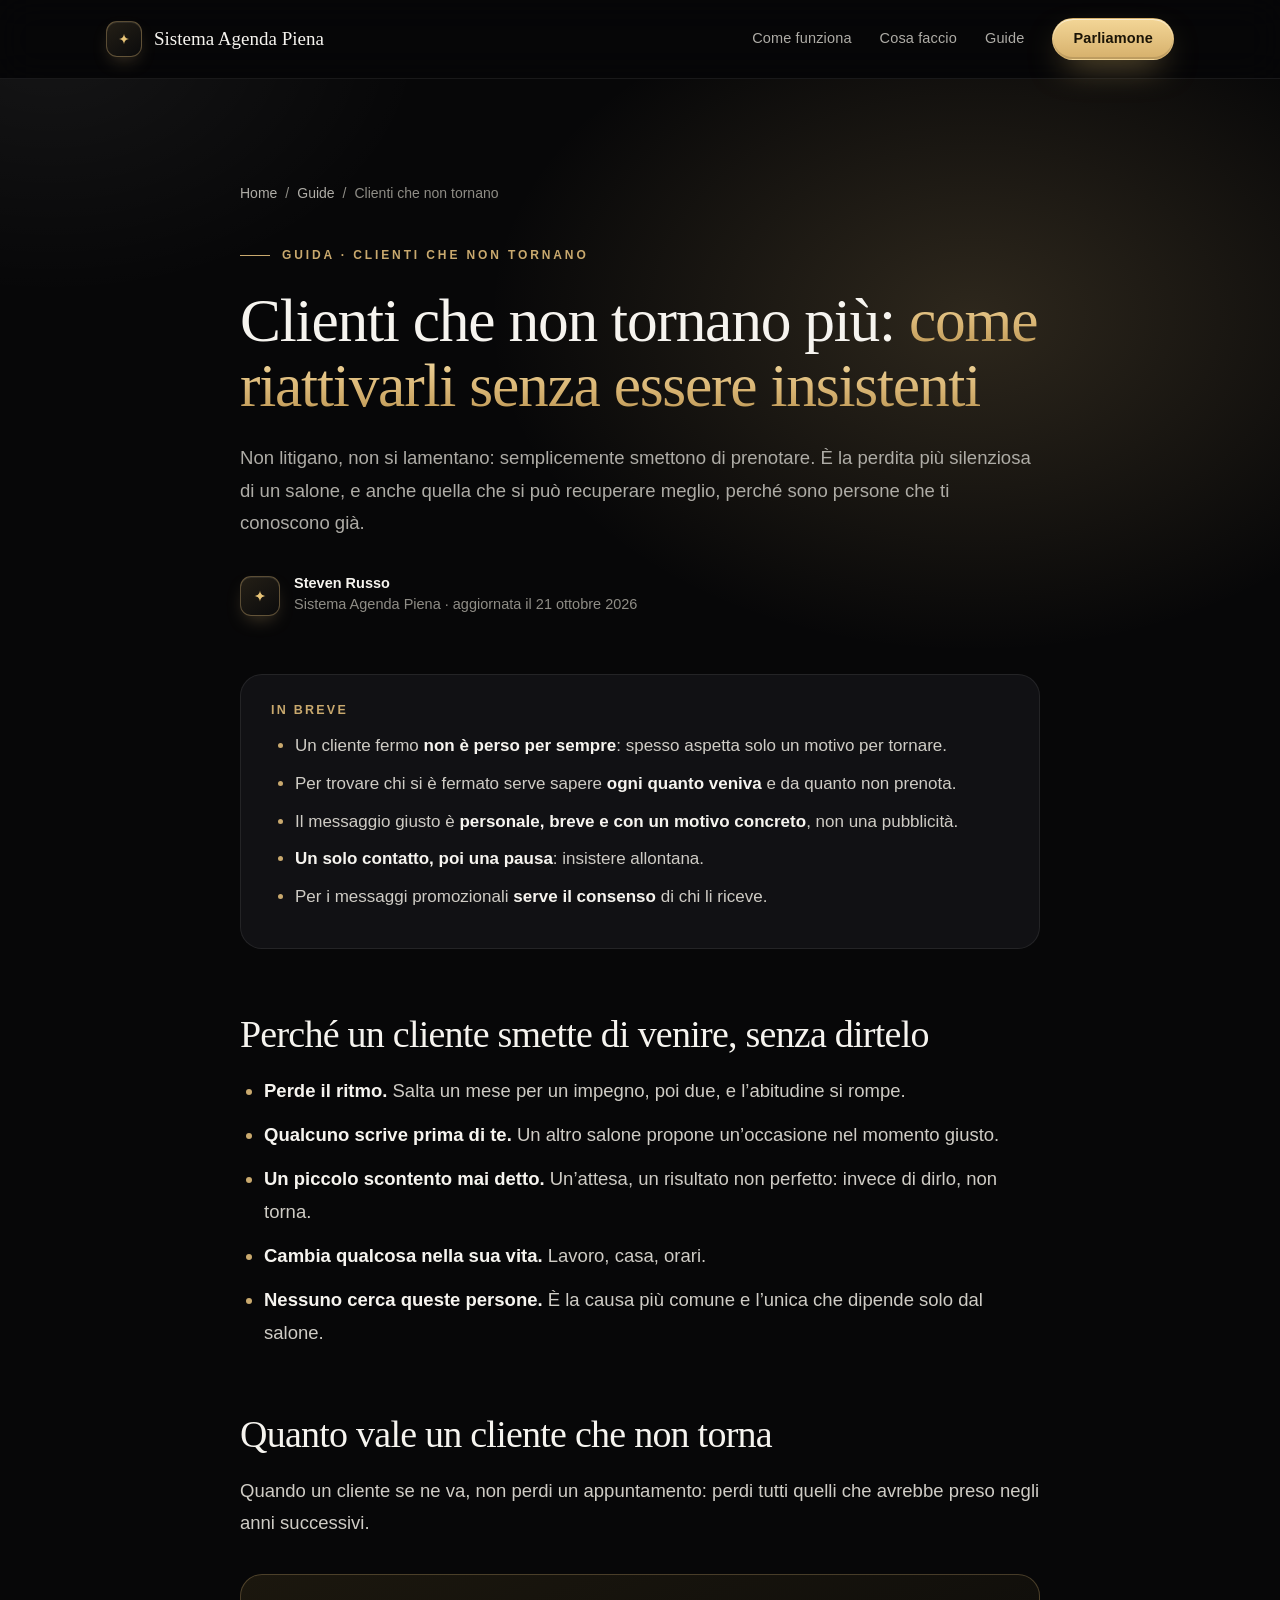
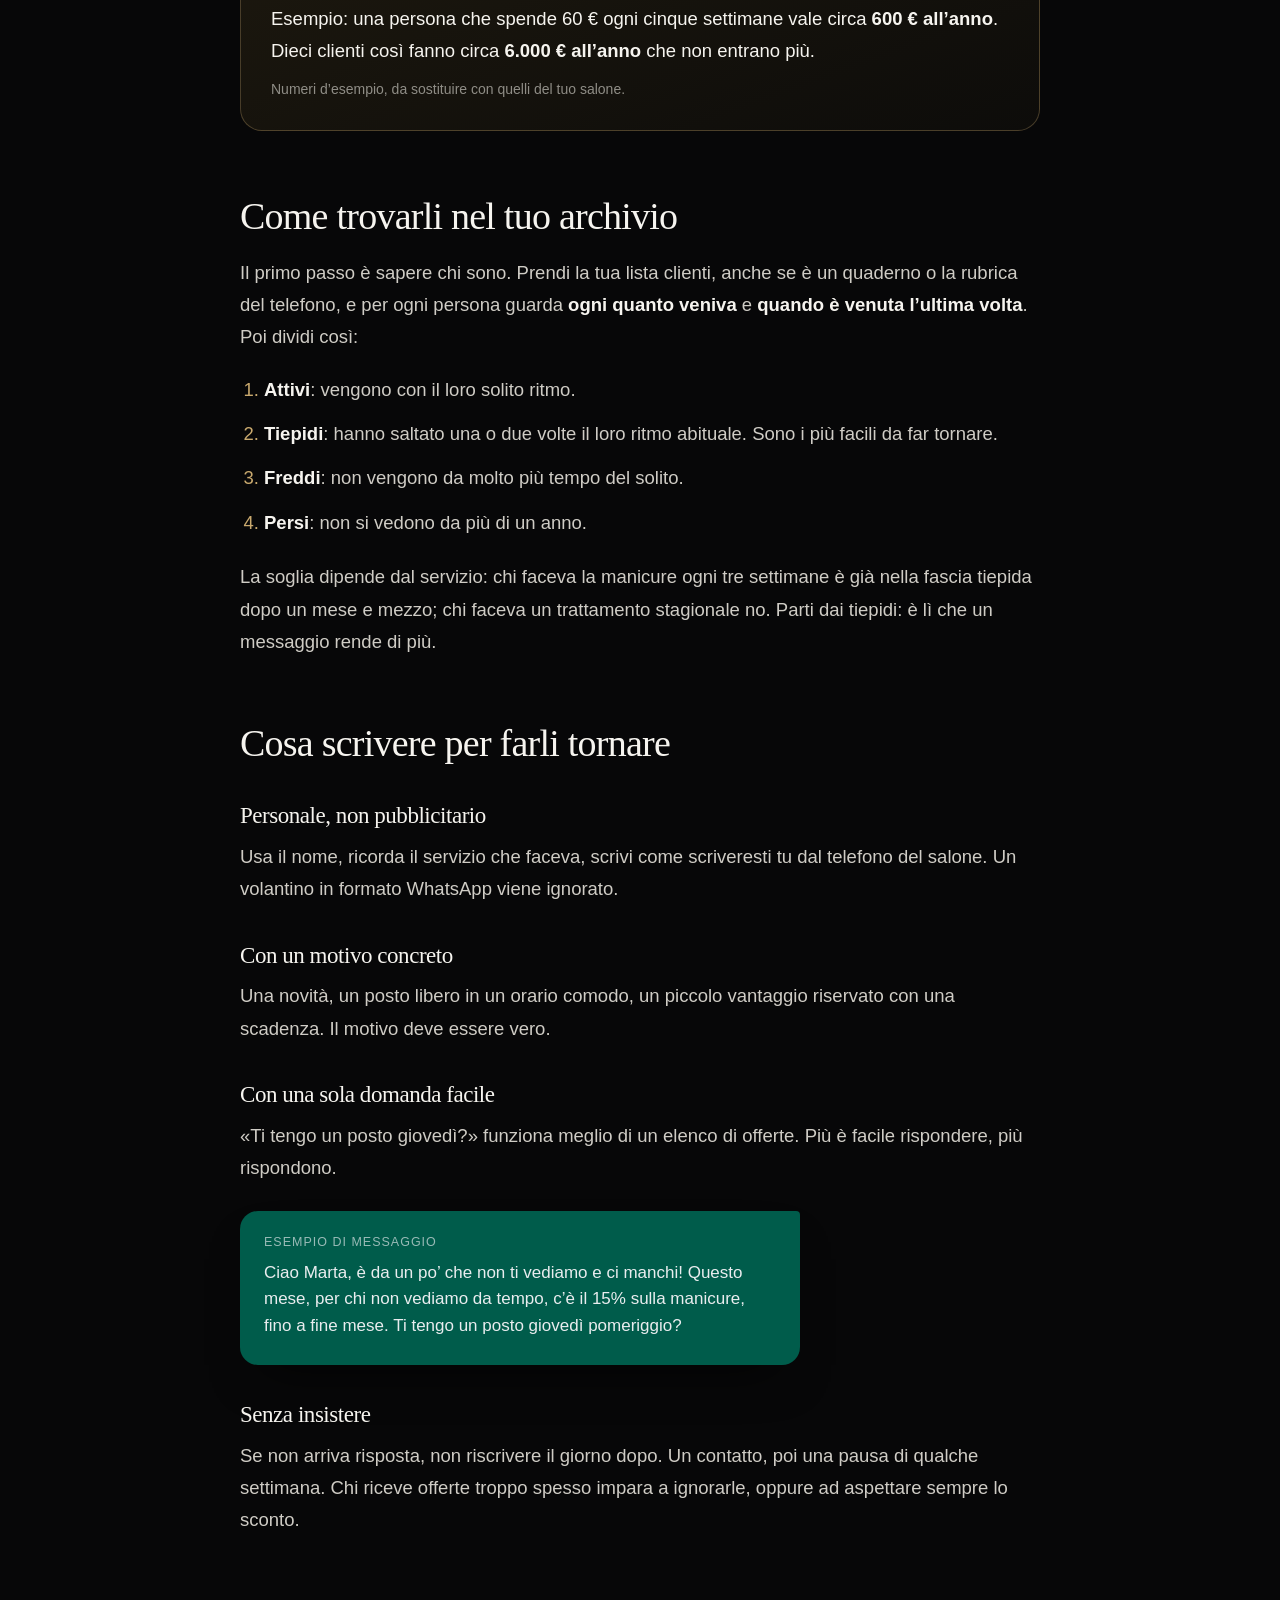
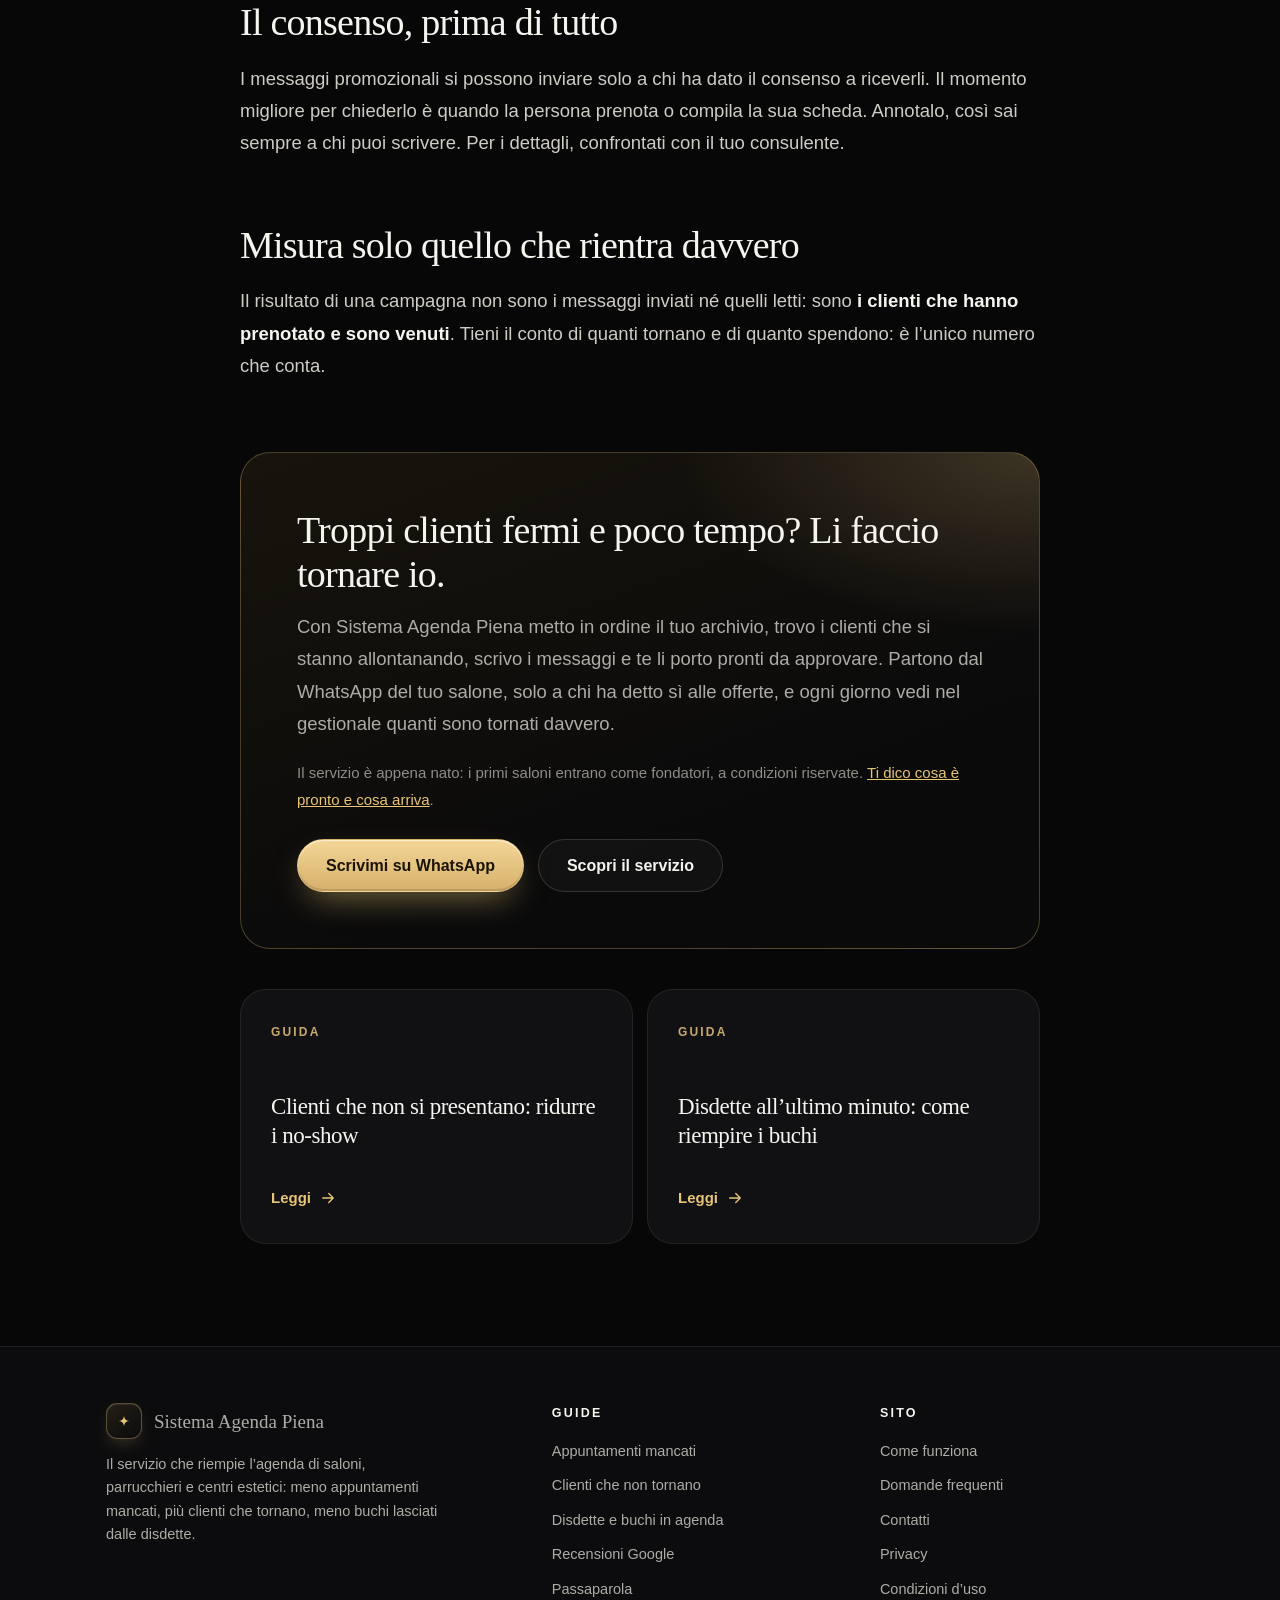
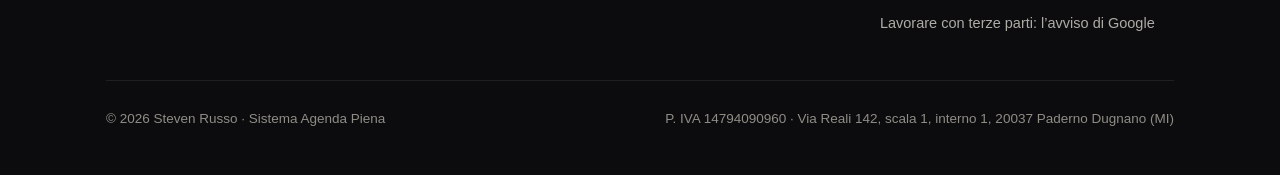
<file: guide/clienti-che-non-tornano.html>
<!doctype html>
<html lang="it">
<head>
<meta charset="utf-8">
<meta name="viewport" content="width=device-width, initial-scale=1">
<title>Clienti che non tornano: come riattivarli senza insistere</title>
<meta name="description" content="Perché i clienti smettono di tornare in salone, quanto vale un cliente perso, come trovarli nell'archivio e cosa scrivere per farli tornare senza insistere.">
<link rel="canonical" href="https://sistemaagendapiena.it/guide/clienti-che-non-tornano.html">
<meta name="robots" content="index, follow, max-snippet:-1">
<meta name="author" content="Steven Russo">
<meta name="theme-color" content="#070708">
<link rel="icon" href="../assets/favicon.svg" type="image/svg+xml">
<link rel="stylesheet" href="../assets/site.css">
<meta property="og:type" content="article">
<meta property="og:locale" content="it_IT">
<meta property="og:site_name" content="Sistema Agenda Piena">
<meta property="og:image" content="https://sistemaagendapiena.it/assets/og.png">
<meta property="og:url" content="https://sistemaagendapiena.it/guide/clienti-che-non-tornano.html">
<meta property="og:title" content="Clienti che non tornano più: come riattivarli senza essere insistenti">
<meta property="og:description" content="Come trovare i clienti fermi nel tuo archivio, cosa scrivere e quando, senza sembrare insistente.">
<script type="application/ld+json">
{
  "@context": "https://schema.org",
  "@graph": [
    {
      "@type": "Article",
      "@id": "https://sistemaagendapiena.it/guide/clienti-che-non-tornano.html#articolo",
      "headline": "Clienti che non tornano più: come riattivarli senza essere insistenti",
      "description": "Perché i clienti smettono di tornare in salone, quanto vale un cliente perso, come individuarli nell’archivio e come scrivere loro per farli tornare.",
      "inLanguage": "it-IT",
      "image": "https://sistemaagendapiena.it/assets/og.png",
      "datePublished": "2026-09-16",
      "dateModified": "2026-10-21",
      "author": { "@type": "Person", "@id": "https://sistemaagendapiena.it/#steven-russo", "name": "Steven Russo" },
      "publisher": { "@type": "Organization", "@id": "https://sistemaagendapiena.it/#azienda", "name": "Sistema Agenda Piena", "url": "https://sistemaagendapiena.it/" },
      "mainEntityOfPage": "https://sistemaagendapiena.it/guide/clienti-che-non-tornano.html",
      "about": ["riattivazione clienti", "fidelizzazione clienti salone", "clienti persi centro estetico", "marketing WhatsApp per parrucchieri"]
    },
    {
      "@type": "BreadcrumbList",
      "itemListElement": [
        { "@type": "ListItem", "position": 1, "name": "Sistema Agenda Piena", "item": "https://sistemaagendapiena.it/" },
        { "@type": "ListItem", "position": 2, "name": "Guide", "item": "https://sistemaagendapiena.it/guide/" },
        { "@type": "ListItem", "position": 3, "name": "Clienti che non tornano", "item": "https://sistemaagendapiena.it/guide/clienti-che-non-tornano.html" }
      ]
    }
  ]
}
</script>
</head>
<body>
<a class="skip" href="#contenuto">Vai al contenuto</a>

<header class="site-header">
  <div class="container">
    <a class="logo" href="../index.html" aria-label="Sistema Agenda Piena, pagina iniziale"><span class="logo-mark" aria-hidden="true"><svg viewBox="0 0 64 64" aria-hidden="true" focusable="false"><path d="M32 12c1.6 9.6 5.6 14.4 16 16-10.4 1.6-14.4 6.4-16 16-1.6-9.6-5.6-14.4-16-16 10.4-1.6 14.4-6.4 16-16z" transform="translate(0 4)" fill="currentColor"/></svg></span><span>Sistema Agenda Piena</span></a>
    <nav class="nav" aria-label="Menu principale">
      <a class="nav-link" href="../index.html#come-funziona">Come funziona</a>
      <a class="nav-link" href="../index.html#servizi">Cosa faccio</a>
      <a class="nav-link" href="index.html">Guide</a>
      <a class="btn btn-gold btn-sm" href="../index.html#contatti">Parliamone</a>
    </nav>
  </div>
</header>

<main id="contenuto">
  <article>
    <header class="article-hero">
      <div class="hero-bg" aria-hidden="true"></div>
      <div class="container">
        <div class="article-wrap">
          <nav class="breadcrumb" aria-label="Percorso"><a href="../index.html">Home</a><span aria-hidden="true">/</span><a href="index.html">Guide</a><span aria-hidden="true">/</span><span>Clienti che non tornano</span></nav>
          <p class="eyebrow">Guida · Clienti che non tornano</p>
          <h1>Clienti che non tornano più: <span class="gold-text">come riattivarli senza essere insistenti</span></h1>
          <p class="lead">Non litigano, non si lamentano: semplicemente smettono di prenotare. È la perdita più silenziosa di un salone, e anche quella che si può recuperare meglio, perché sono persone che ti conoscono già.</p>
          <div class="byline"><span class="logo-mark" aria-hidden="true"><svg viewBox="0 0 64 64" aria-hidden="true" focusable="false"><path d="M32 12c1.6 9.6 5.6 14.4 16 16-10.4 1.6-14.4 6.4-16 16-1.6-9.6-5.6-14.4-16-16 10.4-1.6 14.4-6.4 16-16z" transform="translate(0 4)" fill="currentColor"/></svg></span><div><b>Steven Russo</b>Sistema Agenda Piena · aggiornata il 21 ottobre 2026</div></div>
        </div>
      </div>
    </header>

    <div class="container">
      <div class="prose">
        <section class="summary-box">
          <h2>In breve</h2>
          <ul>
            <li>Un cliente fermo <strong>non è perso per sempre</strong>: spesso aspetta solo un motivo per tornare.</li>
            <li>Per trovare chi si è fermato serve sapere <strong>ogni quanto veniva</strong> e da quanto non prenota.</li>
            <li>Il messaggio giusto è <strong>personale, breve e con un motivo concreto</strong>, non una pubblicità.</li>
            <li><strong>Un solo contatto, poi una pausa</strong>: insistere allontana.</li>
            <li>Per i messaggi promozionali <strong>serve il consenso</strong> di chi li riceve.</li>
          </ul>
        </section>

        <h2>Perché un cliente smette di venire, senza dirtelo</h2>
        <ul>
          <li><strong>Perde il ritmo.</strong> Salta un mese per un impegno, poi due, e l’abitudine si rompe.</li>
          <li><strong>Qualcuno scrive prima di te.</strong> Un altro salone propone un’occasione nel momento giusto.</li>
          <li><strong>Un piccolo scontento mai detto.</strong> Un’attesa, un risultato non perfetto: invece di dirlo, non torna.</li>
          <li><strong>Cambia qualcosa nella sua vita.</strong> Lavoro, casa, orari.</li>
          <li><strong>Nessuno cerca queste persone.</strong> È la causa più comune e l’unica che dipende solo dal salone.</li>
        </ul>

        <h2>Quanto vale un cliente che non torna</h2>
        <p>Quando un cliente se ne va, non perdi un appuntamento: perdi tutti quelli che avrebbe preso negli anni successivi.</p>
        <div class="callout">
          <p>Esempio: una persona che spende 60 € ogni cinque settimane vale circa <strong>600 € all’anno</strong>. Dieci clienti così fanno circa <strong>6.000 € all’anno</strong> che non entrano più.</p>
          <small>Numeri d’esempio, da sostituire con quelli del tuo salone.</small>
        </div>

        <h2>Come trovarli nel tuo archivio</h2>
        <p>Il primo passo è sapere chi sono. Prendi la tua lista clienti, anche se è un quaderno o la rubrica del telefono, e per ogni persona guarda <strong>ogni quanto veniva</strong> e <strong>quando è venuta l’ultima volta</strong>. Poi dividi così:</p>
        <ol>
          <li><strong>Attivi</strong>: vengono con il loro solito ritmo.</li>
          <li><strong>Tiepidi</strong>: hanno saltato una o due volte il loro ritmo abituale. Sono i più facili da far tornare.</li>
          <li><strong>Freddi</strong>: non vengono da molto più tempo del solito.</li>
          <li><strong>Persi</strong>: non si vedono da più di un anno.</li>
        </ol>
        <p>La soglia dipende dal servizio: chi faceva la manicure ogni tre settimane è già nella fascia tiepida dopo un mese e mezzo; chi faceva un trattamento stagionale no. Parti dai tiepidi: è lì che un messaggio rende di più.</p>

        <h2>Cosa scrivere per farli tornare</h2>
        <h3>Personale, non pubblicitario</h3>
        <p>Usa il nome, ricorda il servizio che faceva, scrivi come scriveresti tu dal telefono del salone. Un volantino in formato WhatsApp viene ignorato.</p>

        <h3>Con un motivo concreto</h3>
        <p>Una novità, un posto libero in un orario comodo, un piccolo vantaggio riservato con una scadenza. Il motivo deve essere vero.</p>

        <h3>Con una sola domanda facile</h3>
        <p>«Ti tengo un posto giovedì?» funziona meglio di un elenco di offerte. Più è facile rispondere, più rispondono.</p>

        <div class="message"><small>Esempio di messaggio</small>Ciao Marta, è da un po’ che non ti vediamo e ci manchi! Questo mese, per chi non vediamo da tempo, c’è il 15% sulla manicure, fino a fine mese. Ti tengo un posto giovedì pomeriggio?</div>

        <h3>Senza insistere</h3>
        <p>Se non arriva risposta, non riscrivere il giorno dopo. Un contatto, poi una pausa di qualche settimana. Chi riceve offerte troppo spesso impara a ignorarle, oppure ad aspettare sempre lo sconto.</p>

        <h2>Il consenso, prima di tutto</h2>
        <p>I messaggi promozionali si possono inviare solo a chi ha dato il consenso a riceverli. Il momento migliore per chiederlo è quando la persona prenota o compila la sua scheda. Annotalo, così sai sempre a chi puoi scrivere. Per i dettagli, confrontati con il tuo consulente.</p>

        <h2>Misura solo quello che rientra davvero</h2>
        <p>Il risultato di una campagna non sono i messaggi inviati né quelli letti: sono <strong>i clienti che hanno prenotato e sono venuti</strong>. Tieni il conto di quanti tornano e di quanto spendono: è l’unico numero che conta.</p>

        <section class="cta-box">
          <h2>Troppi clienti fermi e poco tempo? Li faccio tornare io.</h2>
          <p>Con Sistema Agenda Piena metto in ordine il tuo archivio, trovo i clienti che si stanno allontanando, scrivo i messaggi e te li porto pronti da approvare. Partono dal WhatsApp del tuo salone, solo a chi ha detto sì alle offerte, e ogni giorno vedi nel gestionale quanti sono tornati davvero.</p>
          <p class="early-note">Il servizio è appena nato: i primi saloni entrano come fondatori, a condizioni riservate. <a href="../index.html#fondatori">Ti dico cosa è pronto e cosa arriva</a>.</p>
          <div class="cta-row">
            <a class="btn btn-gold" href="https://wa.me/393387505153?text=Ciao%20Steven%2C%20ho%20letto%20la%20guida%20sui%20clienti%20che%20non%20tornano%20e%20vorrei%20capire%20se%20Sistema%20Agenda%20Piena%20fa%20per%20il%20mio%20salone.">Scrivimi su WhatsApp</a>
            <a class="btn btn-ghost" href="../index.html">Scopri il servizio</a>
          </div>
        </section>

        <div class="related">
          <a class="guide-card" href="../guide/appuntamenti-mancati.html"><span class="tag">Guida</span><h3>Clienti che non si presentano: ridurre i no-show</h3><span class="more">Leggi <svg viewBox="0 0 24 24" fill="none" stroke="currentColor" stroke-width="1.8" stroke-linecap="round" stroke-linejoin="round" aria-hidden="true"><path d="M5 12h14M13 6l6 6-6 6"/></svg></span></a>
          <a class="guide-card" href="../guide/buchi-in-agenda.html"><span class="tag">Guida</span><h3>Disdette all’ultimo minuto: come riempire i buchi</h3><span class="more">Leggi <svg viewBox="0 0 24 24" fill="none" stroke="currentColor" stroke-width="1.8" stroke-linecap="round" stroke-linejoin="round" aria-hidden="true"><path d="M5 12h14M13 6l6 6-6 6"/></svg></span></a>
        </div>
      </div>
    </div>
  </article>
</main>

<footer class="site-footer">
  <div class="container">
    <div class="footer-grid">
      <div>
        <a class="logo" href="../index.html"><span class="logo-mark" aria-hidden="true"><svg viewBox="0 0 64 64" aria-hidden="true" focusable="false"><path d="M32 12c1.6 9.6 5.6 14.4 16 16-10.4 1.6-14.4 6.4-16 16-1.6-9.6-5.6-14.4-16-16 10.4-1.6 14.4-6.4 16-16z" transform="translate(0 4)" fill="currentColor"/></svg></span><span>Sistema Agenda Piena</span></a>
        <p>Il servizio che riempie l’agenda di saloni, parrucchieri e centri estetici: meno appuntamenti mancati, più clienti che tornano, meno buchi lasciati dalle disdette.</p>
      </div>
      <div>
        <h4>Guide</h4>
        <ul>
          <li><a href="../guide/appuntamenti-mancati.html">Appuntamenti mancati</a></li>
          <li><a href="../guide/clienti-che-non-tornano.html">Clienti che non tornano</a></li>
          <li><a href="../guide/buchi-in-agenda.html">Disdette e buchi in agenda</a></li>
          <li><a href="../guide/recensioni-google.html">Recensioni Google</a></li>
          <li><a href="../guide/passaparola.html">Passaparola</a></li>
        </ul>
      </div>
      <div>
        <h4>Sito</h4>
        <ul>
          <li><a href="../index.html#come-funziona">Come funziona</a></li>
          <li><a href="../index.html#domande">Domande frequenti</a></li>
          <li><a href="../index.html#contatti">Contatti</a></li>
          <li><a href="../privacy.html">Privacy</a></li>
          <li><a href="../condizioni.html">Condizioni d’uso</a></li>
          <li><a href="https://support.google.com/business/answer/7163406">Lavorare con terze parti: l’avviso di Google</a></li>
        </ul>
      </div>
    </div>
    <div class="legal">
      <span>© 2026 Steven Russo · Sistema Agenda Piena</span>
      <span>P. IVA 14794090960 · Via Reali 142, scala 1, interno 1, 20037 Paderno Dugnano (MI)</span>
    </div>
  </div>
</footer>
</body>
</html>
</file>
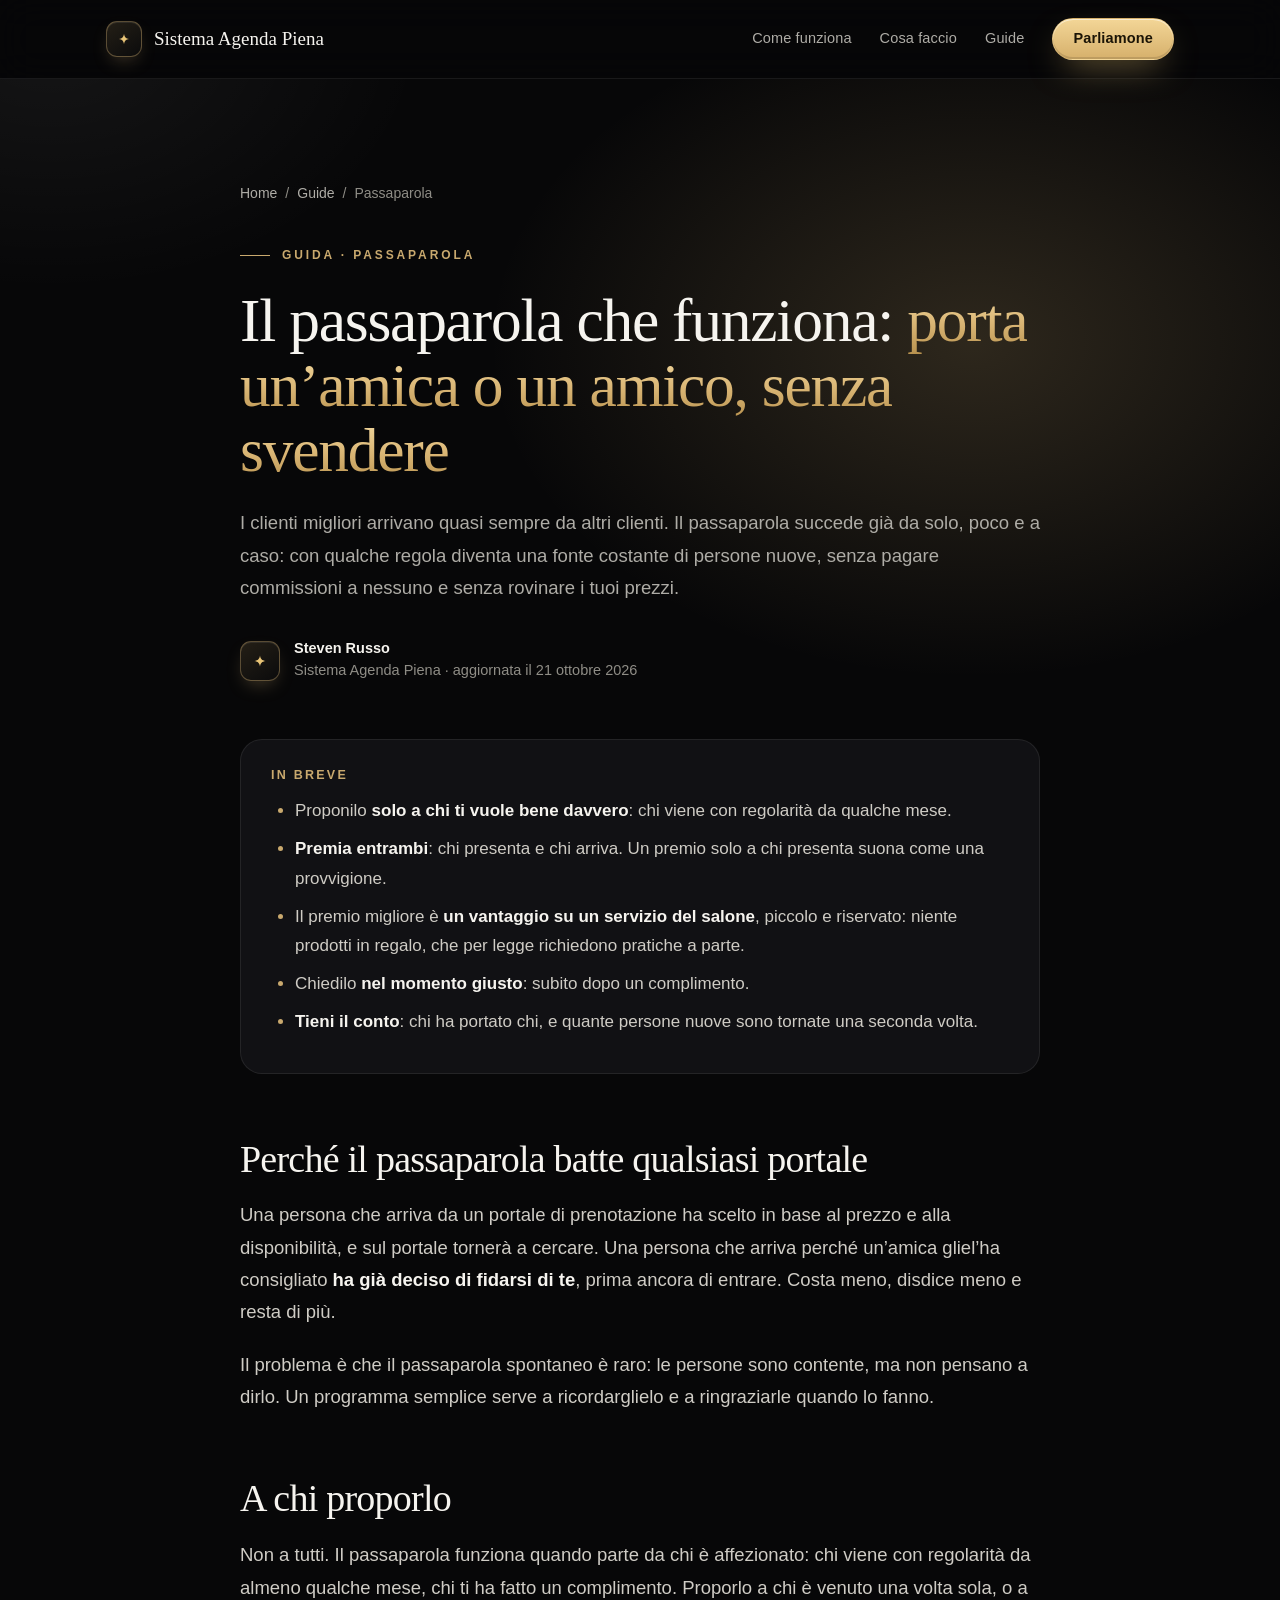
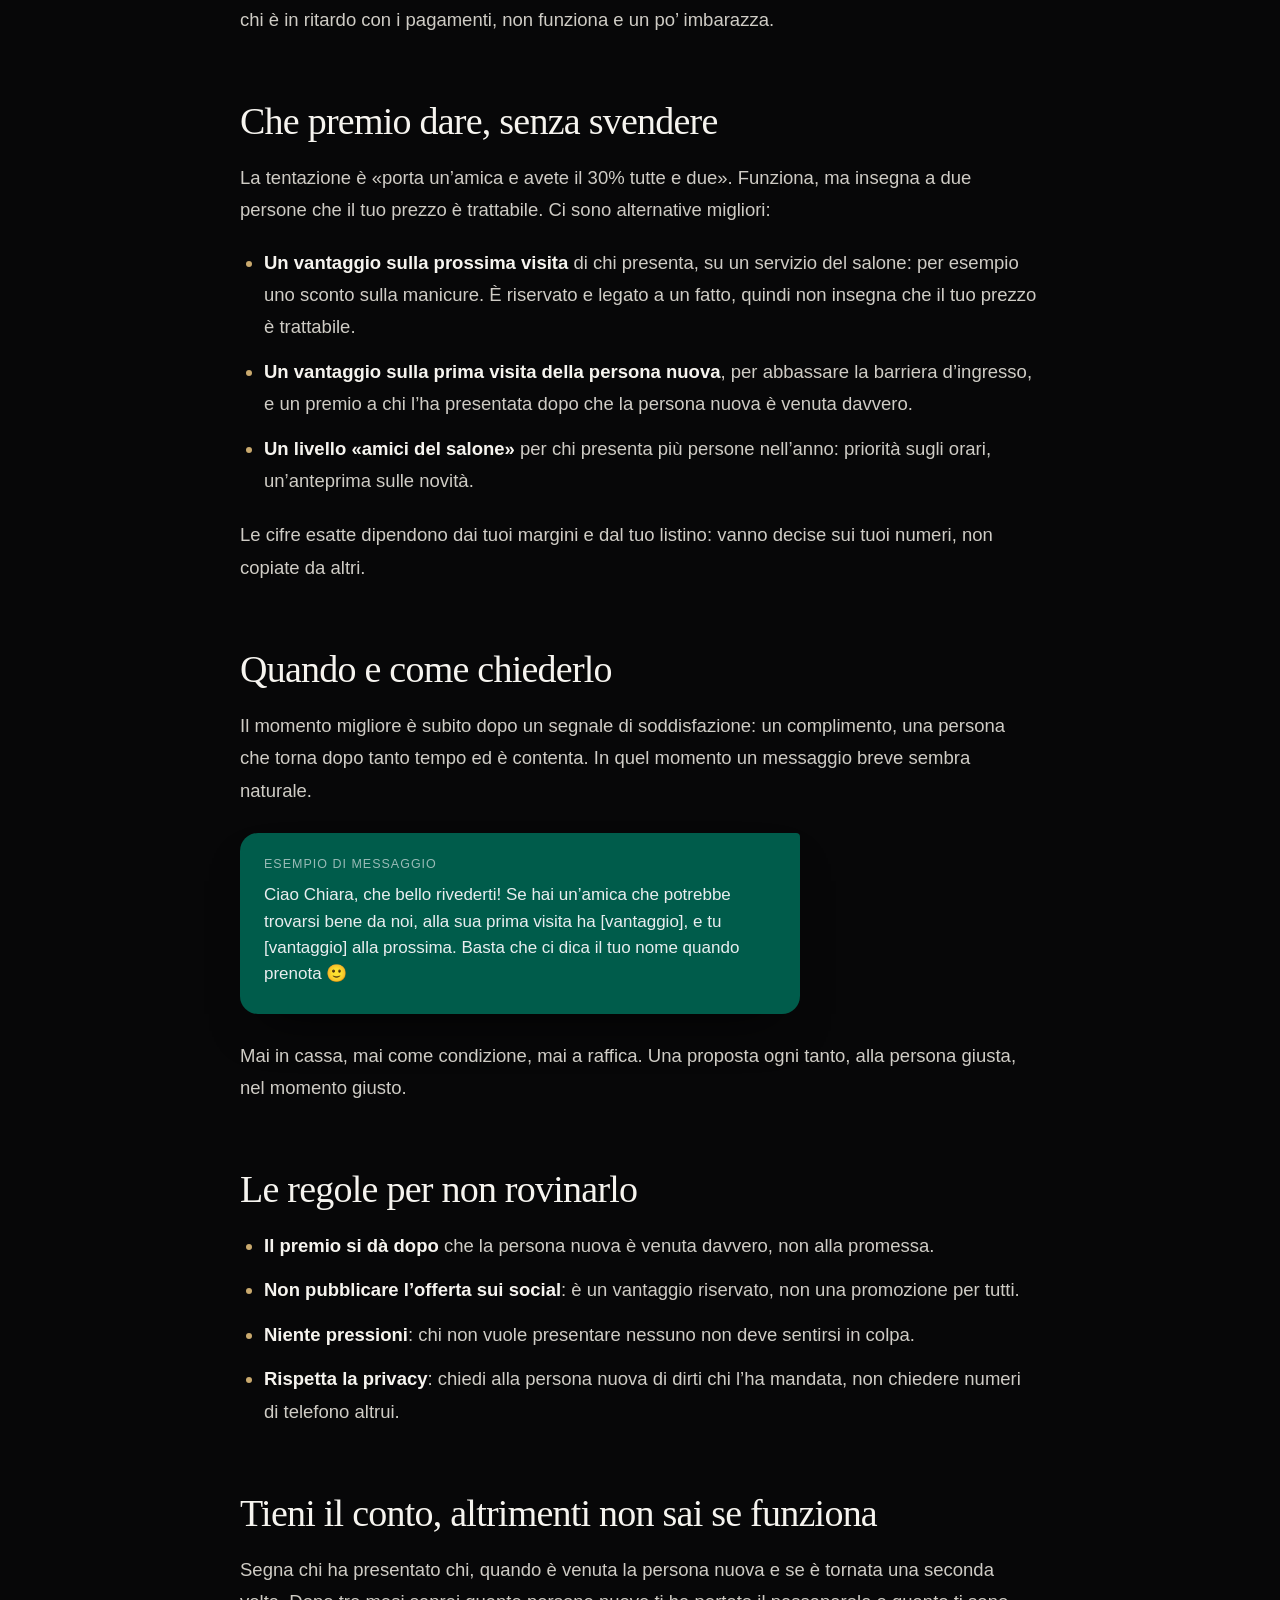
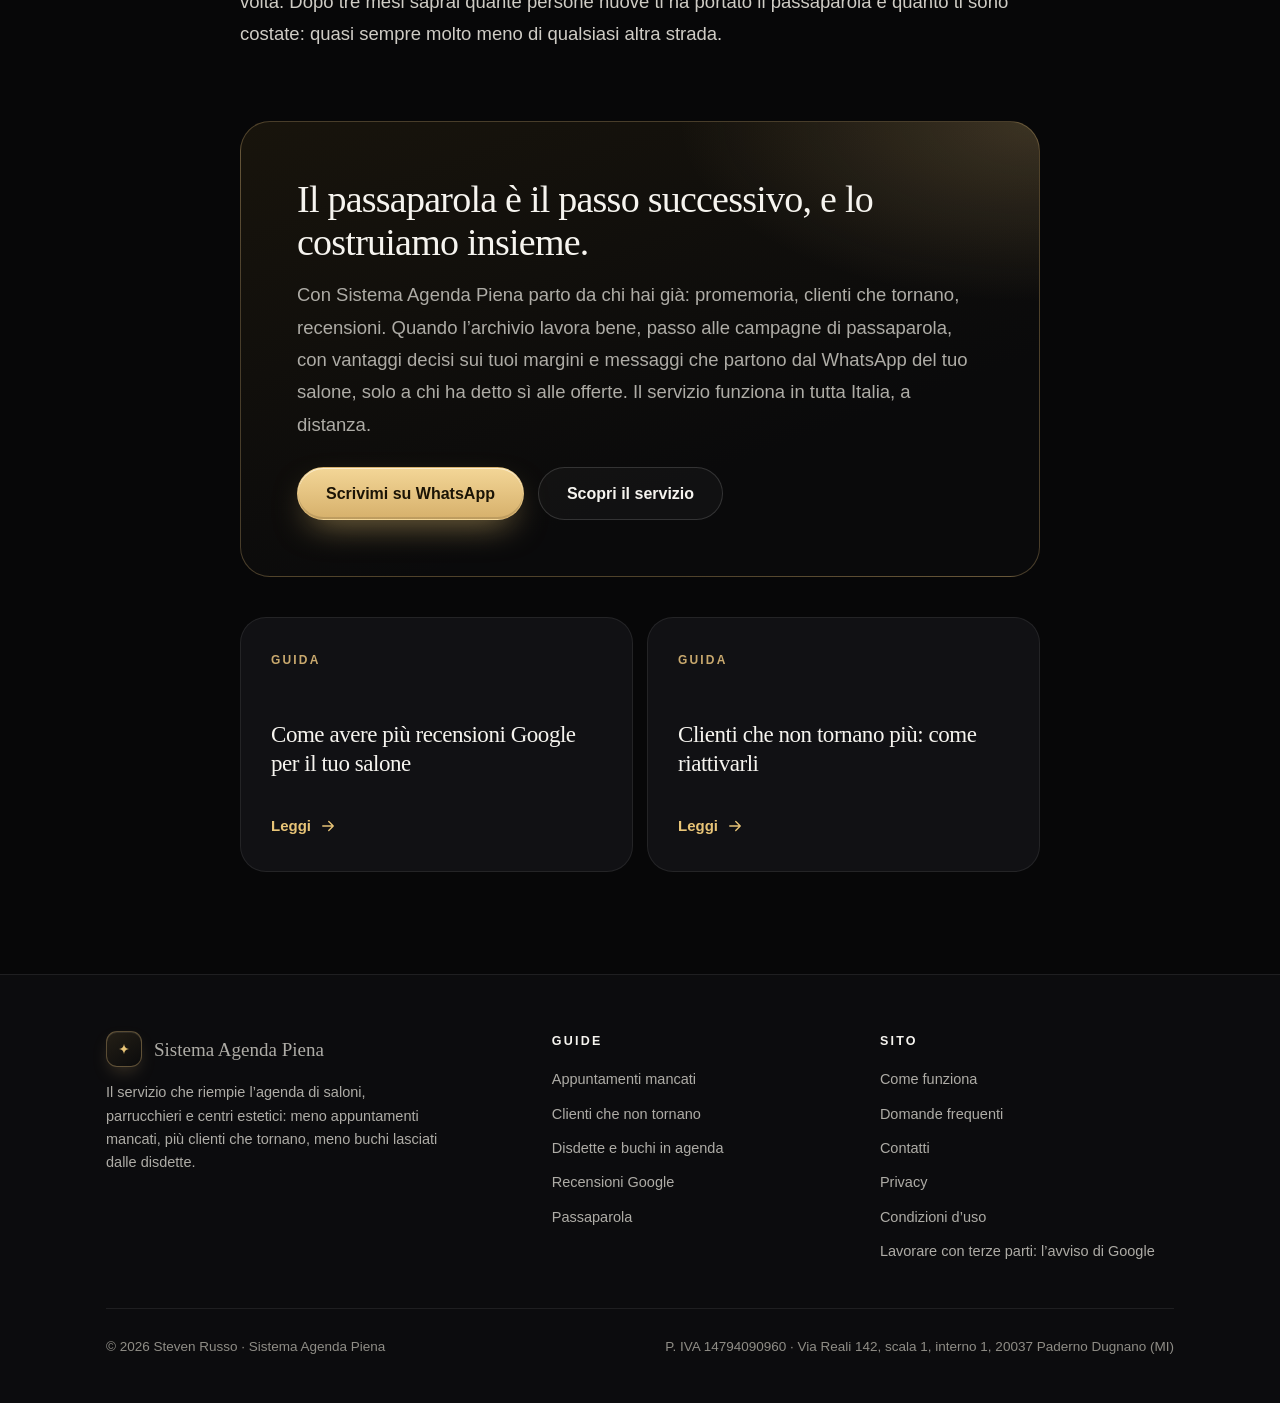
<file: guide/passaparola.html>
<!doctype html>
<html lang="it">
<head>
<meta charset="utf-8">
<meta name="viewport" content="width=device-width, initial-scale=1">
<title>Passaparola in salone: porta un’amica o un amico, senza svendere</title>
<meta name="description" content="Come premiare chi presenta una persona nuova al salone senza trasformarlo in un discount: a chi proporlo, cosa scrivere e come tenere i conti.">
<link rel="canonical" href="https://sistemaagendapiena.it/guide/passaparola.html">
<meta name="robots" content="index, follow, max-snippet:-1">
<meta name="author" content="Steven Russo">
<meta name="theme-color" content="#070708">
<link rel="icon" href="../assets/favicon.svg" type="image/svg+xml">
<link rel="stylesheet" href="../assets/site.css">
<meta property="og:type" content="article">
<meta property="og:locale" content="it_IT">
<meta property="og:site_name" content="Sistema Agenda Piena">
<meta property="og:url" content="https://sistemaagendapiena.it/guide/passaparola.html">
<meta property="og:title" content="Il passaparola che funziona: porta un’amica o un amico, senza svendere">
<meta property="og:description" content="Come premiare chi ti presenta una persona nuova senza trasformare il salone in un discount.">
<meta property="og:image" content="https://sistemaagendapiena.it/assets/og.png">
<script type="application/ld+json">
{
  "@context": "https://schema.org",
  "@graph": [
    {
      "@type": "Article",
      "@id": "https://sistemaagendapiena.it/guide/passaparola.html#articolo",
      "headline": "Il passaparola che funziona: porta un’amica o un amico, senza svendere",
      "description": "Come premiare chi presenta una persona nuova al salone senza trasformarlo in un discount: a chi proporlo, cosa scrivere, come tenere i conti.",
      "inLanguage": "it-IT",
      "datePublished": "2026-09-16",
      "dateModified": "2026-10-21",
      "image": "https://sistemaagendapiena.it/assets/og.png",
      "author": { "@type": "Person", "@id": "https://sistemaagendapiena.it/#steven-russo", "name": "Steven Russo" },
      "publisher": { "@type": "Organization", "@id": "https://sistemaagendapiena.it/#azienda", "name": "Sistema Agenda Piena", "url": "https://sistemaagendapiena.it/" },
      "mainEntityOfPage": "https://sistemaagendapiena.it/guide/passaparola.html",
      "about": ["passaparola salone", "porta un’amica centro estetico", "programma referral parrucchiere", "clienti nuovi senza commissioni"]
    },
    {
      "@type": "BreadcrumbList",
      "itemListElement": [
        { "@type": "ListItem", "position": 1, "name": "Sistema Agenda Piena", "item": "https://sistemaagendapiena.it/" },
        { "@type": "ListItem", "position": 2, "name": "Guide", "item": "https://sistemaagendapiena.it/guide/" },
        { "@type": "ListItem", "position": 3, "name": "Passaparola", "item": "https://sistemaagendapiena.it/guide/passaparola.html" }
      ]
    }
  ]
}
</script>
</head>
<body>
<a class="skip" href="#contenuto">Vai al contenuto</a>

<header class="site-header">
  <div class="container">
    <a class="logo" href="../index.html" aria-label="Sistema Agenda Piena, pagina iniziale"><span class="logo-mark" aria-hidden="true"><svg viewBox="0 0 64 64" aria-hidden="true" focusable="false"><path d="M32 12c1.6 9.6 5.6 14.4 16 16-10.4 1.6-14.4 6.4-16 16-1.6-9.6-5.6-14.4-16-16 10.4-1.6 14.4-6.4 16-16z" transform="translate(0 4)" fill="currentColor"/></svg></span><span>Sistema Agenda Piena</span></a>
    <nav class="nav" aria-label="Menu principale">
      <a class="nav-link" href="../index.html#come-funziona">Come funziona</a>
      <a class="nav-link" href="../index.html#servizi">Cosa faccio</a>
      <a class="nav-link" href="index.html">Guide</a>
      <a class="btn btn-gold btn-sm" href="../index.html#contatti">Parliamone</a>
    </nav>
  </div>
</header>

<main id="contenuto">
  <article>
    <header class="article-hero">
      <div class="hero-bg" aria-hidden="true"></div>
      <div class="container">
        <div class="article-wrap">
          <nav class="breadcrumb" aria-label="Percorso"><a href="../index.html">Home</a><span aria-hidden="true">/</span><a href="index.html">Guide</a><span aria-hidden="true">/</span><span>Passaparola</span></nav>
          <p class="eyebrow">Guida · Passaparola</p>
          <h1>Il passaparola che funziona: <span class="gold-text">porta un’amica o un amico, senza svendere</span></h1>
          <p class="lead">I clienti migliori arrivano quasi sempre da altri clienti. Il passaparola succede già da solo, poco e a caso: con qualche regola diventa una fonte costante di persone nuove, senza pagare commissioni a nessuno e senza rovinare i tuoi prezzi.</p>
          <div class="byline"><span class="logo-mark" aria-hidden="true"><svg viewBox="0 0 64 64" aria-hidden="true" focusable="false"><path d="M32 12c1.6 9.6 5.6 14.4 16 16-10.4 1.6-14.4 6.4-16 16-1.6-9.6-5.6-14.4-16-16 10.4-1.6 14.4-6.4 16-16z" transform="translate(0 4)" fill="currentColor"/></svg></span><div><b>Steven Russo</b>Sistema Agenda Piena · aggiornata il 21 ottobre 2026</div></div>
        </div>
      </div>
    </header>

    <div class="container">
      <div class="prose">
        <section class="summary-box">
          <h2>In breve</h2>
          <ul>
            <li>Proponilo <strong>solo a chi ti vuole bene davvero</strong>: chi viene con regolarità da qualche mese.</li>
            <li><strong>Premia entrambi</strong>: chi presenta e chi arriva. Un premio solo a chi presenta suona come una provvigione.</li>
            <li>Il premio migliore è <strong>un vantaggio su un servizio del salone</strong>, piccolo e riservato: niente prodotti in regalo, che per legge richiedono pratiche a parte.</li>
            <li>Chiedilo <strong>nel momento giusto</strong>: subito dopo un complimento.</li>
            <li><strong>Tieni il conto</strong>: chi ha portato chi, e quante persone nuove sono tornate una seconda volta.</li>
          </ul>
        </section>

        <h2>Perché il passaparola batte qualsiasi portale</h2>
        <p>Una persona che arriva da un portale di prenotazione ha scelto in base al prezzo e alla disponibilità, e sul portale tornerà a cercare. Una persona che arriva perché un’amica gliel’ha consigliato <strong>ha già deciso di fidarsi di te</strong>, prima ancora di entrare. Costa meno, disdice meno e resta di più.</p>
        <p>Il problema è che il passaparola spontaneo è raro: le persone sono contente, ma non pensano a dirlo. Un programma semplice serve a ricordarglielo e a ringraziarle quando lo fanno.</p>

        <h2>A chi proporlo</h2>
        <p>Non a tutti. Il passaparola funziona quando parte da chi è affezionato: chi viene con regolarità da almeno qualche mese, chi ti ha fatto un complimento. Proporlo a chi è venuto una volta sola, o a chi è in ritardo con i pagamenti, non funziona e un po’ imbarazza.</p>

        <h2>Che premio dare, senza svendere</h2>
        <p>La tentazione è «porta un’amica e avete il 30% tutte e due». Funziona, ma insegna a due persone che il tuo prezzo è trattabile. Ci sono alternative migliori:</p>
        <ul>
          <li><strong>Un vantaggio sulla prossima visita</strong> di chi presenta, su un servizio del salone: per esempio uno sconto sulla manicure. È riservato e legato a un fatto, quindi non insegna che il tuo prezzo è trattabile.</li>
          <li><strong>Un vantaggio sulla prima visita della persona nuova</strong>, per abbassare la barriera d’ingresso, e un premio a chi l’ha presentata dopo che la persona nuova è venuta davvero.</li>
          <li><strong>Un livello «amici del salone»</strong> per chi presenta più persone nell’anno: priorità sugli orari, un’anteprima sulle novità.</li>
        </ul>
        <p>Le cifre esatte dipendono dai tuoi margini e dal tuo listino: vanno decise sui tuoi numeri, non copiate da altri.</p>

        <h2>Quando e come chiederlo</h2>
        <p>Il momento migliore è subito dopo un segnale di soddisfazione: un complimento, una persona che torna dopo tanto tempo ed è contenta. In quel momento un messaggio breve sembra naturale.</p>
        <div class="message"><small>Esempio di messaggio</small>Ciao Chiara, che bello rivederti! Se hai un’amica che potrebbe trovarsi bene da noi, alla sua prima visita ha [vantaggio], e tu [vantaggio] alla prossima. Basta che ci dica il tuo nome quando prenota 🙂</div>
        <p>Mai in cassa, mai come condizione, mai a raffica. Una proposta ogni tanto, alla persona giusta, nel momento giusto.</p>

        <h2>Le regole per non rovinarlo</h2>
        <ul>
          <li><strong>Il premio si dà dopo</strong> che la persona nuova è venuta davvero, non alla promessa.</li>
          <li><strong>Non pubblicare l’offerta sui social</strong>: è un vantaggio riservato, non una promozione per tutti.</li>
          <li><strong>Niente pressioni</strong>: chi non vuole presentare nessuno non deve sentirsi in colpa.</li>
          <li><strong>Rispetta la privacy</strong>: chiedi alla persona nuova di dirti chi l’ha mandata, non chiedere numeri di telefono altrui.</li>
        </ul>

        <h2>Tieni il conto, altrimenti non sai se funziona</h2>
        <p>Segna chi ha presentato chi, quando è venuta la persona nuova e se è tornata una seconda volta. Dopo tre mesi saprai quante persone nuove ti ha portato il passaparola e quanto ti sono costate: quasi sempre molto meno di qualsiasi altra strada.</p>

        <section class="cta-box">
          <h2>Il passaparola è il passo successivo, e lo costruiamo insieme.</h2>
          <p>Con Sistema Agenda Piena parto da chi hai già: promemoria, clienti che tornano, recensioni. Quando l’archivio lavora bene, passo alle campagne di passaparola, con vantaggi decisi sui tuoi margini e messaggi che partono dal WhatsApp del tuo salone, solo a chi ha detto sì alle offerte. Il servizio funziona in tutta Italia, a distanza.</p>
          <div class="cta-row">
            <a class="btn btn-gold" href="https://wa.me/393387505153?text=Ciao%20Steven%2C%20ho%20letto%20la%20guida%20sul%20passaparola%20e%20vorrei%20capire%20se%20Sistema%20Agenda%20Piena%20fa%20per%20il%20mio%20salone.">Scrivimi su WhatsApp</a>
            <a class="btn btn-ghost" href="../index.html">Scopri il servizio</a>
          </div>
        </section>

        <div class="related">
          <a class="guide-card" href="recensioni-google.html"><span class="tag">Guida</span><h3>Come avere più recensioni Google per il tuo salone</h3><span class="more">Leggi <svg viewBox="0 0 24 24" fill="none" stroke="currentColor" stroke-width="1.8" stroke-linecap="round" stroke-linejoin="round" aria-hidden="true"><path d="M5 12h14M13 6l6 6-6 6"/></svg></span></a>
          <a class="guide-card" href="clienti-che-non-tornano.html"><span class="tag">Guida</span><h3>Clienti che non tornano più: come riattivarli</h3><span class="more">Leggi <svg viewBox="0 0 24 24" fill="none" stroke="currentColor" stroke-width="1.8" stroke-linecap="round" stroke-linejoin="round" aria-hidden="true"><path d="M5 12h14M13 6l6 6-6 6"/></svg></span></a>
        </div>
      </div>
    </div>
  </article>
</main>

<footer class="site-footer">
  <div class="container">
    <div class="footer-grid">
      <div>
        <a class="logo" href="../index.html"><span class="logo-mark" aria-hidden="true"><svg viewBox="0 0 64 64" aria-hidden="true" focusable="false"><path d="M32 12c1.6 9.6 5.6 14.4 16 16-10.4 1.6-14.4 6.4-16 16-1.6-9.6-5.6-14.4-16-16 10.4-1.6 14.4-6.4 16-16z" transform="translate(0 4)" fill="currentColor"/></svg></span><span>Sistema Agenda Piena</span></a>
        <p>Il servizio che riempie l’agenda di saloni, parrucchieri e centri estetici: meno appuntamenti mancati, più clienti che tornano, meno buchi lasciati dalle disdette.</p>
      </div>
      <div>
        <h4>Guide</h4>
        <ul>
          <li><a href="appuntamenti-mancati.html">Appuntamenti mancati</a></li>
          <li><a href="clienti-che-non-tornano.html">Clienti che non tornano</a></li>
          <li><a href="buchi-in-agenda.html">Disdette e buchi in agenda</a></li>
          <li><a href="recensioni-google.html">Recensioni Google</a></li>
          <li><a href="passaparola.html">Passaparola</a></li>
        </ul>
      </div>
      <div>
        <h4>Sito</h4>
        <ul>
          <li><a href="../index.html#come-funziona">Come funziona</a></li>
          <li><a href="../index.html#domande">Domande frequenti</a></li>
          <li><a href="../index.html#contatti">Contatti</a></li>
          <li><a href="../privacy.html">Privacy</a></li>
          <li><a href="../condizioni.html">Condizioni d’uso</a></li>
          <li><a href="https://support.google.com/business/answer/7163406">Lavorare con terze parti: l’avviso di Google</a></li>
        </ul>
      </div>
    </div>
    <div class="legal">
      <span>© 2026 Steven Russo · Sistema Agenda Piena</span>
      <span>P. IVA 14794090960 · Via Reali 142, scala 1, interno 1, 20037 Paderno Dugnano (MI)</span>
    </div>
  </div>
</footer>
</body>
</html>
</file>
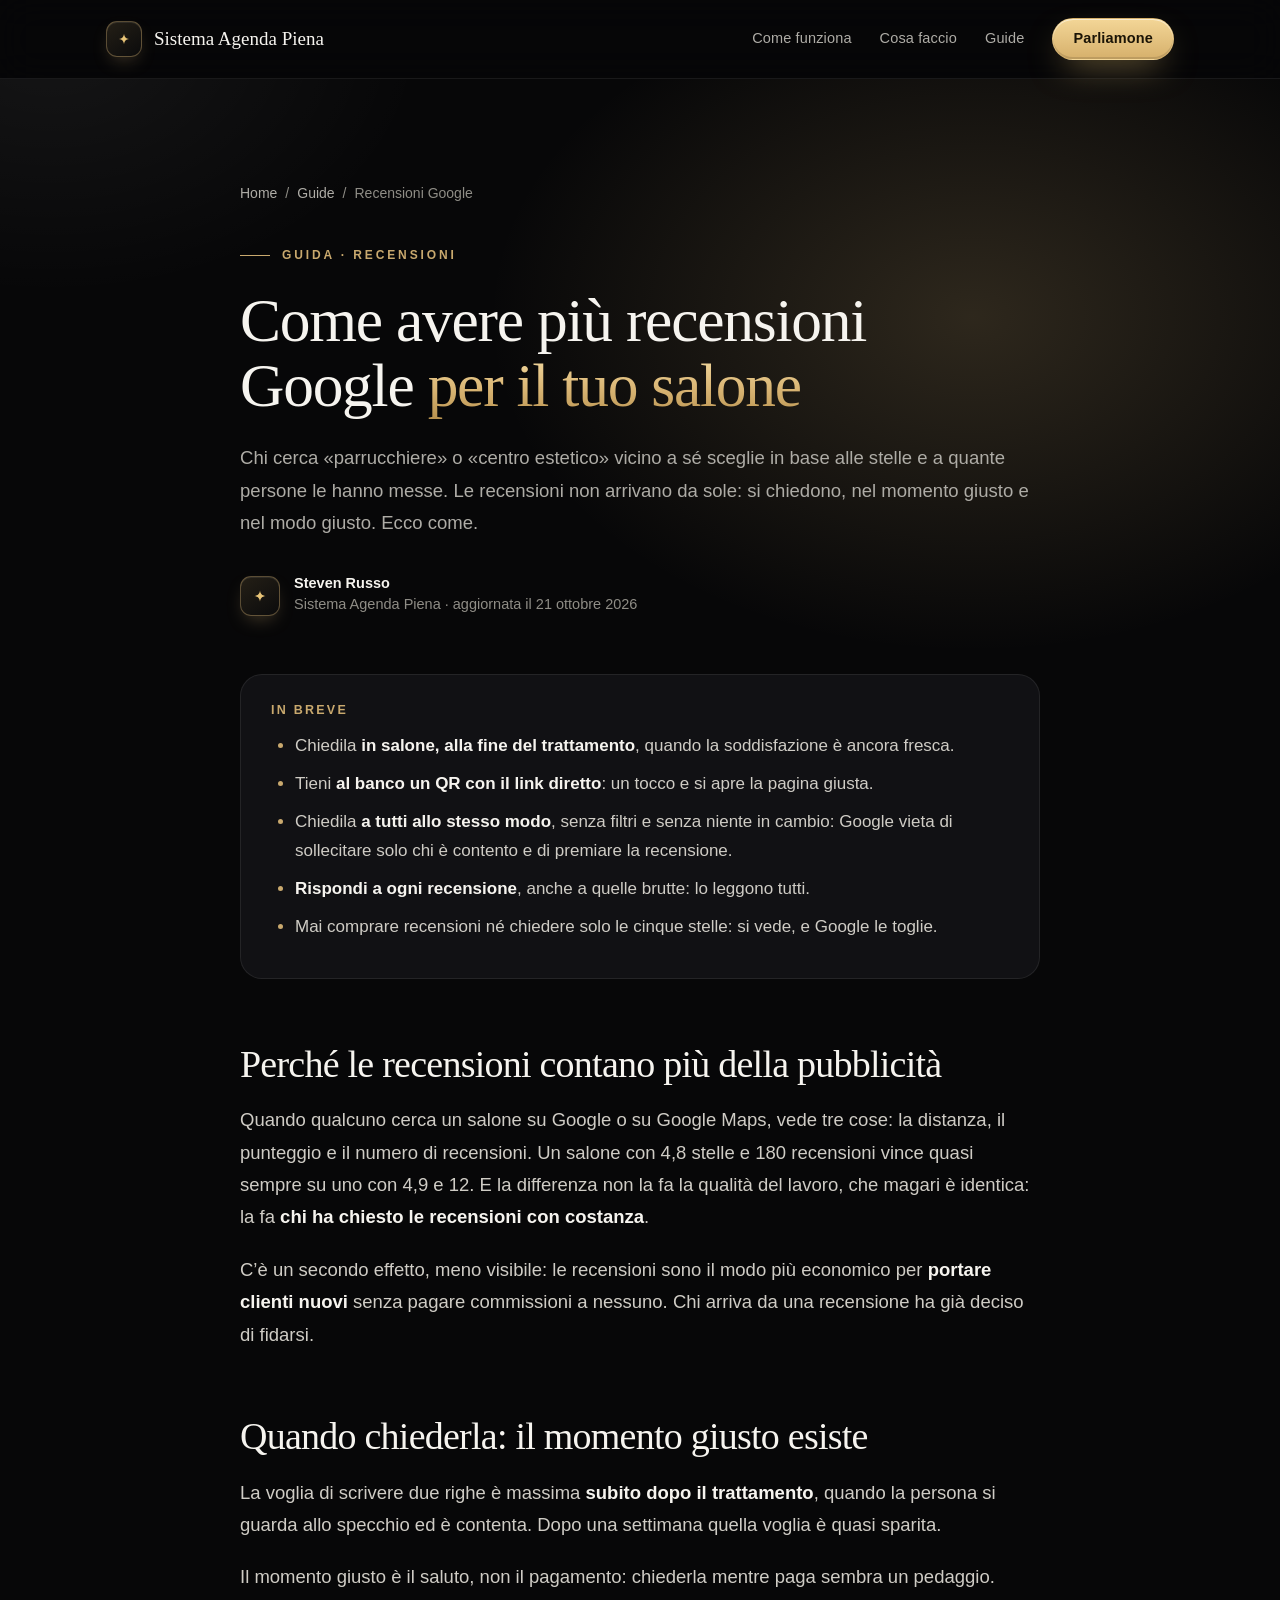
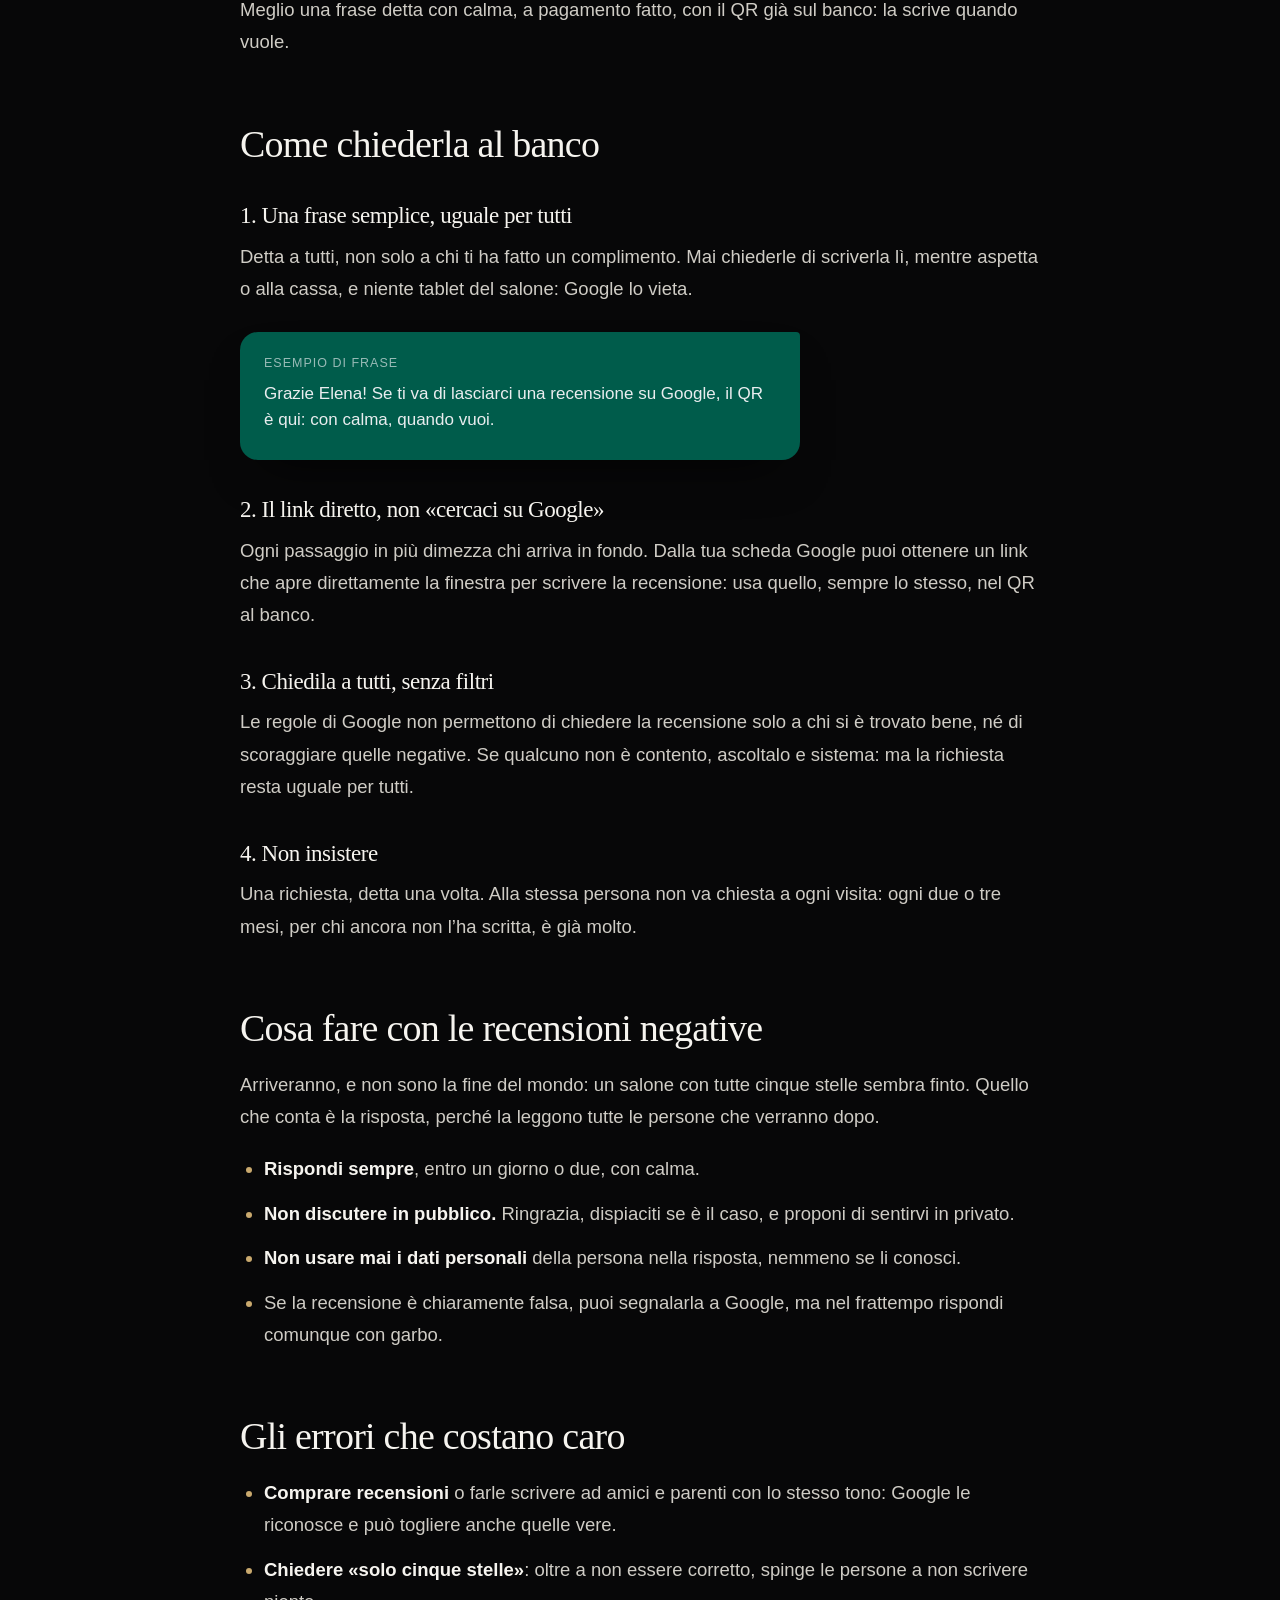
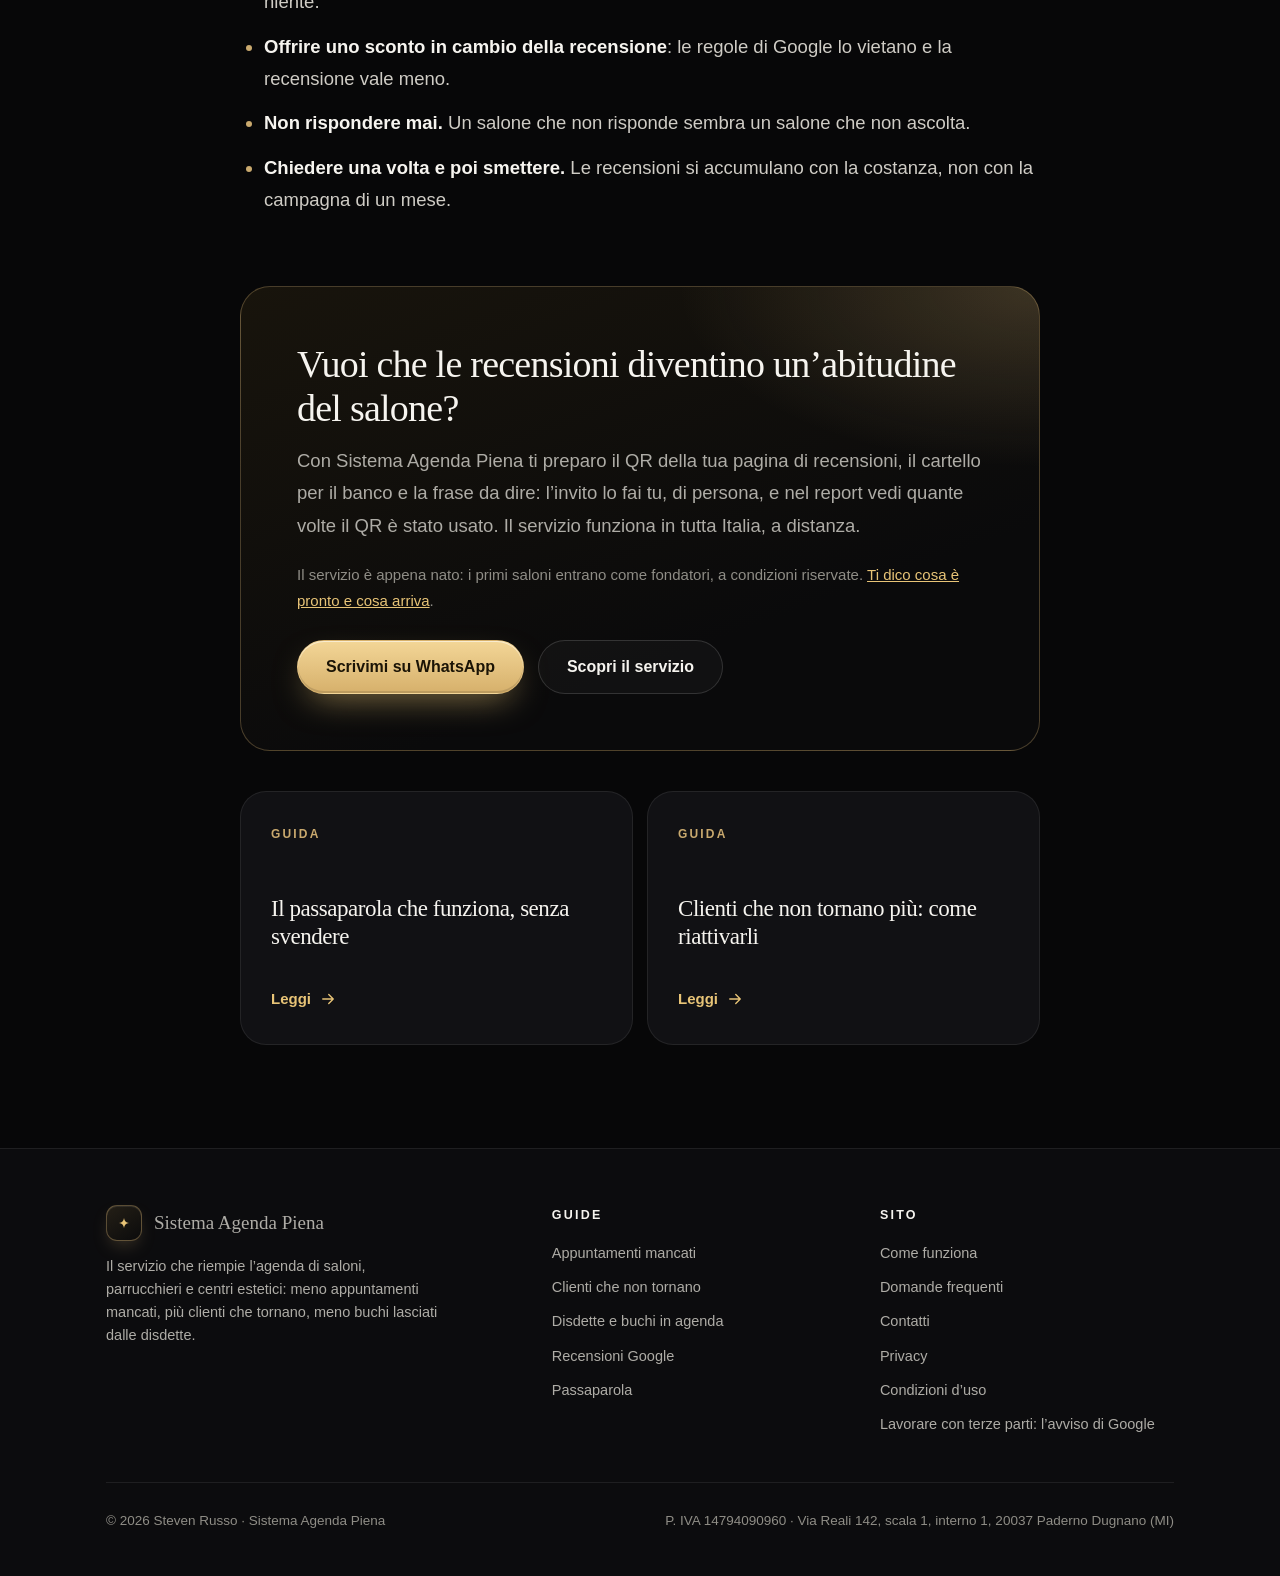
<file: guide/recensioni-google.html>
<!doctype html>
<html lang="it">
<head>
<meta charset="utf-8">
<meta name="viewport" content="width=device-width, initial-scale=1">
<title>Come avere più recensioni Google per il tuo salone</title>
<meta name="description" content="Quando chiedere una recensione Google al salone, come chiederla al banco con un QR, cosa fare con quelle negative e gli errori che fanno perdere la voglia di scriverla.">
<link rel="canonical" href="https://sistemaagendapiena.it/guide/recensioni-google.html">
<meta name="robots" content="index, follow, max-snippet:-1">
<meta name="author" content="Steven Russo">
<meta name="theme-color" content="#070708">
<link rel="icon" href="../assets/favicon.svg" type="image/svg+xml">
<link rel="stylesheet" href="../assets/site.css">
<meta property="og:type" content="article">
<meta property="og:locale" content="it_IT">
<meta property="og:site_name" content="Sistema Agenda Piena">
<meta property="og:url" content="https://sistemaagendapiena.it/guide/recensioni-google.html">
<meta property="og:title" content="Come avere più recensioni Google per il tuo salone">
<meta property="og:description" content="Quando chiederle, come chiederle al banco con un QR e gli errori che fanno perdere la voglia di scriverle.">
<meta property="og:image" content="https://sistemaagendapiena.it/assets/og.png">
<script type="application/ld+json">
{
  "@context": "https://schema.org",
  "@graph": [
    {
      "@type": "Article",
      "@id": "https://sistemaagendapiena.it/guide/recensioni-google.html#articolo",
      "headline": "Come avere più recensioni Google per il tuo salone o centro estetico",
      "description": "Quando chiedere una recensione Google, come chiederla al banco con un QR, cosa fare con le recensioni negative e gli errori che fanno perdere la voglia di scriverla.",
      "inLanguage": "it-IT",
      "datePublished": "2026-09-16",
      "dateModified": "2026-10-21",
      "image": "https://sistemaagendapiena.it/assets/og.png",
      "author": { "@type": "Person", "@id": "https://sistemaagendapiena.it/#steven-russo", "name": "Steven Russo" },
      "publisher": { "@type": "Organization", "@id": "https://sistemaagendapiena.it/#azienda", "name": "Sistema Agenda Piena", "url": "https://sistemaagendapiena.it/" },
      "mainEntityOfPage": "https://sistemaagendapiena.it/guide/recensioni-google.html",
      "about": ["recensioni Google salone", "recensioni centro estetico", "QR per le recensioni al banco", "reputazione online parrucchiere"]
    },
    {
      "@type": "BreadcrumbList",
      "itemListElement": [
        { "@type": "ListItem", "position": 1, "name": "Sistema Agenda Piena", "item": "https://sistemaagendapiena.it/" },
        { "@type": "ListItem", "position": 2, "name": "Guide", "item": "https://sistemaagendapiena.it/guide/" },
        { "@type": "ListItem", "position": 3, "name": "Recensioni Google", "item": "https://sistemaagendapiena.it/guide/recensioni-google.html" }
      ]
    }
  ]
}
</script>
</head>
<body>
<a class="skip" href="#contenuto">Vai al contenuto</a>

<header class="site-header">
  <div class="container">
    <a class="logo" href="../index.html" aria-label="Sistema Agenda Piena, pagina iniziale"><span class="logo-mark" aria-hidden="true"><svg viewBox="0 0 64 64" aria-hidden="true" focusable="false"><path d="M32 12c1.6 9.6 5.6 14.4 16 16-10.4 1.6-14.4 6.4-16 16-1.6-9.6-5.6-14.4-16-16 10.4-1.6 14.4-6.4 16-16z" transform="translate(0 4)" fill="currentColor"/></svg></span><span>Sistema Agenda Piena</span></a>
    <nav class="nav" aria-label="Menu principale">
      <a class="nav-link" href="../index.html#come-funziona">Come funziona</a>
      <a class="nav-link" href="../index.html#servizi">Cosa faccio</a>
      <a class="nav-link" href="index.html">Guide</a>
      <a class="btn btn-gold btn-sm" href="../index.html#contatti">Parliamone</a>
    </nav>
  </div>
</header>

<main id="contenuto">
  <article>
    <header class="article-hero">
      <div class="hero-bg" aria-hidden="true"></div>
      <div class="container">
        <div class="article-wrap">
          <nav class="breadcrumb" aria-label="Percorso"><a href="../index.html">Home</a><span aria-hidden="true">/</span><a href="index.html">Guide</a><span aria-hidden="true">/</span><span>Recensioni Google</span></nav>
          <p class="eyebrow">Guida · Recensioni</p>
          <h1>Come avere più recensioni Google <span class="gold-text">per il tuo salone</span></h1>
          <p class="lead">Chi cerca «parrucchiere» o «centro estetico» vicino a sé sceglie in base alle stelle e a quante persone le hanno messe. Le recensioni non arrivano da sole: si chiedono, nel momento giusto e nel modo giusto. Ecco come.</p>
          <div class="byline"><span class="logo-mark" aria-hidden="true"><svg viewBox="0 0 64 64" aria-hidden="true" focusable="false"><path d="M32 12c1.6 9.6 5.6 14.4 16 16-10.4 1.6-14.4 6.4-16 16-1.6-9.6-5.6-14.4-16-16 10.4-1.6 14.4-6.4 16-16z" transform="translate(0 4)" fill="currentColor"/></svg></span><div><b>Steven Russo</b>Sistema Agenda Piena · aggiornata il 21 ottobre 2026</div></div>
        </div>
      </div>
    </header>

    <div class="container">
      <div class="prose">
        <section class="summary-box">
          <h2>In breve</h2>
          <ul>
            <li>Chiedila <strong>in salone, alla fine del trattamento</strong>, quando la soddisfazione è ancora fresca.</li>
            <li>Tieni <strong>al banco un QR con il link diretto</strong>: un tocco e si apre la pagina giusta.</li>
            <li>Chiedila <strong>a tutti allo stesso modo</strong>, senza filtri e senza niente in cambio: Google vieta di sollecitare solo chi è contento e di premiare la recensione.</li>
            <li><strong>Rispondi a ogni recensione</strong>, anche a quelle brutte: lo leggono tutti.</li>
            <li>Mai comprare recensioni né chiedere solo le cinque stelle: si vede, e Google le toglie.</li>
          </ul>
        </section>

        <h2>Perché le recensioni contano più della pubblicità</h2>
        <p>Quando qualcuno cerca un salone su Google o su Google Maps, vede tre cose: la distanza, il punteggio e il numero di recensioni. Un salone con 4,8 stelle e 180 recensioni vince quasi sempre su uno con 4,9 e 12. E la differenza non la fa la qualità del lavoro, che magari è identica: la fa <strong>chi ha chiesto le recensioni con costanza</strong>.</p>
        <p>C’è un secondo effetto, meno visibile: le recensioni sono il modo più economico per <strong>portare clienti nuovi</strong> senza pagare commissioni a nessuno. Chi arriva da una recensione ha già deciso di fidarsi.</p>

        <h2>Quando chiederla: il momento giusto esiste</h2>
        <p>La voglia di scrivere due righe è massima <strong>subito dopo il trattamento</strong>, quando la persona si guarda allo specchio ed è contenta. Dopo una settimana quella voglia è quasi sparita.</p>
        <p>Il momento giusto è il saluto, non il pagamento: chiederla mentre paga sembra un pedaggio. Meglio una frase detta con calma, a pagamento fatto, con il QR già sul banco: la scrive quando vuole.</p>

        <h2>Come chiederla al banco</h2>
        <h3>1. Una frase semplice, uguale per tutti</h3>
        <p>Detta a tutti, non solo a chi ti ha fatto un complimento. Mai chiederle di scriverla lì, mentre aspetta o alla cassa, e niente tablet del salone: Google lo vieta.</p>
        <div class="message"><small>Esempio di frase</small>Grazie Elena! Se ti va di lasciarci una recensione su Google, il QR è qui: con calma, quando vuoi.</div>

        <h3>2. Il link diretto, non «cercaci su Google»</h3>
        <p>Ogni passaggio in più dimezza chi arriva in fondo. Dalla tua scheda Google puoi ottenere un link che apre direttamente la finestra per scrivere la recensione: usa quello, sempre lo stesso, nel QR al banco.</p>

        <h3>3. Chiedila a tutti, senza filtri</h3>
        <p>Le regole di Google non permettono di chiedere la recensione solo a chi si è trovato bene, né di scoraggiare quelle negative. Se qualcuno non è contento, ascoltalo e sistema: ma la richiesta resta uguale per tutti.</p>

        <h3>4. Non insistere</h3>
        <p>Una richiesta, detta una volta. Alla stessa persona non va chiesta a ogni visita: ogni due o tre mesi, per chi ancora non l’ha scritta, è già molto.</p>

        <h2>Cosa fare con le recensioni negative</h2>
        <p>Arriveranno, e non sono la fine del mondo: un salone con tutte cinque stelle sembra finto. Quello che conta è la risposta, perché la leggono tutte le persone che verranno dopo.</p>
        <ul>
          <li><strong>Rispondi sempre</strong>, entro un giorno o due, con calma.</li>
          <li><strong>Non discutere in pubblico.</strong> Ringrazia, dispiaciti se è il caso, e proponi di sentirvi in privato.</li>
          <li><strong>Non usare mai i dati personali</strong> della persona nella risposta, nemmeno se li conosci.</li>
          <li>Se la recensione è chiaramente falsa, puoi segnalarla a Google, ma nel frattempo rispondi comunque con garbo.</li>
        </ul>

        <h2>Gli errori che costano caro</h2>
        <ul>
          <li><strong>Comprare recensioni</strong> o farle scrivere ad amici e parenti con lo stesso tono: Google le riconosce e può togliere anche quelle vere.</li>
          <li><strong>Chiedere «solo cinque stelle»</strong>: oltre a non essere corretto, spinge le persone a non scrivere niente.</li>
          <li><strong>Offrire uno sconto in cambio della recensione</strong>: le regole di Google lo vietano e la recensione vale meno.</li>
          <li><strong>Non rispondere mai.</strong> Un salone che non risponde sembra un salone che non ascolta.</li>
          <li><strong>Chiedere una volta e poi smettere.</strong> Le recensioni si accumulano con la costanza, non con la campagna di un mese.</li>
        </ul>

        <section class="cta-box">
          <h2>Vuoi che le recensioni diventino un’abitudine del salone?</h2>
          <p>Con Sistema Agenda Piena ti preparo il QR della tua pagina di recensioni, il cartello per il banco e la frase da dire: l’invito lo fai tu, di persona, e nel report vedi quante volte il QR è stato usato. Il servizio funziona in tutta Italia, a distanza.</p>
          <p class="early-note">Il servizio è appena nato: i primi saloni entrano come fondatori, a condizioni riservate. <a href="../index.html#fondatori">Ti dico cosa è pronto e cosa arriva</a>.</p>
          <div class="cta-row">
            <a class="btn btn-gold" href="https://wa.me/393387505153?text=Ciao%20Steven%2C%20ho%20letto%20la%20guida%20sulle%20recensioni%20Google%20e%20vorrei%20capire%20se%20Sistema%20Agenda%20Piena%20fa%20per%20il%20mio%20salone.">Scrivimi su WhatsApp</a>
            <a class="btn btn-ghost" href="../index.html">Scopri il servizio</a>
          </div>
        </section>

        <div class="related">
          <a class="guide-card" href="passaparola.html"><span class="tag">Guida</span><h3>Il passaparola che funziona, senza svendere</h3><span class="more">Leggi <svg viewBox="0 0 24 24" fill="none" stroke="currentColor" stroke-width="1.8" stroke-linecap="round" stroke-linejoin="round" aria-hidden="true"><path d="M5 12h14M13 6l6 6-6 6"/></svg></span></a>
          <a class="guide-card" href="clienti-che-non-tornano.html"><span class="tag">Guida</span><h3>Clienti che non tornano più: come riattivarli</h3><span class="more">Leggi <svg viewBox="0 0 24 24" fill="none" stroke="currentColor" stroke-width="1.8" stroke-linecap="round" stroke-linejoin="round" aria-hidden="true"><path d="M5 12h14M13 6l6 6-6 6"/></svg></span></a>
        </div>
      </div>
    </div>
  </article>
</main>

<footer class="site-footer">
  <div class="container">
    <div class="footer-grid">
      <div>
        <a class="logo" href="../index.html"><span class="logo-mark" aria-hidden="true"><svg viewBox="0 0 64 64" aria-hidden="true" focusable="false"><path d="M32 12c1.6 9.6 5.6 14.4 16 16-10.4 1.6-14.4 6.4-16 16-1.6-9.6-5.6-14.4-16-16 10.4-1.6 14.4-6.4 16-16z" transform="translate(0 4)" fill="currentColor"/></svg></span><span>Sistema Agenda Piena</span></a>
        <p>Il servizio che riempie l’agenda di saloni, parrucchieri e centri estetici: meno appuntamenti mancati, più clienti che tornano, meno buchi lasciati dalle disdette.</p>
      </div>
      <div>
        <h4>Guide</h4>
        <ul>
          <li><a href="appuntamenti-mancati.html">Appuntamenti mancati</a></li>
          <li><a href="clienti-che-non-tornano.html">Clienti che non tornano</a></li>
          <li><a href="buchi-in-agenda.html">Disdette e buchi in agenda</a></li>
          <li><a href="recensioni-google.html">Recensioni Google</a></li>
          <li><a href="passaparola.html">Passaparola</a></li>
        </ul>
      </div>
      <div>
        <h4>Sito</h4>
        <ul>
          <li><a href="../index.html#come-funziona">Come funziona</a></li>
          <li><a href="../index.html#domande">Domande frequenti</a></li>
          <li><a href="../index.html#contatti">Contatti</a></li>
          <li><a href="../privacy.html">Privacy</a></li>
          <li><a href="../condizioni.html">Condizioni d’uso</a></li>
          <li><a href="https://support.google.com/business/answer/7163406">Lavorare con terze parti: l’avviso di Google</a></li>
        </ul>
      </div>
    </div>
    <div class="legal">
      <span>© 2026 Steven Russo · Sistema Agenda Piena</span>
      <span>P. IVA 14794090960 · Via Reali 142, scala 1, interno 1, 20037 Paderno Dugnano (MI)</span>
    </div>
  </div>
</footer>
</body>
</html>
</file>
<file: assets/site.css>
/* =========================================================
   Sistema Agenda Piena — foglio di stile (v4)
   Nero, avorio e oro. Nessuna risorsa esterna.
   ========================================================= */

:root{
  --bg:#070708;
  --bg-2:#0c0c0e;
  --surface:#111114;
  --surface-2:#17171b;
  --line:rgba(255,255,255,.08);
  --line-2:rgba(255,255,255,.14);
  --text:#f6f4ef;
  --muted:#aeaca6;
  --dim:#8f8d86;
  --gold:#c9a96e;
  --gold-l:#e8c477;
  --gold-d:#7d5a05;
  --ivory:#f5f1e8;
  --ink:#141312;
  --ink-muted:#5c584f;
  --loss:#e9a89b;
  --serif:"Iowan Old Style","Palatino Linotype",Palatino,"Book Antiqua",Georgia,ui-serif,serif;
  --sans:-apple-system,BlinkMacSystemFont,"Segoe UI",Roboto,"Helvetica Neue",Arial,sans-serif;
  --shadow:0 1px 0 rgba(255,255,255,.06) inset,0 40px 70px -30px rgba(0,0,0,.8),0 12px 24px -12px rgba(0,0,0,.6);
  --container:1180px;
  --ease:cubic-bezier(.2,.7,.2,1);
}

*{box-sizing:border-box}
html{scroll-behavior:smooth;-webkit-text-size-adjust:100%;scroll-padding-top:92px}
body{
  margin:0;background:var(--bg);color:var(--text);
  font:17px/1.75 var(--sans);-webkit-font-smoothing:antialiased;overflow-x:hidden;
}
img{max-width:100%;display:block}
a{color:inherit}
svg{display:block}
.container{max-width:var(--container);margin:0 auto;padding-inline:clamp(20px,4.5vw,56px)}
h1,h2,h3{font-family:var(--serif);font-weight:500;letter-spacing:-.02em;margin:0}
.sr-only{position:absolute;width:1px;height:1px;overflow:hidden;clip:rect(0 0 0 0);white-space:nowrap}
.skip{position:absolute;left:-9999px;top:12px;z-index:200;background:#fff;color:#000;padding:10px 14px;border-radius:8px}
.skip:focus{left:12px}
:focus-visible{outline:2px solid var(--gold-l);outline-offset:3px;border-radius:6px}
::selection{background:rgba(232,196,119,.35);color:#fff}

/* ---------- filo d'oro dello scorrimento ---------- */
.progress{position:fixed;top:0;left:0;height:2px;width:0;z-index:100;background:linear-gradient(90deg,var(--gold),var(--gold-l));box-shadow:0 0 12px rgba(232,196,119,.6);pointer-events:none}

/* ---------- testata ---------- */
.site-header{
  position:sticky;top:0;z-index:60;
  background:rgba(7,7,8,.7);
  -webkit-backdrop-filter:saturate(150%) blur(18px);backdrop-filter:saturate(150%) blur(18px);
  border-bottom:1px solid var(--line);
}
.site-header .container{display:flex;align-items:center;justify-content:space-between;gap:20px;height:78px}
.logo{display:flex;align-items:center;gap:12px;text-decoration:none;font-family:var(--serif);font-size:19px;white-space:nowrap}
.logo-mark{
  width:36px;height:36px;border-radius:11px;display:grid;place-items:center;flex:none;
  background:linear-gradient(145deg,#241f16,#0b0b0c);color:var(--gold-l);font-size:17px;
  border:1px solid rgba(201,169,110,.4);box-shadow:0 1px 0 rgba(255,255,255,.08) inset,0 8px 20px -8px rgba(201,169,110,.45);
}
.nav{display:flex;align-items:center;gap:28px}
.nav a{text-decoration:none;color:var(--muted);font-size:14.5px;transition:color .2s;white-space:nowrap;letter-spacing:.01em}
.nav a:hover{color:var(--text)}
.nav a.btn{color:#1b1406}
@media (max-width:1120px){.nav{gap:20px}.nav a{font-size:14px}}
@media (max-width:1040px){.nav .nav-link{display:none}}
@media (max-width:420px){.logo{font-size:16px;gap:9px}.logo-mark{width:30px;height:30px;font-size:15px}.site-header .btn-sm{padding:9px 15px;font-size:13.5px}}

/* ---------- pulsanti ---------- */
.btn{
  position:relative;display:inline-flex;align-items:center;justify-content:center;gap:10px;overflow:hidden;
  padding:16px 28px;border-radius:999px;font-weight:600;font-size:16px;line-height:1.2;
  text-decoration:none;border:1px solid transparent;cursor:pointer;
  transition:transform .3s var(--ease),box-shadow .3s var(--ease),background .3s,border-color .3s,color .3s;
}
.btn svg{width:19px;height:19px;flex:none}
.btn-gold{
  color:#1b1406;background:linear-gradient(180deg,#f3d697 0%,#d6b06b 100%);
  box-shadow:0 1px 0 rgba(255,255,255,.55) inset,0 -2px 0 rgba(0,0,0,.12) inset,0 14px 34px -12px rgba(232,196,119,.6);
}
.btn-gold::after{content:"";position:absolute;top:0;left:-70%;width:40%;height:100%;background:linear-gradient(100deg,transparent,rgba(255,255,255,.55),transparent);transform:skewX(-20deg);transition:left .7s var(--ease)}
.btn-gold:hover{transform:translateY(-2px);box-shadow:0 1px 0 rgba(255,255,255,.55) inset,0 -2px 0 rgba(0,0,0,.12) inset,0 22px 44px -14px rgba(232,196,119,.75)}
.btn-gold:hover::after{left:130%}
.btn-ghost{color:var(--text);border-color:var(--line-2);background:rgba(255,255,255,.03)}
.btn-ghost:hover{border-color:rgba(201,169,110,.6);color:var(--gold-l);transform:translateY(-2px)}
.btn-sm{padding:11px 20px;font-size:14.5px}
.btn[aria-disabled="true"]{opacity:.45;pointer-events:none}

/* ---------- elementi comuni ---------- */
.gold-text{
  background:linear-gradient(180deg,#f6dea6 0%,#d9b574 55%,#b8924f 100%);
  -webkit-background-clip:text;background-clip:text;color:transparent;
}
.eyebrow{
  display:inline-flex;align-items:center;gap:12px;margin:0 0 22px;
  font-size:12px;letter-spacing:.24em;text-transform:uppercase;color:var(--gold);font-weight:600;
}
.eyebrow::before{content:"";width:30px;height:1px;background:currentColor}
.section{position:relative;padding-block:clamp(88px,11vw,156px)}
.section-head{max-width:820px}
.section-head.center{margin-inline:auto;text-align:center}
.section-head.center .eyebrow::after{content:"";width:30px;height:1px;background:currentColor}
.section h2{font-size:clamp(34px,4.3vw,58px);line-height:1.08;margin:0 0 24px}
.section-head p{color:var(--muted);font-size:clamp(17px,1.35vw,20px);margin:0}
.orn{display:flex;align-items:center;gap:18px;justify-content:center;color:rgba(201,169,110,.55);font-size:13px}
.orn::before,.orn::after{content:"";height:1px;flex:1;max-width:260px;background:linear-gradient(90deg,transparent,rgba(201,169,110,.45))}
.orn::after{background:linear-gradient(90deg,rgba(201,169,110,.45),transparent)}
.icon{
  position:relative;width:60px;height:60px;border-radius:50%;display:grid;place-items:center;flex:none;
  background:radial-gradient(circle at 35% 30%,#2b251a 0%,#0e0d0b 70%);color:var(--gold-l);
  border:1px solid rgba(201,169,110,.5);
  box-shadow:0 0 0 5px rgba(201,169,110,.07),0 1px 0 rgba(255,255,255,.1) inset,0 18px 34px -16px rgba(201,169,110,.55);
}
.icon::after{content:"";position:absolute;inset:-1px;border-radius:50%;padding:1px;
  background:conic-gradient(from 210deg,rgba(232,196,119,.9),rgba(201,169,110,.1) 40%,rgba(232,196,119,.6) 70%,rgba(201,169,110,.1));
  -webkit-mask:linear-gradient(#000 0 0) content-box,linear-gradient(#000 0 0);-webkit-mask-composite:xor;mask-composite:exclude;pointer-events:none}
.icon svg{width:24px;height:24px;stroke-width:1.4}

/* riquadri con luce che segue il mouse */
.glow{position:relative;overflow:hidden}
.glow::before{
  content:"";position:absolute;inset:0;border-radius:inherit;pointer-events:none;opacity:0;transition:opacity .4s;
  background:radial-gradient(420px circle at var(--mx,50%) var(--my,50%),rgba(232,196,119,.16),transparent 45%);
}
.glow:hover::before{opacity:1}
.section.light .glow::before{background:radial-gradient(420px circle at var(--mx,50%) var(--my,50%),rgba(125,90,5,.12),transparent 45%)}

/* ---------- apertura ---------- */
.hero{position:relative;padding-block:clamp(56px,7vw,96px) clamp(84px,9vw,132px);overflow:hidden}
.hero-bg{position:absolute;inset:0;pointer-events:none}
.hero-bg::before{
  content:"";position:absolute;inset:0;
  background:
    radial-gradient(780px 540px at 76% 40%,rgba(201,169,110,.2),transparent 62%),
    radial-gradient(620px 420px at 4% -6%,rgba(255,255,255,.06),transparent 60%);
}
.hero-bg::after{content:"";position:absolute;inset:0;background:linear-gradient(112deg,transparent 42%,rgba(232,196,119,.055) 50%,transparent 58%),radial-gradient(900px 300px at 50% 100%,rgba(0,0,0,.6),transparent 70%)}
.hero-grid{position:relative;display:grid;gap:40px;align-items:center}
@media (min-width:1000px){.hero-grid{grid-template-columns:minmax(0,1fr) minmax(0,1fr);gap:56px}}
.hero-copy{position:relative;z-index:2}
.pill{
  display:inline-flex;align-items:center;gap:10px;padding:8px 16px 8px 12px;border-radius:999px;
  border:1px solid rgba(201,169,110,.32);background:rgba(201,169,110,.08);
  color:var(--gold-l);font-size:13.5px;letter-spacing:.01em;
}
.pill .dot{width:7px;height:7px;border-radius:50%;background:var(--gold-l);box-shadow:0 0 0 4px rgba(232,196,119,.18);animation:pulse 2.4s ease-in-out infinite}
@keyframes pulse{0%,100%{box-shadow:0 0 0 4px rgba(232,196,119,.18)}50%{box-shadow:0 0 0 8px rgba(232,196,119,.06)}}
.hero h1{font-size:clamp(42px,4.6vw,70px);line-height:1.04;margin:28px 0 26px}
.lead{font-size:clamp(18px,1.45vw,21px);color:var(--muted);max-width:52ch;margin:0}
.lead strong{color:var(--text);font-weight:600}
.cta-row{display:flex;flex-wrap:wrap;gap:14px;margin-top:38px}
.assurances{display:flex;flex-wrap:wrap;gap:12px 28px;margin:38px 0 0;padding:0;list-style:none;color:var(--muted);font-size:14.5px}
.assurances li{display:flex;align-items:center;gap:9px}
.assurances svg{width:17px;height:17px;color:var(--gold)}

/* palco 3D */
.stage{position:relative;height:640px;perspective:1700px;margin-inline:auto;width:100%;max-width:560px}
.stage-inner{position:absolute;inset:0;transform-style:preserve-3d;transform:rotateY(-15deg) rotateX(6deg) scale(.94);transition:transform .6s var(--ease)}
.halo{position:absolute;left:50%;top:50%;width:520px;height:520px;margin:-260px 0 0 -260px;border-radius:50%;pointer-events:none;
  background:radial-gradient(circle,rgba(232,196,119,.18),transparent 60%);transform:translateZ(-120px);filter:blur(6px)}
.ring{position:absolute;left:50%;top:50%;width:460px;height:460px;margin:-230px 0 0 -230px;border-radius:50%;border:1px solid rgba(232,196,119,.22);transform:translateZ(-90px) rotateX(70deg);pointer-events:none}
.ring::after{content:"";position:absolute;inset:40px;border-radius:50%;border:1px dashed rgba(232,196,119,.16)}
.phone{
  position:absolute;left:50%;top:50%;width:292px;height:590px;margin:-295px 0 0 -96px;
  border-radius:48px;padding:11px;transform:translateZ(40px);
  background:linear-gradient(150deg,#3a372f 0%,#141413 38%,#0a0a0a 100%);
  box-shadow:0 0 0 1px rgba(255,255,255,.1) inset,0 0 0 2px #050505,0 70px 100px -40px rgba(0,0,0,.95),0 40px 80px -40px rgba(201,169,110,.3);
}
.phone::after{content:"";position:absolute;top:20px;left:50%;width:92px;height:26px;margin-left:-46px;background:#000;border-radius:20px;z-index:3}
.screen{position:relative;height:100%;border-radius:38px;overflow:hidden;background:#0b141a;display:flex;flex-direction:column}
.chat-head{display:flex;align-items:center;gap:10px;padding:54px 14px 12px;background:#1f2c34;border-bottom:1px solid rgba(255,255,255,.05)}
.chat-head .av{width:34px;height:34px;border-radius:50%;display:grid;place-items:center;background:#0b0b0c;color:var(--gold-l);border:1px solid rgba(201,169,110,.5);font-size:15px}
.chat-head b{display:block;font-size:14px;font-weight:600;color:#e9edef;line-height:1.2}
.chat-head span{font-size:11.5px;color:#8696a0}
.chat-body{
  flex:1;padding:14px 11px;display:flex;flex-direction:column;gap:9px;
  background:radial-gradient(circle at 20% 20%,rgba(255,255,255,.025) 0 2px,transparent 3px) 0 0/22px 22px,#0b141a;
}
.day{align-self:center;font-size:10.5px;color:#8696a0;background:#182229;padding:3px 9px;border-radius:7px;margin:2px 0}
.bubble{max-width:84%;padding:8px 10px 19px;border-radius:11px;font-size:12.8px;line-height:1.42;position:relative;color:#e9edef}
.bubble.out{align-self:flex-end;background:#005c4b;border-top-right-radius:3px}
.bubble.in{align-self:flex-start;background:#202c33;border-top-left-radius:3px}
.bubble time{position:absolute;right:9px;bottom:4px;font-size:9.5px;color:rgba(233,237,239,.6)}
.js .chat-body > *{opacity:0;transform:translateY(8px);transition:opacity .5s var(--ease),transform .5s var(--ease)}
.js .chat-body > .shown{opacity:1;transform:none}
.typing{align-self:flex-start;background:#202c33;border-radius:11px;padding:10px 14px;display:flex;gap:4px}
.typing i{width:6px;height:6px;border-radius:50%;background:#8696a0;animation:blink 1.2s infinite}
.typing i:nth-child(2){animation-delay:.2s}.typing i:nth-child(3){animation-delay:.4s}
@keyframes blink{0%,80%,100%{opacity:.25}40%{opacity:1}}
.agenda-card{
  position:absolute;left:-12%;top:17%;width:236px;padding:18px 16px;border-radius:22px;
  background:linear-gradient(180deg,rgba(30,30,34,.92),rgba(16,16,19,.92));
  border:1px solid var(--line-2);box-shadow:var(--shadow);transform:translateZ(-70px);
}
.ag-head{display:flex;justify-content:space-between;align-items:baseline;margin-bottom:12px;padding:0 4px}
.ag-head b{font-family:var(--serif);font-size:17px;font-weight:500}
.ag-head span{font-size:12px;color:var(--dim)}
.slot{display:grid;grid-template-columns:44px 1fr;gap:8px;align-items:center;padding:9px 8px;border-radius:12px;font-size:12.5px;color:var(--muted)}
.slot + .slot{margin-top:4px}
.slot time{color:var(--dim);font-variant-numeric:tabular-nums}
.slot span{background:rgba(255,255,255,.05);border-left:2px solid rgba(255,255,255,.18);padding:6px 9px;border-radius:7px;white-space:nowrap;overflow:hidden;text-overflow:ellipsis}
.slot.filled span{background:rgba(201,169,110,.14);border-left-color:var(--gold-l);color:var(--text)}
.float-card{
  position:absolute;display:flex;gap:12px;align-items:center;padding:13px 18px 13px 13px;border-radius:18px;
  background:rgba(22,22,25,.82);-webkit-backdrop-filter:blur(14px);backdrop-filter:blur(14px);
  border:1px solid var(--line-2);box-shadow:var(--shadow);font-size:14px;white-space:nowrap;line-height:1.35;
}
.float-card .ic{width:38px;height:38px;border-radius:12px;display:grid;place-items:center;flex:none;color:var(--gold-l);background:linear-gradient(145deg,rgba(232,196,119,.26),rgba(201,169,110,.05));border:1px solid rgba(201,169,110,.34)}
.float-card .ic svg{width:19px;height:19px}
.float-card b{display:block;font-weight:600;color:var(--text);font-size:14px}
.float-card span{color:var(--muted);font-size:12.5px}
.fc-1{top:5%;right:-3%;transform:translateZ(150px);animation:float 7s ease-in-out infinite}
.fc-2{bottom:5%;left:6%;transform:translateZ(190px);animation:float 8s ease-in-out -3s infinite}
.fc-3{bottom:27%;right:-6%;transform:translateZ(110px);animation:float 9s ease-in-out -5s infinite}
@keyframes float{0%,100%{translate:0 0}50%{translate:0 -12px}}
.stage-note{position:absolute;left:0;right:0;bottom:-34px;text-align:center;font-size:12px;color:var(--dim);letter-spacing:.04em}
@media (max-width:999px){.stage{height:600px;margin-top:10px}.stage-inner{transform:rotateY(-10deg) rotateX(6deg)}}
@media (max-width:620px){
  .stage{height:560px}
  .stage-inner{transform:rotateY(-8deg) rotateX(5deg) scale(.9)}
  .agenda-card,.ring{display:none}
  .phone{margin-left:-146px}
  .fc-1{right:0;top:2%}.fc-2{left:0;bottom:6%}.fc-3{display:none}
}

/* ---------- il problema ---------- */
.day-strip{margin-top:64px;padding:34px clamp(22px,4vw,44px) 30px;border-radius:28px;background:linear-gradient(180deg,var(--surface-2),var(--surface));border:1px solid var(--line);box-shadow:var(--shadow)}
.day-strip .ds-head{display:flex;flex-wrap:wrap;justify-content:space-between;align-items:baseline;gap:10px;margin-bottom:26px}
.day-strip h3{font-size:22px}
.day-strip .ds-head span{font-size:13px;color:var(--dim);letter-spacing:.06em;text-transform:uppercase}
.timeline{position:relative;display:grid;grid-template-columns:repeat(6,1fr);gap:10px}
.timeline::before{content:"";position:absolute;left:0;right:0;top:9px;height:1px;background:linear-gradient(90deg,rgba(201,169,110,.5),rgba(201,169,110,.15))}
.tl{position:relative;padding-top:26px}
.tl::before{content:"";position:absolute;top:4px;left:0;width:11px;height:11px;border-radius:50%;background:var(--gold);box-shadow:0 0 0 4px rgba(201,169,110,.15)}
.tl time{display:block;font-size:12.5px;color:var(--dim);font-variant-numeric:tabular-nums;margin-bottom:6px}
.tl b{display:block;font-weight:600;font-size:15px;line-height:1.3;margin-bottom:4px}
.tl span{display:block;font-size:13.5px;color:var(--muted);line-height:1.45}
.tl.gap::before{background:var(--loss);box-shadow:0 0 0 4px rgba(233,168,155,.18);animation:pulse-red 2.2s ease-in-out infinite}
.tl.gap b{color:var(--loss)}
@keyframes pulse-red{0%,100%{box-shadow:0 0 0 4px rgba(233,168,155,.18)}50%{box-shadow:0 0 0 9px rgba(233,168,155,.06)}}
@media (max-width:900px){.timeline{grid-template-columns:repeat(3,1fr);gap:22px 14px}.timeline::before{display:none}.tl::before{top:6px}}
@media (max-width:520px){.timeline{grid-template-columns:repeat(2,1fr)}}
.ds-foot{margin:26px 0 0;padding-top:20px;border-top:1px dashed var(--line-2);display:flex;flex-wrap:wrap;gap:8px 20px;justify-content:space-between;color:var(--muted);font-size:14.5px}
.ds-foot b{color:var(--loss);font-weight:600}

.pain-grid{display:grid;gap:22px;margin-top:26px}
@media (min-width:920px){.pain-grid{grid-template-columns:repeat(3,1fr)}}
.pain{
  position:relative;padding:34px 32px 30px;border-radius:26px;
  background:linear-gradient(180deg,var(--surface-2),var(--surface));
  border:1px solid var(--line);box-shadow:var(--shadow);
  transition:transform .45s var(--ease),border-color .45s;display:flex;flex-direction:column;
}
.pain:hover{transform:translateY(-8px);border-color:rgba(201,169,110,.32)}
.pain .when{display:flex;align-items:center;gap:9px;font-size:13px;color:var(--gold-l);letter-spacing:.03em}
.pain .when svg{width:16px;height:16px}
.pain blockquote{margin:22px 0 18px;font-family:var(--serif);font-size:25px;line-height:1.3;color:var(--text)}
.pain h3{font-family:var(--sans);font-size:12.5px;letter-spacing:.16em;text-transform:uppercase;color:var(--dim);font-weight:600;margin:0 0 10px}
.pain p{color:var(--muted);margin:0;font-size:16.5px}
.pain .loss{margin-top:auto;padding-top:22px}
.pain .loss span{display:flex;gap:9px;align-items:center;padding-top:20px;border-top:1px dashed var(--line-2);color:var(--loss);font-size:14.5px;font-weight:500}
.pain .loss svg{width:17px;height:17px;flex:none}

/* calcolatore + contatore */
.calc{margin-top:28px;display:grid;border-radius:30px;overflow:hidden;border:1px solid rgba(201,169,110,.28);box-shadow:0 60px 120px -60px rgba(201,169,110,.3)}
@media (min-width:920px){.calc{grid-template-columns:1fr 1fr}}
.calc-in{padding:clamp(30px,4.5vw,56px);background:var(--surface)}
.calc-in h3{font-size:clamp(26px,2.6vw,34px);line-height:1.15;margin:0 0 12px}
.calc-in > p{color:var(--muted);margin:0 0 34px}
.field{margin-bottom:30px}
.field label{display:flex;justify-content:space-between;gap:16px;font-size:15.5px;color:var(--muted);margin-bottom:14px}
.field output{color:var(--text);font-weight:600;font-variant-numeric:tabular-nums;white-space:nowrap}
.field input[type=range]{width:100%;accent-color:var(--gold-l);height:28px;cursor:pointer}
.calc-sep{display:flex;align-items:center;gap:14px;margin:6px 0 26px;color:var(--gold);font-size:12.5px;letter-spacing:.18em;text-transform:uppercase;font-weight:600}
.calc-sep::after{content:"";flex:1;height:1px;background:linear-gradient(90deg,rgba(201,169,110,.45),transparent)}
.calc-rows.tre{grid-template-columns:1fr 1fr 1fr}
@media (max-width:560px){.calc-rows.tre{grid-template-columns:1fr 1fr}.calc-rows.tre div:last-child{grid-column:1/-1}}
.calc-out{
  position:relative;padding:clamp(30px,4.5vw,56px);display:flex;flex-direction:column;justify-content:center;
  background:radial-gradient(520px 320px at 90% 0%,rgba(201,169,110,.22),transparent 60%),linear-gradient(160deg,#19150d 0%,#0b0a09 75%);
}
.calc-out .label{font-size:12.5px;letter-spacing:.2em;text-transform:uppercase;color:var(--gold);font-weight:600}
.big{font-family:var(--serif);font-size:clamp(54px,6.8vw,96px);line-height:1;margin:14px 0 6px;font-variant-numeric:tabular-nums;letter-spacing:-.02em}
.calc-rows{display:grid;grid-template-columns:1fr 1fr;gap:14px;margin-top:30px}
.calc-rows div{padding:18px 20px;border-radius:16px;background:rgba(255,255,255,.04);border:1px solid var(--line)}
.calc-rows small{display:block;color:var(--dim);font-size:13px}
.calc-rows b{font-size:22px;font-variant-numeric:tabular-nums;font-weight:600}
.calc-note{font-size:13px;color:var(--dim);margin:24px 0 0;line-height:1.55}
.ticker{
  margin-top:22px;display:grid;gap:22px;align-items:center;padding:28px 34px;border-radius:26px;
  background:var(--surface);border:1px solid var(--line);
}
@media (min-width:820px){.ticker{grid-template-columns:auto 1fr auto}}
.ticker .t-label{color:var(--muted);font-size:16.5px;margin:0}
.ticker .t-label strong{color:var(--text)}
.ticker .t-val{font-family:var(--serif);font-size:clamp(36px,4vw,54px);font-variant-numeric:tabular-nums;letter-spacing:-.02em;white-space:nowrap;text-align:right}
.ticker small{display:block;color:var(--dim);font-size:12.5px;margin-top:6px}
.hidden-cost{margin-top:22px;display:flex;gap:22px;align-items:flex-start;padding:30px 34px;border-radius:24px;background:var(--surface);border:1px solid var(--line)}
.hidden-cost p{margin:0;color:var(--muted);font-size:17px}
.hidden-cost strong{color:var(--text)}
@media (max-width:560px){.hidden-cost{flex-direction:column;padding:26px}.ticker{padding:24px}}

/* ---------- soluzione (avorio) ---------- */
.section.light{background:var(--ivory);color:var(--ink)}
.section.light .eyebrow{color:var(--gold-d)}
.section.light .section-head p{color:var(--ink-muted)}
.steps{display:grid;gap:20px;margin:68px 0 0;padding:0;list-style:none;position:relative}
@media (min-width:980px){
  .steps{grid-template-columns:repeat(4,1fr)}
  .steps::before{content:"";position:absolute;top:58px;left:9%;right:9%;height:1px;background:linear-gradient(90deg,transparent,rgba(125,90,5,.5) 15%,rgba(125,90,5,.5) 85%,transparent)}
}
.step{
  position:relative;background:#fff;border-radius:24px;padding:32px 28px 34px;
  border:1px solid rgba(20,19,18,.06);
  box-shadow:0 1px 0 rgba(255,255,255,1) inset,0 30px 60px -30px rgba(60,44,12,.32),0 6px 14px -8px rgba(60,44,12,.12);
  transition:transform .45s var(--ease);
}
.step:hover{transform:translateY(-8px)}
.step .num{
  position:relative;z-index:1;width:52px;height:52px;border-radius:16px;display:grid;place-items:center;margin-bottom:24px;
  background:linear-gradient(145deg,#26221a,#0b0b0c);color:var(--gold-l);font-family:var(--serif);font-size:22px;
  box-shadow:0 14px 26px -10px rgba(0,0,0,.5);
}
.step h3{font-size:22px;line-height:1.22;margin:0 0 12px}
.step p{margin:0;color:var(--ink-muted);font-size:16px}
.promise{margin:64px auto 0;max-width:900px;text-align:center;padding:44px clamp(24px,5vw,60px);border-radius:28px;background:#0b0b0c;color:var(--text);box-shadow:0 50px 90px -40px rgba(40,30,10,.55)}
.promise p{margin:0;font-family:var(--serif);font-size:clamp(26px,3vw,40px);line-height:1.2}
.promise small{display:block;margin-top:14px;color:var(--muted);font-size:16px;font-family:var(--sans)}

/* ---------- servizi a pannelli ---------- */
.services{display:grid;gap:14px;margin-top:60px}
.svc{border:1px solid var(--line);border-radius:24px;background:var(--surface);transition:border-color .3s,background .3s}
.svc[open]{border-color:rgba(201,169,110,.36);background:var(--surface-2)}
.svc summary{list-style:none;cursor:pointer;display:grid;grid-template-columns:auto 1fr auto;gap:22px;align-items:center;padding:24px 28px}
.svc summary::-webkit-details-marker{display:none}
.svc summary h3{font-size:23px;line-height:1.2;margin:0 0 4px}
.svc summary p{margin:0;color:var(--muted);font-size:15.5px}
.svc .plus{flex:none;width:34px;height:34px;border-radius:50%;border:1px solid rgba(201,169,110,.45);
  background:linear-gradient(var(--gold-l),var(--gold-l)) center/13px 1.5px no-repeat,linear-gradient(var(--gold-l),var(--gold-l)) center/1.5px 13px no-repeat;transition:transform .3s}
.svc[open] .plus{transform:rotate(45deg)}
.svc-body{padding:0 28px 30px 106px;display:grid;gap:20px}
@media (min-width:860px){.svc-body{grid-template-columns:1fr 1fr 1fr}}
@media (max-width:640px){.svc summary{grid-template-columns:1fr auto;gap:14px}.svc summary .icon{display:none}.svc-body{padding-left:28px}}
.svc-body h4{margin:0 0 8px;font-size:12px;letter-spacing:.18em;text-transform:uppercase;color:var(--gold);font-weight:600}
.svc-body p{margin:0;color:var(--muted);font-size:15.5px}
.svc-msg{grid-column:1/-1;margin:6px 0 0;padding:18px 20px 22px;border-radius:16px;border-top-right-radius:4px;background:#005c4b;color:#e9edef;max-width:560px;font-size:15px;line-height:1.5;box-shadow:0 20px 40px -20px rgba(0,0,0,.8)}
.svc-msg small{display:block;margin-bottom:6px;font-size:11.5px;letter-spacing:.1em;text-transform:uppercase;color:rgba(233,237,239,.65)}
.included{margin-top:26px;display:grid;gap:22px;align-items:center;padding:30px 34px;border-radius:26px;background:linear-gradient(120deg,rgba(201,169,110,.12),rgba(201,169,110,.02) 60%);border:1px solid rgba(201,169,110,.3)}
@media (min-width:920px){.included{grid-template-columns:auto 1fr}}
.included h3{font-size:22px;margin:0 0 4px}
.included p{margin:0;color:var(--muted);font-size:15.5px}
.chips{display:flex;flex-wrap:wrap;gap:10px}
@media (min-width:920px){.chips{justify-content:flex-end}}
.chip{padding:9px 16px;border-radius:999px;background:rgba(0,0,0,.35);border:1px solid var(--line-2);color:var(--text);font-size:14px;white-space:nowrap}

/* ---------- clienti nuovi ---------- */
.two{display:grid;gap:20px;margin-top:60px}
@media (min-width:860px){.two{grid-template-columns:1fr 1fr}}
.card{position:relative;padding:34px 32px;border-radius:26px;background:linear-gradient(180deg,rgba(255,255,255,.04),rgba(255,255,255,.012));border:1px solid var(--line);transition:transform .45s var(--ease),border-color .45s}
.card:hover{transform:translateY(-8px);border-color:rgba(201,169,110,.32)}
.card .icon{margin-bottom:24px}
.card h3{font-size:25px;line-height:1.2;margin:0 0 12px}
.card p{margin:0;color:var(--muted);font-size:16.5px}
.card .badge{position:absolute;top:26px;right:26px;font-size:11.5px;letter-spacing:.14em;text-transform:uppercase;padding:6px 12px;border-radius:999px;border:1px solid rgba(201,169,110,.4);color:var(--gold-l)}
.card .badge.soon{border-color:var(--line-2);color:var(--muted)}
.note-line{margin:24px 0 0;color:var(--dim);font-size:15px}

/* ---------- confronto ---------- */
.compare-wrap{margin-top:64px;overflow-x:auto;border-radius:26px;border:1px solid var(--line);background:var(--surface);-webkit-overflow-scrolling:touch}
table.compare{width:100%;border-collapse:collapse;min-width:760px}
.compare th,.compare td{padding:22px 26px;text-align:left;border-bottom:1px solid var(--line);font-size:15.5px;vertical-align:top;line-height:1.5}
.compare thead th{font-family:var(--serif);font-size:20px;font-weight:500;background:var(--surface-2)}
.compare tbody th{font-weight:500;color:var(--muted);width:22%}
.compare td{color:var(--muted)}
.compare .us{background:linear-gradient(180deg,rgba(201,169,110,.13),rgba(201,169,110,.05));color:var(--text);border-left:1px solid rgba(201,169,110,.3)}
.compare thead .us{color:var(--gold-l)}
.compare tr:last-child th,.compare tr:last-child td{border-bottom:0}
.compare .ok{display:inline-flex;gap:8px;align-items:flex-start}
.compare .ok svg{width:17px;height:17px;color:var(--gold-l);flex:none;margin-top:3px}
.compare-note{margin:22px 0 0;color:var(--dim);font-size:15px}

/* ---------- mini-diagnosi ---------- */
.diag{margin-top:56px;display:grid;border-radius:30px;overflow:hidden;border:1px solid rgba(201,169,110,.28);box-shadow:0 60px 120px -60px rgba(201,169,110,.3)}
@media (min-width:980px){.diag{grid-template-columns:1.2fr .8fr}}
.diag-q{padding:clamp(30px,4.5vw,52px);background:var(--surface)}
.qs{display:grid;gap:30px}
.q > span{display:block;font-size:12.5px;letter-spacing:.18em;text-transform:uppercase;color:var(--gold);font-weight:600;margin-bottom:12px}
.q h3{font-size:22px;line-height:1.25;margin:0 0 16px}
.opts{display:flex;flex-wrap:wrap;gap:10px}
.opt{cursor:pointer;padding:11px 18px;border-radius:999px;border:1px solid var(--line-2);background:rgba(255,255,255,.03);color:var(--text);font-size:15px;transition:all .25s;font-family:inherit}
.opt:hover{border-color:rgba(201,169,110,.5)}
.opt[aria-pressed="true"]{background:linear-gradient(180deg,#f3d697,#d6b06b);color:#1b1406;border-color:transparent;font-weight:600}
.diag-r{padding:clamp(30px,4.5vw,52px);display:flex;flex-direction:column;justify-content:center;gap:18px;
  background:radial-gradient(520px 320px at 100% 0%,rgba(201,169,110,.22),transparent 60%),linear-gradient(160deg,#19150d 0%,#0b0a09 75%)}
.diag-r .label{font-size:12.5px;letter-spacing:.2em;text-transform:uppercase;color:var(--gold);font-weight:600}
.diag-r p{margin:0;font-family:var(--serif);font-size:clamp(22px,2.2vw,28px);line-height:1.3}
.diag-r .hint{font-family:var(--sans);font-size:14px;color:var(--dim);line-height:1.5}
.diag-r .btn{align-self:flex-start}

/* ---------- chi c'è dietro ---------- */
.about{display:grid;gap:56px;align-items:center}
@media (min-width:920px){.about{grid-template-columns:minmax(0,.82fr) minmax(0,1.18fr);gap:88px}}
.portrait-wrap{perspective:1400px;max-width:440px;width:100%;margin-inline:auto}
.portrait{
  position:relative;aspect-ratio:4/5;border-radius:30px;overflow:hidden;
  background:radial-gradient(420px 320px at 30% 10%,rgba(201,169,110,.25),transparent 60%),linear-gradient(160deg,#1f1b14,#0a0a0b 70%);
  border:1px solid rgba(201,169,110,.3);
  box-shadow:0 70px 110px -50px rgba(0,0,0,.95),0 30px 60px -40px rgba(201,169,110,.35);
  transform:rotateY(8deg) rotateX(2deg);transition:transform .6s var(--ease);
}
.portrait:hover{transform:rotateY(0) rotateX(0)}
.portrait img{width:100%;height:100%;object-fit:cover}
.portrait::after{content:"";position:absolute;inset:14px;border-radius:20px;border:1px solid rgba(232,196,119,.22);pointer-events:none}
.monogram{position:absolute;inset:0;display:grid;place-items:center;font-family:var(--serif);font-size:120px;color:rgba(232,196,119,.55);letter-spacing:-.04em}
.about-text p{color:var(--muted);font-size:18px;margin:0 0 18px}
.about-text p strong{color:var(--text);font-weight:600}
.signature{margin-top:30px;display:flex;align-items:center;gap:16px}
.signature b{font-family:var(--serif);font-style:italic;font-weight:500;font-size:30px;color:var(--gold-l)}
.signature span{color:var(--dim);font-size:14px;line-height:1.4}
.facts{display:flex;flex-wrap:wrap;gap:12px;margin-top:28px}
.fact{display:flex;align-items:center;gap:9px;padding:10px 16px;border-radius:999px;border:1px solid var(--line-2);font-size:14.5px;color:var(--text)}
.fact svg{width:17px;height:17px;color:var(--gold)}

/* ---------- fondatori ---------- */
.founders{
  position:relative;overflow:hidden;border-radius:36px;padding:clamp(34px,6vw,84px);
  background:radial-gradient(900px 460px at 100% 0%,rgba(201,169,110,.26),transparent 60%),linear-gradient(160deg,#18140c 0%,#0a0a0b 70%);
  border:1px solid rgba(201,169,110,.32);box-shadow:0 80px 140px -70px rgba(201,169,110,.4);
}
.founders-grid{display:grid;gap:48px;align-items:center}
@media (min-width:960px){.founders-grid{grid-template-columns:minmax(0,1.25fr) minmax(0,.75fr)}}
.founders h2{font-size:clamp(34px,4.2vw,56px);line-height:1.07;margin:0 0 22px}
.founders .founders-grid > div > p{color:var(--muted);font-size:18px;margin:0}
.checks{list-style:none;margin:30px 0 0;padding:0;display:grid;gap:14px}
.checks li{display:flex;gap:14px;align-items:flex-start;color:var(--text);font-size:17px}
.checks svg{width:22px;height:22px;flex:none;color:var(--gold-l);margin-top:2px}
.seal-card{
  position:relative;padding:44px 34px;border-radius:28px;text-align:center;
  background:rgba(0,0,0,.45);border:1px solid rgba(201,169,110,.34);
  -webkit-backdrop-filter:blur(10px);backdrop-filter:blur(10px);
  box-shadow:0 1px 0 rgba(255,255,255,.07) inset,0 40px 80px -40px rgba(0,0,0,.9);
  transform:perspective(1200px) rotateY(-8deg);transition:transform .6s var(--ease);
}
.seal-card:hover{transform:perspective(1200px) rotateY(0)}
.seal{width:150px;height:150px;margin:0 auto 22px;border-radius:50%;display:grid;place-items:center;position:relative;
  background:radial-gradient(circle at 35% 30%,#f6dea6,#c9a96e 55%,#8f6a2a);box-shadow:0 30px 60px -25px rgba(232,196,119,.7),0 1px 0 rgba(255,255,255,.6) inset}
.seal::before{content:"";position:absolute;inset:9px;border-radius:50%;border:1px dashed rgba(27,20,6,.45)}
.seal span{font-family:var(--serif);color:#1b1406;font-size:44px;line-height:1}
.seal-card .t{display:block;font-family:var(--serif);font-size:24px;line-height:1.2;margin-bottom:8px}
.seal-card .s{display:block;color:var(--muted);font-size:15px;margin-bottom:26px}
.seal-card .btn{width:100%}

/* ---------- guide ---------- */
.guides{display:grid;gap:20px;margin-top:60px}
@media (min-width:720px){.guides{grid-template-columns:repeat(2,1fr)}}
@media (min-width:1060px){.guides{grid-template-columns:repeat(3,1fr)}}
.guide-card{display:flex;flex-direction:column;gap:14px;padding:32px 30px;border-radius:26px;text-decoration:none;background:var(--surface);border:1px solid var(--line);transition:transform .45s var(--ease),border-color .45s}
.guide-card:hover{transform:translateY(-8px);border-color:rgba(201,169,110,.34)}
.guide-card .tag{font-size:12px;letter-spacing:.18em;text-transform:uppercase;color:var(--gold);font-weight:600}
.guide-card h3{font-size:22px;line-height:1.22}
.guide-card p{margin:0;color:var(--muted);font-size:16px}
.guide-card .more{margin-top:auto;padding-top:10px;display:flex;align-items:center;gap:8px;color:var(--gold-l);font-weight:600;font-size:15px}
.guide-card .more svg{width:18px;height:18px;transition:transform .3s}
.guide-card:hover .more svg{transform:translateX(4px)}

/* ---------- domande ---------- */
.faq-layout{display:grid;gap:48px}
@media (min-width:980px){.faq-layout{grid-template-columns:minmax(0,.8fr) minmax(0,1.2fr);gap:80px;align-items:start}.faq-layout .section-head{position:sticky;top:120px}}
.faq{display:grid;gap:14px}
.faq details{border:1px solid var(--line);border-radius:20px;background:var(--surface);padding:0 28px;transition:border-color .3s,background .3s}
.faq details[open]{border-color:rgba(201,169,110,.34);background:var(--surface-2)}
.faq summary{cursor:pointer;list-style:none;padding:24px 0;font-family:var(--serif);font-size:21px;line-height:1.3;display:flex;justify-content:space-between;align-items:center;gap:24px}
.faq summary::-webkit-details-marker{display:none}
.faq summary::after{content:"";flex:none;width:30px;height:30px;border-radius:50%;border:1px solid rgba(201,169,110,.45);
  background:linear-gradient(var(--gold-l),var(--gold-l)) center/12px 1.5px no-repeat,linear-gradient(var(--gold-l),var(--gold-l)) center/1.5px 12px no-repeat;transition:transform .3s}
.faq details[open] summary::after{transform:rotate(45deg)}
.faq .answer{padding:0 0 26px;color:var(--muted);font-size:16.5px}
.faq .answer p{margin:0 0 10px}
.faq .answer p:last-child{margin:0}
.faq .answer a{color:var(--gold-l)}

/* ---------- contatti ---------- */
.final{text-align:center}
.final h2{max-width:900px;margin-inline:auto}
.final .section-head p{max-width:640px;margin-inline:auto}
.final .cta-row{justify-content:center}
.contact-card{margin:64px auto 0;max-width:980px;display:grid;border-radius:28px;overflow:hidden;text-align:left;border:1px solid var(--line);background:var(--surface);box-shadow:var(--shadow)}
@media (min-width:820px){.contact-card{grid-template-columns:1fr 1fr}}
.contact-col{padding:34px 36px}
.contact-col + .contact-col{border-top:1px solid var(--line)}
@media (min-width:820px){.contact-col + .contact-col{border-top:0;border-left:1px solid var(--line)}}
.contact-col h3{font-family:var(--sans);font-size:12.5px;letter-spacing:.18em;text-transform:uppercase;color:var(--gold);margin:0 0 20px;font-weight:600}
.c-row{display:flex;gap:14px;align-items:flex-start;padding:10px 0}
.c-row svg{width:19px;height:19px;color:var(--gold);flex:none;margin-top:4px}
.c-row small{display:block;color:var(--dim);font-size:13px;line-height:1.3}
.c-row a,.c-row span{color:var(--text);text-decoration:none;font-size:16.5px;word-break:break-word}
.c-row a:hover{color:var(--gold-l)}

/* ---------- piè di pagina ---------- */
.site-footer{border-top:1px solid var(--line);padding-block:56px 44px;color:var(--muted);font-size:14.5px;background:var(--bg-2)}
.footer-grid{display:grid;gap:34px}
@media (min-width:860px){.footer-grid{grid-template-columns:1.4fr 1fr 1fr}}
.site-footer p{margin:14px 0 0;max-width:42ch;line-height:1.6}
.site-footer h4{margin:0 0 14px;font-size:12.5px;letter-spacing:.18em;text-transform:uppercase;color:var(--text);font-weight:600}
.site-footer ul{list-style:none;margin:0;padding:0;display:grid;gap:9px}
.site-footer a{text-decoration:none;color:var(--muted)}
.site-footer a:hover{color:var(--gold-l)}
.legal{margin-top:44px;padding-top:26px;border-top:1px solid var(--line);display:flex;flex-wrap:wrap;gap:8px 24px;justify-content:space-between;color:var(--dim);font-size:13.5px}

/* ---------- articoli (guide) ---------- */
.article-hero{position:relative;overflow:hidden;padding-block:clamp(56px,8vw,110px) clamp(36px,5vw,56px)}
.article-hero .hero-bg::after{display:none}
.article-wrap{position:relative;max-width:800px;margin:0 auto}
.breadcrumb{font-size:14px;color:var(--dim);margin:0 0 30px;display:flex;flex-wrap:wrap;gap:8px}
.breadcrumb a{color:var(--muted);text-decoration:none}
.breadcrumb a:hover{color:var(--gold-l)}
.article-hero h1{font-size:clamp(36px,4.8vw,62px);line-height:1.06;margin:0 0 24px}
.article-hero .lead{max-width:none}
.byline{display:flex;align-items:center;gap:14px;margin-top:34px;color:var(--dim);font-size:14.5px}
.byline .logo-mark{width:40px;height:40px}
.byline b{color:var(--text);font-weight:600;display:block;line-height:1.3}
.prose{max-width:800px;margin:0 auto;padding-bottom:clamp(60px,8vw,110px)}
.prose h2{font-size:clamp(28px,3.2vw,38px);line-height:1.15;margin:64px 0 18px}
.prose h3{font-size:23px;line-height:1.25;margin:36px 0 10px}
.prose p,.prose li{color:#cfccc5;font-size:18.5px;line-height:1.75}
.prose p{margin:0 0 20px}
.prose strong{color:var(--text)}
.prose ul,.prose ol{padding-left:24px;margin:0 0 22px}
.prose li{margin-bottom:12px}
.prose li::marker{color:var(--gold)}
.prose a{color:var(--gold-l)}
.prose a.btn-gold{color:#1b1406}
.prose a.btn-ghost{color:var(--text)}
.prose a.btn-ghost:hover{color:var(--gold-l)}
.prose .guide-card{color:inherit}
.summary-box{margin:0 0 20px;padding:28px 30px;border-radius:22px;background:var(--surface);border:1px solid var(--line)}
.summary-box h2{font-family:var(--sans);font-size:12.5px;letter-spacing:.18em;text-transform:uppercase;color:var(--gold);margin:0 0 14px;font-weight:600}
.summary-box ul{margin:0}
.summary-box li{font-size:17px;margin-bottom:8px}
.callout{margin:34px 0;padding:28px 30px;border-radius:22px;background:linear-gradient(160deg,#1b170e,#0d0c0a);border:1px solid rgba(201,169,110,.3)}
.callout p{margin:0;color:var(--text)}
.callout small{display:block;margin-top:10px;color:var(--dim);font-size:14px}
.message{margin:26px 0;padding:22px 24px 26px;border-radius:18px;border-top-right-radius:4px;background:#005c4b;color:#e9edef;max-width:560px;font-size:17px;line-height:1.55;box-shadow:0 24px 50px -24px rgba(0,0,0,.8)}
.message small{display:block;margin-bottom:8px;font-size:12.5px;letter-spacing:.08em;text-transform:uppercase;color:rgba(233,237,239,.65)}
.cta-box{margin:70px 0 0;padding:clamp(32px,5vw,56px);border-radius:30px;text-align:left;
  background:radial-gradient(600px 300px at 100% 0%,rgba(201,169,110,.24),transparent 60%),linear-gradient(160deg,#18140c,#0a0a0b 70%);border:1px solid rgba(201,169,110,.32)}
.cta-box h2{margin:0 0 14px !important}
.cta-box p{color:var(--muted)}
.cta-box .cta-row{margin-top:26px}
.related{display:grid;gap:14px;margin-top:40px}
@media (min-width:700px){.related{grid-template-columns:1fr 1fr}}

/* ---------- comparsa allo scorrimento ---------- */
.js .reveal{opacity:0;transform:translateY(28px);transition:opacity .9s var(--ease),transform .9s var(--ease)}
.js .reveal.in{opacity:1;transform:none}

@media (prefers-reduced-motion:reduce){
  html{scroll-behavior:auto}
  *,*::before,*::after{animation:none !important;transition:none !important}
  .js .reveal{opacity:1;transform:none}
}


/* ---------- il gestionale, anteprima animata ---------- */
.app-wrap{margin-top:60px;display:grid;gap:40px;align-items:center}
@media (min-width:1000px){.app-wrap{grid-template-columns:minmax(0,.9fr) minmax(0,1.1fr);gap:56px}}
.app-side h3{font-size:24px;line-height:1.2;margin:0 0 10px}
.app-side p{margin:0 0 18px;color:var(--muted);font-size:16.5px}
.app-steps{list-style:none;margin:26px 0 0;padding:0;display:grid;gap:12px}
.app-steps li{display:flex;gap:14px;align-items:flex-start;padding:16px 18px;border-radius:16px;border:1px solid var(--line);background:var(--surface);transition:border-color .4s,background .4s}
.app-steps li.on{border-color:rgba(201,169,110,.5);background:var(--surface-2)}
.app-steps b{display:block;font-weight:600}
.app-steps span{color:var(--muted);font-size:15px}
.app-steps i{flex:none;width:28px;height:28px;border-radius:50%;border:1px solid rgba(201,169,110,.45);display:grid;place-items:center;font-style:normal;font-family:var(--serif);color:var(--gold-l);font-size:14px}
.app-frame{perspective:1600px}
.app{
  position:relative;border-radius:22px;overflow:hidden;aspect-ratio:16/10.4;
  background:#0d0d10;border:1px solid rgba(255,255,255,.12);
  box-shadow:0 0 0 1px rgba(0,0,0,.6),0 70px 110px -50px rgba(0,0,0,.95),0 30px 70px -40px rgba(201,169,110,.35);
  transform:rotateY(-6deg) rotateX(3deg);transition:transform .7s var(--ease);
}
.app-frame:hover .app{transform:none}
.app-bar{display:flex;align-items:center;gap:8px;height:38px;padding:0 14px;background:#141418;border-bottom:1px solid rgba(255,255,255,.07)}
.app-bar i{width:10px;height:10px;border-radius:50%;background:#2a2a30}
.app-bar i:nth-child(1){background:#ff5f57}.app-bar i:nth-child(2){background:#febc2e}.app-bar i:nth-child(3){background:#28c840}
.app-bar span{margin-left:12px;font-size:12px;color:var(--dim);letter-spacing:.04em}
.app-body{position:absolute;inset:38px 0 0 0;display:grid;grid-template-columns:52px 1fr}
.app-nav{background:#111115;border-right:1px solid rgba(255,255,255,.06);display:flex;flex-direction:column;align-items:center;gap:10px;padding-top:14px}
.app-nav i{width:30px;height:30px;border-radius:9px;background:rgba(255,255,255,.05);display:grid;place-items:center;color:var(--dim)}
.app-nav i.on{background:rgba(201,169,110,.18);color:var(--gold-l);border:1px solid rgba(201,169,110,.45)}
.app-nav svg{width:15px;height:15px}
.app-main{position:relative;overflow:hidden}
.scene{position:absolute;inset:0;padding:18px 20px;opacity:0;transition:opacity .6s var(--ease);pointer-events:none}
.scene.on{opacity:1}
.scene h5{margin:0 0 12px;font-family:var(--serif);font-weight:500;font-size:17px;display:flex;justify-content:space-between;align-items:baseline}
.scene h5 small{font-family:var(--sans);font-size:11px;color:var(--dim);letter-spacing:.06em;text-transform:uppercase}
/* scena 1: agenda */
.grid-ag{display:grid;grid-template-columns:38px repeat(3,1fr);gap:6px;font-size:11px}
.grid-ag .h{color:var(--dim);text-align:center;padding-bottom:2px;font-size:10.5px;letter-spacing:.04em}
.grid-ag .t{color:var(--dim);font-variant-numeric:tabular-nums;padding-top:6px}
.grid-ag .c{height:34px;border-radius:7px;background:rgba(255,255,255,.035);border:1px solid rgba(255,255,255,.05)}
.grid-ag .c.f{background:rgba(255,255,255,.08);border-color:rgba(255,255,255,.12);padding:5px 7px;color:var(--muted);white-space:nowrap;overflow:hidden;text-overflow:ellipsis}
.grid-ag .c.gap{border:1px dashed rgba(233,168,155,.6);background:rgba(233,168,155,.06);color:var(--loss);padding:5px 7px;transition:all .6s}
.grid-ag .c.gap.fill{border:1px solid rgba(232,196,119,.6);background:rgba(201,169,110,.18);color:var(--text)}
/* scena 2: agenda piena */
.camp{border:1px solid rgba(201,169,110,.35);border-radius:14px;padding:14px 16px;background:linear-gradient(180deg,rgba(201,169,110,.08),rgba(201,169,110,.02))}
.camp .tag{font-size:10.5px;letter-spacing:.14em;text-transform:uppercase;color:var(--gold-l);font-weight:600}
.camp b{display:block;font-family:var(--serif);font-weight:500;font-size:16px;margin:4px 0 2px}
.camp small{color:var(--dim);font-size:11.5px}
.camp .bub{margin:12px 0;padding:10px 12px 12px;border-radius:12px;border-top-left-radius:3px;background:#005c4b;color:#e9edef;font-size:11.5px;line-height:1.45;max-width:92%}
.camp .acts{display:flex;gap:8px;flex-wrap:wrap;align-items:center}
.camp .b{font-size:11.5px;padding:8px 13px;border-radius:999px;border:1px solid rgba(255,255,255,.16);color:var(--text)}
.camp .b.g{background:linear-gradient(180deg,#f3d697,#d6b06b);color:#1b1406;border-color:transparent;font-weight:600;position:relative}
.camp .b.g.press{transform:scale(.96);box-shadow:0 0 0 4px rgba(232,196,119,.25)}
.camp .prog{height:6px;border-radius:99px;background:rgba(255,255,255,.08);margin-top:12px;overflow:hidden;opacity:0;transition:opacity .3s}
.camp .prog i{display:block;height:100%;width:0;background:linear-gradient(90deg,var(--gold),var(--gold-l));transition:width 1.6s var(--ease)}
.camp .done{margin-top:10px;font-size:12px;color:var(--gold-l);opacity:0;transition:opacity .4s}
.camp .prog.on,.camp .done.on{opacity:1}
.cursor{position:absolute;width:18px;height:18px;pointer-events:none;opacity:0;transition:transform 1.1s var(--ease),opacity .3s;z-index:5;filter:drop-shadow(0 4px 10px rgba(0,0,0,.7))}
.cursor.on{opacity:1}
/* scena 3: report */
.tiles{display:grid;grid-template-columns:repeat(3,1fr);gap:10px}
.tile{padding:14px 12px;border-radius:12px;background:rgba(255,255,255,.04);border:1px solid rgba(255,255,255,.07)}
.tile small{display:block;color:var(--dim);font-size:10.5px;line-height:1.3;margin-bottom:6px}
.tile b{font-family:var(--serif);font-weight:500;font-size:22px;font-variant-numeric:tabular-nums}
.tile b.gold{color:var(--gold-l)}
.bars{margin-top:14px;display:grid;gap:8px}
.bars div{display:grid;grid-template-columns:78px 1fr 34px;gap:8px;align-items:center;font-size:11px;color:var(--muted)}
.bars i{height:8px;border-radius:99px;background:rgba(255,255,255,.07);overflow:hidden;display:block}
.bars i::after{content:"";display:block;height:100%;width:var(--w,0);background:linear-gradient(90deg,var(--gold),var(--gold-l));transition:width 1.4s var(--ease)}
.bars span{text-align:right;font-variant-numeric:tabular-nums}
.app-note{margin:16px 0 0;text-align:center;font-size:12.5px;color:var(--dim)}
@media (max-width:620px){.scene{padding:14px}.grid-ag .c{height:30px}.tiles{grid-template-columns:1fr 1fr}.app{transform:none}}

/* ---------- dati e privacy ---------- */
.trust{display:grid;gap:18px;margin-top:56px}
@media (min-width:720px){.trust{grid-template-columns:1fr 1fr}}
@media (min-width:1060px){.trust{grid-template-columns:repeat(4,1fr)}}
.trust .card{padding:30px 26px}
.trust .card h3{font-size:22px}
.trust .card p{font-size:15.5px}
.trust-note{margin:26px 0 0;padding:22px 26px;border-radius:18px;border:1px solid var(--line);background:var(--surface);color:var(--muted);font-size:15px}
.trust-note strong{color:var(--text)}


/* ---------- correzioni dopo la revisione ---------- */
.early{margin:26px 0 0;padding:14px 18px;border-radius:14px;border:1px solid rgba(201,169,110,.28);background:rgba(201,169,110,.06);color:var(--muted);font-size:14.5px;display:flex;gap:10px;align-items:flex-start;max-width:60ch}
.early .dot{flex:none;width:8px;height:8px;border-radius:50%;background:var(--gold-l);margin-top:9px}
.early a{color:var(--gold-l);text-decoration:none;white-space:nowrap}
.early-note{margin:18px 0 0 !important;color:var(--dim) !important;font-size:15px !important}
.field-head{display:flex;justify-content:space-between;gap:16px;font-size:15.5px;color:var(--muted);margin-bottom:14px}
.field-head output{color:var(--text);font-weight:600;font-variant-numeric:tabular-nums;white-space:nowrap}
.svc-t{display:block;min-width:0}
.svc-h{display:block;font-family:var(--serif);font-weight:500;font-size:23px;line-height:1.2;margin:0 0 4px;letter-spacing:-.02em}
.svc-p{display:block;color:var(--muted);font-size:15.5px}
.app-play{margin-left:10px;padding:4px 12px;border-radius:999px;border:1px solid rgba(201,169,110,.45);background:transparent;color:var(--gold-l);font:inherit;font-size:12.5px;cursor:pointer}
.app-play:hover{background:rgba(201,169,110,.12)}
/* menu compatto */
.menu{display:none;position:relative}
.menu summary{list-style:none;cursor:pointer;padding:9px 14px;border-radius:999px;border:1px solid var(--line-2);color:var(--text);font-size:14px}
.menu summary::-webkit-details-marker{display:none}
.menu[open] summary{border-color:rgba(201,169,110,.6);color:var(--gold-l)}
.menu-list{position:absolute;right:0;top:calc(100% + 10px);min-width:220px;padding:10px;border-radius:16px;background:rgba(12,12,14,.96);border:1px solid var(--line-2);box-shadow:var(--shadow);display:grid;gap:2px;z-index:80}
.menu-list a{display:block;padding:10px 12px;border-radius:10px;color:var(--text);text-decoration:none;font-size:15px}
.menu-list a:hover{background:rgba(201,169,110,.12);color:var(--gold-l)}
@media (max-width:1040px){.menu{display:block}}
/* anteprima del gestionale su telefono: altezza dal contenuto */
@media (max-width:620px){
  .app{aspect-ratio:auto;min-height:470px}
  .app-body{display:grid}
  .app-main{min-height:430px}
}
/* tabella di confronto su telefono: righe impilate */
@media (max-width:760px){
  table.compare{min-width:0}
  .compare thead{display:none}
  .compare tbody,.compare tr,.compare th,.compare td{display:block;width:auto}
  .compare tr{padding:16px 18px;border-bottom:1px solid var(--line)}
  .compare tr:last-child{border-bottom:0}
  .compare tbody th{width:auto;padding:0 0 8px;border:0;color:var(--gold);font-size:12px;letter-spacing:.16em;text-transform:uppercase;font-weight:600}
  .compare td{padding:8px 0;border:0;display:grid;grid-template-columns:110px 1fr;gap:10px;font-size:15px}
  .compare td::before{content:attr(data-l);color:var(--dim);font-size:13px}
  .compare td.us{background:rgba(201,169,110,.1);border:1px solid rgba(201,169,110,.3);border-radius:12px;padding:10px 12px;margin-top:4px}
  .compare td.us::before{color:var(--gold-l)}
}
/* testata compatta sui telefoni: menu a icona, pulsante più piccolo */
@media (max-width:1040px){.nav{gap:10px}}
@media (max-width:480px){
  .menu summary{position:relative;width:40px;height:40px;padding:0;display:block;font-size:0;line-height:0}
  .menu summary::before{content:"";position:absolute;left:50%;top:50%;width:18px;height:2px;transform:translate(-50%,-50%);background:currentColor;box-shadow:0 -6px 0 currentColor,0 6px 0 currentColor;border-radius:2px}
  .menu-list{right:-8px;min-width:200px}
}


/* ---------- apertura: telefono con spessore, notifiche, agenda che si riempie ---------- */
.stage-inner{transform:rotateY(-19deg) rotateX(7deg) scale(.94)}
.phone{
  background:linear-gradient(150deg,#3f3c33 0%,#161615 35%,#0a0a0a 100%);
  box-shadow:0 0 0 1px rgba(255,255,255,.12) inset,0 0 0 2px #050505,
    -6px 0 0 -1px #1c1b19,-12px 0 0 -2px #121211,-18px 0 0 -3px #0a0a0a,
    0 80px 110px -40px rgba(0,0,0,.95),0 40px 90px -40px rgba(201,169,110,.35);
}
.phone .side{position:absolute;left:-8px;width:3px;border-radius:2px;background:linear-gradient(180deg,#5a554a,#1d1c19)}
.phone .s1{top:110px;height:30px}.phone .s2{top:160px;height:56px}.phone .s3{top:230px;height:56px}
.screen .glare{position:absolute;inset:0;pointer-events:none;background:linear-gradient(115deg,rgba(255,255,255,.08) 0%,rgba(255,255,255,.02) 30%,transparent 45%)}
.notif{
  position:absolute;left:12px;right:12px;top:56px;z-index:4;display:grid;grid-template-columns:auto 1fr auto;gap:10px;align-items:center;
  padding:10px 12px;border-radius:16px;background:rgba(28,30,34,.92);-webkit-backdrop-filter:blur(14px);backdrop-filter:blur(14px);
  border:1px solid rgba(255,255,255,.12);box-shadow:0 18px 40px -16px rgba(0,0,0,.9);
  transform:translateY(-140%);opacity:0;transition:transform .5s var(--ease),opacity .4s;
}
.notif.on{transform:none;opacity:1}
.notif .wa{width:30px;height:30px;border-radius:8px;display:grid;place-items:center;background:#25d366;color:#0b141a}
.notif .wa svg{width:17px;height:17px}
.notif .nt b{display:block;font-size:12.5px;color:#fff;line-height:1.2}
.notif .nt span{display:block;font-size:12px;color:#c9ccd1;line-height:1.3}
.notif time{font-size:10.5px;color:#8b8f95}
.slot.pending span{border-left-color:#f0b93f;color:var(--text)}
.slot.empty span{border-left-style:dashed;border-left-color:rgba(233,168,155,.7);color:var(--loss)}
.slot.done span{color:var(--text)}
.slot.filled span,.slot.confirmed span{background:rgba(201,169,110,.16);border-left-color:var(--gold-l);border-left-style:solid;color:var(--text);transition:all .5s var(--ease)}
.slot.filled span::after,.slot.confirmed span::after{content:" ✓";color:#5dffa8}
.float-card.ping{border-color:rgba(232,196,119,.7);box-shadow:0 0 0 6px rgba(232,196,119,.12),var(--shadow);transition:box-shadow .5s,border-color .5s}

/* ---------- il gestionale, anteprima fedele ---------- */
.app{aspect-ratio:1100/720;min-height:0;background:#050505;border-radius:22px}
.app-canvas{position:absolute;left:0;top:0;width:1100px;height:720px;transform-origin:0 0;display:grid;grid-template-columns:180px 1fr;gap:14px;padding:16px;
  background:radial-gradient(700px 400px at 85% 10%,rgba(201,169,110,.16),transparent 60%),radial-gradient(500px 400px at 5% 95%,rgba(255,255,255,.05),transparent 60%),#050505;
  font-family:var(--sans);font-size:12px;line-height:1.25;color:#f2f2f2}
.g-side,.g-main{border-radius:20px;background:linear-gradient(135deg,rgba(255,255,255,.06),transparent 40%),rgba(14,13,12,.72);border:.5px solid rgba(255,255,255,.14);box-shadow:0 30px 70px rgba(0,0,0,.5),inset 0 1px 0 rgba(255,255,255,.16)}
.g-side{padding:16px 11px;display:flex;flex-direction:column;gap:4px}
.g-logo{font-family:var(--serif);font-size:19px;color:#f0d69b;padding:4px 8px 12px;letter-spacing:.01em}
.g-new{display:block;text-align:center;padding:9px 10px;border-radius:10px;background:#fff;color:#000;font-weight:600;font-size:12px;margin-bottom:10px}
.g-group{font-size:10px;letter-spacing:.12em;text-transform:uppercase;color:#969696;padding:10px 8px 4px}
.g-nav{display:flex;align-items:center;gap:9px;padding:8px 9px;border-radius:10px;color:#c9c9c9;font-size:12.5px;position:relative}
.g-nav svg{width:15px;height:15px}
.g-nav.on{background:rgba(255,255,255,.1);color:#fff}
.g-nav.on::before{content:"";position:absolute;left:0;top:9px;bottom:9px;width:2px;border-radius:2px;background:#e8c477}
.g-badge{margin-left:auto;background:rgba(232,196,119,.9);color:#1b1406;font-size:10px;font-weight:700;padding:1px 6px;border-radius:99px}
.g-prof{margin-top:auto;display:flex;align-items:center;gap:9px;padding:10px 8px;border-top:1px solid rgba(255,255,255,.08)}
.g-prof i{width:28px;height:28px;border-radius:50%;display:grid;place-items:center;background:#fff;color:#000;font-style:normal;font-weight:700;font-size:12px}
.g-prof b{display:block;font-size:12px}.g-prof small{font-size:10px;color:#969696;letter-spacing:.08em;text-transform:uppercase}
.g-main{position:relative;overflow:hidden}
.g-main .scene{padding:16px 18px}
.g-tool{display:flex;align-items:center;gap:8px;margin-bottom:10px}
.g-arrow{width:28px;height:28px;border-radius:50%;display:grid;place-items:center;background:rgba(255,255,255,.07);border:.5px solid rgba(255,255,255,.12);color:#ddd}
.g-date{padding:6px 14px;border-radius:999px;background:rgba(255,255,255,.07);border:.5px solid rgba(255,255,255,.12);font-weight:600;font-size:13px}
.g-date em{font-style:normal;color:#969696;margin-left:6px;font-size:10px}
.g-pill{display:inline-flex;align-items:center;gap:6px;padding:5px 11px;border-radius:999px;background:rgba(255,255,255,.06);border:.5px solid rgba(255,255,255,.12);color:#cfcfcf;font-size:11.5px}
.g-pill.on{background:rgba(255,255,255,.14);color:#fff;border-color:rgba(255,255,255,.22)}
.g-pill i{width:8px;height:8px;border-radius:50%}
.g-pill.right{margin-left:auto}
.g-primary{margin-left:auto;padding:7px 14px;border-radius:999px;background:#fff;color:#000;font-weight:600;font-size:12px}
.g-pills{display:flex;gap:6px;margin-bottom:10px}
.g-search{padding:8px 14px;border-radius:999px;background:rgba(255,255,255,.05);border:.5px solid rgba(255,255,255,.1);color:#8a8a8a;margin-bottom:10px;font-size:12px}
.g-chips{display:flex;gap:6px;margin-bottom:12px}
.g-chip{padding:5px 10px;border-radius:999px;background:rgba(255,255,255,.06);border:.5px solid rgba(255,255,255,.1);color:#cfcfcf;font-size:11px;display:inline-flex;align-items:center;gap:5px}
.g-chip b{color:#fff;font-weight:600}.g-chip .green,.green{color:#5dffa8}
.g-chip .dot{width:7px;height:7px;border-radius:50%;display:inline-block}.g-chip .dot.amber{background:#f0b93f}
.g-lanes{display:grid;grid-template-columns:48px repeat(3,1fr);grid-template-rows:auto 416px;border:.5px solid rgba(255,255,255,.1);border-radius:14px;overflow:hidden;background:rgba(255,255,255,.02)}
.g-lh{padding:8px 10px;border-bottom:.5px solid rgba(255,255,255,.1);display:flex;align-items:center;gap:7px;flex-wrap:wrap}
.g-lh i{width:9px;height:9px;border-radius:50%}
.g-lh b{font-size:12px}.g-lh small{width:100%;padding-left:16px;color:#969696;font-size:10.5px;margin-top:-2px}
.g-axis{position:relative;border-right:.5px solid rgba(255,255,255,.1)}
.g-axis span{position:absolute;right:6px;font-size:10.5px;color:#8a8a8a;transform:translateY(-6px)}
.g-axis span:nth-child(1){top:0}.g-axis span:nth-child(2){top:52px}.g-axis span:nth-child(3){top:104px}.g-axis span:nth-child(4){top:156px}.g-axis span:nth-child(5){top:208px}.g-axis span:nth-child(6){top:260px}.g-axis span:nth-child(7){top:312px}.g-axis span:nth-child(8){top:364px}
.g-lane{position:relative;border-right:.5px solid rgba(255,255,255,.08);background:repeating-linear-gradient(180deg,rgba(255,255,255,.09) 0 1px,transparent 1px 26px,rgba(255,255,255,.035) 26px 27px,transparent 27px 52px)}
.g-lane:last-child{border-right:0}
.g-blk{position:absolute;left:3px;right:3px;border-radius:7px;border-left:3px solid var(--c);background:color-mix(in srgb,var(--c) 22%,transparent);padding:4px 8px;overflow:hidden}
.g-blk b{display:block;font-size:11.5px;font-weight:600;color:#fdf6e3;white-space:nowrap;overflow:hidden;text-overflow:ellipsis;padding-right:64px}
.g-blk small{display:block;font-size:10.5px;color:#d8d2c6;font-variant-numeric:tabular-nums;white-space:nowrap;overflow:hidden;text-overflow:ellipsis}
.g-blk em{position:absolute;right:6px;top:5px;font-style:normal;font-size:9.5px;font-weight:700;padding:2px 6px;border-radius:99px;letter-spacing:.04em;text-transform:uppercase}
.g-blk em.ok{background:rgba(52,211,153,.95);color:#062b1a}
.g-blk em.wait{background:rgba(240,185,63,.22);color:#f0b93f;border:.5px solid rgba(240,185,63,.5)}
.g-blk.new{opacity:0;transform:scale(.92);transition:opacity .5s var(--ease),transform .5s var(--ease)}
.g-blk.new.in{opacity:1;transform:none}
.g-rest{position:absolute;left:0;right:0;display:grid;place-items:center;font-size:10.5px;letter-spacing:.12em;text-transform:uppercase;color:#8a8a8a;
  background:repeating-linear-gradient(45deg,rgba(255,255,255,.05) 0 5px,transparent 5px 11px)}
.g-head{display:flex;justify-content:space-between;align-items:flex-start;gap:16px;margin-bottom:8px}
.g-head h5{font-size:22px;font-weight:600;letter-spacing:-.02em;margin:0;font-family:var(--sans)}
.g-head p{margin:2px 0 0;color:#a9a9a9;font-size:12px}.g-head .gold{color:#f0d69b}
.g-seg{display:flex;padding:3px;border-radius:999px;background:rgba(255,255,255,.06);border:.5px solid rgba(255,255,255,.12);flex:none}
.g-seg span{padding:6px 12px;border-radius:999px;font-size:11.5px;color:#bdbdbd}.g-seg span.on{background:rgba(255,255,255,.14);color:#fff}
.g-intro{margin:0 0 12px;font-size:12px;color:#cfcfcf}.g-intro b{color:#fff}
.g-camps{display:grid;grid-template-columns:repeat(3,1fr);gap:12px}
.g-camp{border-radius:15px;background:rgba(255,255,255,.07);border:.5px solid rgba(255,255,255,.12);padding:12px 13px;display:flex;flex-direction:column;gap:6px;transition:border-color .4s}
.g-camp.sent{border-color:rgba(52,211,153,.6)}
.g-ct{display:flex;align-items:center;gap:8px}
.ci{width:30px;height:30px;border-radius:9px;display:grid;place-items:center;font-style:normal;font-size:13px}
.g-type{font-size:9.5px;letter-spacing:.1em;text-transform:uppercase;font-weight:700;padding:3px 8px;border-radius:99px;border:.5px solid}
.g-new-b{margin-left:auto;font-size:10px;padding:2px 8px;border-radius:99px;background:rgba(255,255,255,.1);color:#ddd}
.g-title{font-size:13.5px;font-weight:600}
.g-hero{display:flex;align-items:baseline;gap:6px}.g-hero b{font-size:25px;font-weight:700}.g-hero span{color:#a9a9a9;font-size:11.5px}
.g-sum{font-size:11px;color:#cfcfcf}.g-sum b{color:#fff}
.g-prev{border-radius:9px 9px 9px 3px;background:rgba(74,124,89,.2);padding:8px 10px;font-size:10.5px;line-height:1.4;color:#e9edef}
.g-prev small{display:block;color:#9fb7a6;font-size:9.5px;margin-bottom:3px}
.g-state{display:flex;align-items:center;gap:6px;font-size:11px;color:#bdbdbd;margin-top:2px}.g-state i{font-style:normal}.g-state i.ok{color:#5dffa8}
.g-acts{display:flex;align-items:center;gap:10px;margin-top:2px;transition:opacity .4s}
.g-approve{flex:1;text-align:center;padding:8px 10px;border-radius:9px;background:rgba(43,255,136,.22);border:.5px solid rgba(43,255,136,.55);color:#5dffa8;font-weight:600;font-size:12px;transition:transform .15s,box-shadow .15s}
.g-approve.press{transform:scale(.96);box-shadow:0 0 0 4px rgba(43,255,136,.25)}
.g-mod{text-decoration:underline;color:#cfcfcf;font-size:11.5px}
.g-bottom{display:grid;grid-template-columns:1fr 1.45fr;gap:12px;margin-top:12px}
.g-box{border-radius:14px;background:rgba(255,255,255,.06);border:.5px solid rgba(255,255,255,.1);padding:11px 13px}
.g-bt{display:flex;justify-content:space-between;align-items:center;font-size:12.5px;font-weight:600;margin-bottom:8px}
.g-link{font-size:11px;color:#cfcfcf;font-weight:500}
.g-4{display:grid;grid-template-columns:1fr 1fr;gap:10px 14px}
.g-4 b{display:block;font-size:20px;font-weight:700}.g-4 small{color:#a9a9a9;font-size:10.5px}
.g-auto{display:grid;grid-template-columns:auto 1fr auto;gap:10px;align-items:center;padding:6px 0;border-top:.5px solid rgba(255,255,255,.07)}
.g-auto i{width:26px;height:26px;border-radius:8px;display:grid;place-items:center;background:rgba(255,255,255,.07);font-style:normal;font-size:12px}
.g-auto b{display:block;font-size:11.5px}.g-auto small{color:#a9a9a9;font-size:10.5px}
.g-on{font-size:10px;padding:3px 8px;border-radius:99px;background:rgba(43,255,136,.14);color:#5dffa8;border:.5px solid rgba(43,255,136,.4)}
.g-kpis{display:grid;grid-template-columns:repeat(4,1fr);gap:8px;margin-bottom:10px}
.g-kpi{border-radius:12px;background:rgba(255,255,255,.06);border:.5px solid rgba(255,255,255,.1);padding:9px 11px;min-height:66px;position:relative}
.g-kpi b{display:block;font-size:22px;font-weight:700;font-variant-numeric:tabular-nums;letter-spacing:-.01em}
.g-kpi.hero{background:rgba(201,169,110,.12);border-color:rgba(201,169,110,.4)}.g-kpi.hero b{color:#f0d69b}
.g-kpi small{display:block;font-size:10.5px;color:#cfcfcf;margin-top:1px}
.g-kpi span{display:block;font-size:9.5px;color:#969696;margin-top:2px}
.g-bar{display:block;height:4px;border-radius:99px;background:rgba(255,255,255,.1);margin-top:6px;overflow:hidden}
.g-bar u{display:block;height:100%;width:0;background:linear-gradient(90deg,#c9a96e,#f0d69b);transition:width 1.4s var(--ease)}
.g-chart{border-radius:14px;background:rgba(255,255,255,.05);border:.5px solid rgba(255,255,255,.1);padding:10px 12px 8px;margin-bottom:10px}
.g-cl b{font-size:12.5px;font-weight:600;display:block}.g-cl small{color:#a9a9a9;font-size:10.5px}
.g-chart svg{width:100%;height:96px;margin-top:4px}
.g-chart #g-line{transition:stroke-dashoffset 1.6s var(--ease)}.g-chart #g-area{transition:opacity 1.2s .6s}
.g-cx{display:flex;justify-content:space-between;font-size:10px;color:#8a8a8a;padding:0 6px}.g-cx b{color:#f0d69b}
.g-4box{display:grid;grid-template-columns:repeat(4,1fr);gap:8px}
.g-4box .g-box{padding:9px 11px}
.g-row{display:flex;justify-content:space-between;align-items:center;gap:8px;font-size:10.5px;color:#cfcfcf;padding:3px 0}
.g-row b{color:#fff;font-weight:600;font-variant-numeric:tabular-nums}
.g-row span{display:flex;align-items:center;gap:6px}
.g-av{width:18px;height:18px;border-radius:50%;display:grid;place-items:center;background:rgba(255,255,255,.12);font-style:normal;font-size:8px;font-weight:700}
.g-4box .g-bar{margin:0 0 4px}
@media (max-width:620px){.app{aspect-ratio:906/720;min-height:0}.app-main{min-height:0}}


/* ================= APERTURA, versione Liquid Glass ================= */
.stage.glassy{height:660px;max-width:600px;perspective:1900px}
.stage.glassy .stage-inner{transform:rotateY(16deg) rotateX(6deg)}
.orb{position:absolute;border-radius:50%;filter:blur(38px);pointer-events:none;transform:translateZ(-160px)}
.o1{width:380px;height:380px;left:6%;top:6%;background:radial-gradient(circle,rgba(232,196,119,.55),rgba(232,196,119,0) 70%);animation:drift 14s ease-in-out infinite}
.o2{width:300px;height:300px;right:-4%;bottom:6%;background:radial-gradient(circle,rgba(245,241,232,.35),rgba(245,241,232,0) 70%);animation:drift 17s ease-in-out -6s infinite reverse}
.o3{width:220px;height:220px;left:40%;top:44%;background:radial-gradient(circle,rgba(201,169,110,.4),rgba(201,169,110,0) 70%);animation:drift 11s ease-in-out -3s infinite}
@keyframes drift{0%,100%{translate:0 0}50%{translate:26px -22px}}
.stage.glassy .phone{
  left:50%;top:50%;width:290px;height:580px;margin:-290px 0 0 -110px;padding:10px;border-radius:46px;transform:translateZ(60px);
  background:linear-gradient(150deg,rgba(255,255,255,.22) 0%,rgba(255,255,255,.06) 38%,rgba(255,255,255,.12) 100%);
  -webkit-backdrop-filter:blur(22px) saturate(160%);backdrop-filter:blur(22px) saturate(160%);
  border:1px solid rgba(255,255,255,.32);
  box-shadow:inset 0 1px 0 rgba(255,255,255,.6),inset 0 -1px 0 rgba(0,0,0,.35),0 0 0 1px rgba(201,169,110,.28),0 70px 110px -40px rgba(0,0,0,.9),0 30px 70px -30px rgba(232,196,119,.35);
}
.stage.glassy .phone::after{background:rgba(0,0,0,.75);border:1px solid rgba(255,255,255,.08)}
.stage.glassy .phone .side{left:auto;right:-6px;width:3px;background:linear-gradient(180deg,rgba(255,255,255,.55),rgba(255,255,255,.15))}
.stage.glassy .phone .s1{top:120px;height:44px}.stage.glassy .phone .s2{top:180px;height:70px}
.stage.glassy .screen{border-radius:38px;background:rgba(11,20,26,.94);box-shadow:inset 0 0 0 1px rgba(255,255,255,.06)}
.stage.glassy .screen .glare{background:linear-gradient(110deg,rgba(255,255,255,.14) 0%,rgba(255,255,255,.03) 28%,transparent 42%)}
.stage.glassy .agenda-card{
  left:-4%;top:14%;width:232px;transform:translateZ(-40px);
  background:linear-gradient(135deg,rgba(255,255,255,.16),rgba(255,255,255,.05));
  -webkit-backdrop-filter:blur(24px) saturate(160%);backdrop-filter:blur(24px) saturate(160%);
  border:1px solid rgba(255,255,255,.26);box-shadow:inset 0 1px 0 rgba(255,255,255,.5),0 40px 70px -30px rgba(0,0,0,.85);
}
.stage.glassy .slot span{background:rgba(255,255,255,.06);border-left-color:rgba(255,255,255,.28)}
.stage.glassy .float-card{
  background:linear-gradient(135deg,rgba(255,255,255,.18),rgba(255,255,255,.06));
  -webkit-backdrop-filter:blur(24px) saturate(160%);backdrop-filter:blur(24px) saturate(160%);
  border:1px solid rgba(255,255,255,.3);box-shadow:inset 0 1px 0 rgba(255,255,255,.55),0 30px 60px -24px rgba(0,0,0,.85);
  opacity:0;transform:translateX(28px) translateZ(140px);animation:none;transition:opacity .6s var(--ease),transform .7s var(--ease);
}
.stage.glassy .float-card.on{opacity:1;transform:translateX(0) translateZ(140px)}
.stage.glassy .float-card .ic{background:linear-gradient(145deg,rgba(255,255,255,.25),rgba(255,255,255,.06));border-color:rgba(255,255,255,.35);color:#fff}
.stage.glassy .float-card .ic.wa{background:#25d366;color:#0b141a;border-color:transparent}
.stage.glassy .fc-1{top:8%;right:-8%;left:auto;bottom:auto}.stage.glassy .fc-2{top:40%;right:-14%;left:auto;bottom:auto}.stage.glassy .fc-3{bottom:12%;right:-6%;left:auto;top:auto}
.stage.glassy .fc-2.on{transform:translateX(0) translateZ(180px)}
@media (max-width:999px){.stage.glassy{height:620px}.stage.glassy .stage-inner{transform:rotateY(10deg) rotateX(5deg)}}
@media (max-width:620px){
  .stage.glassy{height:600px}
  .stage.glassy .stage-inner{transform:rotateY(8deg) rotateX(4deg) scale(.9)}
  .stage.glassy .agenda-card{display:none}
  .stage.glassy .phone{margin-left:-160px}
  .stage.glassy .fc-1{right:-2%;top:4%}.stage.glassy .fc-2{right:-4%;top:42%}.stage.glassy .fc-3{right:-2%;bottom:8%}
  .stage.glassy .fc-3{display:flex}
}

/* ================= IL GESTIONALE: più grande e più di vetro ================= */
@media (min-width:1000px){.app-wrap{grid-template-columns:minmax(0,.5fr) minmax(0,1.5fr);gap:40px}}
.app{background:#040404;overflow:hidden}
.app-canvas{background:#040404;overflow:hidden}
.app-canvas::before,.app-canvas::after{content:"";position:absolute;border-radius:50%;filter:blur(60px);pointer-events:none;z-index:0}
.app-canvas::before{width:620px;height:520px;right:-120px;top:-160px;background:radial-gradient(circle,rgba(232,196,119,.5),rgba(232,196,119,0) 68%);animation:drift 16s ease-in-out infinite}
.app-canvas::after{width:520px;height:460px;left:-140px;bottom:-200px;background:radial-gradient(circle,rgba(245,241,232,.28),rgba(245,241,232,0) 68%);animation:drift 19s ease-in-out -8s infinite reverse}
.g-side,.g-main{position:relative;z-index:1;
  background:linear-gradient(135deg,rgba(255,255,255,.12),rgba(255,255,255,.03) 45%,rgba(255,255,255,.06));
  -webkit-backdrop-filter:blur(34px) saturate(180%);backdrop-filter:blur(34px) saturate(180%);
  border:.5px solid rgba(255,255,255,.22);box-shadow:0 30px 70px rgba(0,0,0,.5),inset 0 1px 0 rgba(255,255,255,.28)}
.g-camp,.g-box,.g-kpi,.g-chart,.g-lanes{background:rgba(255,255,255,.075);border-color:rgba(255,255,255,.16);box-shadow:inset 0 1px 0 rgba(255,255,255,.14)}
.g-kpi.hero{background:rgba(201,169,110,.16)}
.g-new,.g-primary{box-shadow:0 8px 20px -8px rgba(255,255,255,.5)}
.g-date,.g-pill,.g-chip,.g-search{background:rgba(255,255,255,.08);border-color:rgba(255,255,255,.16);box-shadow:inset 0 1px 0 rgba(255,255,255,.12)}


/* ================= APERTURA: agenda di fianco al telefono ================= */
.stage.glassy{max-width:640px}
.stage.glassy .phone{margin-left:-20px}
.stage.glassy .agenda-card{left:-6%;top:14%;width:226px;transform:translateZ(10px)}
.stage.glassy .fc-1{top:6%;right:-10%}.stage.glassy .fc-2{top:42%;right:-16%}.stage.glassy .fc-3{bottom:10%;right:-8%}
.stage.glassy .float-card .ic.red{background:rgba(233,168,155,.22);color:var(--loss);border-color:rgba(233,168,155,.5)}
.slot.empty span{transition:all .4s var(--ease)}
@media (max-width:1180px){.stage.glassy .agenda-card{left:-2%;width:210px}.stage.glassy .phone{margin-left:0}}
@media (max-width:620px){.stage.glassy .phone{margin-left:-160px}}

/* ================= GESTIONALE: nuova disposizione ================= */
.app-strong{display:grid;gap:16px;margin-top:52px}
@media (min-width:860px){.app-strong{grid-template-columns:repeat(3,1fr)}}
.strong{padding:26px 24px;border-radius:22px;background:var(--surface);border:1px solid var(--line);transition:transform .45s var(--ease),border-color .45s}
.strong:hover{transform:translateY(-6px);border-color:rgba(201,169,110,.32)}
.strong .icon{width:48px;height:48px;margin-bottom:16px}.strong .icon svg{width:20px;height:20px}
.strong b{display:block;font-family:var(--serif);font-weight:500;font-size:21px;line-height:1.2;margin-bottom:8px;letter-spacing:-.02em}
.strong span:not(.icon){color:var(--muted);font-size:15.5px}
.app-frame{margin-top:28px}
.app-frame .app{max-width:960px;margin-inline:auto}
.app-more{list-style:none;margin:34px auto 0;padding:0;display:grid;gap:10px 22px;max-width:960px}
@media (min-width:760px){.app-more{grid-template-columns:1fr 1fr}}
.app-more li{position:relative;padding-left:24px;color:var(--muted);font-size:16px}
.app-more li::before{content:"✦";position:absolute;left:0;top:0;color:var(--gold)}
.app-more b{color:var(--text);font-weight:600}
.app-value{margin:40px auto 0;max-width:960px;display:grid;gap:24px;align-items:center;padding:30px 34px;border-radius:26px;
  background:linear-gradient(120deg,rgba(201,169,110,.14),rgba(201,169,110,.03) 60%);border:1px solid rgba(201,169,110,.32)}
@media (min-width:820px){.app-value{grid-template-columns:1fr auto}}
.kicker-line{margin:0 0 6px;font-size:12px;letter-spacing:.2em;text-transform:uppercase;color:var(--gold);font-weight:600}
.app-price{display:block;font-family:var(--serif);font-weight:500;font-size:clamp(26px,3vw,36px);line-height:1.1;margin-bottom:10px}
.app-price s{color:var(--muted);text-decoration-color:rgba(232,196,119,.8);text-decoration-thickness:2px}
.app-value p:last-child{margin:0;color:var(--muted);font-size:15.5px;max-width:60ch}
.app-incl{text-align:center;padding:22px 30px;border-radius:20px;background:#0b0b0c;border:1px solid rgba(201,169,110,.45);box-shadow:0 30px 60px -30px rgba(201,169,110,.5)}
.app-incl span{display:block;color:var(--gold-l);font-size:22px;line-height:1}
.app-incl b{display:block;font-family:var(--serif);font-weight:500;font-size:26px;margin:6px 0 2px;color:var(--gold-l)}
.app-incl small{color:var(--muted);font-size:13px}


/* ================= GESTIONALE: dritto, con la versione smartphone accanto ================= */
.app,.app-frame:hover .app{transform:none}
.app-duo{display:grid;gap:26px;align-items:center;max-width:1100px;margin-inline:auto}
@media (min-width:900px){.app-duo{grid-template-columns:minmax(0,1fr) 236px}}
.app-frame .app{max-width:none;margin:0}
.mapp{display:none}
@media (min-width:900px){.mapp{display:block}}
.mapp{padding:9px;border-radius:40px;
  background:linear-gradient(150deg,rgba(255,255,255,.2) 0%,rgba(255,255,255,.06) 40%,rgba(255,255,255,.12) 100%);
  -webkit-backdrop-filter:blur(22px) saturate(160%);backdrop-filter:blur(22px) saturate(160%);
  border:1px solid rgba(255,255,255,.3);
  box-shadow:inset 0 1px 0 rgba(255,255,255,.55),inset 0 -1px 0 rgba(0,0,0,.35),0 0 0 1px rgba(201,169,110,.25),0 60px 100px -40px rgba(0,0,0,.9)}
.mapp-screen{position:relative;aspect-ratio:390/780;border-radius:32px;overflow:hidden;background:#040404}
.mapp-canvas{position:absolute;left:0;top:0;width:390px;height:780px;transform-origin:0 0;font-family:var(--sans);color:#f2f2f2;font-size:12px;line-height:1.25;
  background:radial-gradient(360px 300px at 90% 0%,rgba(201,169,110,.22),transparent 60%),radial-gradient(300px 260px at 0% 100%,rgba(245,241,232,.08),transparent 60%),#040404}
.m-status{display:flex;justify-content:space-between;padding:12px 22px 0;font-size:12px;font-weight:600;color:#ddd}
.m-scene{position:absolute;left:0;right:0;top:38px;bottom:88px;padding:12px 14px;opacity:0;transition:opacity .6s var(--ease);pointer-events:none}
.m-scene.on{opacity:1}
.m-tool{display:flex;align-items:center;gap:7px;margin-bottom:10px}
.m-tool .g-date{font-size:12.5px}
.m-pills{margin-bottom:8px}.m-chips{margin-bottom:10px}
.m-lanes{display:grid;grid-template-columns:44px 1fr;height:420px;border:.5px solid rgba(255,255,255,.14);border-radius:14px;overflow:hidden;background:rgba(255,255,255,.05)}
.m-lanes .g-lane{border-right:0}
.m-lanes .g-blk b{padding-right:74px}
.m-head h5{font-size:20px}.m-seg{margin:6px 0 12px;width:max-content}
.m-scene .g-camp{margin-bottom:10px}
.m-dim{opacity:.55}
.m-kpis{display:grid;grid-template-columns:1fr 1fr;gap:8px;margin-bottom:10px}
.m-kpis .g-kpi b{font-size:20px}
.m-chart{margin-bottom:10px}.m-chart svg{height:70px}
.m-bar{position:absolute;left:14px;right:14px;bottom:14px;height:62px;border-radius:24px;display:flex;justify-content:space-around;align-items:center;
  background:rgba(255,255,255,.1);-webkit-backdrop-filter:blur(26px) saturate(180%);backdrop-filter:blur(26px) saturate(180%);
  border:.5px solid rgba(255,255,255,.22);box-shadow:inset 0 1px 0 rgba(255,255,255,.25),0 20px 40px -20px rgba(0,0,0,.8)}
.m-bar span{display:flex;flex-direction:column;align-items:center;gap:3px;font-size:10px;color:#bdbdbd;font-weight:500}
.m-bar span i{font-style:normal;font-size:16px;line-height:1}
.m-bar span.on{color:#f0d69b}

/* apertura: ritocchi */
.stage.glassy .fc-1{top:-2%;right:-14%}
.stage.glassy .phone{animation:hover 9s ease-in-out infinite}
@keyframes hover{0%,100%{translate:0 0}50%{translate:0 -8px}}
.slot.filled span,.slot.confirmed span{box-shadow:0 0 0 0 rgba(232,196,119,0);animation:slotglow 1.6s var(--ease)}
@keyframes slotglow{0%{box-shadow:0 0 0 0 rgba(232,196,119,.0)}30%{box-shadow:0 0 0 6px rgba(232,196,119,.28)}100%{box-shadow:0 0 0 0 rgba(232,196,119,0)}}


/* ================= inviti all'azione ================= */
.cta-mid{margin:40px auto 0;max-width:900px;display:flex;flex-wrap:wrap;gap:14px 22px;align-items:center;justify-content:space-between;padding:20px 26px;border-radius:20px;border:1px solid rgba(201,169,110,.28);background:rgba(201,169,110,.06)}
.cta-mid span{font-family:var(--serif);font-size:20px;line-height:1.3}
.section.light .cta-mid{background:#fff;border-color:rgba(20,19,18,.08);color:var(--ink)}
.calc-cta{margin-top:18px}
.wa-fixed{position:fixed;right:16px;bottom:16px;z-index:90;display:none;align-items:center;gap:8px;padding:12px 16px;border-radius:999px;background:#25d366;color:#0b141a;text-decoration:none;font-weight:700;font-size:14px;box-shadow:0 18px 40px -14px rgba(0,0,0,.8);transform:translateY(20px);opacity:0;transition:opacity .4s,transform .4s var(--ease)}
.wa-fixed svg{width:20px;height:20px}
.wa-fixed.on{opacity:1;transform:none}
@media (max-width:900px){.wa-fixed{display:flex}}
.app-note{font-size:14.5px;color:var(--muted)}
.m-bar span svg{width:17px;height:17px}
.m-bar span{font-size:9.5px}

/* anteprima: solo la versione da computer */
.app-duo{grid-template-columns:1fr !important}
.mapp{display:none !important}


/* ================= come si parte ================= */
.start{display:grid;gap:26px;margin-top:56px}
@media (min-width:980px){.start{grid-template-columns:minmax(0,1.25fr) minmax(0,.75fr);gap:40px;align-items:start}}
.start-steps{list-style:none;margin:0;padding:0;display:grid;gap:12px}
.start-steps li{display:flex;gap:16px;align-items:flex-start;padding:20px 22px;border-radius:18px;border:1px solid var(--line);background:var(--surface)}
.start-steps i{flex:none;width:34px;height:34px;border-radius:50%;border:1px solid rgba(201,169,110,.5);display:grid;place-items:center;font-style:normal;font-family:var(--serif);color:var(--gold-l);font-size:16px}
.start-steps b{display:block;font-family:var(--serif);font-weight:500;font-size:20px;line-height:1.25;margin-bottom:4px;letter-spacing:-.01em}
.start-steps span{color:var(--muted);font-size:15.5px}
.start-side{display:grid;gap:16px}
.start-side .card h3{font-size:20px;margin-bottom:12px}
.tick{list-style:none;margin:0;padding:0;display:grid;gap:8px}
.tick li{position:relative;padding-left:24px;color:var(--muted);font-size:15.5px}
.tick li::before{content:"✓";position:absolute;left:0;top:0;color:var(--gold-l);font-weight:700}
.start-note{margin:14px 0 0 !important;color:var(--dim) !important;font-size:14px !important}

/* apertura: telefono con spessore, agenda ridisegnata */
.stage.glassy .phone .edge{position:absolute;inset:-1px;border-radius:47px;pointer-events:none;transform:translateZ(-10px);
  background:linear-gradient(150deg,#2a2823,#0c0c0b 60%);box-shadow:-10px 8px 0 -2px rgba(0,0,0,.8),0 0 0 1px rgba(255,255,255,.08)}
.stage.glassy .phone{box-shadow:inset 0 1px 0 rgba(255,255,255,.6),inset 0 -1px 0 rgba(0,0,0,.35),inset 1px 0 0 rgba(255,255,255,.25),inset -1px 0 0 rgba(0,0,0,.4),0 0 0 1px rgba(201,169,110,.28),0 80px 120px -40px rgba(0,0,0,.95),0 30px 70px -30px rgba(232,196,119,.35)}
.stage.glassy .agenda-card{width:248px;padding:16px 14px 12px}
.stage.glassy .ag-head{margin-bottom:10px}
.stage.glassy .ag-head span em{font-style:normal;color:var(--gold-l)}
.stage.glassy .slot{grid-template-columns:40px 1fr;padding:6px 4px}
.stage.glassy .slot span{border-left:3px solid var(--c,rgba(255,255,255,.3));background:color-mix(in srgb,var(--c,#fff) 16%,transparent);color:var(--text);border-radius:8px;padding:7px 9px;font-size:12px}
.stage.glassy .slot.empty span{background:rgba(233,168,155,.08);border-left:3px dashed rgba(233,168,155,.7);color:var(--loss)}
.stage.glassy .slot.filled span{background:rgba(201,169,110,.2);border-left-color:var(--gold-l)}
.ag-foot{display:flex;justify-content:space-between;gap:10px;margin-top:10px;padding-top:10px;border-top:1px dashed rgba(255,255,255,.14);font-size:11.5px;color:var(--muted)}
.ag-foot b{color:var(--text)}.ag-foot b.green{color:#5dffa8}

.logo-mark svg{width:20px;height:20px}
.byline .logo-mark svg{width:22px;height:22px}

/* stato automatismo non ancora attivo, anteprima gestionale */
.g-off{font-size:10px;padding:3px 8px;border-radius:99px;background:rgba(255,255,255,.06);color:rgba(255,255,255,.55);border:.5px solid rgba(255,255,255,.18)}
.svc-msg small.svc-msg-2{margin-top:14px;padding-top:12px;border-top:1px solid rgba(233,237,239,.18)}

/* ================= APERTURA: WhatsApp del salone, lista delle chat (19/09) ================= */
.stage.glassy .screen.wa{background:#fff;color:#111b21;font-family:-apple-system,BlinkMacSystemFont,"Segoe UI",Roboto,Helvetica,Arial,sans-serif}
.stage.glassy .screen.wa .glare{background:linear-gradient(110deg,rgba(255,255,255,.35) 0%,rgba(255,255,255,.08) 28%,transparent 42%)}
.wa-top{padding:52px 14px 8px;background:#fff}
.wa-title{display:flex;justify-content:space-between;align-items:center;margin-bottom:10px}
.wa-title b{font-size:27px;font-weight:700;letter-spacing:-.02em;color:#111b21;line-height:1.1}
.wa-new{width:26px;height:26px;border-radius:50%;background:#25d366;color:#fff;display:grid;place-items:center;font-size:18px;line-height:1;font-weight:500}
.wa-search{height:32px;border-radius:10px;background:#f0f2f5;color:#8696a0;font-size:13px;display:flex;align-items:center;padding:0 12px;margin-bottom:10px}
.wa-chips{display:flex;gap:6px}
.wa-chips span{font-size:11.5px;padding:5px 10px;border-radius:999px;background:#f0f2f5;color:#54656f;line-height:1.2}
.wa-chips span.on{background:#d9fdd3;color:#0a6a4a;font-weight:600}
.wa-list{position:relative;flex:1;background:#fff}
.wa-row{position:absolute;left:0;right:0;top:0;height:66px;display:grid;grid-template-columns:44px minmax(0,1fr) auto;gap:10px;align-items:center;padding:0 14px;background:#fff;transition:top .6s var(--ease)}
.wa-row::after{content:"";position:absolute;left:68px;right:0;bottom:0;height:1px;background:#e9edef}
.wa-av{width:44px;height:44px;border-radius:50%;display:grid;place-items:center;color:#fff;font-weight:600;font-size:17px;background:var(--a)}
.wa-mid{min-width:0}
.wa-mid b{display:block;font-size:14.5px;font-weight:600;color:#111b21;line-height:1.3}
.wa-prev{display:block;font-size:12.5px;color:#667781;line-height:1.35;white-space:nowrap;overflow:hidden;text-overflow:ellipsis}
.wa-prev .tk{color:#53bdeb;letter-spacing:-.18em;margin-right:.18em}
.wa-meta{display:flex;flex-direction:column;align-items:flex-end;gap:5px}
.wa-meta time{font-size:11px;color:#667781}
.wa-badge{min-width:18px;height:18px;border-radius:9px;background:#25d366;color:#fff;font-size:11px;font-style:normal;font-weight:600;display:grid;place-items:center;padding:0 5px;opacity:0;transform:scale(.4);transition:opacity .3s,transform .3s}
.wa-row.unread .wa-badge{opacity:1;transform:scale(1)}
.wa-row.unread time{color:#1daa61;font-weight:600}
.wa-row.unread .wa-prev{color:#111b21}

/* telefono: tutto centrato, niente rotazione laterale, una notifica alla volta sotto la lista */
@media (max-width:620px){
  .stage.glassy{height:560px}
  .stage.glassy .stage-inner{transform:rotateX(4deg) scale(.92)}
  .stage.glassy .phone{margin-left:-145px}
  .stage.glassy .float-card{left:50%;right:auto;top:auto;bottom:4%;width:min(300px,86vw);margin-left:calc(min(300px,86vw) / -2);white-space:normal}
  .stage.glassy .fc-1,.stage.glassy .fc-2,.stage.glassy .fc-3{left:50%;right:auto;top:auto;bottom:4%}
}

/* "Un martedì qualunque" sul telefono: una colonna sola, con la linea che unisce i momenti della giornata */
@media (max-width:620px){
  .timeline{grid-template-columns:1fr;gap:20px;padding-left:26px}
  .timeline::before{display:block;left:5px;right:auto;top:8px;bottom:8px;width:1px;height:auto;background:linear-gradient(180deg,rgba(201,169,110,.55),rgba(201,169,110,.15))}
  .tl{padding-top:0}
  .tl::before{left:-26px;top:3px}
  .tl time{margin-bottom:3px}
}
/* notifiche in rilievo: fondo scuro, leggibili anche sopra lo schermo bianco di WhatsApp */
.stage.glassy .float-card{background:linear-gradient(135deg,rgba(30,30,34,.94),rgba(14,14,16,.92))}
/* notifiche da computer: dentro lo schermo, a capo se il testo è lungo */
@media (min-width:621px){
  .stage.glassy .float-card{white-space:normal;max-width:290px}
  .stage.glassy .fc-1{right:-2%}.stage.glassy .fc-2{right:-4%}.stage.glassy .fc-3{right:-2%}
}

/* ================= TELEFONO: convincere nei primi scroll (19/09) ================= */
.swipe-hint{display:none}
@media (max-width:620px){
  /* apertura più compatta: i due pulsanti entrano nella prima schermata */
  .hero{padding-top:30px}
  .hero h1{font-size:34px;line-height:1.06;margin:18px 0 16px}
  .hero .lead{font-size:16px;line-height:1.6}
  .hero .cta-row{margin-top:22px;gap:12px}
  /* "Come funziona": i 4 passi affiancati, si scorrono col dito */
  .steps{display:flex;gap:14px;margin-top:40px;margin-inline:calc(-1 * clamp(20px,4.5vw,56px));padding:4px clamp(20px,4.5vw,56px) 14px;overflow-x:auto;scroll-snap-type:x mandatory;-webkit-overflow-scrolling:touch;scrollbar-width:none}
  .steps::-webkit-scrollbar{display:none}
  .steps .step{flex:0 0 84%;scroll-snap-align:center}
  .js .steps .step.reveal{opacity:1;transform:none}
  .swipe-hint{display:block;margin:6px 0 0;text-align:center;font-size:13px;letter-spacing:.04em;color:var(--dim)}
}
</file>
